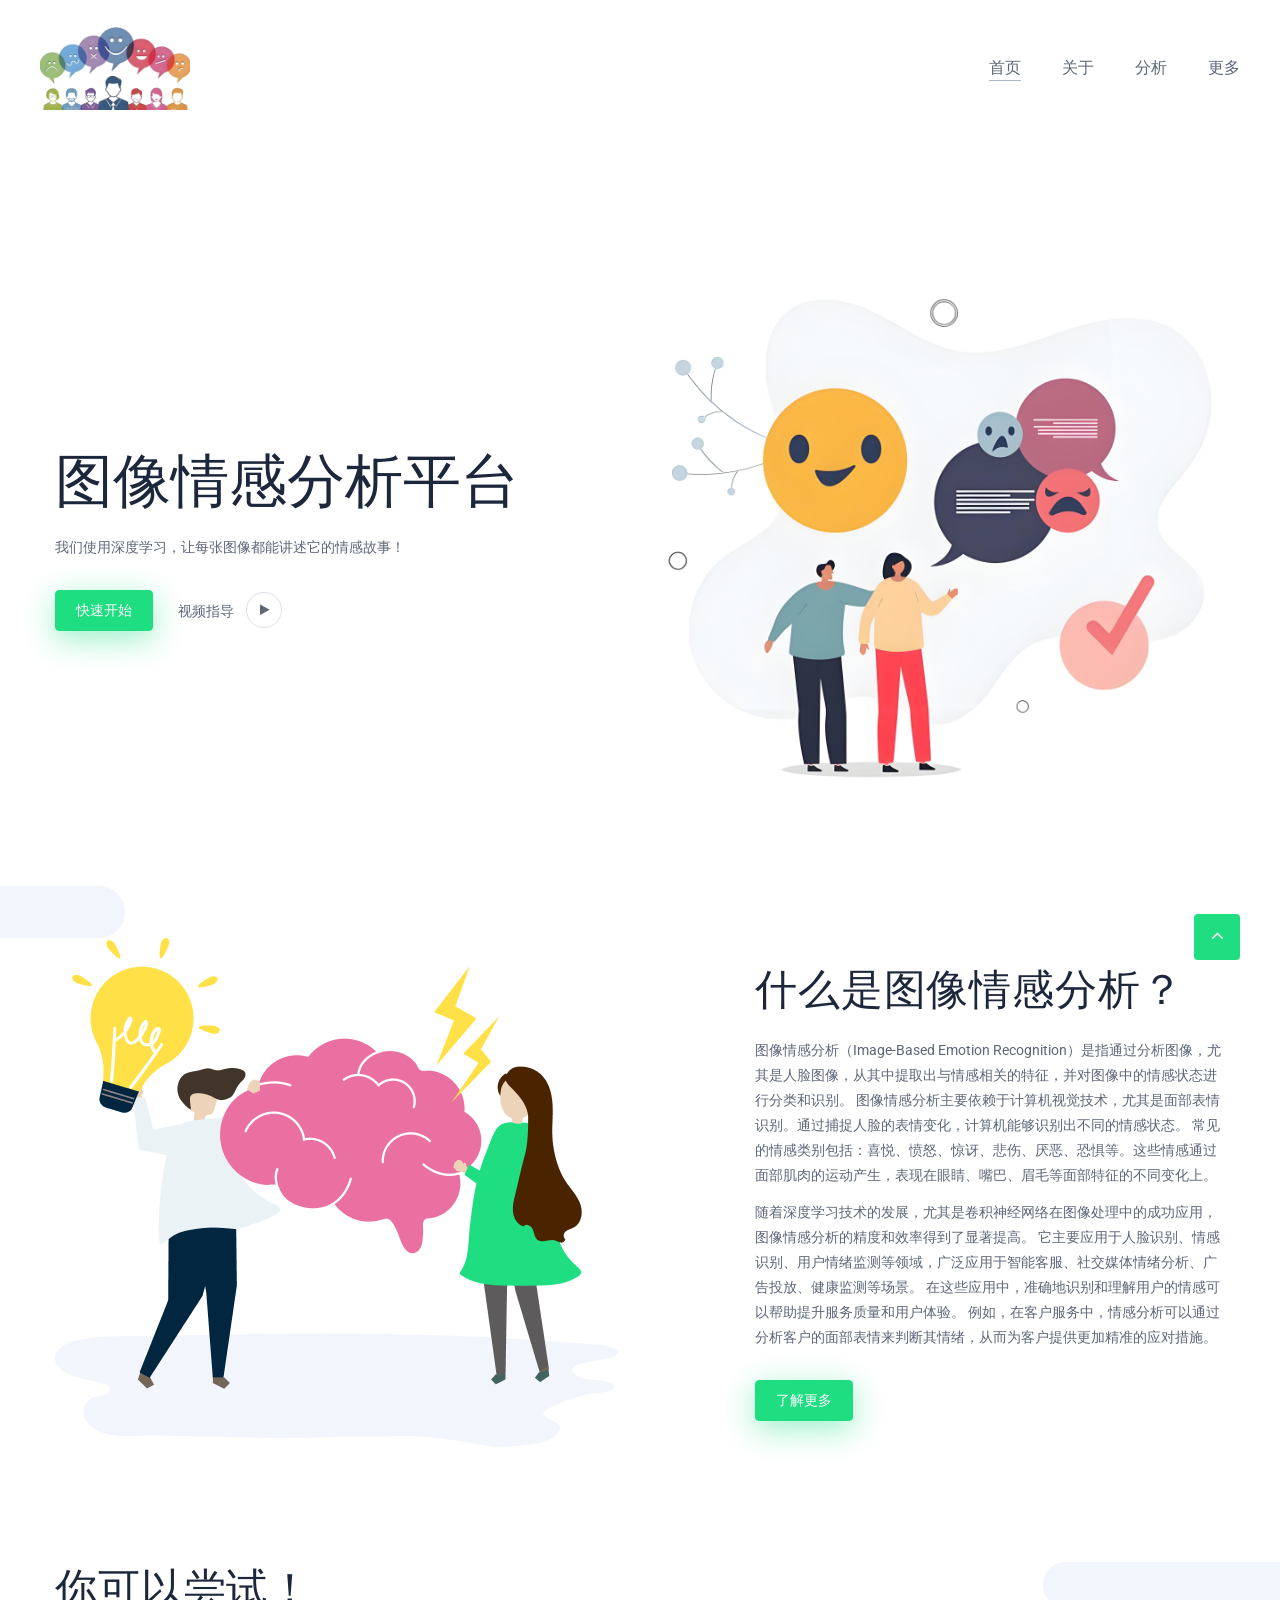
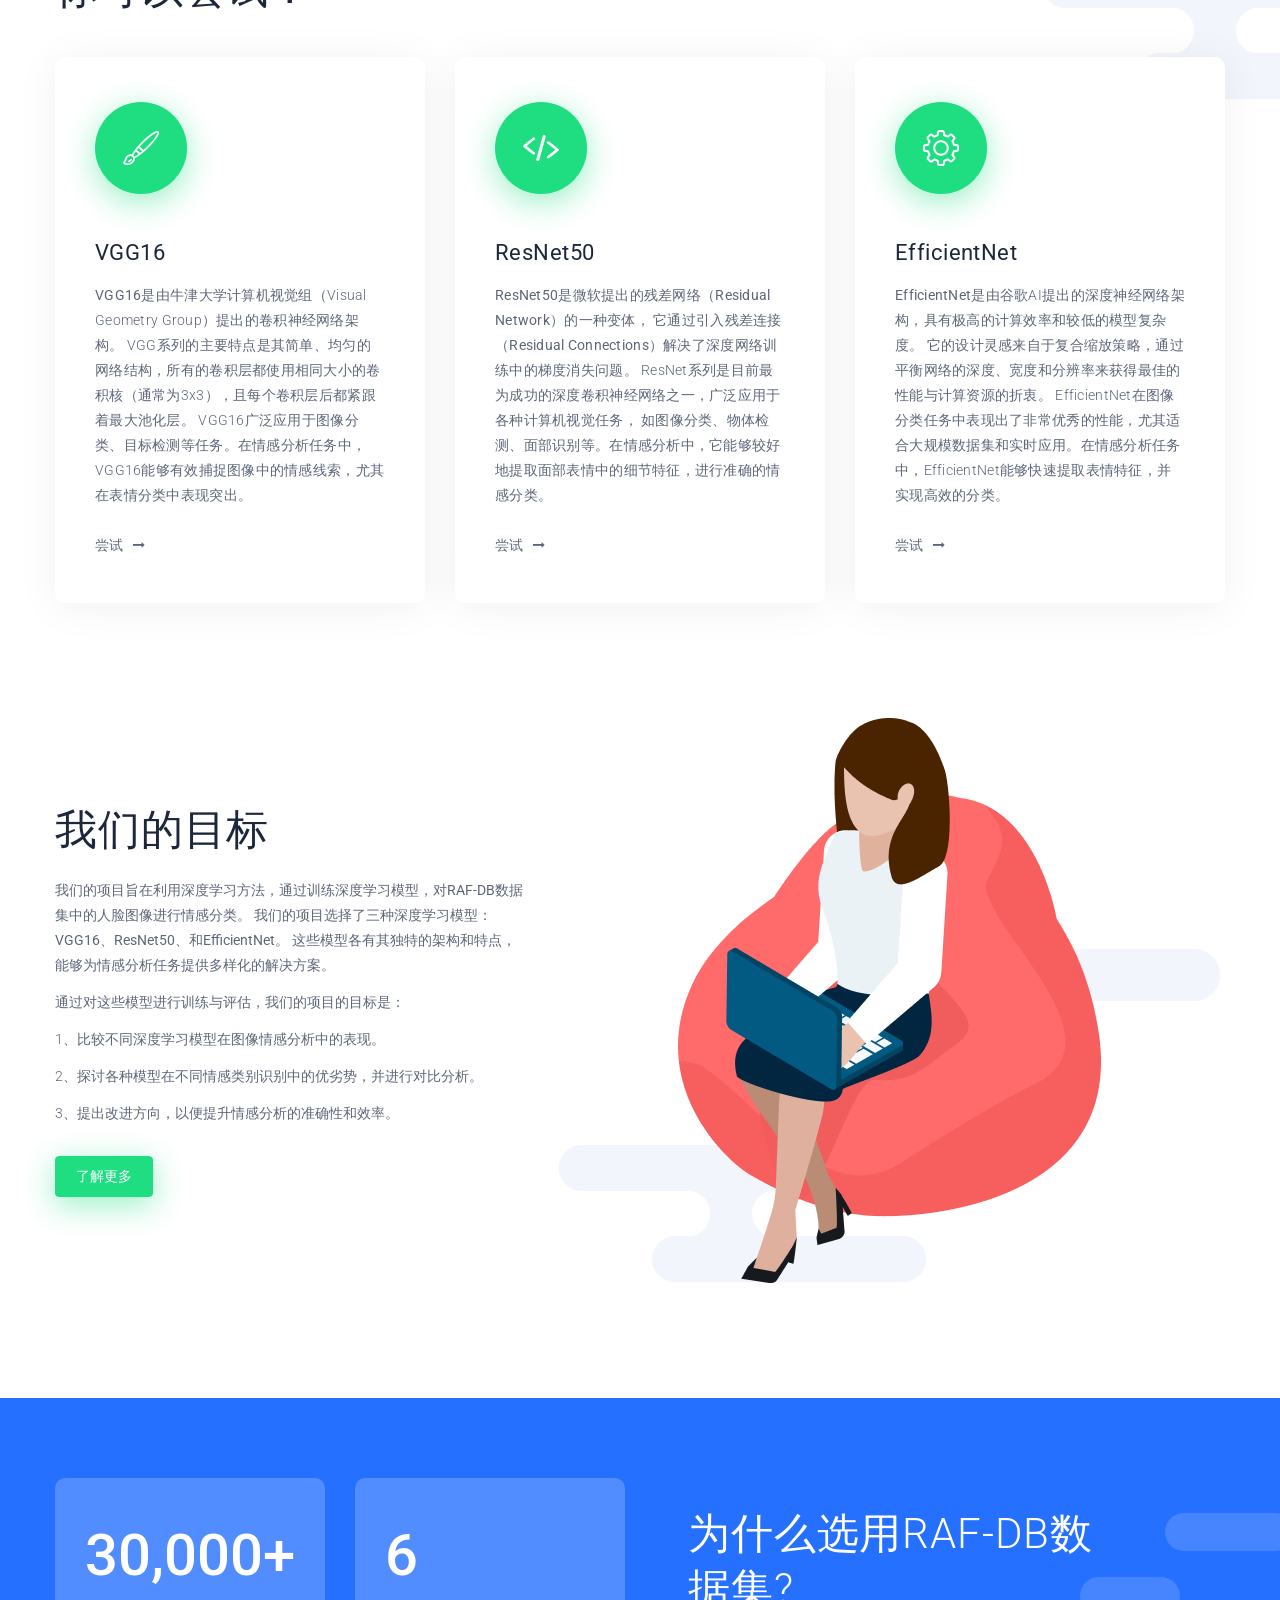
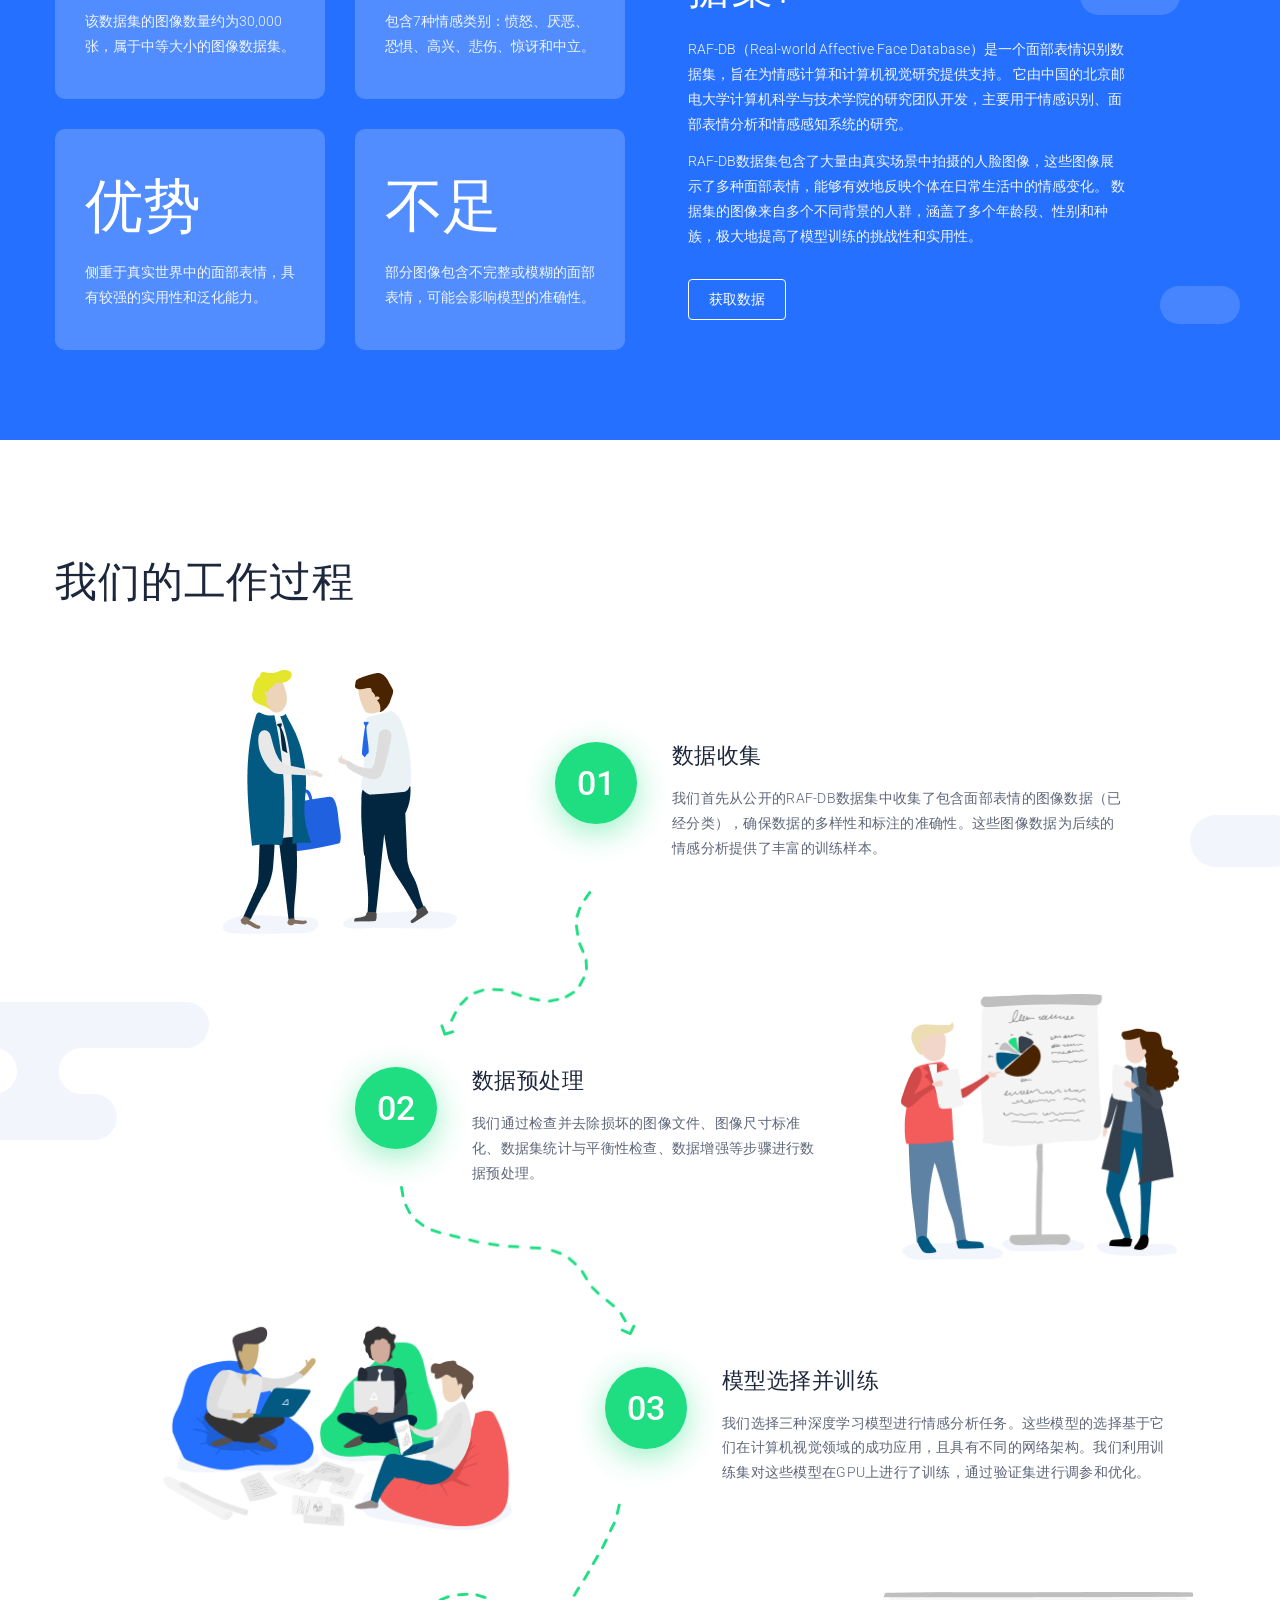
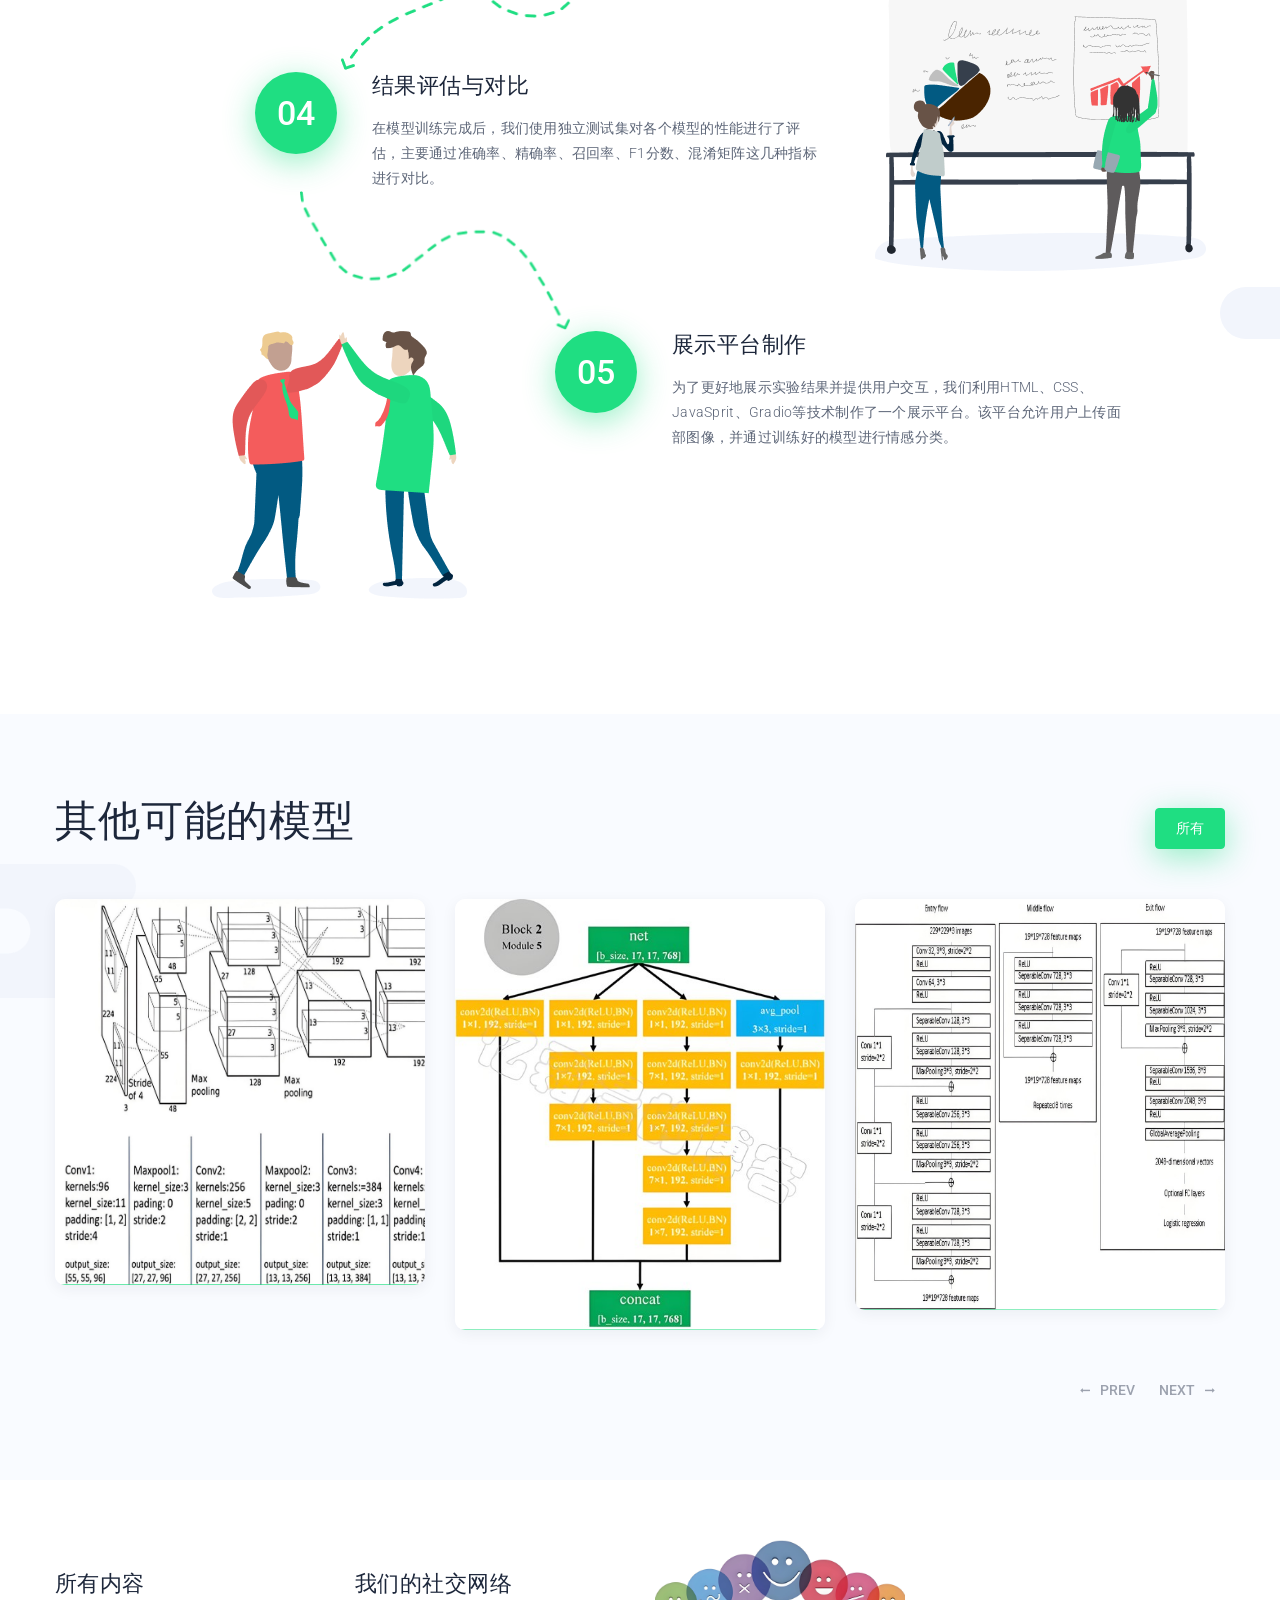
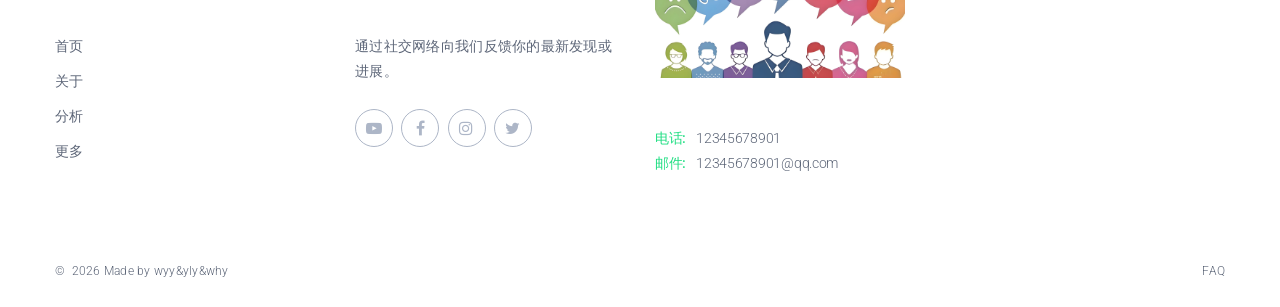
<file: Recognition/front/index.html>
<!DOCTYPE html>
<html class="wide wow-animation" lang="en"> 
  <head>
    <title>首页</title>
    <meta charset="utf-8">
    <meta name="viewport" content="width=device-width, height=device-height, initial-scale=1.0">
    <meta http-equiv="X-UA-Compatible" content="IE=edge">
    <link rel="icon" href="images/favicon.ico" type="image/x-icon">
    <link rel="stylesheet" type="text/css" href="https://fonts.googleapis.com/css?family=Roboto:300,400,500">
    <link rel="stylesheet" href="css/bootstrap.css">
    <link rel="stylesheet" href="css/fonts.css">
    <link rel="stylesheet" href="css/style.css">
  </head>
  <body>
    <div class="preloader">
      <div class="preloader-body">
        <div class="cssload-container">
          <div class="cssload-speeding-wheel"></div>
        </div>
        <p>登录...</p>
      </div>
    </div>
    <div class="page">
      <header class="section page-header">
        <!--RD Navbar-->
        <div class="rd-navbar-wrap">
          <nav class="rd-navbar rd-navbar-classic" data-layout="rd-navbar-fixed" data-sm-layout="rd-navbar-fixed" data-md-layout="rd-navbar-fixed" data-md-device-layout="rd-navbar-fixed" data-lg-layout="rd-navbar-static" data-lg-device-layout="rd-navbar-static" data-xl-layout="rd-navbar-static" data-xl-device-layout="rd-navbar-static" data-lg-stick-up-offset="46px" data-xl-stick-up-offset="46px" data-xxl-stick-up-offset="46px" data-lg-stick-up="true" data-xl-stick-up="true" data-xxl-stick-up="true">
            <div class="rd-navbar-main-outer">
              <div class="rd-navbar-main">
                <!--RD Navbar Panel-->
                <div class="rd-navbar-panel">
                  <!--RD Navbar Toggle-->
                  <button class="rd-navbar-toggle" data-rd-navbar-toggle=".rd-navbar-nav-wrap"><span></span></button>
                  <!--RD Navbar Brand-->
                  <div class="rd-navbar-brand">
                    <a class="brand" href="index.html">
                      <img class="brand-logo-dark" src="images/logo-default-300x100.png" alt="" width="150" height="50"/>
                      <!-- <div class="brand-logo-dark" style="font-size: 24px; font-weight: bold; color: #333; text-transform: uppercase;">图像情感分析平台</div> -->
                    </a>
                  </div>
                </div>
                <div class="rd-navbar-main-element">
                  <div class="rd-navbar-nav-wrap">
                    <ul class="rd-navbar-nav">
                      <li class="rd-nav-item active"><a class="rd-nav-link" href="index.html">首页</a></li>
                      <li class="rd-nav-item"><a class="rd-nav-link" href="about-us.html">关于</a></li>
                      <li class="rd-nav-item"><a class="rd-nav-link" href="services.html">分析</a></li>
                      <li class="rd-nav-item"><a class="rd-nav-link" href="contacts.html">更多</a></li>
                    </ul>
                  </div>
                </div>
              </div>
            </div>
          </nav>
        </div>
      </header>
      <section class="section-lg bg-default section-decoration-6"> 
        <div class="container">
          <div class="row row-50 align-items-lg-center justify-content-lg-between">
            <div class="col-lg-6 order-lg-2">
              <div class="animate-box">
                <div class="wow slideInRight" data-wow-delay="0.1s"> <img src="images/home-8-584x472.png" alt="" width="584" height="472"/>
                </div>
              </div>
            </div>
            <div class="col-lg-6 col-xl-5 order-lg-1">
              <div class="animate-box">
                <h1 class="wow slideInLeft" data-wow-delay="0.2s">图像情感分析平台</h1>
                <p class="wow slideInLeft" data-wow-delay="0.3s">我们使用深度学习，让每张图像都能讲述它的情感故事！</p>
              </div>
              <div class="button-group wow fadeIn" data-wow-delay="0.35s"><a class="button button-primary button-shadow" href="services.html">快速开始</a><a class="button-link button-video" href="#" data-lightgallery="item"> <span>视频指导</span><span class="icon fa-play"></span></a></div>
            </div>
          </div>
        </div>
      </section>
      <section class="section-lg bg-default">
        <div class="container">
          <div class="row row-30 align-items-lg-center">
            <div class="col-lg-7 text-center text-lg-start">
              <div class="animate-box">
                <div class="wow slideInLeft" data-wow-delay="0.1s"><img src="images/home-2-563x509.png" alt="" width="563" height="509"/>
                </div>
              </div>
            </div>
            <div class="col-lg-5 col-xl-5">
              <div class="animate-box">
                <h2 class="wow slideInRight" data-wow-delay="0.2s">什么是图像情感分析？</h2>
                <p class="wow slideInRight" data-wow-delay="0.3s">
                  <strong>图像情感分析（Image-Based Emotion Recognition）</strong>是指通过分析图像，尤其是人脸图像，从其中提取出与情感相关的特征，并对图像中的情感状态进行分类和识别。
                  图像情感分析主要依赖于计算机视觉技术，尤其是面部表情识别。通过捕捉人脸的表情变化，计算机能够识别出不同的情感状态。
                  常见的情感类别包括：喜悦、愤怒、惊讶、悲伤、厌恶、恐惧等。这些情感通过面部肌肉的运动产生，表现在眼睛、嘴巴、眉毛等面部特征的不同变化上。
                </p>
                <p class="wow slideInRight" data-wow-delay="0.3s">
                  随着深度学习技术的发展，尤其是卷积神经网络在图像处理中的成功应用，图像情感分析的精度和效率得到了显著提高。
                  它主要应用于人脸识别、情感识别、用户情绪监测等领域，广泛应用于智能客服、社交媒体情绪分析、广告投放、健康监测等场景。
                  在这些应用中，准确地识别和理解用户的情感可以帮助提升服务质量和用户体验。
                  例如，在客户服务中，情感分析可以通过分析客户的面部表情来判断其情绪，从而为客户提供更加精准的应对措施。
                </p>
              </div>
              <div class="button-block group-lg wow fadeIn" data-wow-delay="0.4s"> 
                <a class="button button-primary button-shadow" href="about-us.html">了解更多</a>
              </div>
            </div>
          </div>
        </div>
      </section>
      <!-- services-->
      <section class="section-lg bg-default section-decoration-2 section-decoration-2-mode">
        <div class="container">
          <div class="block-sm animate-box text-center text-md-start ms-md-0">
            <div class="wow fadeInDown">
              <h2>你可以尝试！ </h2>
            </div>
          </div>
          <div class="row row-20">
            <div class="col-sm-6 col-lg-4 wow fadeIn" data-wow-delay="0.2s">
              <div class="box-icon-classic">
                <div class="icon-main">
                  <svg width="36" height="34" viewbox="0 0 36 34" fill="none" xmlns="http://www.w3.org/2000/svg">
                    <path d="M35.5096 0.487019C34.4769 -0.538604 32.4056 0.0465582 28.9911 2.3291C26.0904 4.26819 22.6111 7.20503 19.194 10.599C14.1282 15.6304 10.2768 20.5705 8.99441 23.6206C8.78333 23.5446 8.56445 23.4838 8.33861 23.4395C7.01167 23.1788 5.57048 23.5121 4.38437 24.3534C2.68232 25.5606 2.23155 27.2845 2.16609 27.5751C1.80777 28.9042 1.12919 30.1724 0.20289 31.2435C-0.0950238 31.588 -0.0609926 32.106 0.279531 32.4092C1.46971 33.4686 2.99219 34 4.57576 34C6.10197 34 7.68498 33.5063 9.08118 32.516C9.73586 32.0517 10.2315 31.5383 10.3275 31.4366C11.5138 30.1704 12.0175 28.5102 11.7676 26.9933C14.7805 25.9205 20.033 21.9524 25.3288 16.6924C28.7459 13.2985 31.7028 9.84263 33.655 6.96165C35.9531 3.5701 36.5424 1.51285 35.5096 0.487019ZM9.09791 30.298C9.05277 30.3458 8.64123 30.7765 8.1044 31.1571C6.15449 32.5399 3.76724 32.6998 2.03326 31.6351C2.8453 30.5293 3.4488 29.2828 3.79551 27.9859V27.9858C3.79937 27.9713 3.80289 27.9566 3.80598 27.9418C3.80887 27.9286 4.1008 26.606 5.36123 25.7121C6.17193 25.137 7.13851 24.9057 8.01278 25.0774C8.73383 25.2189 9.34 25.6277 9.71961 26.2283C10.4646 27.4069 10.2027 29.1189 9.09791 30.298ZM11.195 25.4267C11.1778 25.3981 10.9229 24.8841 10.448 24.5021C10.8571 23.4156 11.7379 21.9472 12.9656 20.2609L15.5991 22.8767C13.7465 24.2013 12.2284 25.0647 11.195 25.4267ZM16.9593 21.8666L13.985 18.9124C14.499 18.2552 15.0551 17.5745 15.6477 16.8783L19.0091 20.2169C18.2977 20.8136 17.6125 21.3643 16.9593 21.8666ZM32.0034 6.40338C30.1102 9.12115 27.3176 12.3559 24.1402 15.5116C22.8062 16.8366 21.5128 18.042 20.284 19.1218L16.7503 15.612C17.8711 14.3527 19.0931 13.0603 20.3827 11.7796C23.56 8.6237 26.8168 5.85006 29.553 3.96943C32.9221 1.65399 34.0846 1.65029 34.308 1.6806C34.3386 1.90219 34.3345 3.05729 32.0034 6.40338Z"></path>
                    <path d="M8.38523 28.0425C7.97861 27.8202 7.46751 27.9674 7.24363 28.3713C7.22099 28.4122 7.19364 28.4504 7.16221 28.4849C7.09935 28.5498 6.89278 28.7481 6.67818 28.9004C6.35263 29.1313 6.00135 29.2967 5.63404 29.3922C5.18496 29.5089 4.91622 29.965 5.03371 30.4111C5.13257 30.7863 5.47317 31.0347 5.84617 31.0347C5.91663 31.0347 5.98813 31.0259 6.0595 31.0074C6.62545 30.8603 7.16228 30.6087 7.6551 30.2592C7.97144 30.0348 8.39135 29.624 8.39423 29.6209C8.51917 29.4863 8.6276 29.3367 8.71647 29.1763C8.9402 28.7724 8.79191 28.2647 8.38523 28.0425Z"></path>
                  </svg>
                </div>
                <h4 class="box-icon-title"><a href="https://gist.github.com/ksimonyan/211839e770f7b538e2d8#file-readme-md" target="_blank">VGG16</a></h4>
                <p>
                  <strong>VGG16</strong>是由牛津大学计算机视觉组（Visual Geometry Group）提出的<strong>卷积神经网络架构</strong>。
                  VGG系列的主要特点是其简单、均匀的网络结构，所有的卷积层都使用相同大小的卷积核（通常为3x3），且每个卷积层后都紧跟着最大池化层。
                  VGG16广泛应用于图像分类、目标检测等任务。在情感分析任务中，VGG16能够有效捕捉图像中的情感线索，尤其在表情分类中表现突出。
                </p>
                <a class="button-link" href="http://127.0.0.1:7860" target="_blank"><span>尝试</span><span class="icon fa-long-arrow-right"></span></a>
              </div>
            </div>
            <div class="col-sm-6 col-lg-4 wow fadeIn" data-wow-delay="0.3s">
              <div class="box-icon-classic">
                <div class="icon-main">
                  <svg width="36" height="26" viewbox="0 0 36 26" fill="none" xmlns="http://www.w3.org/2000/svg">
                    <path d="M0.439062 10.2026L9.64419 2.93432C10.2297 2.47172 11.1791 2.47172 11.7644 2.93432C12.3497 3.3965 12.3497 4.14611 11.7644 4.60825L3.61928 11.0396L11.7642 17.4707C12.3495 17.9331 12.3495 18.6827 11.7642 19.1448C11.1788 19.6072 10.2295 19.6072 9.64395 19.1448L0.438825 11.8764C0.146165 11.6452 -2.7714e-08 11.3425 0 11.0396C2.77277e-08 10.7367 0.146449 10.4337 0.439062 10.2026Z"></path>
                    <path d="M35.5609 13.9915L26.3558 6.7232C25.7703 6.2606 24.8209 6.26061 24.2356 6.7232C23.6503 7.18538 23.6503 7.93499 24.2356 8.39713L32.3807 14.8285L24.2358 21.2596C23.6505 21.722 23.6505 22.4715 24.2358 22.9337C24.8212 23.3961 25.7705 23.3961 26.356 22.9337L35.5612 15.6653C35.8538 15.4341 36 15.1314 36 14.8285C36 14.5255 35.8535 14.2226 35.5609 13.9915Z"></path>
                    <path d="M19.7644 1.08046C19.9824 0.303056 20.8189 -0.158287 21.6326 0.0500167C22.4464 0.25832 22.9293 1.05739 22.7113 1.83479L16.2364 24.9195C16.0183 25.6969 15.1819 26.1583 14.3681 25.95C13.5544 25.7417 13.0714 24.9426 13.2895 24.1652L19.7644 1.08046Z"></path>
                  </svg>
                </div>
                <h4 class="box-icon-title"><a href="https://huggingface.co/microsoft/resnet-50" target="_blank">ResNet50</a></h4>
                <p>
                  <strong>ResNet50</strong>是微软提出的<strong>残差网络（Residual Network）</strong>的一种变体，
                  它通过引入<strong>残差连接（Residual Connections）</strong>解决了深度网络训练中的梯度消失问题。
                  ResNet系列是目前最为成功的深度卷积神经网络之一，广泛应用于各种计算机视觉任务，
                  如图像分类、物体检测、面部识别等。在情感分析中，它能够较好地提取面部表情中的细节特征，进行准确的情感分类。
                </p>
                <a class="button-link" href="http://127.0.0.1:7860" target="_blank"><span>尝试</span><span class="icon fa-long-arrow-right"></span></a>
              </div>
            </div>
            <div class="col-sm-6 col-lg-4 wow fadeIn" data-wow-delay="0.4s">
              <div class="box-icon-classic">
                <div class="icon-main">
                  <svg width="36" height="36" viewbox="0 0 36 36" fill="none" xmlns="http://www.w3.org/2000/svg">
                    <path d="M34.1573 14.221L31.6305 13.7924C31.3673 12.9426 31.0289 12.1228 30.6152 11.3407L32.1043 9.25757C32.736 8.37017 32.6382 7.15939 31.8636 6.39231L29.6226 4.15124C29.2014 3.7301 28.6449 3.49697 28.0508 3.49697C27.5845 3.49697 27.1408 3.63986 26.7648 3.91059L24.6742 5.39962C23.862 4.97096 23.0122 4.61751 22.1323 4.35429L21.7112 1.85753C21.5307 0.782118 20.6057 0 19.5152 0H16.3492C15.2587 0 14.3337 0.782118 14.1532 1.85753L13.7171 4.41446C12.8748 4.67767 12.0551 5.02361 11.273 5.44475L9.20488 3.95571C8.82886 3.68498 8.37764 3.54209 7.91138 3.54209C7.31727 3.54209 6.75325 3.77522 6.33963 4.19637L4.09106 6.43743C3.32398 7.20451 3.2187 8.41529 3.85041 9.3027L5.35447 11.4159C4.94085 12.2056 4.60996 13.0253 4.35427 13.8751L1.85752 14.2962C0.782114 14.4767 0 15.4017 0 16.4922V19.6582C0 20.7487 0.782114 21.6737 1.85752 21.8542L4.41443 22.2904C4.67764 23.1327 5.02358 23.9524 5.44471 24.7345L3.96321 26.7951C3.3315 27.6825 3.42927 28.8933 4.20386 29.6603L6.44492 31.9014C6.86606 32.3225 7.42256 32.5557 8.01666 32.5557C8.48292 32.5557 8.92662 32.4128 9.30264 32.1421L11.4159 30.638C12.1754 31.0366 12.9726 31.3599 13.7923 31.6156L14.2134 34.1425C14.3939 35.2179 15.3189 36 16.4093 36H19.5829C20.6734 36 21.5984 35.2179 21.7789 34.1425L22.2075 31.6156C23.0573 31.3524 23.877 31.014 24.6591 30.6004L26.7423 32.0894C27.1183 32.3601 27.5695 32.503 28.0358 32.503C28.6299 32.503 29.1864 32.2699 29.6075 31.8488L31.8486 29.6077C32.6156 28.8406 32.7209 27.6298 32.0892 26.7424L30.6002 24.6518C31.0138 23.8621 31.3597 23.0424 31.6154 22.2001L34.1423 21.779C35.2177 21.5985 35.9998 20.6735 35.9998 19.583V16.417C36.0148 15.3265 35.2327 14.4015 34.1573 14.221ZM33.9843 19.583C33.9843 19.6808 33.9167 19.7635 33.8189 19.7786L30.6604 20.305C30.2618 20.3727 29.9459 20.666 29.8482 21.0495C29.5624 22.155 29.1262 23.2154 28.5396 24.2005C28.3366 24.5465 28.3516 24.9751 28.5847 25.306L30.4423 27.9231C30.4949 27.9983 30.4874 28.1111 30.4197 28.1788L28.1787 30.4199C28.126 30.4725 28.0734 30.4801 28.0358 30.4801C27.9906 30.4801 27.953 30.465 27.923 30.4424L25.3134 28.5849C24.99 28.3518 24.5539 28.3367 24.2079 28.5398C23.2228 29.1264 22.1624 29.5626 21.0569 29.8483C20.6658 29.9461 20.3726 30.2695 20.3124 30.6605L19.7785 33.8191C19.7634 33.9169 19.6807 33.9845 19.5829 33.9845H16.4169C16.3191 33.9845 16.2364 33.9169 16.2213 33.8191L15.6949 30.6605C15.6272 30.262 15.3339 29.9461 14.9504 29.8483C13.875 29.5701 12.8372 29.1414 11.8671 28.5849C11.7091 28.4947 11.5287 28.4496 11.3557 28.4496C11.1526 28.4496 10.9421 28.5097 10.7691 28.6376L8.13699 30.5101C8.09939 30.5327 8.06179 30.5477 8.02418 30.5477C7.9941 30.5477 7.93394 30.5402 7.8813 30.4876L5.64024 28.2465C5.57256 28.1788 5.56504 28.0735 5.61768 27.9908L7.46768 25.3963C7.70081 25.0654 7.71585 24.6292 7.5128 24.2833C6.92622 23.3056 6.475 22.2452 6.18923 21.1398C6.08394 20.7562 5.76809 20.4629 5.37703 20.3952L2.19593 19.8538C2.09817 19.8387 2.03049 19.756 2.03049 19.6582V16.4922C2.03049 16.3944 2.09817 16.3117 2.19593 16.2966L5.33191 15.7702C5.73049 15.7025 6.05386 15.4092 6.15162 15.0182C6.42988 13.9127 6.85853 12.8448 7.4376 11.8596C7.64065 11.5137 7.61809 11.085 7.38496 10.7616L5.5124 8.12952C5.45975 8.05431 5.46727 7.94151 5.53496 7.87383L7.77601 5.63276C7.82866 5.58011 7.8813 5.57259 7.9189 5.57259C7.96402 5.57259 8.00162 5.58763 8.03171 5.61019L10.6262 7.4602C10.9571 7.69334 11.3933 7.70838 11.7392 7.50533C12.7169 6.91874 13.7772 6.46752 14.8827 6.18174C15.2663 6.07646 15.5595 5.7606 15.6272 5.36954L16.1687 2.18843C16.1837 2.09066 16.2665 2.02298 16.3642 2.02298H19.5303C19.628 2.02298 19.7108 2.09066 19.7258 2.18843L20.2522 5.32442C20.3199 5.723 20.6132 6.04638 21.0043 6.14414C22.1398 6.42991 23.2228 6.87362 24.2305 7.46773C24.5764 7.67078 25.0051 7.65573 25.336 7.4226L27.9305 5.55755C27.9681 5.53499 28.0057 5.51995 28.0433 5.51995C28.0734 5.51995 28.1335 5.52747 28.1862 5.58011L30.4272 7.82118C30.4949 7.88887 30.5024 7.99415 30.4498 8.07688L28.5923 10.6864C28.3591 11.0098 28.3441 11.446 28.5471 11.7919C29.1337 12.7771 29.5699 13.8375 29.8557 14.943C29.9534 15.334 30.2768 15.6273 30.6679 15.6875L33.8264 16.2214C33.9242 16.2365 33.9919 16.3192 33.9919 16.417V19.583H33.9843Z"></path>
                    <path d="M18.0037 10.2277C13.7171 10.2277 10.2352 13.7096 10.2352 17.9962C10.2352 22.2829 13.7171 25.7648 18.0037 25.7648C22.2902 25.7648 25.7721 22.2829 25.7721 17.9962C25.7721 13.7096 22.2902 10.2277 18.0037 10.2277ZM18.0037 23.7343C14.8376 23.7343 12.2656 21.1623 12.2656 17.9962C12.2656 14.8302 14.8376 12.2582 18.0037 12.2582C21.1697 12.2582 23.7417 14.8302 23.7417 17.9962C23.7417 21.1623 21.1697 23.7343 18.0037 23.7343Z"></path>
                  </svg>
                </div>
                <h4 class="box-icon-title"><a href="https://github.com/lukemelas/EfficientNet-PyTorch" target="_blank">EfficientNet</a></h4>
                <p>
                  <strong>EfficientNet</strong>是由谷歌AI提出的深度神经网络架构，具有极高的计算效率和较低的模型复杂度。
                  它的设计灵感来自于<strong>复合缩放策略</strong>，通过平衡网络的深度、宽度和分辨率来获得最佳的性能与计算资源的折衷。
                  EfficientNet在图像分类任务中表现出了非常优秀的性能，尤其适合大规模数据集和实时应用。在情感分析任务中，EfficientNet能够快速提取表情特征，并实现高效的分类。
                </p>
                <a class="button-link" href="http://127.0.0.1:7860" target="_blank"><span>尝试</span><span class="icon fa-long-arrow-right"></span></a>
              </div>
            </div>
          </div>
        </div>
      </section>
      <!-- contact us-->
      <section class="bg-default section-lg">
        <div class="container">
          <div class="row row-50 align-items-lg-center">
            <div class="col-lg-7 text-center order-lg-2">
              <div class="animate-box">
                <div class="block-img-decoration wow slideInRight"><img src="images/home-7-423x565.png" alt="" width="423" height="565"/>
                </div>
              </div>
            </div>
            <div class="col-lg-5">
              <div class="animate-box">
                <h2 class="wow slideInLeft" data-wow-delay="0.15s">我们的目标</h2>
                <p class="wow slideInLeft" data-wow-delay="0.25s">
                  我们的项目旨在利用深度学习方法，通过训练深度学习模型，对<strong>RAF-DB数据集</strong>中的人脸图像进行情感分类。
                  我们的项目选择了三种深度学习模型：<strong>VGG16、ResNet50、和EfficientNet</strong>。
                  这些模型各有其独特的架构和特点，能够为情感分析任务提供多样化的解决方案。
                </p>
                <p class="wow slideInLeft" data-wow-delay="0.25s">
                  通过对这些模型进行训练与评估，我们的项目的目标是：
                </p>
                <p class="wow slideInLeft" data-wow-delay="0.25s">
                  1、比较不同深度学习模型在图像情感分析中的表现。
                </p>
                <p class="wow slideInLeft" data-wow-delay="0.25s">
                  2、探讨各种模型在不同情感类别识别中的优劣势，并进行对比分析。
                </p>
                <p class="wow slideInLeft" data-wow-delay="0.25s">
                  3、提出改进方向，以便提升情感分析的准确性和效率。
                </p>
              </div>
              <div class="button-block group-lg wow fadeIn" data-wow-delay="0.35s">
                <a class="button button-primary button-shadow" href="about-us.html">了解更多</a>
              </div>
            </div>
          </div>
        </div>
      </section>
      <!-- section counter-->
      <section class="section-md bg-secondary section-decoration-5">
        <div class="decoration-element"></div>
        <div class="container">
          <div class="row row-50 align-items-lg-center">
            <div class="col-lg-6">
              <div class="row row-30 fadeInUp">
                <div class="col-sm-6">
                  <div class="box-counter-classic">
                    <div class="box-counter-inner">
                      <div class="counter-postfix heading-1">30,000</div>
                      <div class="counter-postfix heading-1">+</div>
                    </div>
                    <p>该数据集的图像数量约为30,000张，属于中等大小的图像数据集。</p>
                  </div>
                </div>
                <div class="col-sm-6">
                  <div class="box-counter-classic">
                    <div class="box-counter-inner">
                      <div class="counter heading-1">7</div>
                    </div>
                    <p>包含7种情感类别：愤怒、厌恶、恐惧、高兴、悲伤、惊讶和中立。</p>
                  </div>
                </div>
                <div class="col-sm-6">
                  <div class="box-counter-classic">
                    <div class="box-counter-inner">
                      <div class="counter-postfix heading-1">优势</div>
                    </div>
                    <p>侧重于真实世界中的面部表情，具有较强的实用性和泛化能力。</p>
                  </div>
                </div>
                <div class="col-sm-6">
                  <div class="box-counter-classic">
                    <div class="box-counter-inner">
                      <div class="counter-postfix heading-1">不足</div>
                    </div>
                    <p>部分图像包含不完整或模糊的面部表情，可能会影响模型的准确性。</p>
                  </div>
                </div>
              </div>
            </div>
            <div class="col-lg-6 col-xl-5 ps-lg-5">
              <div class="animate-box">
                <h2 class="wow slideInRight">为什么选用RAF-DB数据集?</h2>
                <p class="wow slideInRight" data-wow-delay="0.2s">
                  RAF-DB（Real-world Affective Face Database）是一个面部表情识别数据集，旨在为情感计算和计算机视觉研究提供支持。
                  它由中国的北京邮电大学计算机科学与技术学院的研究团队开发，主要用于情感识别、面部表情分析和情感感知系统的研究。
                </p>
                <p class="wow slideInRight" data-wow-delay="0.2s">
                  RAF-DB数据集包含了大量由真实场景中拍摄的人脸图像，这些图像展示了多种面部表情，能够有效地反映个体在日常生活中的情感变化。
                  数据集的图像来自多个不同背景的人群，涵盖了多个年龄段、性别和种族，极大地提高了模型训练的挑战性和实用性。
                </p>
                <div class="button-block wow fadeInUp" data-wow-delay="0.3s">
                  <a class="button button-default-outline wow fadeInUp" href="https://gitcode.com/open-source-toolkit/71b80/overview?utm_source=tools_gitcode&index=top&type=href&&null" target="_blank">获取数据</a>
                </div>
              </div>
            </div>
          </div>
        </div>
      </section>
      <!-- Work plan-->
      <section class="section-lg bg-default section-decoration-4">
        <div class="decoration-img"><img src="images/section-decorate-img-3.png" alt=""></div>
        <div class="container">
          <div class="row justify-content-center justify-content-md-start">
            <div class="col-sm-9 col-lg-7 col-xl-5">
              <div class="animate-box text-center text-md-start">
                <div class="wow fadeInDown">
                  <h2>我们的工作过程</h2>
                </div>
              </div>
            </div>
          </div>
          <div class="row row-30 justify-content-center align-items-md-center">
            <div class="col-md-5 col-lg-4 text-center">
              <div class="animate-box">
                <div class="wow slideInLeft" data-wow-delay="0.2s"><img src="images/home-3-234x264.png" alt="" width="234" height="264"/>
                </div>
              </div>
            </div>
            <div class="col-md-7 col-lg-6 position-relative">
              <div class="wow fadeIn" data-wow-delay="0.35s">
                <div class="box-numeric unit unit-spacing-lg flex-column flex-sm-row">
                  <div class="unit-left">
                    <div class="box-numeric-num"><span>01</span></div>
                  </div>
                  <div class="unit-body">
                    <h4>数据收集</h4>
                    <p>我们首先从公开的RAF-DB数据集中收集了包含面部表情的图像数据（已经分类），确保数据的多样性和标注的准确性。这些图像数据为后续的情感分析提供了丰富的训练样本。</p>
                  </div>
                </div>
              </div>
              <div class="arrow-block arrow-1 wow fadeIn" data-wow-delay="0.45s"><img src="images/arrow-1-152x146.png" alt="" width="152" height="146"/>
              </div>
            </div>
          </div>
          <div class="row row-30 align-items-md-center justify-content-md-end">
            <div class="col-md-5 col-lg-4 order-md-2 text-center">
              <div class="animate-box">
                <div class="wow slideInRight" data-wow-delay="0.6s"><img src="images/home-4-279x267.png" alt="" width="279" height="267"/>
                </div>
              </div>
            </div>
            <div class="col-md-7 col-lg-6 col-xl-5 order-md-1 position-relative">
              <div class="wow fadeIn" data-wow-delay="0.8s">
                <div class="box-numeric unit unit-spacing-lg flex-column flex-sm-row">
                  <div class="unit-left">
                    <div class="box-numeric-num"><span>02</span></div>
                  </div>
                  <div class="unit-body">
                    <h4>数据预处理</h4>
                    <p>我们通过检查并去除损坏的图像文件、图像尺寸标准化、数据集统计与平衡性检查、数据增强等步骤进行数据预处理。</p>
                  </div>
                </div>
              </div>
              <div class="arrow-block arrow-2 wow fadeIn" data-wow-delay="0.9s"><img src="images/arrow-2-236x150.png" alt="" width="236" height="150"/>
              </div>
            </div>
          </div>
          <div class="row row-30 justify-content-center align-items-md-center">
            <div class="col-md-5 col-lg-5 text-center">
              <div class="animate-box">
                <div class="wow slideInLeft" data-wow-delay="1s"><img src="images/home-5-356x206.png" alt="" width="356" height="206"/>
                </div>
              </div>
            </div>
            <div class="col-md-7 col-lg-6 position-relative">
              <div class="wow fadeIn" data-wow-delay="1.2s">
                <div class="box-numeric unit unit-spacing-lg flex-column flex-sm-row">
                  <div class="unit-left">
                    <div class="box-numeric-num"><span>03</span></div>
                  </div>
                  <div class="unit-body">
                    <h4>模型选择并训练</h4>
                    <p>我们选择三种深度学习模型进行情感分析任务。这些模型的选择基于它们在计算机视觉领域的成功应用，且具有不同的网络架构。我们利用训练集对这些模型在GPU上进行了训练，通过验证集进行调参和优化。</p>
                  </div>
                </div>
              </div>
              <div class="arrow-block arrow-3 wow fadeIn" data-wow-delay="1.3s"><img src="images/arrow-3-281x166.png" alt="" width="281" height="166"/>
              </div>
            </div>
          </div>
          <div class="row row-30 justify-content-md-end align-items-md-center">
            <div class="col-md-5 col-lg-4 order-md-2 text-center">
              <div class="animate-box">
                <div class="wow slideInRight" data-wow-delay="1.5s"><img src="images/home-6-331x279.png" alt="" width="331" height="279"/>
                </div>
              </div>
            </div>
            <div class="col-md-7 col-lg-6 order-md-1 position-relative">
              <div class="wow fadeIn" data-wow-delay="1.6s">
                <div class="box-numeric unit unit-spacing-lg flex-column flex-sm-row">
                  <div class="unit-left">
                    <div class="box-numeric-num"><span>04</span></div>
                  </div>
                  <div class="unit-body">
                    <h4>结果评估与对比</h4>
                    <p>在模型训练完成后，我们使用独立测试集对各个模型的性能进行了评估，主要通过准确率、精确率、召回率、F1分数、混淆矩阵这几种指标进行对比。
                      </p>
                  </div>
                </div>
              </div>
              <div class="arrow-block arrow-4 wow fadeIn" data-wow-delay="1.7s"><img src="images/arrow-4-270x139.png" alt="" width="270" height="139"/>
              </div>
            </div>
          </div>
          <div class="row row-30 justify-content-center">
            <div class="col-md-5 col-lg-4 text-center">
              <div class="animate-box">
                <div class="wow slideInLeft" data-wow-delay="1.8s"><img src="images/home-6-255x268.png" alt="" width="255" height="268"/>
                </div>
              </div>
            </div>
            <div class="col-md-7 col-lg-6 position-relative">
              <div class="wow fadeIn" data-wow-delay="1.9s">
                <div class="box-numeric unit unit-spacing-lg flex-column flex-sm-row">
                  <div class="unit-left">
                    <div class="box-numeric-num"><span>05</span></div>
                  </div>
                  <div class="unit-body">
                    <h4>展示平台制作</h4>
                    <p>为了更好地展示实验结果并提供用户交互，我们利用HTML、CSS、JavaSprit、Gradio等技术制作了一个展示平台。该平台允许用户上传面部图像，并通过训练好的模型进行情感分类。</p>
                  </div>
                </div>
              </div>
            </div>
          </div>
        </div>
      </section>
      <!-- Our work-->
      <section class="section-md bg-gray-200 section-decoration-3">
        <div class="container wow fadeIn" data-wow-delay="0.3s">
          <div class="row row-30 justify-content-lg-between align-items-md-end text-center">
            <div class="col-md-6 col-lg-5 text-md-start">
              <h2>其他可能的模型</h2>
            </div>
            <div class="col-md-6 text-md-end"><a class="button button-primary button-shadow" href="contacts.html">所有</a></div>
            <div class="col-12">
              <!-- Owl Carousel-->
              <div class="owl-carousel" data-items="1" data-sm-items="2" data-lg-items="3" data-dots="false" data-nav="true" data-stage-padding="0" data-loop="true" data-autoplay="5000" data-margin="30" data-mouse-drag="false">
                <div class="project-item"><img src="images/project-1-370x404.jpg" alt="" width="370" height="404"/>
                  <div class="project-item-caption context-dark">
                    <h2 class="project-item-title">AlexNet</h2>
                    <p>
                      AlexNet是由Alex Krizhevsky等人在2012年提出的一个卷积神经网络架构，广泛应用于图像分类任务。
                      AlexNet的成功标志着深度学习在计算机视觉领域的突破，特别是在ImageNet竞赛中的表现。
                    </p>
                    <a class="button-link" href="https://github.com/Lornatang/AlexNet-PyTorch" target="_blank"> <span>了解更多</span><span class="icon fa-long-arrow-right"></span></a>
                  </div>
                </div>

                <div class="project-item"><img src="images/project-2-370x404.jpg" alt="" width="370" height="404"/>
                  <div class="project-item-caption context-dark">
                    <h2 class="project-item-title">InceptionV3</h2>
                    <p>
                      InceptionV3是Google提出的一种深度卷积神经网络架构，
                      它基于Inception模块，采用了不同大小的卷积核来提取图像的不同特征，具有更高的计算效率和性能。
                    </p>
                    <a class="button-link" href="https://github.com/Lornatang/InceptionV3-PyTorch" target="_blank"> <span>了解更多</span><span class="icon fa-long-arrow-right"></span></a>
                  </div>
                </div>

                <div class="project-item"><img src="images/project-3-370x404.jpg" alt="" width="370" height="404"/>
                  <div class="project-item-caption context-dark">
                    <h2 class="project-item-title">MobileNetV2</h2>
                    <p>
                      MobileNetV2是Google推出的轻量级卷积神经网络，专门为移动设备和嵌入式设备设计。
                      它通过深度可分离卷积（Depthwise Separable Convolution）大幅度减少了模型的计算量和参数量，适合资源有限的设备。
                    </p>
                    <a class="button-link" href="https://github.com/tonylins/pytorch-mobilenet-v2" target="_blank"> <span>了解更多</span><span class="icon fa-long-arrow-right"></span></a>
                  </div>
                </div>

                <div class="project-item"><img src="images/project-4-370x404.jpg" alt="" width="370" height="404"/>
                  <div class="project-item-caption context-dark">
                    <h2 class="project-item-title">DenseNet</h2>
                    <p>
                      DenseNet是一种基于密集连接的卷积神经网络。与传统的卷积神经网络不同，
                      DenseNet中的每一层都与前面所有的层直接相连，这种设计使得信息和梯度能够更高效地传递，从而增强了模型的表现力。
                    </p>
                    <a class="button-link" href="https://github.com/liuzhuang13/DenseNet" target="_blank"> <span>了解更多</span><span class="icon fa-long-arrow-right"></span></a>
                  </div>
                </div>

                <div class="project-item"><img src="images/project-5-370x404.jpg" alt="" width="370" height="404"/>
                  <div class="project-item-caption context-dark">
                    <h2 class="project-item-title">Xception</h2>
                    <p>
                      Xception是一种基于深度可分离卷积的网络架构，是对Inception模型的扩展。
                      Xception去除了Inception中的1x1卷积，并完全依赖深度可分离卷积来提取特征。
                    </p>
                    <a class="button-link" href="https://medium.com/@saba99/xception-cd1adc84290f" target="_blank"> <span>了解更多</span><span class="icon fa-long-arrow-right"></span></a>
                  </div>
                </div>
              </div>
            </div>
          </div>
        </div>
      </section>
      <footer class="footer-classic bg-default text-center text-sm-start">
        <div class="section-sm">
          <div class="container">
            <div class="row row-30">
              <div class="col-sm-6 col-lg-3">
                <h4 class="footer-title">所有内容</h4>
                <ul class="list-sm footer-list">
                  <li><a href="index.html">首页</a></li>
                  <li><a href="about-us.html">关于</a></li>
                  <li><a href="services.html">分析</a></li>
                  <li><a href="contacts.html">更多</a></li>
                </ul>
              </div>

              <div class="col-sm-6 col-lg-3">
                <h4 class="footer-title">我们的社交网络</h4>
                <p>通过社交网络向我们反馈你的最新发现或进展。</p>
                <ul class="list-social list-inline">
                  <li class="list-inline-item"><a class="icon fa-youtube-play" href="#"></a></li>
                  <li class="list-inline-item"><a class="icon fa-facebook-f" href="#"></a></li>
                  <li class="list-inline-item"><a class="icon fa-instagram" href="#"></a></li>
                  <li class="list-inline-item"><a class="icon fa-twitter" href="#"></a></li>
                </ul>
              </div>

              <div class="col-sm-6 col-lg-3">
                <div class="brand-footer">
                  <a class="brand" href="index.html"><img class="brand-logo-dark" src="images/logo-default-300x100.png" alt="" width="250" height="150"/><img class="brand-logo-light" src="images/logo-default-300x100.png" alt="" width="150" height="50"/></a>
                </div>
                <ul class="contact-list">
                  <li><span>电话:  </span><a href="tel:#">12345678901</a></li>
                  <li><span>邮件:  </span><a href="mailto:#">12345678901@qq.com</a></li>
                </ul>
              </div>

              <!-- <div class="col-sm-6 col-lg-3">
                <h4 class="footer-title"></h4>
                <ul class="list-sm footer-list">
                </ul>
              </div> -->
            </div>
          </div>
        </div>
        <div class="section-xs">
          <div class="container">
            <div class="row row-30">
              <div class="col-md-6">
                <p class="rights"><span>&copy;&nbsp; </span><span class="copyright-year"></span><span>&nbsp;</span><span>Made by wyy&yly&why</span></p>
              </div>
              <div class="col-md-6 text-md-end">
                <ul class="footer-list-inline">
                  <li><a href="#">FAQ</a></li>
                </ul>
              </div>
            </div>
          </div>
        </div>
      </footer>
    </div>
    <div class="snackbars" id="form-output-global"></div>
    <script src="js/core.min.js"></script>
    <script src="js/script.js"></script>
  </body>
</html>
</file>
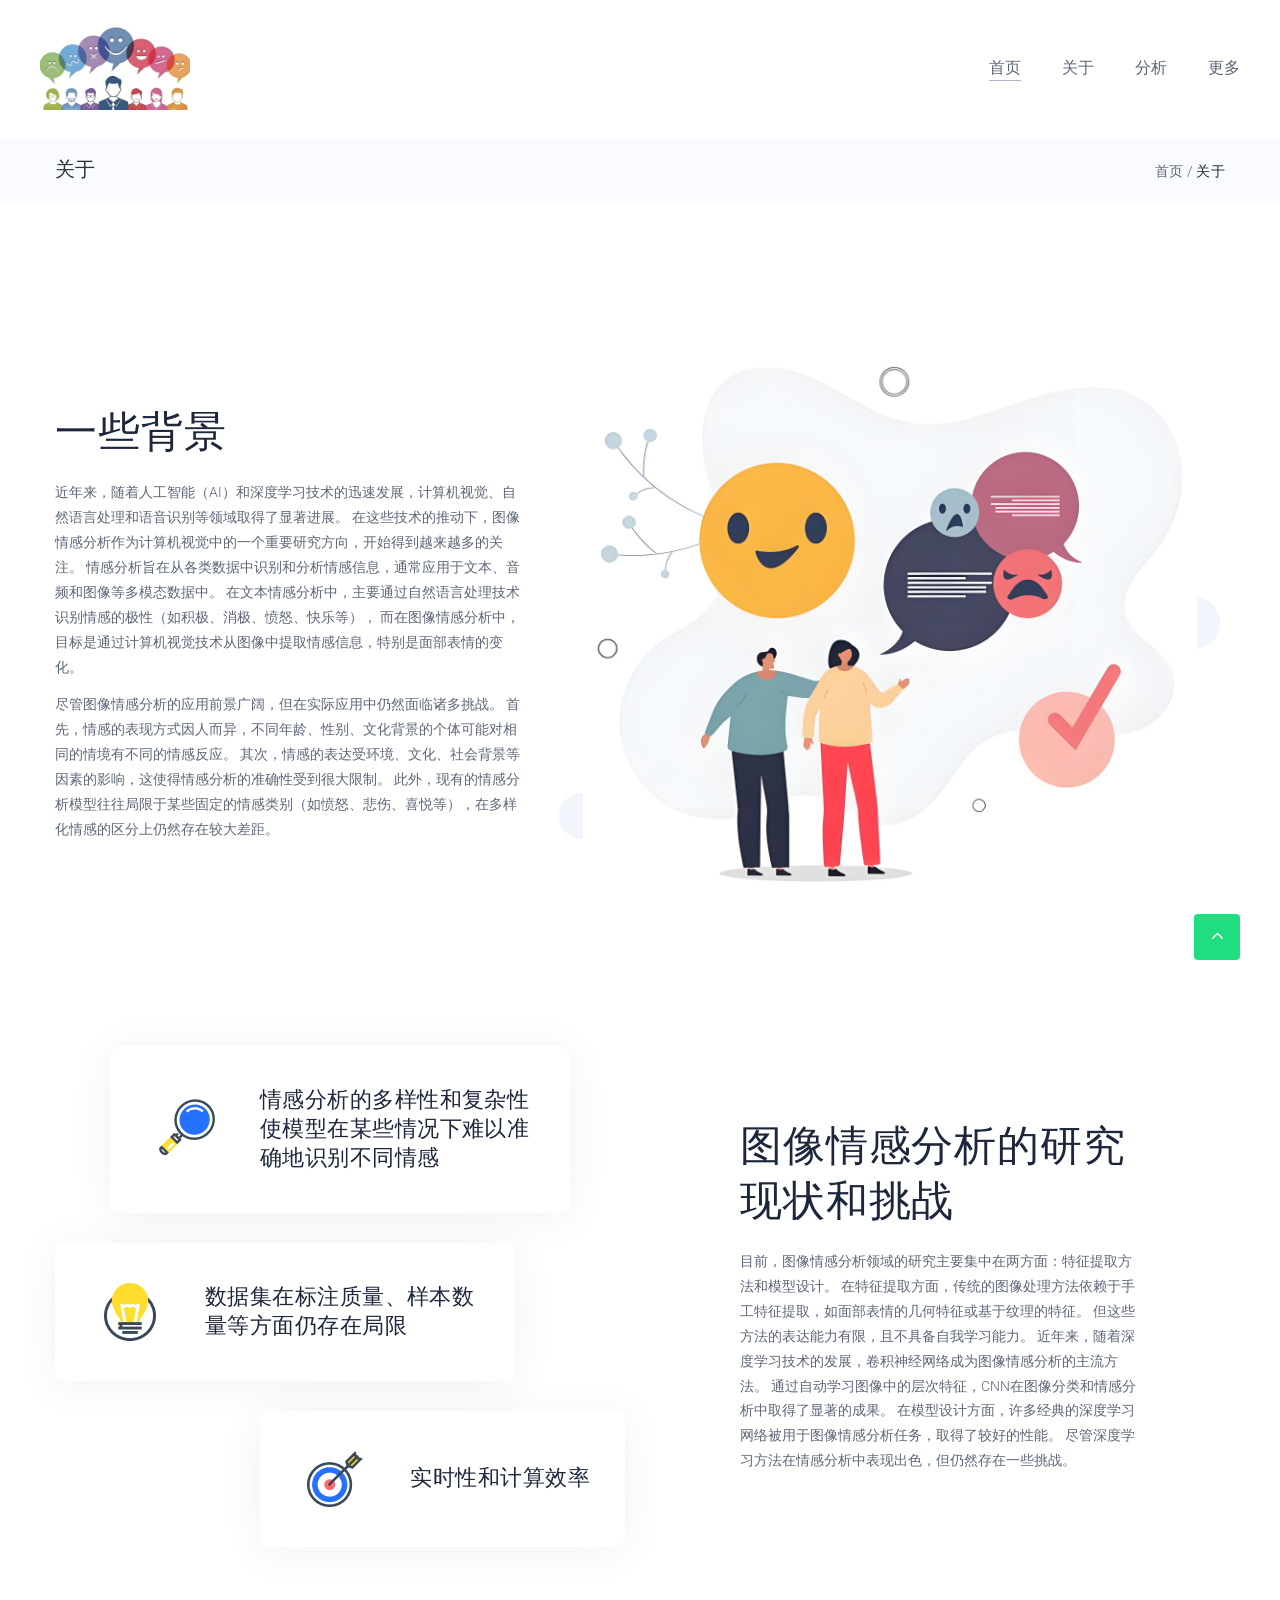
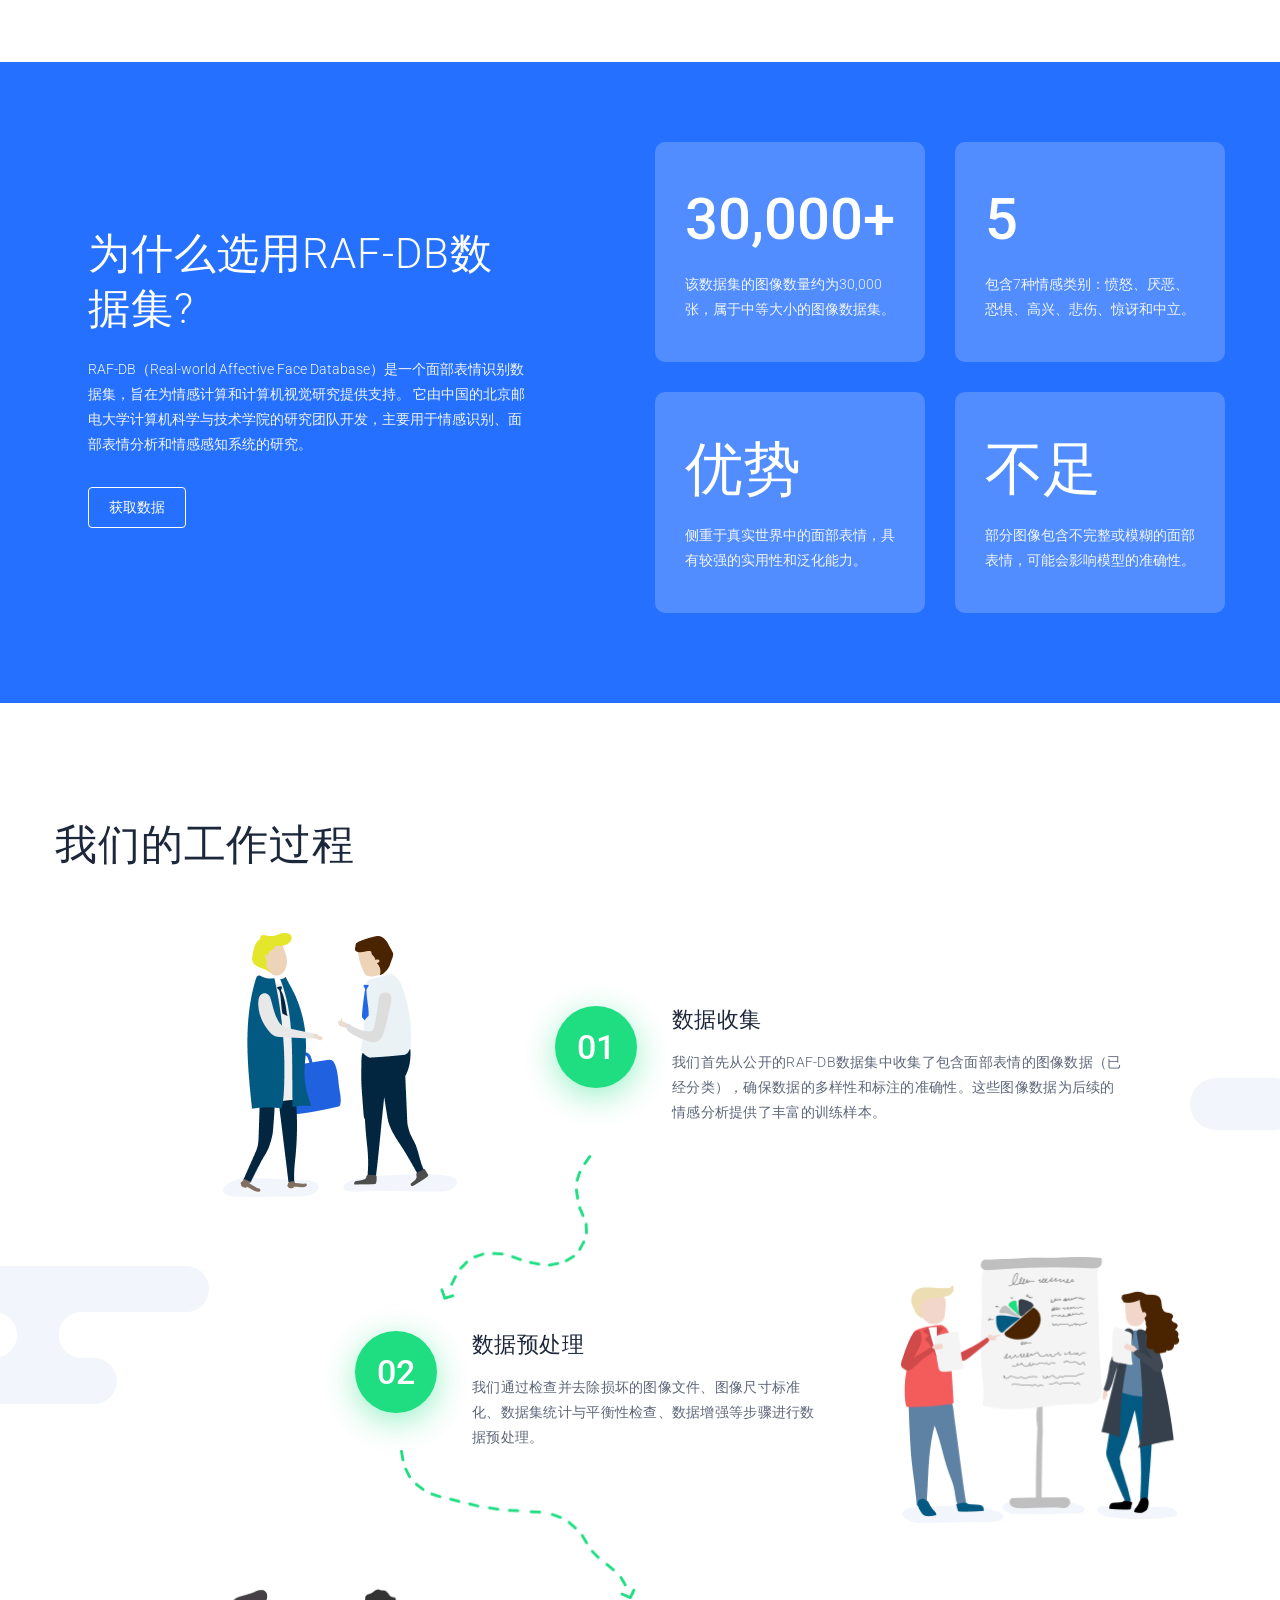
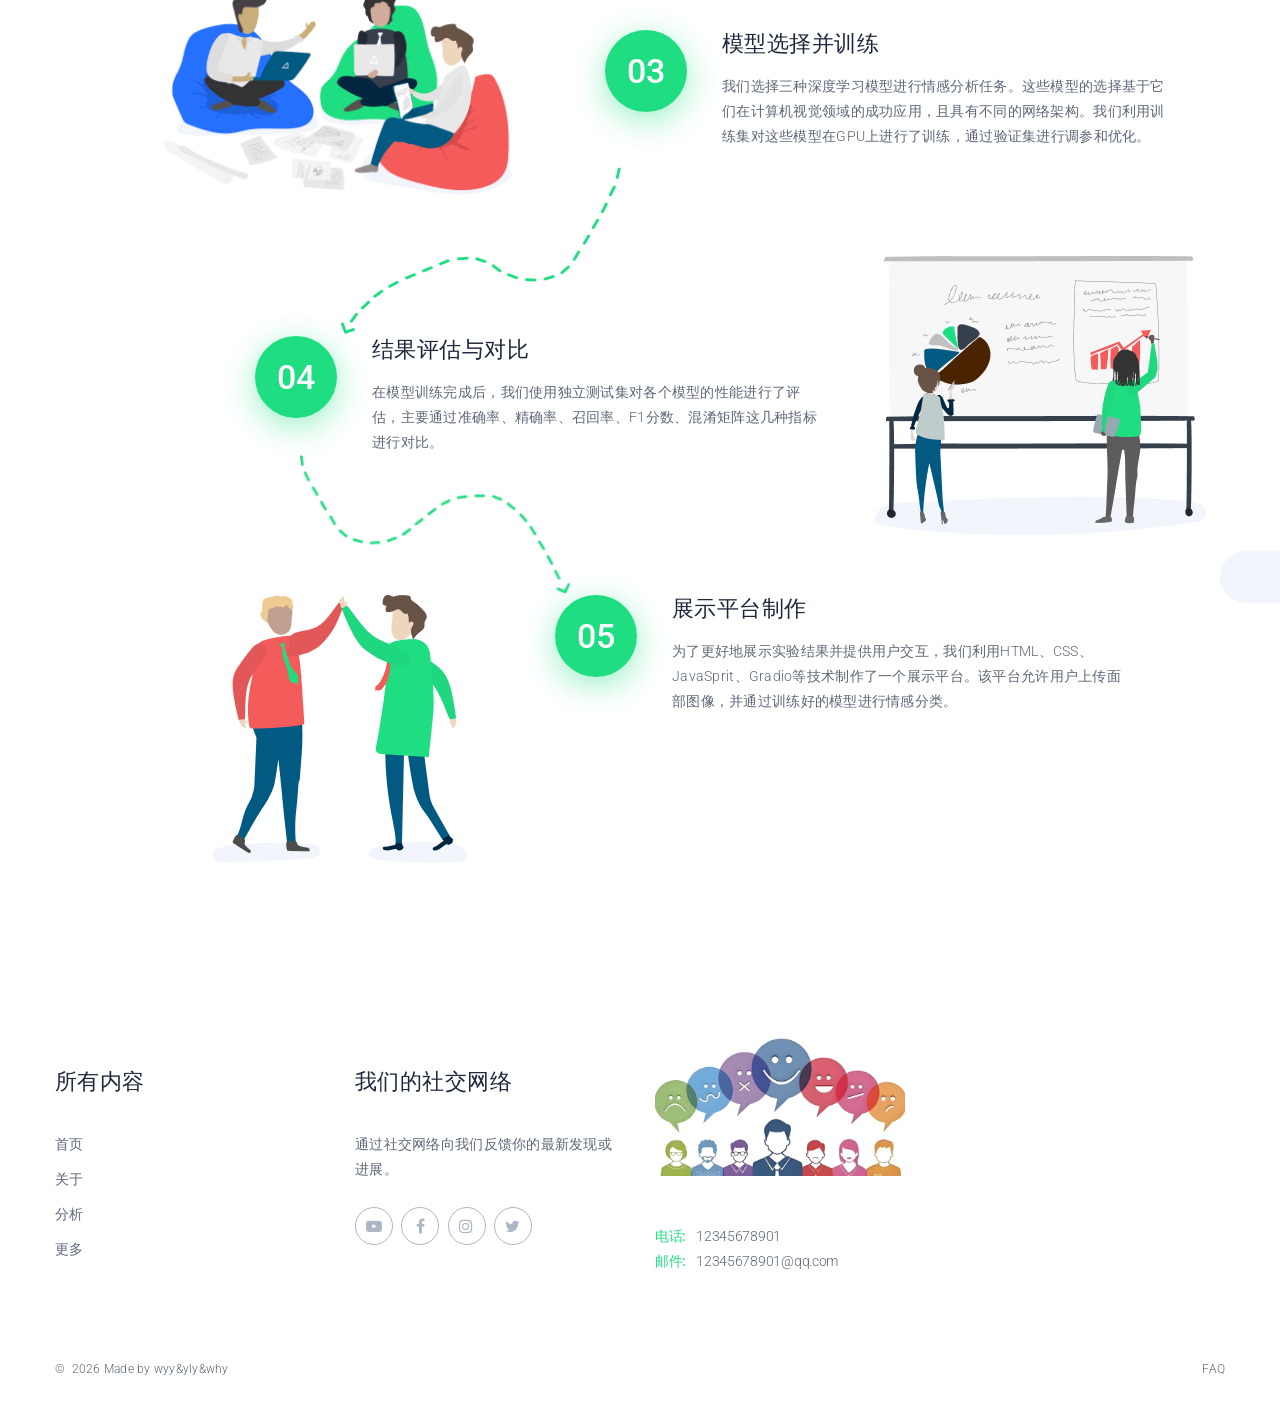
<file: Recognition/front/about-us.html>
<!DOCTYPE html>
<html class="wide wow-animation" lang="en"> 
  <head>
    <title>关于</title>
    <meta charset="utf-8">
    <meta name="viewport" content="width=device-width, height=device-height, initial-scale=1.0">
    <meta http-equiv="X-UA-Compatible" content="IE=edge">
    <link rel="icon" href="images/favicon.ico" type="image/x-icon">
    <link rel="stylesheet" type="text/css" href="https://fonts.googleapis.com/css?family=Roboto:300,400,500">
    <link rel="stylesheet" href="css/bootstrap.css">
    <link rel="stylesheet" href="css/fonts.css">
    <link rel="stylesheet" href="css/style.css">
  </head>
  <body>
    <div class="preloader">
      <div class="preloader-body">
        <div class="cssload-container">
          <div class="cssload-speeding-wheel"></div>
        </div>
        <p>登录...</p>
      </div>
    </div>
    <div class="page">
      <header class="section page-header">
        <!--RD Navbar-->
        <div class="rd-navbar-wrap">
          <nav class="rd-navbar rd-navbar-classic" data-layout="rd-navbar-fixed" data-sm-layout="rd-navbar-fixed" data-md-layout="rd-navbar-fixed" data-md-device-layout="rd-navbar-fixed" data-lg-layout="rd-navbar-static" data-lg-device-layout="rd-navbar-static" data-xl-layout="rd-navbar-static" data-xl-device-layout="rd-navbar-static" data-lg-stick-up-offset="46px" data-xl-stick-up-offset="46px" data-xxl-stick-up-offset="46px" data-lg-stick-up="true" data-xl-stick-up="true" data-xxl-stick-up="true">
            <div class="rd-navbar-main-outer">
              <div class="rd-navbar-main">
                <!--RD Navbar Panel-->
                <div class="rd-navbar-panel">
                  <!--RD Navbar Toggle-->
                  <button class="rd-navbar-toggle" data-rd-navbar-toggle=".rd-navbar-nav-wrap"><span></span></button>
                  <!--RD Navbar Brand-->
                  <div class="rd-navbar-brand">
                    <a class="brand" href="index.html">
                      <img class="brand-logo-dark" src="images/logo-default-300x100.png" alt="" width="150" height="50"/>
                    </a>
                  </div>
                </div>
                <div class="rd-navbar-main-element">
                  <div class="rd-navbar-nav-wrap">
                    <ul class="rd-navbar-nav">
                      <li class="rd-nav-item active"><a class="rd-nav-link" href="index.html">首页</a></li>
                      <li class="rd-nav-item"><a class="rd-nav-link" href="about-us.html">关于</a></li>
                      <li class="rd-nav-item"><a class="rd-nav-link" href="services.html">分析</a> </li>
                      <li class="rd-nav-item"><a class="rd-nav-link" href="contacts.html">更多</a></li>
                    </ul>
                  </div>
                </div>
              </div>
            </div>
          </nav>
        </div>
      </header>
      <!-- Breadcrumbs-->
      <section class="breadcrumbs-custom bg-gray-200" data-preset='{"title":"Breadcrumbs","category":"header","reload":false,"id":"breadcrumbs"}'>
        <div class="container">
          <div class="row row-10 align-items-center">
            <div class="col-md-7 text-start">
              <div class="breadcrumbs-custom-title">关于</div>
            </div>
            <div class="col-md-5">
              <ul class="breadcrumbs-custom-path">
                <li><a href="index.html">首页</a></li>
                <li class="active">关于</li>
              </ul>
            </div>
          </div>
        </div>
      </section>
      <section class="bg-default section-lg">
        <div class="container">
          <div class="row row-50 align-items-lg-center">
            <div class="col-lg-7 text-center order-lg-2">
              <div class="block-img-decoration"><img src="images/home-8-584x472.png" alt="" width="614" height="478"/>
              </div>
            </div>
            <div class="col-lg-5">
              <h2>一些背景</h2>
              <p>
                近年来，随着人工智能（AI）和深度学习技术的迅速发展，计算机视觉、自然语言处理和语音识别等领域取得了显著进展。
                在这些技术的推动下，<strong>图像情感分析</strong>作为计算机视觉中的一个重要研究方向，开始得到越来越多的关注。
                情感分析旨在从各类数据中识别和分析情感信息，通常应用于文本、音频和图像等多模态数据中。
                在<strong>文本情感分析</strong>中，主要通过自然语言处理技术识别情感的极性（如积极、消极、愤怒、快乐等），
                而在<strong>图像情感分析</strong>中，目标是通过计算机视觉技术从图像中提取情感信息，特别是面部表情的变化。
              </p>
              <p>
                尽管图像情感分析的应用前景广阔，但在实际应用中仍然面临诸多挑战。
                首先，情感的表现方式因人而异，不同年龄、性别、文化背景的个体可能对相同的情境有不同的情感反应。
                其次，情感的表达受环境、文化、社会背景等因素的影响，这使得情感分析的准确性受到很大限制。
                此外，现有的情感分析模型往往局限于某些固定的情感类别（如愤怒、悲伤、喜悦等），在多样化情感的区分上仍然存在较大差距。
              </p>
            </div>
          </div>
        </div>
      </section>
      <section class="section-lg bg-default">
        <div class="container">
          <div class="row row-50 align-items-lg-center">
            <div class="col-lg-6">
              <div class="row row-30">
                <div class="col-12 text-center">
                  <div class="box-icon-modern">
                    <div class="unit unit-spacing-lg flex-column flex-sm-row align-items-sm-center">
                      <div class="unit-left">
                        <div class="box-icon-main"><img src="images/icon-1.png" alt=""></div>
                      </div>
                      <div class="unit-body">
                        <h4 class="box-icon-modern-title">情感分析的多样性和复杂性使模型在某些情况下难以准确地识别不同情感</h4>
                      </div>
                    </div>
                  </div>
                </div>
                <div class="col-12 text-center text-lg-start">
                  <div class="box-icon-modern">
                    <div class="unit unit-spacing-lg flex-column flex-sm-row align-items-sm-center">
                      <div class="unit-left">
                        <div class="box-icon-main"><img src="images/icon-2.png" alt=""></div>
                      </div>
                      <div class="unit-body">
                        <h4 class="box-icon-modern-title">数据集在标注质量、样本数量等方面仍存在局限</h4>
                      </div>
                    </div>
                  </div>
                </div>
                <div class="col-12 text-center text-lg-end">
                  <div class="box-icon-modern">
                    <div class="unit unit-spacing-lg flex-column flex-sm-row align-items-sm-center">
                      <div class="unit-left">
                        <div class="box-icon-main"><img src="images/icon-3.png" alt=""></div>
                      </div>
                      <div class="unit-body">
                        <h4 class="box-icon-modern-title">实时性和计算效率</h4>
                      </div>
                    </div>
                  </div>
                </div>
              </div>
            </div>
            <div class="col-lg-6">
              <div class="block-xs">
                <h2>图像情感分析的研究现状和挑战</h2>
                <p>目前，图像情感分析领域的研究主要集中在两方面：特征提取方法和模型设计。
                  在特征提取方面，传统的图像处理方法依赖于手工特征提取，如面部表情的几何特征或基于纹理的特征。
                  但这些方法的表达能力有限，且不具备自我学习能力。
                  近年来，随着深度学习技术的发展，卷积神经网络成为图像情感分析的主流方法。
                  通过自动学习图像中的层次特征，CNN在图像分类和情感分析中取得了显著的成果。
                  在模型设计方面，许多经典的深度学习网络被用于图像情感分析任务，取得了较好的性能。
                  尽管深度学习方法在情感分析中表现出色，但仍然存在一些挑战。
                </p>
              </div>
            </div>
          </div>
        </div>
      </section>
      <!--section counter-->
      <section class="section-md bg-secondary">
        <div class="container">
          <div class="row row-50 align-items-lg-center justify-content-lg-between">
            <div class="col-lg-6 col-xl-5 ps-lg-5">
              <h2>为什么选用RAF-DB数据集?</h2>
              <p>
                RAF-DB（Real-world Affective Face Database）是一个面部表情识别数据集，旨在为情感计算和计算机视觉研究提供支持。
                它由中国的北京邮电大学计算机科学与技术学院的研究团队开发，主要用于情感识别、面部表情分析和情感感知系统的研究。
              </p>
                <a class="button button-default-outline" href="https://gitcode.com/open-source-toolkit/71b80/overview?utm_source=tools_gitcode&index=top&type=href&&null" target="_blank">获取数据</a>
            </div>
            <div class="col-lg-6">
              <div class="row row-30">
                <div class="col-sm-6">
                  <div class="box-counter-classic">
                    <div class="box-counter-inner">
                      <div class="counter-postfix heading-1">30,000</div>
                      <div class="counter-postfix heading-1">+</div>
                    </div>
                    <p>该数据集的图像数量约为30,000张，属于中等大小的图像数据集。</p>
                  </div>
                </div>
                <div class="col-sm-6">
                  <div class="box-counter-classic">
                    <div class="box-counter-inner">
                      <div class="counter heading-1">7</div>
                    </div>
                    <p>包含7种情感类别：愤怒、厌恶、恐惧、高兴、悲伤、惊讶和中立。</p>
                  </div>
                </div>
                <div class="col-sm-6">
                  <div class="box-counter-classic">
                    <div class="box-counter-inner">
                      <div class="counter-postfix heading-1">优势</div>
                    </div>
                    <p>侧重于真实世界中的面部表情，具有较强的实用性和泛化能力。</p>
                  </div>
                </div>
                <div class="col-sm-6">
                  <div class="box-counter-classic">
                    <div class="box-counter-inner">
                      <div class="counter-postfix heading-1">不足</div>
                    </div>
                    <p>部分图像包含不完整或模糊的面部表情，可能会影响模型的准确性。</p>
                  </div>
                </div>
              </div>
            </div>
          </div>
        </div>
      </section>
      <!-- Work plan-->
      <section class="section-lg bg-default section-decoration-4">
        <div class="decoration-img"><img src="images/section-decorate-img-3.png" alt=""></div>
        <div class="container">
          <div class="row justify-content-center justify-content-md-start">
            <div class="col-sm-9 col-lg-7 col-xl-5">
              <div class="animate-box text-center text-md-start">
                <div class="wow fadeInDown">
                  <h2>我们的工作过程</h2>
                </div>
              </div>
            </div>
          </div>
          <div class="row row-30 justify-content-center align-items-md-center">
            <div class="col-md-5 col-lg-4 text-center">
              <div class="animate-box">
                <div class="wow slideInLeft" data-wow-delay="0.2s"><img src="images/home-3-234x264.png" alt="" width="234" height="264"/>
                </div>
              </div>
            </div>
            <div class="col-md-7 col-lg-6 position-relative">
              <div class="wow fadeIn" data-wow-delay="0.35s">
                <div class="box-numeric unit unit-spacing-lg flex-column flex-sm-row">
                  <div class="unit-left">
                    <div class="box-numeric-num"><span>01</span></div>
                  </div>
                  <div class="unit-body">
                    <h4>数据收集</h4>
                    <p>我们首先从公开的RAF-DB数据集中收集了包含面部表情的图像数据（已经分类），确保数据的多样性和标注的准确性。这些图像数据为后续的情感分析提供了丰富的训练样本。</p>
                  </div>
                </div>
              </div>
              <div class="arrow-block arrow-1 wow fadeIn" data-wow-delay="0.45s"><img src="images/arrow-1-152x146.png" alt="" width="152" height="146"/>
              </div>
            </div>
          </div>
          <div class="row row-30 align-items-md-center justify-content-md-end">
            <div class="col-md-5 col-lg-4 order-md-2 text-center">
              <div class="animate-box">
                <div class="wow slideInRight" data-wow-delay="0.6s"><img src="images/home-4-279x267.png" alt="" width="279" height="267"/>
                </div>
              </div>
            </div>
            <div class="col-md-7 col-lg-6 col-xl-5 order-md-1 position-relative">
              <div class="wow fadeIn" data-wow-delay="0.8s">
                <div class="box-numeric unit unit-spacing-lg flex-column flex-sm-row">
                  <div class="unit-left">
                    <div class="box-numeric-num"><span>02</span></div>
                  </div>
                  <div class="unit-body">
                    <h4>数据预处理</h4>
                    <p>我们通过检查并去除损坏的图像文件、图像尺寸标准化、数据集统计与平衡性检查、数据增强等步骤进行数据预处理。</p>
                  </div>
                </div>
              </div>
              <div class="arrow-block arrow-2 wow fadeIn" data-wow-delay="0.9s"><img src="images/arrow-2-236x150.png" alt="" width="236" height="150"/>
              </div>
            </div>
          </div>
          <div class="row row-30 justify-content-center align-items-md-center">
            <div class="col-md-5 col-lg-5 text-center">
              <div class="animate-box">
                <div class="wow slideInLeft" data-wow-delay="1s"><img src="images/home-5-356x206.png" alt="" width="356" height="206"/>
                </div>
              </div>
            </div>
            <div class="col-md-7 col-lg-6 position-relative">
              <div class="wow fadeIn" data-wow-delay="1.2s">
                <div class="box-numeric unit unit-spacing-lg flex-column flex-sm-row">
                  <div class="unit-left">
                    <div class="box-numeric-num"><span>03</span></div>
                  </div>
                  <div class="unit-body">
                    <h4>模型选择并训练</h4>
                    <p>我们选择三种深度学习模型进行情感分析任务。这些模型的选择基于它们在计算机视觉领域的成功应用，且具有不同的网络架构。我们利用训练集对这些模型在GPU上进行了训练，通过验证集进行调参和优化。</p>
                  </div>
                </div>
              </div>
              <div class="arrow-block arrow-3 wow fadeIn" data-wow-delay="1.3s"><img src="images/arrow-3-281x166.png" alt="" width="281" height="166"/>
              </div>
            </div>
          </div>
          <div class="row row-30 justify-content-md-end align-items-md-center">
            <div class="col-md-5 col-lg-4 order-md-2 text-center">
              <div class="animate-box">
                <div class="wow slideInRight" data-wow-delay="1.5s"><img src="images/home-6-331x279.png" alt="" width="331" height="279"/>
                </div>
              </div>
            </div>
            <div class="col-md-7 col-lg-6 order-md-1 position-relative">
              <div class="wow fadeIn" data-wow-delay="1.6s">
                <div class="box-numeric unit unit-spacing-lg flex-column flex-sm-row">
                  <div class="unit-left">
                    <div class="box-numeric-num"><span>04</span></div>
                  </div>
                  <div class="unit-body">
                    <h4>结果评估与对比</h4>
                    <p>在模型训练完成后，我们使用独立测试集对各个模型的性能进行了评估，主要通过准确率、精确率、召回率、F1分数、混淆矩阵这几种指标进行对比。
                      </p>
                  </div>
                </div>
              </div>
              <div class="arrow-block arrow-4 wow fadeIn" data-wow-delay="1.7s"><img src="images/arrow-4-270x139.png" alt="" width="270" height="139"/>
              </div>
            </div>
          </div>
          <div class="row row-30 justify-content-center">
            <div class="col-md-5 col-lg-4 text-center">
              <div class="animate-box">
                <div class="wow slideInLeft" data-wow-delay="1.8s"><img src="images/home-6-255x268.png" alt="" width="255" height="268"/>
                </div>
              </div>
            </div>
            <div class="col-md-7 col-lg-6 position-relative">
              <div class="wow fadeIn" data-wow-delay="1.9s">
                <div class="box-numeric unit unit-spacing-lg flex-column flex-sm-row">
                  <div class="unit-left">
                    <div class="box-numeric-num"><span>05</span></div>
                  </div>
                  <div class="unit-body">
                    <h4>展示平台制作</h4>
                    <p>为了更好地展示实验结果并提供用户交互，我们利用HTML、CSS、JavaSprit、Gradio等技术制作了一个展示平台。该平台允许用户上传面部图像，并通过训练好的模型进行情感分类。</p>
                  </div>
                </div>
              </div>
            </div>
          </div>
        </div>
      </section>
      <!-- Footer classic-->
      <footer class="footer-classic bg-default text-center text-sm-start">
        <div class="section-sm">
          <div class="container">
            <div class="row row-30">
              <div class="col-sm-6 col-lg-3">
                <h4 class="footer-title">所有内容</h4>
                <ul class="list-sm footer-list">
                  <li><a href="index.html">首页</a></li>
                  <li><a href="about-us.html">关于</a></li>
                  <li><a href="services.html">分析</a></li>
                  <li><a href="contacts.html">更多</a></li>
                </ul>
              </div>

              <div class="col-sm-6 col-lg-3">
                <h4 class="footer-title">我们的社交网络</h4>
                <p>通过社交网络向我们反馈你的最新发现或进展。</p>
                <ul class="list-social list-inline">
                  <li class="list-inline-item"><a class="icon fa-youtube-play" href="#"></a></li>
                  <li class="list-inline-item"><a class="icon fa-facebook-f" href="#"></a></li>
                  <li class="list-inline-item"><a class="icon fa-instagram" href="#"></a></li>
                  <li class="list-inline-item"><a class="icon fa-twitter" href="#"></a></li>
                </ul>
              </div>

              <div class="col-sm-6 col-lg-3">
                <div class="brand-footer">
                  <a class="brand" href="index.html"><img class="brand-logo-dark" src="images/logo-default-300x100.png" alt="" width="250" height="150"/><img class="brand-logo-light" src="images/logo-default-300x100.png" alt="" width="150" height="50"/></a>
                </div>
                <ul class="contact-list">
                  <li><span>电话:  </span><a href="tel:#">12345678901</a></li>
                  <li><span>邮件:  </span><a href="mailto:#">12345678901@qq.com</a></li>
                </ul>
              </div>

              <!-- <div class="col-sm-6 col-lg-3">
                <h4 class="footer-title"></h4>
                <ul class="list-sm footer-list">
                </ul>
              </div> -->
            </div>
          </div>
        </div>
        <div class="section-xs">
          <div class="container">
            <div class="row row-30">
              <div class="col-md-6">
                <p class="rights"><span>&copy;&nbsp; </span><span class="copyright-year"></span><span>&nbsp;</span><span>Made by wyy&yly&why</span></p>
              </div>
              <div class="col-md-6 text-md-end">
                <ul class="footer-list-inline">
                  <li><a href="#">FAQ</a></li>
                </ul>
              </div>
            </div>
          </div>
        </div>
      </footer>
    </div>
    <div class="snackbars" id="form-output-global"></div>
    <script src="js/core.min.js"></script>
    <script src="js/script.js"></script>
  </body>
</html>
</file>
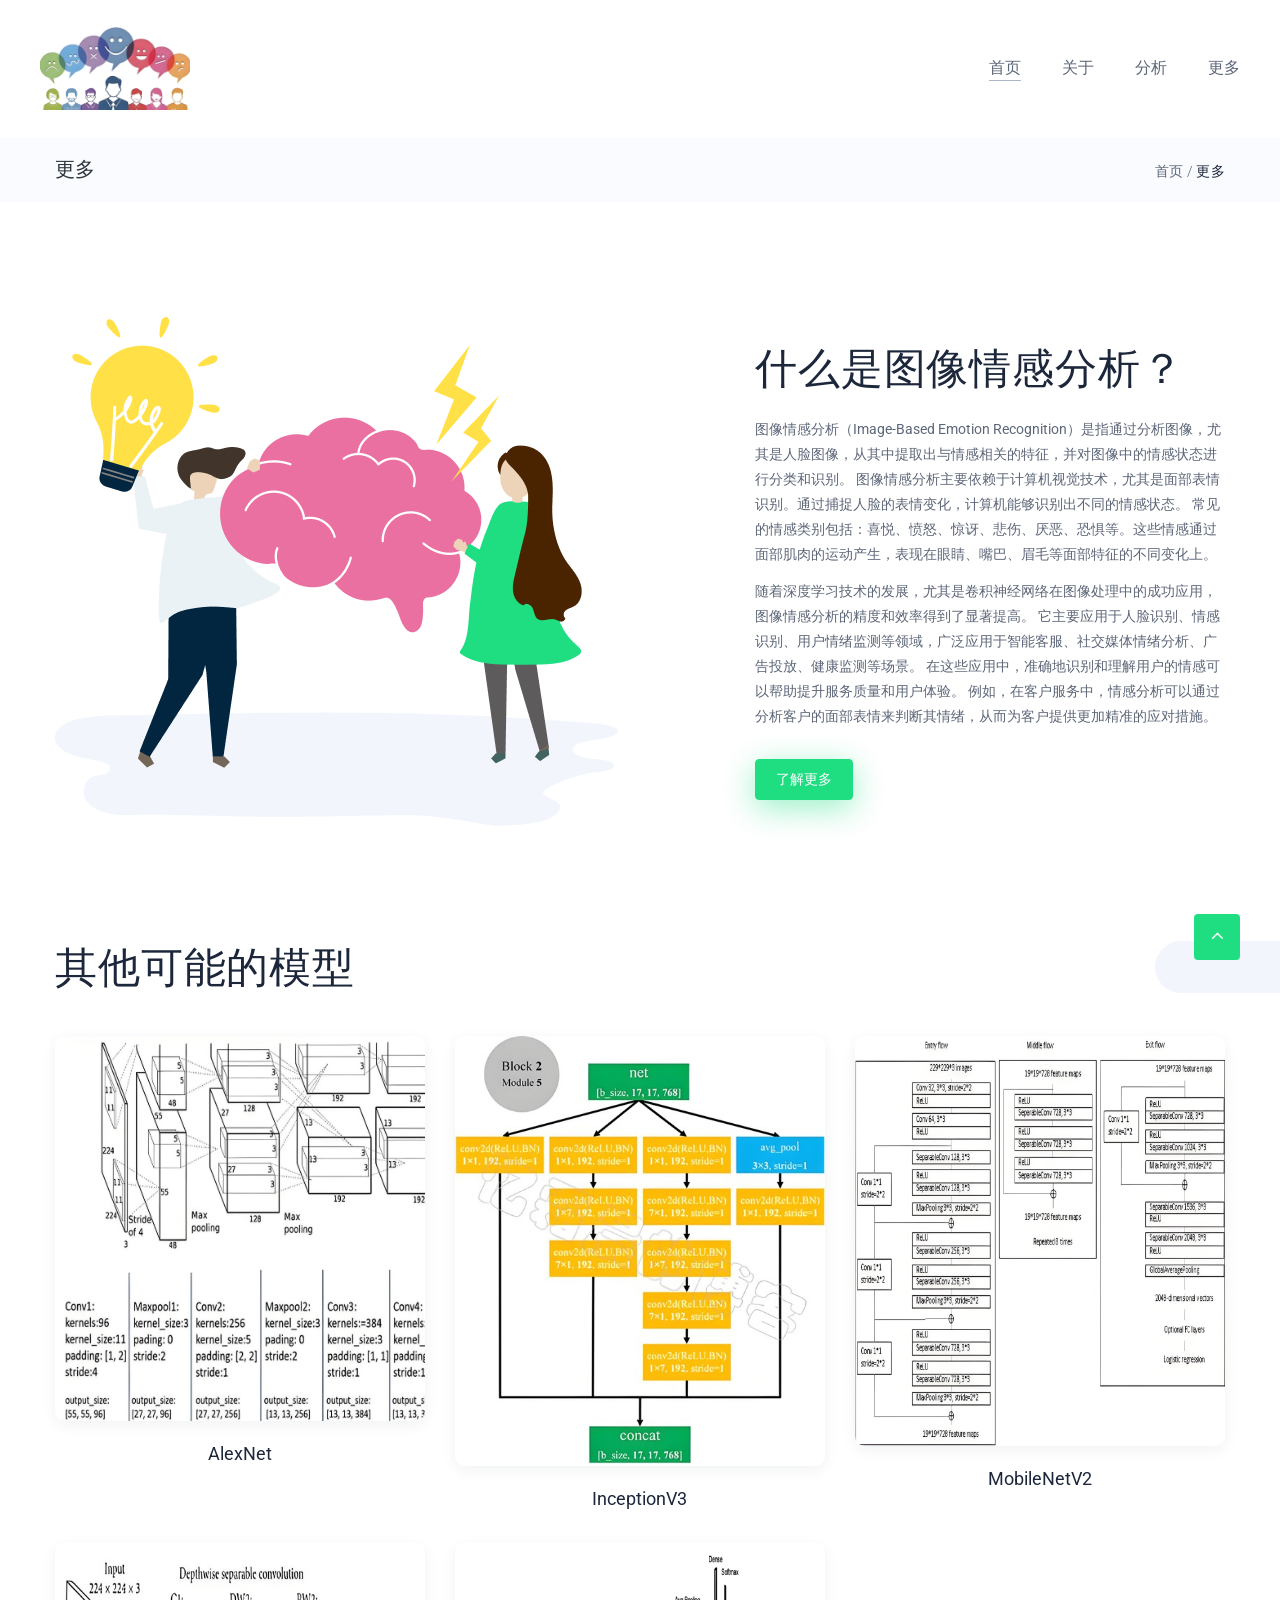
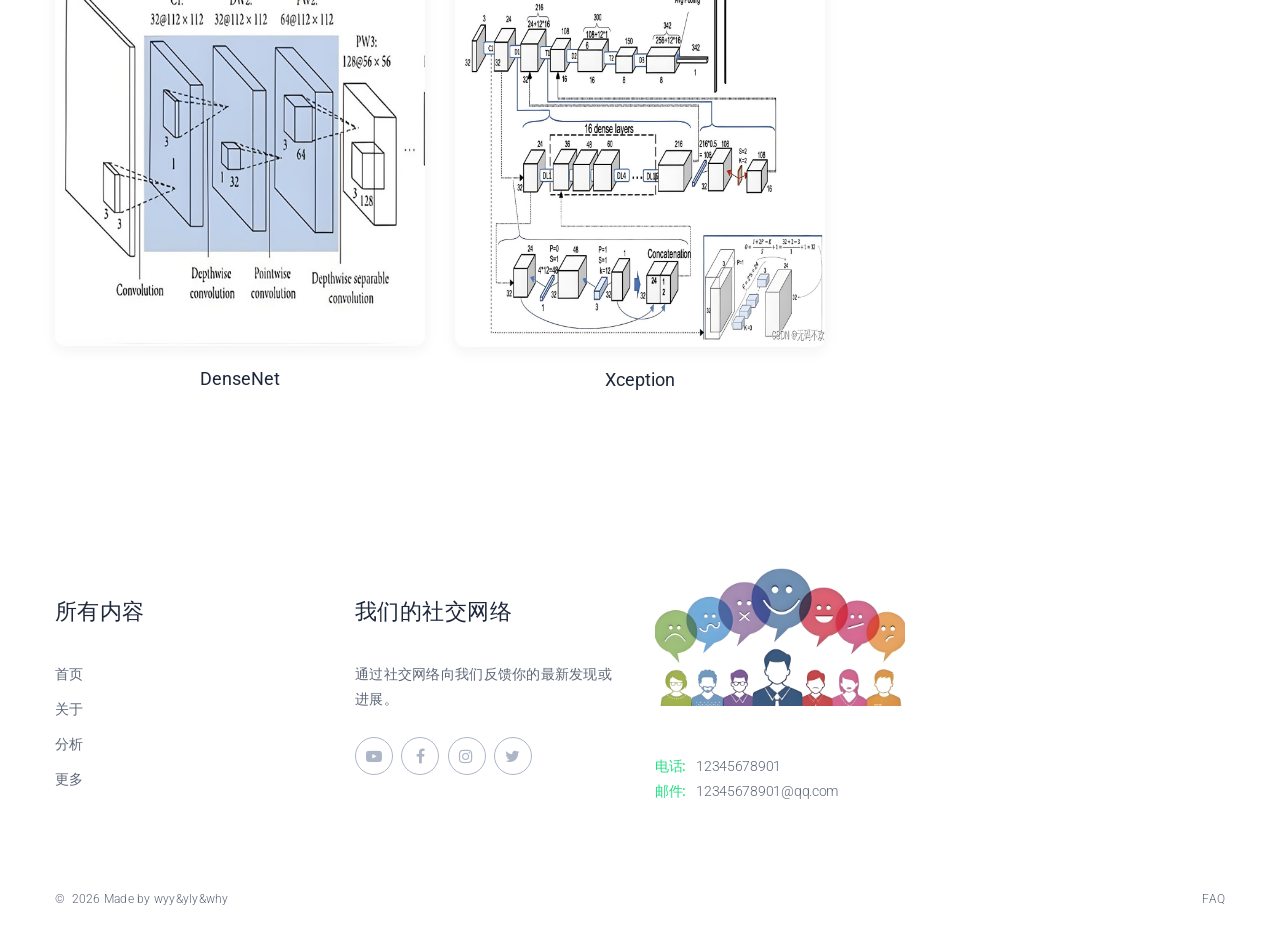
<file: Recognition/front/contacts.html>
<!DOCTYPE html>
<html class="wide wow-animation" lang="en"> 
  <head>
    <title>更多</title>
    <meta charset="utf-8">
    <meta name="viewport" content="width=device-width, height=device-height, initial-scale=1.0">
    <meta http-equiv="X-UA-Compatible" content="IE=edge">
    <link rel="icon" href="images/favicon.ico" type="image/x-icon">
    <link rel="stylesheet" type="text/css" href="https://fonts.googleapis.com/css?family=Roboto:300,400,500">
    <link rel="stylesheet" href="css/bootstrap.css">
    <link rel="stylesheet" href="css/fonts.css">
    <link rel="stylesheet" href="css/style.css">
  </head>
  <body>
    <div class="preloader">
      <div class="preloader-body">
        <div class="cssload-container">
          <div class="cssload-speeding-wheel"></div>
        </div>
        <p>登录...</p>
      </div>
    </div>
    <div class="page">
      <header class="section page-header">
        <!--RD Navbar-->
        <div class="rd-navbar-wrap">
          <nav class="rd-navbar rd-navbar-classic" data-layout="rd-navbar-fixed" data-sm-layout="rd-navbar-fixed" data-md-layout="rd-navbar-fixed" data-md-device-layout="rd-navbar-fixed" data-lg-layout="rd-navbar-static" data-lg-device-layout="rd-navbar-static" data-xl-layout="rd-navbar-static" data-xl-device-layout="rd-navbar-static" data-lg-stick-up-offset="46px" data-xl-stick-up-offset="46px" data-xxl-stick-up-offset="46px" data-lg-stick-up="true" data-xl-stick-up="true" data-xxl-stick-up="true">
            <div class="rd-navbar-main-outer">
              <div class="rd-navbar-main">
                <!--RD Navbar Panel-->
                <div class="rd-navbar-panel">
                  <!--RD Navbar Toggle-->
                  <button class="rd-navbar-toggle" data-rd-navbar-toggle=".rd-navbar-nav-wrap"><span></span></button>
                  <!--RD Navbar Brand-->
                  <div class="rd-navbar-brand">
                    <a class="brand" href="index.html">
                      <img class="brand-logo-dark" src="images/logo-default-300x100.png" alt="" width="150" height="50"/>
                      <!-- <div class="brand-logo-dark" style="font-size: 24px; font-weight: bold; color: #333; text-transform: uppercase;">图像情感分析平台</div> -->
                    </a>
                  </div>
                </div>
                <div class="rd-navbar-main-element">
                  <div class="rd-navbar-nav-wrap">
                    <ul class="rd-navbar-nav">
                      <li class="rd-nav-item active"><a class="rd-nav-link" href="index.html">首页</a></li>
                      <li class="rd-nav-item"><a class="rd-nav-link" href="about-us.html">关于</a></li>
                      <li class="rd-nav-item"><a class="rd-nav-link" href="services.html">分析</a></li>
                      <li class="rd-nav-item"><a class="rd-nav-link" href="contacts.html">更多</a></li>
                    </ul>
                  </div>
                </div>
              </div>
            </div>
          </nav>
        </div>
      </header>
      <!-- Breadcrumbs-->
      <section class="breadcrumbs-custom bg-gray-200" data-preset='{"title":"Breadcrumbs","category":"header","reload":false,"id":"breadcrumbs"}'>
        <div class="container">
          <div class="row row-10 align-items-center">
            <div class="col-md-7 text-start">
              <div class="breadcrumbs-custom-title">更多</div>
            </div>
            <div class="col-md-5">
              <ul class="breadcrumbs-custom-path">
                <li><a href="index.html">首页</a></li>
                <li class="active">更多</li>
              </ul>
            </div>
          </div>
        </div>
      </section>
      <!-- Section about-->
      <section class="section-lg bg-default">
        <div class="container">
          <div class="row row-30 align-items-lg-center">
            <div class="col-lg-7 text-center text-lg-start">
              <div class="animate-box">
                <div class="wow slideInLeft" data-wow-delay="0.1s"><img src="images/home-2-563x509.png" alt="" width="563" height="509"/>
                </div>
              </div>
            </div>
            <div class="col-lg-5 col-xl-5">
              <div class="animate-box">
                <h2 class="wow slideInRight" data-wow-delay="0.2s">什么是图像情感分析？</h2>
                <p class="wow slideInRight" data-wow-delay="0.3s">
                  <strong>图像情感分析（Image-Based Emotion Recognition）</strong>是指通过分析图像，尤其是人脸图像，从其中提取出与情感相关的特征，并对图像中的情感状态进行分类和识别。
                  图像情感分析主要依赖于计算机视觉技术，尤其是面部表情识别。通过捕捉人脸的表情变化，计算机能够识别出不同的情感状态。
                  常见的情感类别包括：喜悦、愤怒、惊讶、悲伤、厌恶、恐惧等。这些情感通过面部肌肉的运动产生，表现在眼睛、嘴巴、眉毛等面部特征的不同变化上。
                </p>
                <p class="wow slideInRight" data-wow-delay="0.3s">
                  随着深度学习技术的发展，尤其是卷积神经网络在图像处理中的成功应用，图像情感分析的精度和效率得到了显著提高。
                  它主要应用于人脸识别、情感识别、用户情绪监测等领域，广泛应用于智能客服、社交媒体情绪分析、广告投放、健康监测等场景。
                  在这些应用中，准确地识别和理解用户的情感可以帮助提升服务质量和用户体验。
                  例如，在客户服务中，情感分析可以通过分析客户的面部表情来判断其情绪，从而为客户提供更加精准的应对措施。
                </p>
              </div>
              <div class="button-block group-lg wow fadeIn" data-wow-delay="0.4s"> 
                <a class="button button-primary button-shadow" href="about-us.html">了解更多</a>
              </div>
            </div>
          </div>
        </div>
      </section>
      <section class="section-lg bg-default section-decoration-7">
        <div class="container">
          <h2 class="text-center text-md-start">其他可能的模型</h2>
          <div class="row row-30">
            <div class="col-sm-6 col-lg-4">
              <div class="project-item-classic"><a class="project-item-img" href="https://github.com/Lornatang/AlexNet-PyTorch" target="_blank"><img src="images/project-1-370x404.jpg" alt="" width="370" height="404"/></a>
                <div class="project-item-caption">
                  <h5 class="project-item-title"><span>AlexNet</span></h5>
                </div>
              </div>
            </div>
            <div class="col-sm-6 col-lg-4">
              <div class="project-item-classic"><a class="project-item-img" href="https://github.com/Lornatang/InceptionV3-PyTorch" target="_blank"><img src="images/project-2-370x404.jpg" alt="" width="370" height="404"/></a>
                <div class="project-item-caption">
                  <h5 class="project-item-title"><span>InceptionV3</span></h5>
                </div>
              </div>
            </div>
            <div class="col-sm-6 col-lg-4">
              <div class="project-item-classic"><a class="project-item-img" href="https://github.com/tonylins/pytorch-mobilenet-v2" target="_blank"><img src="images/project-3-370x404.jpg" alt="" width="370" height="404"/></a>
                <div class="project-item-caption">
                  <h5 class="project-item-title"><span>MobileNetV2</span></h5>
                </div>
              </div>
            </div>
            <div class="col-sm-6 col-lg-4">
              <div class="project-item-classic"><a class="project-item-img" href="https://github.com/liuzhuang13/DenseNet" target="_blank"><img src="images/project-4-370x404.jpg" alt="" width="370" height="404"/></a>
                <div class="project-item-caption">
                  <h5 class="project-item-title"><span>DenseNet</span></h5>
                </div>
              </div>
            </div>
            <div class="col-sm-6 col-lg-4">
              <div class="project-item-classic"><a class="project-item-img" href="https://medium.com/@saba99/xception-cd1adc84290f" target="_blank"><img src="images/project-5-370x404.jpg" alt="" width="370" height="404"/></a>
                <div class="project-item-caption">
                  <h5 class="project-item-title"><span>Xception</span></h5>
                </div>
              </div>
            </div>
          </div>
        </div>
      </section>
      <!-- Footer classic-->
      <footer class="footer-classic bg-default text-center text-sm-start">
        <div class="section-sm">
          <div class="container">
            <div class="row row-30">
              <div class="col-sm-6 col-lg-3">
                <h4 class="footer-title">所有内容</h4>
                <ul class="list-sm footer-list">
                  <li><a href="index.html">首页</a></li>
                  <li><a href="about-us.html">关于</a></li>
                  <li><a href="services.html">分析</a></li>
                  <li><a href="contacts.html">更多</a></li>
                </ul>
              </div>

              <div class="col-sm-6 col-lg-3">
                <h4 class="footer-title">我们的社交网络</h4>
                <p>通过社交网络向我们反馈你的最新发现或进展。</p>
                <ul class="list-social list-inline">
                  <li class="list-inline-item"><a class="icon fa-youtube-play" href="#"></a></li>
                  <li class="list-inline-item"><a class="icon fa-facebook-f" href="#"></a></li>
                  <li class="list-inline-item"><a class="icon fa-instagram" href="#"></a></li>
                  <li class="list-inline-item"><a class="icon fa-twitter" href="#"></a></li>
                </ul>
              </div>

              <div class="col-sm-6 col-lg-3">
                <div class="brand-footer">
                  <a class="brand" href="index.html"><img class="brand-logo-dark" src="images/logo-default-300x100.png" alt="" width="250" height="150"/><img class="brand-logo-light" src="images/logo-default-300x100.png" alt="" width="150" height="50"/></a>
                </div>
                <ul class="contact-list">
                  <li><span>电话:  </span><a href="tel:#">12345678901</a></li>
                  <li><span>邮件:  </span><a href="mailto:#">12345678901@qq.com</a></li>
                </ul>
              </div>

              <!-- <div class="col-sm-6 col-lg-3">
                <h4 class="footer-title"></h4>
                <ul class="list-sm footer-list">
                </ul>
              </div> -->
            </div>
          </div>
        </div>
        <div class="section-xs">
          <div class="container">
            <div class="row row-30">
              <div class="col-md-6">
                <p class="rights"><span>&copy;&nbsp; </span><span class="copyright-year"></span><span>&nbsp;</span><span>Made by wyy&yly&why</span></p>
              </div>
              <div class="col-md-6 text-md-end">
                <ul class="footer-list-inline">
                  <li><a href="#">FAQ</a></li>
                </ul>
              </div>
            </div>
          </div>
        </div>
      </footer>
    </div>
    <div class="snackbars" id="form-output-global"></div>
    <script src="js/core.min.js"></script>
    <script src="js/script.js"></script>
  </body>
</html>
</file>
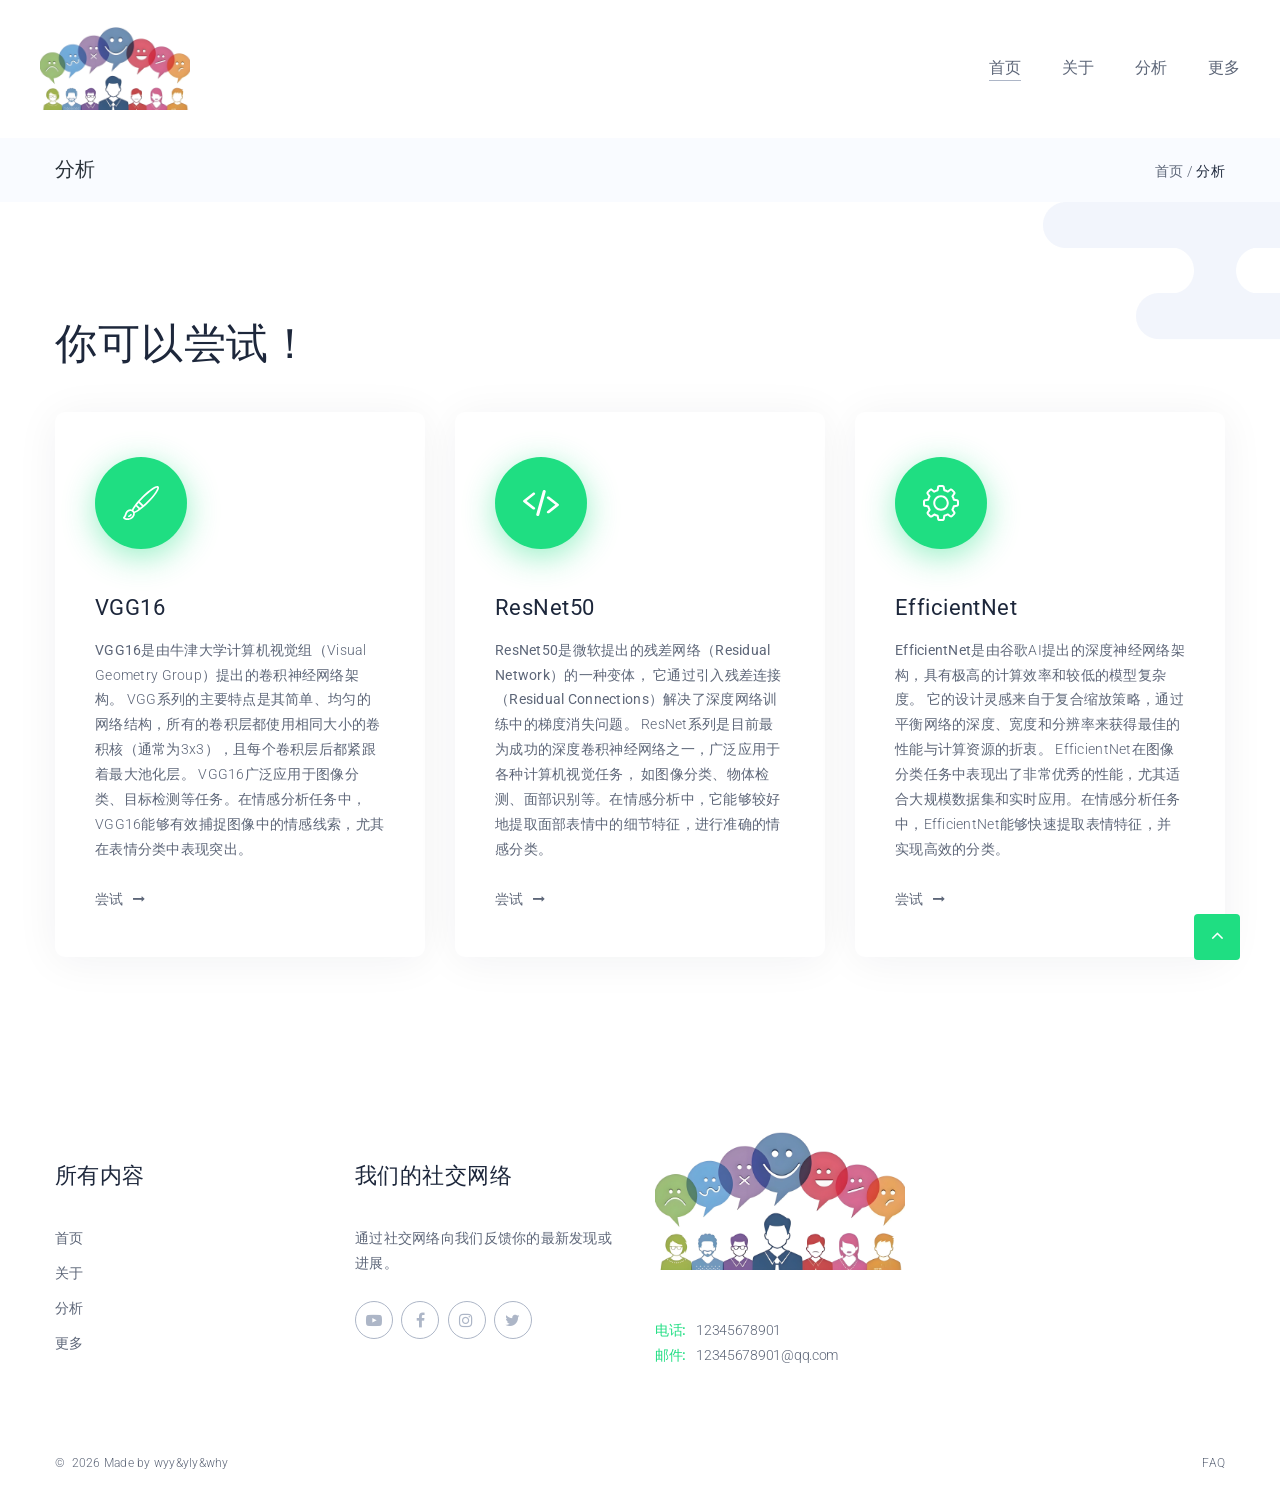
<file: Recognition/front/services.html>
<!DOCTYPE html>
<html class="wide wow-animation" lang="en"> 
  <head>
    <title>分析</title>
    <meta charset="utf-8">
    <meta name="viewport" content="width=device-width, height=device-height, initial-scale=1.0">
    <meta http-equiv="X-UA-Compatible" content="IE=edge">
    <link rel="icon" href="images/favicon.ico" type="image/x-icon">
    <link rel="stylesheet" type="text/css" href="https://fonts.googleapis.com/css?family=Roboto:300,400,500">
    <link rel="stylesheet" href="css/bootstrap.css">
    <link rel="stylesheet" href="css/fonts.css">
    <link rel="stylesheet" href="css/style.css">
  </head>
  <body>
    <div class="preloader">
      <div class="preloader-body">
        <div class="cssload-container">
          <div class="cssload-speeding-wheel"></div>
        </div>
        <p>登录...</p>
      </div>
    </div>
    <div class="page">
      <header class="section page-header">
        <!--RD Navbar-->
        <div class="rd-navbar-wrap">
          <nav class="rd-navbar rd-navbar-classic" data-layout="rd-navbar-fixed" data-sm-layout="rd-navbar-fixed" data-md-layout="rd-navbar-fixed" data-md-device-layout="rd-navbar-fixed" data-lg-layout="rd-navbar-static" data-lg-device-layout="rd-navbar-static" data-xl-layout="rd-navbar-static" data-xl-device-layout="rd-navbar-static" data-lg-stick-up-offset="46px" data-xl-stick-up-offset="46px" data-xxl-stick-up-offset="46px" data-lg-stick-up="true" data-xl-stick-up="true" data-xxl-stick-up="true">
            <div class="rd-navbar-main-outer">
              <div class="rd-navbar-main">
                <!--RD Navbar Panel-->
                <div class="rd-navbar-panel">
                  <!--RD Navbar Toggle-->
                  <button class="rd-navbar-toggle" data-rd-navbar-toggle=".rd-navbar-nav-wrap"><span></span></button>
                  <!--RD Navbar Brand-->
                  <div class="rd-navbar-brand">
                    <a class="brand" href="index.html">
                      <img class="brand-logo-dark" src="images/logo-default-300x100.png" alt="" width="150" height="50"/>
                      <!-- <div class="brand-logo-dark" style="font-size: 24px; font-weight: bold; color: #333; text-transform: uppercase;">图像情感分析平台</div> -->
                    </a>
                  </div>
                </div>
                <div class="rd-navbar-main-element">
                  <div class="rd-navbar-nav-wrap">
                    <ul class="rd-navbar-nav">
                      <li class="rd-nav-item active"><a class="rd-nav-link" href="index.html">首页</a></li>
                      <li class="rd-nav-item"><a class="rd-nav-link" href="about-us.html">关于</a></li>
                      <li class="rd-nav-item"><a class="rd-nav-link" href="services.html">分析</a></li>
                      <li class="rd-nav-item"><a class="rd-nav-link" href="contacts.html">更多</a></li>
                    </ul>
                  </div>
                </div>
              </div>
            </div>
          </nav>
        </div>
      </header>
      <!-- Breadcrumbs-->
      <section class="breadcrumbs-custom bg-gray-200" data-preset='{"title":"Breadcrumbs","category":"header","reload":false,"id":"breadcrumbs"}'>
        <div class="container">
          <div class="row row-10 align-items-center">
            <div class="col-md-7 text-start">
              <div class="breadcrumbs-custom-title">分析</div>
            </div>
            <div class="col-md-5">
              <ul class="breadcrumbs-custom-path">
                <li><a href="index.html">首页</a></li>
                <li class="active">分析</li>
              </ul>
            </div>
          </div>
        </div>
      </section>
      <section class="section-lg bg-default section-decoration-2 section-decoration-2-mode">
        <div class="container">
          <div class="block-sm animate-box text-center text-md-start ms-md-0">
            <div class="wow fadeInDown">
              <h2>你可以尝试！ </h2>
            </div>
          </div>
          <div class="row row-20">
            <div class="col-sm-6 col-lg-4 wow fadeIn" data-wow-delay="0.2s">
              <div class="box-icon-classic">
                <div class="icon-main">
                  <svg width="36" height="34" viewbox="0 0 36 34" fill="none" xmlns="http://www.w3.org/2000/svg">
                    <path d="M35.5096 0.487019C34.4769 -0.538604 32.4056 0.0465582 28.9911 2.3291C26.0904 4.26819 22.6111 7.20503 19.194 10.599C14.1282 15.6304 10.2768 20.5705 8.99441 23.6206C8.78333 23.5446 8.56445 23.4838 8.33861 23.4395C7.01167 23.1788 5.57048 23.5121 4.38437 24.3534C2.68232 25.5606 2.23155 27.2845 2.16609 27.5751C1.80777 28.9042 1.12919 30.1724 0.20289 31.2435C-0.0950238 31.588 -0.0609926 32.106 0.279531 32.4092C1.46971 33.4686 2.99219 34 4.57576 34C6.10197 34 7.68498 33.5063 9.08118 32.516C9.73586 32.0517 10.2315 31.5383 10.3275 31.4366C11.5138 30.1704 12.0175 28.5102 11.7676 26.9933C14.7805 25.9205 20.033 21.9524 25.3288 16.6924C28.7459 13.2985 31.7028 9.84263 33.655 6.96165C35.9531 3.5701 36.5424 1.51285 35.5096 0.487019ZM9.09791 30.298C9.05277 30.3458 8.64123 30.7765 8.1044 31.1571C6.15449 32.5399 3.76724 32.6998 2.03326 31.6351C2.8453 30.5293 3.4488 29.2828 3.79551 27.9859V27.9858C3.79937 27.9713 3.80289 27.9566 3.80598 27.9418C3.80887 27.9286 4.1008 26.606 5.36123 25.7121C6.17193 25.137 7.13851 24.9057 8.01278 25.0774C8.73383 25.2189 9.34 25.6277 9.71961 26.2283C10.4646 27.4069 10.2027 29.1189 9.09791 30.298ZM11.195 25.4267C11.1778 25.3981 10.9229 24.8841 10.448 24.5021C10.8571 23.4156 11.7379 21.9472 12.9656 20.2609L15.5991 22.8767C13.7465 24.2013 12.2284 25.0647 11.195 25.4267ZM16.9593 21.8666L13.985 18.9124C14.499 18.2552 15.0551 17.5745 15.6477 16.8783L19.0091 20.2169C18.2977 20.8136 17.6125 21.3643 16.9593 21.8666ZM32.0034 6.40338C30.1102 9.12115 27.3176 12.3559 24.1402 15.5116C22.8062 16.8366 21.5128 18.042 20.284 19.1218L16.7503 15.612C17.8711 14.3527 19.0931 13.0603 20.3827 11.7796C23.56 8.6237 26.8168 5.85006 29.553 3.96943C32.9221 1.65399 34.0846 1.65029 34.308 1.6806C34.3386 1.90219 34.3345 3.05729 32.0034 6.40338Z"></path>
                    <path d="M8.38523 28.0425C7.97861 27.8202 7.46751 27.9674 7.24363 28.3713C7.22099 28.4122 7.19364 28.4504 7.16221 28.4849C7.09935 28.5498 6.89278 28.7481 6.67818 28.9004C6.35263 29.1313 6.00135 29.2967 5.63404 29.3922C5.18496 29.5089 4.91622 29.965 5.03371 30.4111C5.13257 30.7863 5.47317 31.0347 5.84617 31.0347C5.91663 31.0347 5.98813 31.0259 6.0595 31.0074C6.62545 30.8603 7.16228 30.6087 7.6551 30.2592C7.97144 30.0348 8.39135 29.624 8.39423 29.6209C8.51917 29.4863 8.6276 29.3367 8.71647 29.1763C8.9402 28.7724 8.79191 28.2647 8.38523 28.0425Z"></path>
                  </svg>
                </div>
                <h4 class="box-icon-title"><a href="https://gist.github.com/ksimonyan/211839e770f7b538e2d8#file-readme-md" target="_blank">VGG16</a></h4>
                <p>
                  <strong>VGG16</strong>是由牛津大学计算机视觉组（Visual Geometry Group）提出的<strong>卷积神经网络架构</strong>。
                  VGG系列的主要特点是其简单、均匀的网络结构，所有的卷积层都使用相同大小的卷积核（通常为3x3），且每个卷积层后都紧跟着最大池化层。
                  VGG16广泛应用于图像分类、目标检测等任务。在情感分析任务中，VGG16能够有效捕捉图像中的情感线索，尤其在表情分类中表现突出。
                </p>
                <a class="button-link" href="http://127.0.0.1:7860" target="_blank"><span>尝试</span><span class="icon fa-long-arrow-right"></span></a>
              </div>
            </div>
            <div class="col-sm-6 col-lg-4 wow fadeIn" data-wow-delay="0.3s">
              <div class="box-icon-classic">
                <div class="icon-main">
                  <svg width="36" height="26" viewbox="0 0 36 26" fill="none" xmlns="http://www.w3.org/2000/svg">
                    <path d="M0.439062 10.2026L9.64419 2.93432C10.2297 2.47172 11.1791 2.47172 11.7644 2.93432C12.3497 3.3965 12.3497 4.14611 11.7644 4.60825L3.61928 11.0396L11.7642 17.4707C12.3495 17.9331 12.3495 18.6827 11.7642 19.1448C11.1788 19.6072 10.2295 19.6072 9.64395 19.1448L0.438825 11.8764C0.146165 11.6452 -2.7714e-08 11.3425 0 11.0396C2.77277e-08 10.7367 0.146449 10.4337 0.439062 10.2026Z"></path>
                    <path d="M35.5609 13.9915L26.3558 6.7232C25.7703 6.2606 24.8209 6.26061 24.2356 6.7232C23.6503 7.18538 23.6503 7.93499 24.2356 8.39713L32.3807 14.8285L24.2358 21.2596C23.6505 21.722 23.6505 22.4715 24.2358 22.9337C24.8212 23.3961 25.7705 23.3961 26.356 22.9337L35.5612 15.6653C35.8538 15.4341 36 15.1314 36 14.8285C36 14.5255 35.8535 14.2226 35.5609 13.9915Z"></path>
                    <path d="M19.7644 1.08046C19.9824 0.303056 20.8189 -0.158287 21.6326 0.0500167C22.4464 0.25832 22.9293 1.05739 22.7113 1.83479L16.2364 24.9195C16.0183 25.6969 15.1819 26.1583 14.3681 25.95C13.5544 25.7417 13.0714 24.9426 13.2895 24.1652L19.7644 1.08046Z"></path>
                  </svg>
                </div>
                <h4 class="box-icon-title"><a href="https://huggingface.co/microsoft/resnet-50" target="_blank">ResNet50</a></h4>
                <p>
                  <strong>ResNet50</strong>是微软提出的<strong>残差网络（Residual Network）</strong>的一种变体，
                  它通过引入<strong>残差连接（Residual Connections）</strong>解决了深度网络训练中的梯度消失问题。
                  ResNet系列是目前最为成功的深度卷积神经网络之一，广泛应用于各种计算机视觉任务，
                  如图像分类、物体检测、面部识别等。在情感分析中，它能够较好地提取面部表情中的细节特征，进行准确的情感分类。
                </p>
                <a class="button-link" href="http://127.0.0.1:7860" target="_blank"><span>尝试</span><span class="icon fa-long-arrow-right"></span></a>
              </div>
            </div>
            <div class="col-sm-6 col-lg-4 wow fadeIn" data-wow-delay="0.4s">
              <div class="box-icon-classic">
                <div class="icon-main">
                  <svg width="36" height="36" viewbox="0 0 36 36" fill="none" xmlns="http://www.w3.org/2000/svg">
                    <path d="M34.1573 14.221L31.6305 13.7924C31.3673 12.9426 31.0289 12.1228 30.6152 11.3407L32.1043 9.25757C32.736 8.37017 32.6382 7.15939 31.8636 6.39231L29.6226 4.15124C29.2014 3.7301 28.6449 3.49697 28.0508 3.49697C27.5845 3.49697 27.1408 3.63986 26.7648 3.91059L24.6742 5.39962C23.862 4.97096 23.0122 4.61751 22.1323 4.35429L21.7112 1.85753C21.5307 0.782118 20.6057 0 19.5152 0H16.3492C15.2587 0 14.3337 0.782118 14.1532 1.85753L13.7171 4.41446C12.8748 4.67767 12.0551 5.02361 11.273 5.44475L9.20488 3.95571C8.82886 3.68498 8.37764 3.54209 7.91138 3.54209C7.31727 3.54209 6.75325 3.77522 6.33963 4.19637L4.09106 6.43743C3.32398 7.20451 3.2187 8.41529 3.85041 9.3027L5.35447 11.4159C4.94085 12.2056 4.60996 13.0253 4.35427 13.8751L1.85752 14.2962C0.782114 14.4767 0 15.4017 0 16.4922V19.6582C0 20.7487 0.782114 21.6737 1.85752 21.8542L4.41443 22.2904C4.67764 23.1327 5.02358 23.9524 5.44471 24.7345L3.96321 26.7951C3.3315 27.6825 3.42927 28.8933 4.20386 29.6603L6.44492 31.9014C6.86606 32.3225 7.42256 32.5557 8.01666 32.5557C8.48292 32.5557 8.92662 32.4128 9.30264 32.1421L11.4159 30.638C12.1754 31.0366 12.9726 31.3599 13.7923 31.6156L14.2134 34.1425C14.3939 35.2179 15.3189 36 16.4093 36H19.5829C20.6734 36 21.5984 35.2179 21.7789 34.1425L22.2075 31.6156C23.0573 31.3524 23.877 31.014 24.6591 30.6004L26.7423 32.0894C27.1183 32.3601 27.5695 32.503 28.0358 32.503C28.6299 32.503 29.1864 32.2699 29.6075 31.8488L31.8486 29.6077C32.6156 28.8406 32.7209 27.6298 32.0892 26.7424L30.6002 24.6518C31.0138 23.8621 31.3597 23.0424 31.6154 22.2001L34.1423 21.779C35.2177 21.5985 35.9998 20.6735 35.9998 19.583V16.417C36.0148 15.3265 35.2327 14.4015 34.1573 14.221ZM33.9843 19.583C33.9843 19.6808 33.9167 19.7635 33.8189 19.7786L30.6604 20.305C30.2618 20.3727 29.9459 20.666 29.8482 21.0495C29.5624 22.155 29.1262 23.2154 28.5396 24.2005C28.3366 24.5465 28.3516 24.9751 28.5847 25.306L30.4423 27.9231C30.4949 27.9983 30.4874 28.1111 30.4197 28.1788L28.1787 30.4199C28.126 30.4725 28.0734 30.4801 28.0358 30.4801C27.9906 30.4801 27.953 30.465 27.923 30.4424L25.3134 28.5849C24.99 28.3518 24.5539 28.3367 24.2079 28.5398C23.2228 29.1264 22.1624 29.5626 21.0569 29.8483C20.6658 29.9461 20.3726 30.2695 20.3124 30.6605L19.7785 33.8191C19.7634 33.9169 19.6807 33.9845 19.5829 33.9845H16.4169C16.3191 33.9845 16.2364 33.9169 16.2213 33.8191L15.6949 30.6605C15.6272 30.262 15.3339 29.9461 14.9504 29.8483C13.875 29.5701 12.8372 29.1414 11.8671 28.5849C11.7091 28.4947 11.5287 28.4496 11.3557 28.4496C11.1526 28.4496 10.9421 28.5097 10.7691 28.6376L8.13699 30.5101C8.09939 30.5327 8.06179 30.5477 8.02418 30.5477C7.9941 30.5477 7.93394 30.5402 7.8813 30.4876L5.64024 28.2465C5.57256 28.1788 5.56504 28.0735 5.61768 27.9908L7.46768 25.3963C7.70081 25.0654 7.71585 24.6292 7.5128 24.2833C6.92622 23.3056 6.475 22.2452 6.18923 21.1398C6.08394 20.7562 5.76809 20.4629 5.37703 20.3952L2.19593 19.8538C2.09817 19.8387 2.03049 19.756 2.03049 19.6582V16.4922C2.03049 16.3944 2.09817 16.3117 2.19593 16.2966L5.33191 15.7702C5.73049 15.7025 6.05386 15.4092 6.15162 15.0182C6.42988 13.9127 6.85853 12.8448 7.4376 11.8596C7.64065 11.5137 7.61809 11.085 7.38496 10.7616L5.5124 8.12952C5.45975 8.05431 5.46727 7.94151 5.53496 7.87383L7.77601 5.63276C7.82866 5.58011 7.8813 5.57259 7.9189 5.57259C7.96402 5.57259 8.00162 5.58763 8.03171 5.61019L10.6262 7.4602C10.9571 7.69334 11.3933 7.70838 11.7392 7.50533C12.7169 6.91874 13.7772 6.46752 14.8827 6.18174C15.2663 6.07646 15.5595 5.7606 15.6272 5.36954L16.1687 2.18843C16.1837 2.09066 16.2665 2.02298 16.3642 2.02298H19.5303C19.628 2.02298 19.7108 2.09066 19.7258 2.18843L20.2522 5.32442C20.3199 5.723 20.6132 6.04638 21.0043 6.14414C22.1398 6.42991 23.2228 6.87362 24.2305 7.46773C24.5764 7.67078 25.0051 7.65573 25.336 7.4226L27.9305 5.55755C27.9681 5.53499 28.0057 5.51995 28.0433 5.51995C28.0734 5.51995 28.1335 5.52747 28.1862 5.58011L30.4272 7.82118C30.4949 7.88887 30.5024 7.99415 30.4498 8.07688L28.5923 10.6864C28.3591 11.0098 28.3441 11.446 28.5471 11.7919C29.1337 12.7771 29.5699 13.8375 29.8557 14.943C29.9534 15.334 30.2768 15.6273 30.6679 15.6875L33.8264 16.2214C33.9242 16.2365 33.9919 16.3192 33.9919 16.417V19.583H33.9843Z"></path>
                    <path d="M18.0037 10.2277C13.7171 10.2277 10.2352 13.7096 10.2352 17.9962C10.2352 22.2829 13.7171 25.7648 18.0037 25.7648C22.2902 25.7648 25.7721 22.2829 25.7721 17.9962C25.7721 13.7096 22.2902 10.2277 18.0037 10.2277ZM18.0037 23.7343C14.8376 23.7343 12.2656 21.1623 12.2656 17.9962C12.2656 14.8302 14.8376 12.2582 18.0037 12.2582C21.1697 12.2582 23.7417 14.8302 23.7417 17.9962C23.7417 21.1623 21.1697 23.7343 18.0037 23.7343Z"></path>
                  </svg>
                </div>
                <h4 class="box-icon-title"><a href="https://github.com/lukemelas/EfficientNet-PyTorch" target="_blank">EfficientNet</a></h4>
                <p>
                  <strong>EfficientNet</strong>是由谷歌AI提出的深度神经网络架构，具有极高的计算效率和较低的模型复杂度。
                  它的设计灵感来自于<strong>复合缩放策略</strong>，通过平衡网络的深度、宽度和分辨率来获得最佳的性能与计算资源的折衷。
                  EfficientNet在图像分类任务中表现出了非常优秀的性能，尤其适合大规模数据集和实时应用。在情感分析任务中，EfficientNet能够快速提取表情特征，并实现高效的分类。
                </p>
                <a class="button-link" href="http://127.0.0.1:7860" target="_blank"><span>尝试</span><span class="icon fa-long-arrow-right"></span></a>
              </div>
            </div>
          </div>
        </div>
      </section>
      <!-- Footer classic-->
      <footer class="footer-classic bg-default text-center text-sm-start">
        <div class="section-sm">
          <div class="container">
            <div class="row row-30">
              <div class="col-sm-6 col-lg-3">
                <h4 class="footer-title">所有内容</h4>
                <ul class="list-sm footer-list">
                  <li><a href="index.html">首页</a></li>
                  <li><a href="about-us.html">关于</a></li>
                  <li><a href="services.html">分析</a></li>
                  <li><a href="contacts.html">更多</a></li>
                </ul>
              </div>

              <div class="col-sm-6 col-lg-3">
                <h4 class="footer-title">我们的社交网络</h4>
                <p>通过社交网络向我们反馈你的最新发现或进展。</p>
                <ul class="list-social list-inline">
                  <li class="list-inline-item"><a class="icon fa-youtube-play" href="#"></a></li>
                  <li class="list-inline-item"><a class="icon fa-facebook-f" href="#"></a></li>
                  <li class="list-inline-item"><a class="icon fa-instagram" href="#"></a></li>
                  <li class="list-inline-item"><a class="icon fa-twitter" href="#"></a></li>
                </ul>
              </div>

              <div class="col-sm-6 col-lg-3">
                <div class="brand-footer">
                  <a class="brand" href="index.html"><img class="brand-logo-dark" src="images/logo-default-300x100.png" alt="" width="250" height="150"/><img class="brand-logo-light" src="images/logo-default-300x100.png" alt="" width="150" height="50"/></a>
                </div>
                <ul class="contact-list">
                  <li><span>电话:  </span><a href="tel:#">12345678901</a></li>
                  <li><span>邮件:  </span><a href="mailto:#">12345678901@qq.com</a></li>
                </ul>
              </div>

              <!-- <div class="col-sm-6 col-lg-3">
                <h4 class="footer-title"></h4>
                <ul class="list-sm footer-list">
                </ul>
              </div> -->
            </div>
          </div>
        </div>
        <div class="section-xs">
          <div class="container">
            <div class="row row-30">
              <div class="col-md-6">
                <p class="rights"><span>&copy;&nbsp; </span><span class="copyright-year"></span><span>&nbsp;</span><span>Made by wyy&yly&why</span></p>
              </div>
              <div class="col-md-6 text-md-end">
                <ul class="footer-list-inline">
                  <li><a href="#">FAQ</a></li>
                </ul>
              </div>
            </div>
          </div>
        </div>
      </footer>
    </div>
    <div class="snackbars" id="form-output-global"></div>
    <script src="js/core.min.js"></script>
    <script src="js/script.js"></script>
  </body>
</html>
</file>
<file: Recognition/front/css/style.css>
@charset "UTF-8";/**
 * [Table of contents]
 *   1 Base
 *     1.1 Reset Styles
 *     1.2 Context Styles
 *     1.3 Page layout
 *     1.4 Offsets
 *   2 Utilities
 *     2.1 Text styling
 *     2.2 Row spacing
 *     2.3 Sections
 *     2.4 Grid modules
 *     2.5 Backgrounds
 *     2.6 Utilities custom
 *   3 Components
 *     3.1 Typography
 *     3.2 Brand
 *     3.3 Links
 *     3.4 Blocks
 *     3.5 Boxes
 *     3.6 Groups
 *     3.7 Responsive units
 *     3.8 Lists
 *     3.9 Images
 *     3.10 Icons
 *     3.11 Tables custom
 *     3.12 Dividers
 *     3.13 Buttons
 *     3.14 Forms
 *     3.15 Posts
 *     3.16 Quotes
 *     3.17 Thumbnails
 *     3.18 Breadcrumbs
 *     3.19 Pagination custom
 *     3.20 Snackbars
 *     3.21 Footers
 *   4 Plugins
 *     4.1 Animate
 *     4.2 Preloader
 *     4.3 ToTop
 *     4.4 RD Navbar
 *     4.5 Swiper
 *     4.6 Google Map
 *     4.7 Search Results
 *     4.8 Isotope
 *     4.9 Nav custom
 *     4.10 Accordion custom
 *     4.11 Tooltop Custom
 *     4.12 Counter
 *     4.13 Progress Bars
 *     4.14 Progress Circle
 *     4.15 Countdown
 *     4.16 Owl Carousel
 *     4.17 Lightgallery
 *     4.18 Material Parallax
 *     4.19 Bootstrap Modal
 *//** @group Base *//** @section Reset Styles*/a:focus,button:focus {	outline: none !important;}button::-moz-focus-inner {	border: 0;}*:focus {	outline: none;}blockquote {	padding: 0;	margin: 0;}input,button,select,textarea {	outline: none;}label {	margin-bottom: 0;}p {	margin: 0;}ul,ol {	list-style: none;	padding: 0;	margin: 0;}ul li,ol li {	display: block;}dl {	margin: 0;}dt,dd {	line-height: inherit;}dt {	font-weight: inherit;}dd {	margin-bottom: 0;}cite {	font-style: normal;}form {	margin-bottom: 0;}blockquote {	padding-left: 0;	border-left: 0;}address {	margin-top: 0;	margin-bottom: 0;}figure {	margin-bottom: 0;}html p a:hover {	text-decoration: none;}/** @section Context Styles */.context-dark, .bg-gray-700, .bg-primary, .bg-secondary,.context-dark h1,.bg-gray-700 h1,.bg-primary h1,.bg-secondary h1, .context-dark h2, .bg-gray-700 h2, .bg-primary h2, .bg-secondary h2, .context-dark h3, .bg-gray-700 h3, .bg-primary h3, .bg-secondary h3, .context-dark h4, .bg-gray-700 h4, .bg-primary h4, .bg-secondary h4, .context-dark h5, .bg-gray-700 h5, .bg-primary h5, .bg-secondary h5, .context-dark h6, .bg-gray-700 h6, .bg-primary h6, .bg-secondary h6, .context-dark [class^='heading-'], .bg-gray-700 [class^='heading-'], .bg-primary [class^='heading-'], .bg-secondary [class^='heading-'] {	color: #ffffff;}/** @section Page layout */.page {	position: relative;	overflow: hidden;	min-height: 100vh;	opacity: 0;}.page.fadeIn {	animation-timing-function: ease-out;}.page.fadeOut {	animation-timing-function: ease-in;}[data-x-mode] .page {	opacity: 1;}html.boxed body {	background: #F7FAFF url(../images/bg-pattern-boxed.png) repeat fixed;}@media (min-width: 1630px) {	html.boxed .page {		max-width: 1600px;		margin-left: auto;		margin-right: auto;		box-shadow: 0 0 23px 0 rgba(1, 1, 1, 0.1);	}	html.boxed .rd-navbar-static {		max-width: 1600px;		margin-left: auto;		margin-right: auto;	}	html.boxed .rd-navbar-static.rd-navbar--is-stuck {		max-width: 1600px;		width: 100%;		left: calc(50% - 1600px);		right: calc(50% - 1600px);	}}/** @section Offsets */* + p {	margin-top: 15px;}h2 + p,.heading-2 + p {	margin-top: 12px;}@media (min-width: 992px) {	h2 + p,	.heading-2 + p {		margin-top: 20px;	}}p + h2,p + .heading-2 {	margin-top: 15px;}p + p {	margin-top: 12px;}img + p {	margin-top: 15px;}h3 + img {	margin-top: 42px;}* + .row {	margin-top: 40px;}* + .big {	margin-top: 20px;}* + .text-block {	margin-top: 30px;}* + .button,* + .button-group {	margin-top: 30px;}.row + h3,.row + .heading-3 {	margin-top: 80px;}* + .button-block {	margin-top: 30px;}@media (min-width: 992px) {	* + .button-block {		margin-top: 30px;	}}.container + .container {	margin-top: 35px;}.row + .row {	margin-top: 35px;}@media (min-width: 1200px) {	* + .rd-form {		margin-top: 30px;	}	.container + .container {		margin-top: 60px;	}	.row + .row {		margin-top: 60px;	}}/** @group Utilities *//** @section Text styling */.text-italic {	font-style: italic;}.text-normal {	font-style: normal;}.text-underline {	text-decoration: underline;}.text-strike {	text-decoration: line-through;}.fw-thin {	font-weight: 100;}.fw-light {	font-weight: 300;}.fw-regular {	font-weight: 400;}.fw-medium {	font-weight: 500;}.fw-sbold {	font-weight: 600;}.fw-bold {	font-weight: 700;}.fw-ubold {	font-weight: 900;}.text-spacing-0 {	letter-spacing: 0;}.text-primary {	color: #1FDE82 !important;}.text-gray-800 {	color: #1D273B;}/** @section Row spacing */.row-0 {	margin-bottom: 0px;}.row-0:empty {	margin-bottom: 0;}.row-0 > * {	margin-bottom: 0px;}.row-10 {	margin-bottom: -10px;}.row-10:empty {	margin-bottom: 0;}.row-10 > * {	margin-bottom: 10px;}.row-15 {	margin-bottom: -15px;}.row-15:empty {	margin-bottom: 0;}.row-15 > * {	margin-bottom: 15px;}.row-20 {	margin-bottom: -20px;}.row-20:empty {	margin-bottom: 0;}.row-20 > * {	margin-bottom: 20px;}.row-30 {	margin-bottom: -30px;}.row-30:empty {	margin-bottom: 0;}.row-30 > * {	margin-bottom: 30px;}.row-50 {	margin-bottom: -50px;}.row-50:empty {	margin-bottom: 0;}.row-50 > * {	margin-bottom: 50px;}@media (min-width: 992px) {	.row-md-30 {		margin-bottom: -30px;	}	.row-md-30:empty {		margin-bottom: 0;	}	.row-md-30 > * {		margin-bottom: 30px;	}}.row-inset-20 {	margin-left: -10px;	margin-right: -10px;}.row-inset-20 > [class*='col'] {	padding-left: 10px;	padding-right: 10px;}/** @section Sections */.section-xs {	padding: 25px 0;}.section-sm,.section-xl {	padding: 60px 0;}.section-md {	padding: 70px 0;}.section-lg {	padding: 85px 0;}.section-collapse + .section-collapse {	padding-top: 0;}.section-collapse:last-child {	padding-bottom: 0;}html [class*='section-'].section-bottom-0 {	padding-bottom: 0;}@media (max-width: 991.98px) {	section.section-sm:first-of-type,	section.section-md:first-of-type,	section.section-lg:first-of-type,	section.section-xl:first-of-type,	section.section-xxl:first-of-type {		padding-top: 40px;	}}@media (min-width: 768px) {	.section-sm {		padding: 60px 0;	}	.section-md {		padding: 70px 0;	}	.section-lg {		padding: 85px 0;	}}@media (min-width: 992px) {	.section-md {		padding: 80px 0 90px;	}	.section-lg {		padding: 100px 0;	}}@media (min-width: 1200px) {	.section-lg {		padding: 115px 0;	}}.section-single {	display: flex;	text-align: center;}.section-single p {	margin-left: auto;	margin-right: auto;}.section-single * + .rights {	margin-top: 35px;}@media (min-width: 992px) {	.section-single * + .rights {		margin-top: 60px;	}}.section-single .rd-mailform-wrap {	max-width: 670px;	margin-left: auto;	margin-right: auto;	text-align: center;}.section-single * + .rd-mailform-wrap {	margin-top: 20px;}.section-single-header {	padding: calc(1em + 3vh) 0 calc(1em + 2vh);}.section-single-main {	padding: calc(1em + 4vh) 0;}.section-single-footer {	padding: calc(1em + 2vh) 0 calc(1em + 3vh);}.section-single-inner {	display: flex;	flex-direction: column;	align-items: center;	justify-content: space-between;	width: 100%;	min-height: 100vh;}.section-single-inner > * {	width: 100%;}.section-decoration-1 {	position: relative;}.section-decoration-1 > * {	position: relative;	z-index: 1;}.section-decoration-1:before, .section-decoration-1:after {	position: absolute;	content: '';	width: 110px;	height: 52px;	border-radius: 60px;	background: #F2F5FC;	opacity: 1;}.section-decoration-1:before {	left: -30px;	top: 30%;}.section-decoration-1:after {	bottom: 30%;	right: 5%;}.section-decoration-1.section-decoration-1-mode:after {	bottom: 20%;	right: -30px;}.section-decoration-2 {	position: relative;}.section-decoration-2 > * {	position: relative;	z-index: 1;}.section-decoration-2:after {	position: absolute;	content: url("../images/section-decorate-img-1.png");	right: -130px;	top: 70px;	display: none;	z-index: 0;}@media (min-width: 992px) {	.section-decoration-2:after {		display: block;	}}.section-decoration-2.section-decoration-2-mode:after {	top: 0;}.section-decoration-3 {	position: relative;}.section-decoration-3 > * {	z-index: 1;}.section-decoration-3:after {	position: absolute;	content: url("../images/section-decorate-img-2.png");	left: -10px;	top: 150px;	display: none;}@media (min-width: 992px) {	.section-decoration-3:after {		display: block;	}}.section-decoration-4 {	position: relative;}.section-decoration-4 > * {	position: relative;	z-index: 1;}.section-decoration-4 .decoration-img {	position: absolute;	left: -10px;	top: 30%;	display: none;}@media (min-width: 992px) {	.section-decoration-4 .decoration-img {		display: block;	}}.section-decoration-4:before, .section-decoration-4:after {	position: absolute;	content: '';	width: 110px;	height: 52px;	border-radius: 60px;	background: #F2F5FC;	opacity: 1;}.section-decoration-4:before {	right: -20px;	top: 20%;}.section-decoration-4:after {	bottom: 20%;	right: -50px;}.section-decoration-5 {	position: relative;}.section-decoration-5 > * {	position: relative;	z-index: 1;}.section-decoration-5 .decoration-element {	position: absolute;	width: 130px;	height: 38px;	top: 18%;	right: -15px;	border-radius: 20px;	background: rgba(255, 255, 255, 0.15);	opacity: 1;}@media (min-width: 992px) {	.section-decoration-5 .decoration-element {		display: block;	}}.section-decoration-5:before, .section-decoration-5:after {	position: absolute;	content: '';	height: 38px;	border-radius: 60px;	background: rgba(255, 255, 255, 0.15);	display: none;}@media (min-width: 992px) {	.section-decoration-5:before, .section-decoration-5:after {		display: block;	}}.section-decoration-5:before {	width: 100px;	right: 100px;	top: 28%;}.section-decoration-5:after {	width: 80px;	bottom: 18%;	right: 40px;}.section-decoration-6 {	position: relative;}.section-decoration-6 > * {	position: relative;	z-index: 1;}.section-decoration-6:before {	position: absolute;	content: '';	width: 150px;	height: 52px;	bottom: 0;	left: -25px;	border-radius: 60px;	background: #F2F5FC;	display: none;}@media (min-width: 992px) {	.section-decoration-6:before {		display: block;	}}.section-decoration-7 {	position: relative;}.section-decoration-7 > * {	position: relative;	z-index: 1;}.section-decoration-7:before {	position: absolute;	content: '';	width: 150px;	height: 52px;	top: 0;	right: -25px;	border-radius: 60px;	background: #F2F5FC;	display: none;}@media (min-width: 992px) {	.section-decoration-7:before {		display: block;	}}/** @section Grid modules */.grid-demo {	letter-spacing: 0;	text-align: center;}.grid-demo p {	white-space: nowrap;	overflow: hidden;	text-overflow: ellipsis;}.grid-demo * + p {	margin-top: 5px;}.grid-demo * + .row {	margin-top: 20px;}.grid-demo .row + .row {	margin-top: 0;}@media (min-width: 1200px) {	.grid-demo {		text-align: left;	}	.grid-demo p {		white-space: normal;		overflow: visible;		text-overflow: unset;	}	.grid-demo * + p {		margin-top: 25px;	}}.grid-demo-bordered .row {	border: 0 solid #F9FBFF;	border-top-width: 1px;}.grid-demo-bordered .row:last-child {	border-bottom-width: 1px;}.grid-demo-bordered [class*='col'] {	padding: 5px 15px;}.grid-demo-bordered [class*='col']:before {	content: '';	position: absolute;	top: 0;	bottom: 0;	left: -1px;	border-left: 1px solid #F9FBFF;}@media (min-width: 768px) {	.grid-demo-bordered [class*='col'] {		padding: 30px;	}}@media (min-width: 1200px) {	.grid-demo-bordered [class*='col'] {		padding: 50px 50px 45px;	}}.grid-demo-underlined .row {	border-bottom: 1px solid #F9FBFF;}.grid-demo-underlined [class*='col'] {	padding: 5px 15px;}@media (min-width: 768px) {	.grid-demo-underlined [class*='col'] {		padding-top: 25px;		padding-bottom: 25px;	}}@media (min-width: 1200px) {	.grid-demo-underlined [class*='col'] {		padding-top: 45px;		padding-bottom: 45px;	}}/** @section Backgrounds */.context-dark .brand .brand-logo-dark, .bg-gray-700 .brand .brand-logo-dark, .bg-primary .brand .brand-logo-dark, .bg-secondary .brand .brand-logo-dark {	display: none;}.context-dark .brand .brand-logo-light, .bg-gray-700 .brand .brand-logo-light, .bg-primary .brand .brand-logo-light, .bg-secondary .brand .brand-logo-light {	display: block;}.bg-default {	background-color: #ffffff;}.bg-default:not([style*="background-"]) + .bg-default:not([style*="background-"]) {	padding-top: 0;}.bg-gray-100 {	background-color: #F7FAFF;}.bg-gray-100:not([style*="background-"]) + .bg-gray-100:not([style*="background-"]) {	padding-top: 0;}.bg-gray-200 {	background-color: #F9FBFF;}.bg-gray-200:not([style*="background-"]) + .bg-gray-200:not([style*="background-"]) {	padding-top: 0;}.bg-gray-700 {	background-color: #2c343b;}.bg-gray-700:not([style*="background-"]) + .bg-gray-700:not([style*="background-"]) {	padding-top: 0;}.bg-primary + .bg-primary {	padding-top: 0;}.bg-secondary {	background-color: #2570FF;}.bg-secondary:not([style*="background-"]) + .bg-secondary:not([style*="background-"]) {	padding-top: 0;}.bg-secondary p {	color: #F2F5FC;}.bg-image {	background-size: cover;	background-position: center;}@media (min-width: 992px) {	html:not(.tablet):not(.mobile) .bg-fixed {		background-attachment: fixed;	}}/** @section Utilities custom */.height-fill {	position: relative;	display: flex;	flex-direction: column;	align-items: stretch;}.height-fill > * {	flex-grow: 1;	flex-shrink: 0;}.object-inline {	white-space: nowrap;}.object-inline > * {	display: inline-block;	min-width: 20px;	vertical-align: top;	white-space: normal;}.object-inline > * + * {	margin-left: 5px;}.oh {	position: relative;	overflow: hidden;}.text-decoration-lines {	position: relative;	overflow: hidden;	width: 100%;}.text-decoration-lines-content {	position: relative;	display: inline-block;	min-width: 170px;	font-size: 13px;	text-transform: uppercase;}.text-decoration-lines-content::before, .text-decoration-lines-content::after {	content: '';	position: absolute;	height: 1px;	background: #F9FBFF;	top: 50%;	width: 100vw;}.text-decoration-lines-content::before {	left: 0;	transform: translate3d(-100%, 0, 0);}.text-decoration-lines-content::after {	right: 0;	transform: translate3d(100%, 0, 0);}* + .text-decoration-lines {	margin-top: 30px;}p.rights {	font-size: 14px;	color: #5D6678;}p.rights a {	color: inherit;}p.rights a:hover {	color: #1FDE82;}[style*='z-index: 1000;'] {	z-index: 1101 !important;}.text-block > * {	margin-left: .125em;	margin-right: .125em;}/** @group Components *//** @section Typography */body {	font-family: "Roboto", sans-serif;	font-size: 14px;	line-height: 1.78571;	font-weight: 300;	color: #5D6678;	background-color: #ffffff;	-webkit-text-size-adjust: none;	-webkit-font-smoothing: subpixel-antialiased;}h1, h2, h3, h4, h5, h6, [class^='heading-'] {	margin-top: 0;	margin-bottom: 0;	font-weight: 300;	color: #1D273B;}h1 a, h2 a, h3 a, h4 a, h5 a, h6 a, [class^='heading-'] a {	color: inherit;}h1 a:hover, h2 a:hover, h3 a:hover, h4 a:hover, h5 a:hover, h6 a:hover, [class^='heading-'] a:hover {	color: #1FDE82;}h1,.heading-1 {	font-size: 32px;	line-height: 1.5;}@media (min-width: 1200px) {	h1,	.heading-1 {		font-size: 58px;		line-height: 1.31034;	}}h2,.heading-2 {	font-size: 32px;	line-height: 1.5;	letter-spacing: 0.02em;	font-weight: 300;}@media (min-width: 1200px) {	h2,	.heading-2 {		font-size: 42px;		line-height: 1.30952;	}}h3,.heading-3 {	font-size: 24px;	line-height: 1.5;}@media (min-width: 1200px) {	h3,	.heading-3 {		font-size: 36px;		line-height: 1.33333;	}}h4,.heading-4 {	font-size: 22px;	line-height: 1.5;	font-weight: 400;	letter-spacing: .02em;}@media (min-width: 1200px) {	h4,	.heading-4 {		font-size: 22px;		line-height: 1.31818;	}}h5,.heading-5 {	font-size: 18px;	line-height: 1.5;}@media (min-width: 1200px) {	h5,	.heading-5 {		font-size: 18px;		line-height: 1.44444;	}}h6,.heading-6 {	font-size: 16px;	line-height: 1.5;	letter-spacing: 0.02em;	font-weight: 500;}@media (min-width: 1200px) {	h6,	.heading-6 {		font-size: 16px;		line-height: 1.5;	}}small,.small {	display: block;	font-size: 12px;	line-height: 1.5;}mark,.mark {	padding: 3px 5px;	color: #ffffff;	background: #1FDE82;}.big {	font-size: 18px;	line-height: 1.55556;}.lead {	font-size: 24px;	line-height: 34px;	font-weight: 300;}code {	padding: 3px 5px;	border-radius: 0.2rem;	font-size: 90%;	color: #111111;	background: #F7FAFF;}p [data-bs-toggle='tooltip'] {	padding-left: .25em;	padding-right: .25em;	color: #1FDE82;}p [style*='max-width'] {	display: inline-block;}::selection {	background: #1FDE82;	color: #ffffff;}::-moz-selection {	background: #1FDE82;	color: #ffffff;}/** @section Brand */.brand {	display: inline-block;}.brand .brand-logo-light {	display: none;}.brand .brand-logo-dark {	display: block;}/** @section Links */a {	transition: all 0.3s ease-in-out;}a, a:focus, a:active, a:hover {	text-decoration: none;}a, a:focus, a:active {	color: #1FDE82;}a:hover {	color: #2570FF;}a[href*='tel'], a[href*='mailto'] {	white-space: nowrap;}.link-hover {	color: #2570FF;}.link-press {	color: #1FDE82;}.privacy-link {	display: inline-block;}* + .privacy-link {	margin-top: 25px;}/** @section Blocks */.block-center, .block-xs, .block-sm, .block-lg {	margin-left: auto;	margin-right: auto;}.block-xs {	max-width: 400px;}.block-sm {	max-width: 500px;}.block-lg {	max-width: 768px;}.block-center {	padding: 10px;}.block-center:hover .block-center-header {	background-color: #1FDE82;}.block-center-title {	background-color: #ffffff;}@media (max-width: 1599.98px) {	.block-center {		padding: 20px;	}	.block-center:hover .block-center-header {		background-color: #ffffff;	}	.block-center-header {		background-color: #1FDE82;	}}.block-img-decoration {	background: url("../images/img-decoration-bg.png") no-repeat center bottom;}/** @section Boxes */.box-minimal {	text-align: center;}.box-minimal .box-minimal-icon {	font-size: 50px;	line-height: 50px;	color: #1FDE82;}.box-minimal-divider {	width: 36px;	height: 4px;	margin-left: auto;	margin-right: auto;	background: #1FDE82;}.box-minimal-text {	width: 100%;	max-width: 320px;	margin-left: auto;	margin-right: auto;}* + .box-minimal {	margin-top: 30px;}* + .box-minimal-title {	margin-top: 10px;}* + .box-minimal-divider {	margin-top: 20px;}* + .box-minimal-text {	margin-top: 15px;}.context-dark .box-minimal p, .bg-gray-700 .box-minimal p, .bg-primary .box-minimal p, .bg-secondary .box-minimal p {	color: #5D6678;}.box-counter {	position: relative;	text-align: center;	color: #2c343b;}.box-counter-title {	display: inline-block;	font-family: "Roboto", sans-serif;	font-size: 16px;	line-height: 1.3;	letter-spacing: -.025em;}.box-counter-main {	font-family: "Roboto", sans-serif;	font-size: 45px;	font-weight: 400;	line-height: 1.2;}.box-counter-main > * {	display: inline;	font: inherit;}.box-counter-main .small {	font-size: 28px;}.box-counter-main .small_top {	position: relative;	top: .2em;	vertical-align: top;}.box-counter-divider {	font-size: 0;	line-height: 0;}.box-counter-divider::after {	content: '';	display: inline-block;	width: 80px;	height: 2px;	background: #1FDE82;}* + .box-counter-title {	margin-top: 10px;}* + .box-counter-main {	margin-top: 20px;}* + .box-counter-divider {	margin-top: 10px;}@media (min-width: 768px) {	.box-counter-title {		font-size: 18px;	}}@media (min-width: 1200px) {	.box-counter-main {		font-size: 60px;	}	.box-counter-main .small {		font-size: 36px;	}	* + .box-counter-main {		margin-top: 30px;	}	* + .box-counter-divider {		margin-top: 15px;	}	* + .box-counter-title {		margin-top: 18px;	}}.bg-primary .box-counter {	color: #ffffff;}.bg-primary .box-counter-divider::after {	background: #ffffff;}.box-contact-form {	max-width: 460px;	margin-left: auto;	margin-right: auto;	padding: 30px 35px;	background: #ffffff;	border-radius: 10px;	box-shadow: 0 4px 44px rgba(17, 29, 48, 0.06);}.box-contact-form .rd-form .button {	padding: 8px 20px;	min-height: auto;}@media (min-width: 1200px) {	.box-contact-form {		padding: 42px 52px;	}	.box-contact-form * + .rd-mailform {		margin-top: 30px;	}}.project-item {	position: relative;	overflow: hidden;	border-radius: 10px;	max-width: 370px;	margin-left: auto;	margin-right: auto;	box-shadow: 0 4px 15px rgba(17, 29, 48, 0.06);}.project-item .project-item-caption {	position: absolute;	padding: 40px 20px 40px 25px;	top: 0;	left: 0;	right: 0;	bottom: 0;	background: rgba(31, 222, 130, 0.78);	transition: ease-in-out .3s;	will-change: transform;	text-align: left;}.project-item .project-item-caption .project-item-title {	font-weight: 400;}.project-item .project-item-caption .button-link {	position: absolute;	bottom: 40px;}.project-item .project-item-caption .button-link, .project-item .project-item-caption .button-link:focus, .project-item .project-item-caption .button-link:active {	color: #ffffff;}.project-item .project-item-caption .button-link:hover {	color: #2570FF;}.project-item.project-item-classic .project-item-caption {	position: relative;	background: transparent;	text-align: center;	padding: 20px 10px;}@media (min-width: 992px) {	.desktop .project-item .project-item-caption {		padding: 60px  20px 60px 28px;		background: rgba(31, 222, 130, 0.98);		transform: translateY(100%);	}	.desktop .project-item .project-item-caption .button-link {		bottom: 60px;	}	.desktop .project-item:hover .project-item-caption {		transform: translateY(0);	}}.project-item-classic {	position: relative;	max-width: 370px;	margin-left: auto;	margin-right: auto;}.project-item-classic .project-item-img {	display: inline-block;	border-radius: 10px;	box-shadow: 0 4px 15px rgba(17, 29, 48, 0.06);	transition: ease-in-out .3s;}.project-item-classic .project-item-img img {	border-radius: 10px;}.project-item-classic .project-item-img:hover {	box-shadow: 0 4px 15px rgba(17, 29, 48, 0.26);}.project-item-classic .project-item-caption {	position: relative;	background: transparent;	text-align: center;	padding: 20px 10px 0;}.project-item-classic .project-item-title {	color: #5D6678;	font-weight: 300;}.project-item-classic .project-item-title span:first-child {	font-weight: 400;	color: #1D273B;}.box-numeric {	position: relative;}.box-numeric .box-numeric-num {	width: 70px;	height: 70px;	border-radius: 50%;	background: #1FDE82;	color: #ffffff;	text-align: center;	font-size: 30px;	font-weight: 500;	line-height: 70px;	box-shadow: 0 8px 32px rgba(31, 222, 130, 0.46);}@media (min-width: 992px) {	.box-numeric .box-numeric-num {		width: 82px;		height: 82px;		line-height: 82px;		font-size: 34px;	}}.box-numeric h4 {	font-weight: 400;	text-transform: capitalize;}.box-numeric p {	letter-spacing: .02em;}.arrow-block {	display: none;	position: absolute;}@media (min-width: 1200px) {	.arrow-block {		display: block;	}}.arrow-block.arrow-1 {	left: -100px;	top: 125%;}.arrow-block.arrow-2 {	left: 60px;}.arrow-block.arrow-3 {	left: -250px;	top: 115%;}.arrow-block.arrow-4 {	left: 60px;}.box-icon-classic {	padding: 35px 30px;	max-width: 370px;	margin-left: auto;	margin-right: auto;	background: #ffffff;	border-radius: 10px;	box-shadow: 0 4px 44px rgba(17, 29, 48, 0.06);	transition: ease-in-out .3s;}.box-icon-classic:hover {	box-shadow: 0 4px 44px rgba(17, 29, 48, 0.26);}@media (min-width: 992px) {	.box-icon-classic {		padding: 45px 40px;	}}.box-icon-classic .icon-main {	position: relative;	width: 92px;	height: 92px;	color: #ffffff;	font-size: 36px;	line-height: 92px;	border-radius: 50%;	background: #1FDE82;	box-shadow: 0 8px 32px rgba(31, 222, 130, 0.46);}.box-icon-classic .icon-main > svg {	position: absolute;	top: 50%;	left: 50%;	transform: translate(-50%, -50%);}.box-icon-classic .icon-main > svg > * {	fill: #ffffff;}.box-icon-classic * + .box-icon-title {	margin-top: 45px;}.box-icon-classic .box-icon-title {	font-weight: 400;	text-transform: capitalize;}.box-icon-classic p {	letter-spacing: 0.02em;}.box-icon-classic * + .button-link {	margin-top: 30px;}.box-icon-classic .button-link, .box-icon-classic .button-link:focus, .box-icon-classic .button-link:active {	color: #5D6678;}.box-icon-classic .button-link:hover {	color: #1FDE82;}.box-icon-modern {	display: inline-block;	max-width: 460px;	text-align: center;	border-radius: 10px;	background: #ffffff;	box-shadow: 0 4px 44px rgba(17, 29, 48, 0.06);	padding: 35px 30px;}.box-icon-modern .box-icon-modern-title {	text-transform: capitalize;	font-weight: 300;}@media (min-width: 576px) {	.box-icon-modern {		text-align: left;	}	.box-icon-modern .box-icon-main {		width: 80px;		text-align: center;	}}@media (min-width: 992px) {	.box-icon-modern {		padding: 40px 35px;	}}.team-classic {	max-width: 370px;	margin-left: auto;	margin-right: auto;	padding: 40px 30px;	background: #ffffff;	text-align: center;	box-shadow: 0 4px 44px rgba(17, 29, 48, 0.06);	transition: ease-in-out .3s;}.team-classic-img {	display: inline-block;	border-radius: 80px;	transition: ease-in-out .3s;	box-shadow: 0 4px 32px rgba(17, 29, 48, 0.04);}.team-classic-img img {	border-radius: 80px;	transition: ease-in-out .3s;}* + .team-classic-caption {	margin-top: 40px;}.team-classic-caption * + p {	margin-top: 4px;}.team-classic-caption * + .list-inline {	margin-top: 16px;}.team-classic-caption .list-inline li {	margin-right: 10px;}.team-classic-caption .list-inline li:last-child {	margin-right: 0;}.team-classic-caption .icon, .team-classic-caption .icon:focus, .team-classic-caption .icon:active {	color: #ADB6C7;}.team-classic-caption .icon:hover {	color: #1FDE82;}.team-classic-title {	font-weight: 400;}.team-classic:hover {	box-shadow: 0 4px 44px rgba(17, 29, 48, 0.26);}.team-classic:hover .team-classic-img, .team-classic:hover .team-classic-img img {	border-radius: 0;}/** @section Groups */html .group {	margin-bottom: -20px;	margin-left: -15px;}html .group:empty {	margin-bottom: 0;	margin-left: 0;}html .group > * {	margin-top: 0;	margin-bottom: 20px;	margin-left: 15px;}html .group-sm {	margin-bottom: -10px;	margin-left: -10px;}html .group-sm:empty {	margin-bottom: 0;	margin-left: 0;}html .group-sm > * {	margin-top: 0;	margin-bottom: 10px;	margin-left: 10px;}html .group-lg {	margin-bottom: -20px;	margin-left: -20px;}html .group-lg:empty {	margin-bottom: 0;	margin-left: 0;}html .group-lg > * {	margin-top: 0;	margin-bottom: 20px;	margin-left: 20px;}html .group-xl {	margin-bottom: -20px;	margin-left: -30px;}html .group-xl:empty {	margin-bottom: 0;	margin-left: 0;}html .group-xl > * {	margin-top: 0;	margin-bottom: 20px;	margin-left: 30px;}@media (min-width: 992px) {	html .group-xl {		margin-bottom: -20px;		margin-left: -45px;	}	html .group-xl > * {		margin-bottom: 20px;		margin-left: 45px;	}}html .group-custom {	display: flex;	align-items: center;	justify-content: center;	flex-wrap: wrap;	max-width: 100%;}html .group-custom > * {	flex: 0 1 100%;	padding-left: 20px;	padding-right: 20px;}@media (min-width: 576px) {	html .group-custom {		flex-wrap: nowrap;	}	html .group-custom > * {		flex: 1 1 auto;	}}* + .group-sm {	margin-top: 30px;}* + .group-xl {	margin-top: 20px;}.button-group {	display: flex;	flex-wrap: wrap;	align-items: center;	margin-left: -25px;	margin-bottom: -20px;}.button-group > * {	margin-left: 25px;	margin-bottom: 20px;}/** @section Responsive units */.unit {	display: flex;	flex: 0 1 100%;	margin-bottom: -30px;	margin-left: -20px;}.unit > * {	margin-bottom: 30px;	margin-left: 20px;}.unit:empty {	margin-bottom: 0;	margin-left: 0;}.unit-body {	flex: 0 1 auto;}.unit-left,.unit-right {	flex: 0 0 auto;	max-width: 100%;}.unit-spacing-xs {	margin-bottom: -15px;	margin-left: -7px;}.unit-spacing-xs > * {	margin-bottom: 15px;	margin-left: 7px;}.unit-spacing-lg {	margin-bottom: -20px;	margin-left: -35px;}.unit-spacing-lg > * {	margin-bottom: 20px;	margin-left: 35px;}/** @section Lists */.list > li + li {	margin-top: 10px;}.list-xs > li + li {	margin-top: 5px;}.list-sm > li + li {	margin-top: 10px;}.list-md > li + li {	margin-top: 18px;}.list-lg > li + li {	margin-top: 25px;}.list-xl > li + li {	margin-top: 30px;}@media (min-width: 768px) {	.list-xl > li + li {		margin-top: 60px;	}}.list-inline > li {	display: inline-block;}html .list-inline-md {	transform: translate3d(0, -8px, 0);	margin-bottom: -8px;	margin-left: -10px;	margin-right: -10px;}html .list-inline-md > * {	margin-top: 8px;	padding-left: 10px;	padding-right: 10px;}@media (min-width: 992px) {	html .list-inline-md {		margin-left: -15px;		margin-right: -15px;	}	html .list-inline-md > * {		padding-left: 15px;		padding-right: 15px;	}}.list-terms dt + dd {	margin-top: 5px;}.list-terms dd + dt {	margin-top: 25px;}* + .list-terms {	margin-top: 25px;}.index-list {	counter-reset: li;}.index-list > li .list-index-counter:before {	content: counter(li, decimal-leading-zero);	counter-increment: li;}.list-marked {	text-align: left;	letter-spacing: 0.02em;}.list-marked > li {	position: relative;	padding-left: 26px;}.list-marked > li::before {	position: absolute;	display: inline-block;	left: 0;	top: -2px;	min-width: 26px;	content: '\ec59';	font: 400 16px/26px 'Linearicons';	color: #1FDE82;}.list-marked > li + li {	margin-top: 4px;}.list-marked p + p {	margin-top: 7px;}.list-marked.list-md-marked > li {	padding-left: 40px;}.list-marked.list-md-marked > li:before {	top: 1px;	font-size: 26px;}.list-marked.list-md-marked > li + li {	margin-top: 18px;}* + .list-marked {	margin-top: 20px;}p + .list-marked {	margin-top: 10px;}.list-ordered {	counter-reset: li;	text-align: left;}.list-ordered > li {	position: relative;	padding-left: 25px;}.list-ordered > li:before {	position: absolute;	content: counter(li, decimal) ".";	counter-increment: li;	top: 0;	left: 0;	display: inline-block;	width: 15px;	color: #ADB6C7;}.list-ordered > li + li {	margin-top: 10px;}* + .list-ordered {	margin-top: 15px;}.contact-list {	letter-spacing: -.02em;}.contact-list span {	display: inline-block;	font-weight: 500;	color: #1FDE82;	margin-right: 10px;}.contact-list a, .contact-list a:focus, .contact-list a:active {	color: #5D6678;}.contact-list a:hover {	color: #1FDE82;}.list-social .icon {	width: 38px;	height: 38px;	font-size: 16px;	line-height: 36px;	text-align: center;	color: #ADB6C7;	border-radius: 50%;	border: 1px solid #ADB6C7;	transition: ease-in-out .3s;}.list-social .icon:hover {	color: #ffffff;	background: #1FDE82;	border-color: #1FDE82;}.aside-list li + li {	margin-top: 15px;}.aside-list li {	padding: 15px 30px;	background: #F2F5FC;	border-radius: 6px;	font-size: 16px;	line-height: 24px;	font-weight: 400;	letter-spacing: 0.02em;	text-transform: capitalize;}.aside-list li a, .aside-list li a:focus, .aside-list li a:active {	color: #1D273B;}.aside-list li a:hover {	color: #1FDE82;}/** @section Images */img {	display: inline-block;	max-width: 100%;	height: auto;}.img-responsive {	width: 100%;}/** @section Icons */.icon {	display: inline-block;	font-size: 16px;	line-height: 1;}.icon::before {	position: relative;	display: inline-block;	font-weight: 400;	font-style: normal;	speak: none;	text-transform: none;}.icon-circle {	border-radius: 50%;}/** @section Tables custom */.table-custom {	width: 100%;	max-width: 100%;	text-align: left;	background: #ffffff;	border-collapse: collapse;}.table-custom th,.table-custom td {	color: #2c343b;	background: #ffffff;	white-space: nowrap;}.table-custom th {	padding: 35px 24px;	font-size: 14px;	font-weight: 500;	letter-spacing: .05em;	text-transform: uppercase;	background: #F9FBFF;}@media (max-width: 991.98px) {	.table-custom th {		padding-top: 20px;		padding-bottom: 20px;	}}.table-custom td {	padding: 17px 24px;}.table-custom tbody tr:first-child td {	border-top: 0;}.table-custom tr td {	border-bottom: 1px solid #DCDFE5;}.table-custom tfoot td {	font-weight: 500;}* + .table-custom-responsive {	margin-top: 30px;}@media (min-width: 768px) {	* + .table-custom-responsive {		margin-top: 40px;	}}.table-custom.table-custom-primary thead th {	color: #ffffff;	background: #1FDE82;	border: 0;}.table-custom.table-custom-primary tbody tr:hover td {	background: #F9FBFF;}.table-custom.table-custom-bordered tr td:first-child {	border-left: 0;}.table-custom.table-custom-bordered tr td:last-child {	border-right: 0;}.table-custom.table-custom-bordered td {	border: 1px solid #DCDFE5;}.table-custom.table-custom-bordered tbody > tr:first-of-type > td {	border-top: 0;}.table-custom.table-custom-striped {	border-bottom: 1px solid #DCDFE5;}.table-custom.table-custom-striped tbody tr:nth-of-type(odd) td {	background: transparent;}.table-custom.table-custom-striped tbody tr:nth-of-type(even) td {	background: #F9FBFF;}.table-custom.table-custom-striped tbody td {	border: 0;}.table-custom.table-custom-striped tfoot td:not(:first-child) {	border-left: 0;}@media (max-width: 991.98px) {	.table-custom-responsive {		display: block;		width: 100%;		overflow-x: auto;		-ms-overflow-style: -ms-autohiding-scrollbar;	}	.table-custom-responsive.table-bordered {		border: 0;	}}/** @section Dividers */hr {	margin-top: 0;	margin-bottom: 0;	border-top: 1px solid #F9FBFF;	opacity: 1;}.divider {	font-size: 0;	line-height: 0;}.divider::after {	content: '';	display: inline-block;	width: 60px;	height: 2px;	background-color: #1FDE82;}/** @section Buttons */.button {	position: relative;	overflow: hidden;	display: inline-block;	padding: 11px 20px;	font-size: 14px;	line-height: 17px;	border: 1px solid;	font-family: "Roboto", sans-serif;	font-weight: 500;	text-transform: uppercase;	border-radius: 4px;	white-space: nowrap;	text-overflow: ellipsis;	text-align: center;	cursor: pointer;	vertical-align: middle;	user-select: none;	transition: 250ms all ease-in-out;}.button-block {	display: block;	width: 100%;}.button-default, .button-default:focus {	color: #DCDFE5;	background-color: #2c343b;	border-color: #2c343b;}.button-default:hover, .button-default:active, .button-default.active {	color: #ffffff;	background-color: #1FDE82;	border-color: #1FDE82;}.button-default.button-ujarak::before {	background: #1FDE82;}.button-gray-100, .button-gray-100:focus {	color: #1D273B;	background-color: #F7FAFF;	border-color: #F7FAFF;}.button-gray-100:hover, .button-gray-100:active, .button-gray-100.active {	color: #1D273B;	background-color: #deeaff;	border-color: #deeaff;}.button-gray-100.button-ujarak::before {	background: #deeaff;}.button-primary, .button-primary:focus {	color: #ffffff;	background-color: #1FDE82;	border-color: #1FDE82;}.button-primary:hover, .button-primary:active, .button-primary.active {	color: #ffffff;	background-color: #2570FF;	border-color: #2570FF;}.button-primary.button-ujarak::before {	background: #2570FF;}.button-default-outline, .button-default-outline:focus {	color: #5D6678;	background-color: transparent;	border-color: #DCDFE5;}.button-default-outline:hover, .button-default-outline:active, .button-default-outline.active {	color: #ffffff;	background-color: #1FDE82;	border-color: #1FDE82;}.button-default-outline.button-ujarak::before {	background: #1FDE82;}.bg-secondary .button-default-outline, .bg-secondary .button-default-outline:focus {	color: #ffffff;	background-color: transparent;	border-color: #ffffff;}.bg-secondary .button-default-outline:hover, .bg-secondary .button-default-outline:active, .bg-secondary .button-default-outline.active {	color: #2570FF;	background-color: #ffffff;	border-color: #ffffff;}.bg-secondary .button-default-outline.button-ujarak::before {	background: #ffffff;}.button-ghost {	border: 0;	background-color: transparent;}.button-ghost:hover {	color: #ffffff;	background: #1FDE82;}.button-facebook, .button-facebook:focus {	color: #ffffff;	background-color: #4d70a8;	border-color: #4d70a8;}.button-facebook:hover, .button-facebook:active, .button-facebook.active {	color: #ffffff;	background-color: #456497;	border-color: #456497;}.button-facebook.button-ujarak::before {	background: #456497;}.button-twitter, .button-twitter:focus {	color: #ffffff;	background-color: #02bcf3;	border-color: #02bcf3;}.button-twitter:hover, .button-twitter:active, .button-twitter.active {	color: #ffffff;	background-color: #02a8da;	border-color: #02a8da;}.button-twitter.button-ujarak::before {	background: #02a8da;}.button-google, .button-google:focus {	color: #ffffff;	background-color: #e2411e;	border-color: #e2411e;}.button-google:hover, .button-google:active, .button-google.active {	color: #ffffff;	background-color: #cc3a1a;	border-color: #cc3a1a;}.button-google.button-ujarak::before {	background: #cc3a1a;}.button-shadow {	box-shadow: 0 8px 32px rgba(31, 222, 130, 0.46);}.button-shadow:hover {	box-shadow: 0 8px 32px rgba(37, 112, 255, 0.46);}.button-shadow:focus, .button-shadow:active {	box-shadow: none;}.button-ujarak {	position: relative;	z-index: 0;	transition: background .4s, border-color .4s, color .4s;}.button-ujarak::before {	content: '';	position: absolute;	top: 0;	left: 0;	width: 100%;	height: 100%;	background: #1FDE82;	z-index: -1;	opacity: 0;	transform: scale3d(0.7, 1, 1);	transition: transform 0.42s, opacity 0.42s;	border-radius: inherit;}.button-ujarak, .button-ujarak::before {	transition-timing-function: cubic-bezier(0.2, 1, 0.3, 1);}.button-ujarak:hover {	transition: background .4s .4s, border-color .4s 0s, color .2s 0s;}.button-ujarak:hover::before {	opacity: 1;	transform: translate3d(0, 0, 0) scale3d(1, 1, 1);}.button-xs {	padding: 8px 17px;}.button-sm {	padding: 8px 20px;	font-size: 14px;	line-height: 17px;}.button-lg {	padding: 14px 20px;	font-size: 14px;	line-height: 17px;}.button-xl {	padding: 16px 50px;	font-size: 16px;	line-height: 28px;}@media (min-width: 992px) {	.button-xl {		padding: 20px 80px;	}}.button-circle {	border-radius: 30px;}.button-round-1 {	border-radius: 5px;}.button-round-2 {	border-radius: 10px;}.button.button-icon {	display: inline-flex;	justify-content: center;	align-items: center;	vertical-align: middle;}.button.button-icon .icon {	position: relative;	display: inline-block;	vertical-align: middle;	color: inherit;	font-size: 1.55em;	line-height: 1em;}.button.button-icon-left .icon {	padding-right: 11px;}.button.button-icon-right {	flex-direction: row-reverse;}.button.button-icon-right .icon {	padding-left: 11px;}.button.button-icon.button-link .icon {	top: 5px;	font-size: 1em;}.button.button-icon.button-xs .icon {	top: .05em;	font-size: 1.2em;	padding-right: 8px;}.button.button-icon.button-xs .button-icon-right {	padding-left: 8px;}.btn-primary {	border-radius: 3px;	font-family: "Roboto", sans-serif;	font-weight: 500;	letter-spacing: .05em;	text-transform: uppercase;	transition: .33s;}.btn-primary, .btn-primary:active, .btn-primary:focus {	color: #ffffff;	background: #1FDE82;	border-color: #1FDE82;}.btn-primary:hover {	color: #ffffff;	background: #000000;	border-color: #000000;}.button-link {	display: inline-flex;	align-items: center;	text-transform: uppercase;	font-size: 14px;	line-height: 1;	font-weight: 500;}.button-link .icon {	margin-left: 10px;	font-size: 12px;}.button-link.button-video, .button-link.button-video:focus, .button-link.button-video:active {	color: #5D6678;}.button-link.button-video:hover {	color: #2570FF;}.button-link.button-video .icon {	margin-top: -2px;	margin-left: 12px;	width: 36px;	height: 36px;	font-size: 12px;	line-height: 34px;	text-align: center;	border-radius: 50%;	border: 1px solid #DCDFE5;	transition: 250ms all ease-in-out;}.button-link.button-video:hover .icon {	border-color: #2570FF;}/** @section Forms */.rd-form {	position: relative;	text-align: left;}.rd-form .button {	padding-top: 10px;	padding-bottom: 10px;	min-height: 46px;}* + .rd-form {	margin-top: 20px;}input:-webkit-autofill ~ label,input:-webkit-autofill ~ .form-validation {	color: #000000 !important;}.form-wrap {	position: relative;}.form-wrap.has-error .form-input {	border-color: #f5543f;}.form-wrap.has-focus .form-input {	border-color: #1FDE82;}.form-wrap + * {	margin-top: 20px;}.form-input {	display: block;	width: 100%;	min-height: 46px;	padding: 10px 19px;	font-size: 14px;	font-weight: 300;	line-height: 24px;	color: #ADB6C7;	background-color: #ffffff;	background-image: none;	border-radius: 4px;	-webkit-appearance: none;	transition: .3s ease-in-out;	border: 1px solid #DCDFE5;}.form-input:focus {	outline: 0;}.form-input.form-input-shadow {	border-color: transparent;	box-shadow: 0 4px 44px rgba(17, 29, 48, 0.06);}textarea.form-input {	height: 135px;	min-height: 46px;	max-height: 230px;	resize: vertical;}.recaptcha div {	display: block;	transform-origin: 0 0;}.recaptcha iframe {	display: block;}.form-label,.form-label-outside {	margin-bottom: 0;	color: #ADB6C7;	font-weight: 300;}.form-label {	position: absolute;	top: 23px;	left: 0;	right: 0;	padding-left: 19px;	padding-right: 19px;	font-size: 14px;	font-weight: 300;	line-height: 24px;	pointer-events: none;	text-align: left;	z-index: 9;	transition: .25s;	will-change: transform;	transform: translateY(-50%);}.form-label.focus {	opacity: 0;}.form-label.auto-fill {	color: #ADB6C7;}.form-label-outside {	width: 100%;	margin-bottom: 4px;}@media (min-width: 768px) {	.form-label-outside {		position: static;	}	.form-label-outside, .form-label-outside.focus, .form-label-outside.auto-fill {		transform: none;	}}[data-x-mode='true'] .form-label {	pointer-events: auto;}.form-validation {	position: absolute;	right: 8px;	top: 0;	z-index: 11;	margin-top: 2px;	font-size: 9px;	font-weight: 400;	line-height: 12px;	letter-spacing: 0;	color: #f5543f;	transition: .3s;}.form-validation-left .form-validation {	right: auto;	left: 8px;}#form-output-global {	position: fixed;	bottom: 30px;	margin-right: 15px;	left: 15px;	z-index: 2000;	visibility: hidden;	transform: translate3d(-500px, 0, 0);	transition: .3s all ease;}#form-output-global.active {	visibility: visible;	transform: translate3d(0, 0, 0);}@media (min-width: 576px) {	#form-output-global {		left: 30px;	}}.form-output {	position: absolute;	top: 100%;	left: 0;	font-size: 10px;	font-weight: 400;	line-height: 1.2;	margin-top: 2px;	transition: .3s;	opacity: 0;	visibility: hidden;}.form-output.active {	opacity: 1;	visibility: visible;}.form-output.error {	color: #f5543f;}.form-output.success {	color: #98bf44;}.radio .radio-custom,.radio-inline .radio-custom,.checkbox .checkbox-custom,.checkbox-inline .checkbox-custom {	opacity: 0;}.radio .radio-custom, .radio .radio-custom-dummy,.radio-inline .radio-custom,.radio-inline .radio-custom-dummy,.checkbox .checkbox-custom,.checkbox .checkbox-custom-dummy,.checkbox-inline .checkbox-custom,.checkbox-inline .checkbox-custom-dummy {	position: absolute;	left: 0;	width: 14px;	height: 14px;	outline: none;	cursor: pointer;}.radio .radio-custom-dummy,.radio-inline .radio-custom-dummy,.checkbox .checkbox-custom-dummy,.checkbox-inline .checkbox-custom-dummy {	pointer-events: none;	background: #ffffff;}.radio .radio-custom-dummy::after,.radio-inline .radio-custom-dummy::after,.checkbox .checkbox-custom-dummy::after,.checkbox-inline .checkbox-custom-dummy::after {	position: absolute;	opacity: 0;	transition: .22s;}.radio .radio-custom:focus,.radio-inline .radio-custom:focus,.checkbox .checkbox-custom:focus,.checkbox-inline .checkbox-custom:focus {	outline: none;}.radio input,.radio-inline input,.checkbox input,.checkbox-inline input {	position: absolute !important;	width: 1px !important;	height: 1px !important;	padding: 0 !important;	margin: -1px !important;	overflow: hidden !important;	clip: rect(0, 0, 0, 0) !important;	white-space: nowrap !important;	border: 0 !important;}.radio-custom:checked + .radio-custom-dummy:after,.checkbox-custom:checked + .checkbox-custom-dummy:after {	opacity: 1;}.radio,.radio-inline {	padding-left: 28px;}.radio .radio-custom-dummy,.radio-inline .radio-custom-dummy {	top: 1px;	left: 0;	width: 18px;	height: 18px;	border-radius: 50%;	border: 1px solid #ADB6C7;}.radio .radio-custom-dummy::after,.radio-inline .radio-custom-dummy::after {	content: '';	top: 3px;	right: 3px;	bottom: 3px;	left: 3px;	background: #2c343b;	border-radius: inherit;}.checkbox,.checkbox-inline {	padding-left: 28px;}.checkbox .checkbox-custom-dummy,.checkbox-inline .checkbox-custom-dummy {	left: 0;	width: 18px;	height: 18px;	margin: 0;	border: 1px solid #ADB6C7;}.checkbox .checkbox-custom-dummy::after,.checkbox-inline .checkbox-custom-dummy::after {	content: '\f222';	font-family: "Material Design Icons";	position: absolute;	top: -1px;	left: -2px;	font-size: 20px;	line-height: 18px;	color: #DCDFE5;}.toggle-custom {	padding-left: 60px;	-webkit-appearance: none;}.toggle-custom:checked ~ .checkbox-custom-dummy::after {	background: #1FDE82;	transform: translate(20px, -50%);}.toggle-custom ~ .checkbox-custom-dummy {	position: relative;	display: inline-block;	margin-top: -1px;	width: 44px;	height: 20px;	background: #ffffff;	cursor: pointer;}.toggle-custom ~ .checkbox-custom-dummy::after {	content: '';	position: absolute;	display: inline-block;	width: 16px;	height: 16px;	left: 0;	top: 50%;	background: #ADB6C7;	transform: translate(4px, -50%);	opacity: 1;	transition: .22s;}.rd-form-inline {	display: flex;	flex-wrap: wrap;	align-items: stretch;	text-align: center;}.rd-form-inline > * {	margin-top: 0;}.rd-form-inline .form-wrap {	flex-grow: 1;	min-width: 185px;}.rd-form-inline .form-wrap-select {	text-align: left;}.rd-form-inline .form-button {	margin-top: 10px;	flex-shrink: 0;	max-width: 100%;	width: 100%;	min-height: 46px;}.rd-form-inline .form-button .button {	min-height: inherit;}@media (min-width: 576px) {	.rd-form-inline .form-wrap .form-input {		width: calc(100% + 10px);	}	.rd-form-inline .form-button {		margin-top: 0;		width: inherit;	}	.rd-form-inline .button {		display: block;	}}.rd-form-inline.rd-form-inline-centered {	justify-content: center;}.form-sm .form-input,.form-sm .button {	padding-top: 9px;	padding-bottom: 9px;	min-height: 40px;}.form-sm .form-validation {	top: -16px;}.form-sm .form-label {	top: 20px;}.form-sm * + .button {	margin-top: 10px;}.form-lg .form-input,.form-lg .form-label,.form-lg .select2-container .select2-choice {	font-size: 16px;}.form-lg .form-input,.form-lg .select2-container .select2-choice {	font-size: 16px;	padding-top: 17px;	padding-bottom: 17px;}.form-lg .form-input,.form-lg .select2-container .select2-choice {	min-height: 58px;}.form-lg .form-button {	min-height: 60px;}.form-lg .form-label {	top: 30px;}/** @section Posts *//** @section Quotes */.quote-primary-mark {	position: relative;	top: 6px;	display: block;	width: 37px;	height: 27px;	fill: #1FDE82;	flex-shrink: 0;}.quote-primary-body {	position: relative;	padding: 25px 0;	border-top: 1px solid #F9FBFF;}.quote-primary-body::before, .quote-primary-body::after {	content: '';	position: absolute;	bottom: 0;	height: 13px;	border-style: solid;	border-color: #F9FBFF;}.quote-primary-body::before {	left: 0;	width: 78px;	border-width: 1px 1px 0 0;}.quote-primary-body::after {	right: 0;	width: calc(100% - 78px - 12px);	border-width: 1px 0 0 1px;	transform-origin: 0 0;	transform: skew(-45deg);}.quote-primary-text {	padding-top: 20px;}.quote-primary-cite {	font-weight: 700;}.quote-primary-footer {	padding-left: 5px;}* + .quote-primary {	margin-top: 30px;}* + .quote-primary-footer {	margin-top: 8px;}@media (min-width: 576px) {	.quote-primary-body {		display: flex;		padding: 32px 20px 40px 30px;	}	.quote-primary-text {		padding-top: 0;		padding-left: 20px;	}	.quote-primary-footer {		padding-left: 30px;	}}@media (min-width: 768px) {	.quote-primary-body {		padding-right: 40px;	}}/** @section Thumbnails */.figure-light figcaption {	padding-top: 10px;	color: #ADB6C7;}/** @section Breadcrumbs */.breadcrumbs-custom {	position: relative;	padding: 14px 0;	text-align: center;}.breadcrumbs-custom-path {	margin-left: -5px;	margin-right: -5px;	text-align: left;}.breadcrumbs-custom-path > * {	padding-left: 5px;	padding-right: 5px;}.breadcrumbs-custom-path a {	display: inline;	vertical-align: middle;}.breadcrumbs-custom-path a, .breadcrumbs-custom-path a:active, .breadcrumbs-custom-path a:focus {	color: #5D6678;}.breadcrumbs-custom-path li {	position: relative;	display: inline-block;	vertical-align: middle;	font-size: 14px;	line-height: 16px;	letter-spacing: 0.02em;}.breadcrumbs-custom-path li::after {	content: '/';	position: absolute;	top: 52%;	right: -5px;	display: inline-block;	font-size: inherit;	font-style: normal;	color: #5D6678;	transform: translate3d(0, -50%, 0);}.breadcrumbs-custom-path li:last-child:after {	display: none;}.breadcrumbs-custom-path a:hover {	color: #1FDE82;}.breadcrumbs-custom-path li.active {	font-weight: 400;	color: #1D273B;}@media (min-width: 768px) {	.breadcrumbs-custom-path {		text-align: right;	}}* + .breadcrumbs-custom-path {	margin-top: 14px;}.breadcrumbs-custom-title {	font-size: 20px;	letter-spacing: 0.02em;	color: #2c343b;}/** @section Pagination custom */.pagination {	font-size: 0;	line-height: 0;	margin-bottom: -10px;	margin-left: -10px;}.pagination:empty {	margin-bottom: 0;	margin-left: 0;}.pagination > * {	margin-top: 0;	margin-bottom: 10px;	margin-left: 10px;}.page-item {	display: inline-block;	vertical-align: middle;	text-align: center;	font-weight: 700;}.page-link {	display: inline-block;	min-width: 48px;	padding: 10px 10px;	border: 2px solid #F9FBFF;	font-size: 14px;	line-height: 1.71429;	background-color: #ffffff;	color: #5D6678;	transition: all 0.3s ease-in-out;}.page-link:hover, .page-link:focus, .page-link:active {	color: #ffffff;	background-color: #1FDE82;	border-color: #1FDE82;}.page-item.active > .page-link, .page-item.active > .page-link:hover, .page-item.active > .page-link:focus, .page-item.active > .page-link:active {	color: #ffffff;	background-color: #1FDE82;	border-color: #1FDE82;}.page-item.disabled > .page-link, .page-item.disabled > .page-link:hover, .page-item.disabled > .page-link:focus, .page-item.disabled > .page-link:active {	color: #ADB6C7;	background-color: #F9FBFF;	border-color: #F9FBFF;}.page-item-control .icon::before {	font-family: 'FontAwesome';	font-size: 11px;	line-height: 24px;}.page-item-control:first-child .icon::before {	content: '\f053';	margin-left: -1px;}.page-item-control:last-child .icon::before {	content: '\f054';	margin-right: -1px;}/** @section Snackbars */.snackbars {	padding: 9px 16px;	margin-left: auto;	margin-right: auto;	color: #ffffff;	text-align: left;	background-color: #1D273B;	border-radius: 0;	box-shadow: 0 1px 4px 0 rgba(0, 0, 0, 0.15);	font-size: 14px;}.snackbars .icon-xxs {	font-size: 18px;}.snackbars p span:last-child {	padding-left: 14px;}.snackbars-left {	display: inline-block;	margin-bottom: 0;}.snackbars-right {	display: inline-block;	float: right;	text-transform: uppercase;}.snackbars-right:hover {	text-decoration: underline;}@media (min-width: 576px) {	.snackbars {		max-width: 540px;		padding: 12px 15px;		font-size: 15px;	}}/** @section Footers */.footer-classic {	letter-spacing: 0.02em;}.footer-classic * + .contact-list {	margin-top: 40px;}.footer-classic .footer-title {	padding-top: 30px;	text-transform: capitalize;}.footer-classic .footer-title + * {	margin-top: 35px;}.footer-classic .footer-list a, .footer-classic .footer-list a:focus, .footer-classic .footer-list a:active {	color: #5D6678;}.footer-classic .footer-list a:hover {	color: #1FDE82;}.footer-classic * + .list-social {	margin-top: 25px;}.footer-classic .footer-list-inline {	font-size: 12px;	letter-spacing: 0.02em;}.footer-classic .footer-list-inline > * {	display: inline-block;}.footer-classic .footer-list-inline li + li {	margin-left: 30px;}.footer-classic .footer-list-inline a, .footer-classic .footer-list-inline a:focus, .footer-classic .footer-list-inline a:active {	color: #5D6678;}.footer-classic .footer-list-inline a:hover {	color: #1FDE82;}.footer-classic .rights {	font-size: 12px;	letter-spacing: 0.02em;}/** @group Plugins *//** @section Animate */.animated {	animation-duration: 1s;	animation-fill-mode: both;	opacity: 1;}.animated.infinite {	animation-iteration-count: infinite;}.animated.hinge {	animation-duration: 2s;}.animate-box {	overflow: hidden;}html:not(.lt-ie10) .not-animated {	opacity: 0;}@keyframes fadeIn {	0% {		opacity: 0;	}	100% {		opacity: 1;	}}.fadeIn {	animation-name: fadeIn;}@keyframes fadeInUp {	0% {		opacity: 0;		transform: translate3d(0, 100%, 0);	}	100% {		opacity: 1;		transform: none;	}}.fadeInUp {	animation-name: fadeInUp;}@keyframes fadeInDown {	0% {		opacity: 0;		transform: translate3d(0, -100%, 0);	}	100% {		opacity: 1;		transform: none;	}}.fadeInDown {	animation-name: fadeInDown;}@keyframes fadeInLeft {	0% {		opacity: 0;		transform: translate3d(-100%, 0, 0);	}	100% {		opacity: 1;		transform: none;	}}.fadeInLeft {	animation-name: fadeInLeft;}@keyframes fadeInRight {	0% {		opacity: 0;		transform: translate3d(100%, 0, 0);	}	100% {		opacity: 1;		transform: none;	}}.fadeInRight {	animation-name: fadeInRight;}@keyframes fadeOut {	0% {		opacity: 1;	}	100% {		opacity: 0;	}}.fadeOut {	animation-name: fadeOut;}@keyframes slideInDown {	0% {		transform: translate3d(0, -100%, 0);		visibility: visible;	}	100% {		transform: translate3d(0, 0, 0);	}}.slideInDown {	animation-name: slideInDown;}@keyframes slideInLeft {	0% {		transform: translate3d(-100%, 0, 0);		visibility: visible;	}	100% {		transform: translate3d(0, 0, 0);	}}.slideInLeft {	animation-name: slideInLeft;}@keyframes slideInRight {	0% {		transform: translate3d(100%, 0, 0);		visibility: visible;	}	100% {		transform: translate3d(0, 0, 0);	}}.slideInRight {	animation-name: slideInRight;}@keyframes slideOutDown {	0% {		transform: translate3d(0, 0, 0);	}	100% {		visibility: hidden;		transform: translate3d(0, 100%, 0);	}}.slideOutDown {	animation-name: slideOutDown;}/** @section Preloader */.preloader {	position: fixed;	left: 0;	top: 0;	bottom: 0;	right: 0;	z-index: 10000;	display: flex;	justify-content: center;	align-items: center;	padding: 20px;	background: #ffffff;	transition: .3s all ease;}.preloader.loaded {	opacity: 0;	visibility: hidden;}.preloader-body {	text-align: center;}.preloader-body p {	position: relative;	right: -8px;}.cssload-container {	width: 100%;	height: 36px;	text-align: center;}.cssload-speeding-wheel {	width: 36px;	height: 36px;	margin: 0 auto;	border: 3px solid #1FDE82;	border-radius: 50%;	border-left-color: transparent;	border-bottom-color: transparent;	animation: cssload-spin .88s infinite linear;}@keyframes cssload-spin {	100% {		transform: rotate(360deg);	}}/** @section ToTop */.ui-to-top {	position: fixed;	right: 15px;	bottom: 15px;	z-index: 100;	width: 46px;	height: 46px;	font-size: 20px;	line-height: 42px;	color: #ffffff;	background: #1FDE82;	border-radius: 4px;	overflow: hidden;	text-align: center;	text-decoration: none;	transition: .45s all ease-in-out;	transform: translate3d(0, 100px, 0);}.ui-to-top:hover {	color: #ffffff;	background: #111111;	text-decoration: none;}.ui-to-top:focus {	color: #ffffff;}.ui-to-top.active {	transform: translate3d(0, 0, 0);}html.mobile .ui-to-top,html.tablet .ui-to-top {	display: none !important;}@media (min-width: 576px) {	.ui-to-top {		right: 40px;		bottom: 40px;	}}/** @section RD Navbar */@keyframes rd-navbar-slide-down {	0% {		transform: translateY(-100%);	}	100% {		transform: translateY(0);	}}@keyframes rd-navbar-slide-up {	0% {		transform: translateY(0);	}	100% {		transform: translateY(-100%);	}}.rd-navbar-wrap, .rd-navbar,.rd-menu,.rd-navbar-nav,.rd-navbar-panel, .rd-navbar-static .rd-menu, .rd-navbar-fixed .rd-navbar-nav-wrap, .rd-navbar-fixed .rd-navbar-submenu {	transition: 0.35s all cubic-bezier(0.65, 0.05, 0.36, 1);}.rd-navbar--no-transition, .rd-navbar--no-transition * {	transition: none !important;}.rd-navbar,.rd-navbar.rd-navbar--is-clone {	display: none;}.rd-navbar.rd-navbar-fixed + .rd-navbar.rd-navbar--is-clone,.rd-navbar.rd-navbar-sidebar + .rd-navbar.rd-navbar--is-clone {	display: none;}.rd-navbar {	display: none;	background: #ffffff;}.rd-navbar-toggle {	display: inline-block;	position: relative;	width: 48px;	height: 48px;	line-height: 48px;	cursor: pointer;	color: #1D273B;	background-color: transparent;	border: none;	display: none;}.rd-navbar-toggle span {	position: relative;	display: block;	margin: auto;	transition: .3s all ease;}.rd-navbar-toggle span:after, .rd-navbar-toggle span:before {	content: "";	position: absolute;	left: 0;	top: -8px;	transition: .3s all ease;}.rd-navbar-toggle span:after {	top: 8px;}.rd-navbar-toggle span:after, .rd-navbar-toggle span:before, .rd-navbar-toggle span {	width: 24px;	height: 4px;	background-color: #1D273B;	backface-visibility: hidden;	border-radius: 4px;}.rd-navbar-toggle span {	transform: rotate(180deg);}.rd-navbar-toggle span:before, .rd-navbar-toggle span:after {	transform-origin: 1.71429px center;}.rd-navbar-toggle.active span {	transform: rotate(360deg);}.rd-navbar-toggle.active span:before, .rd-navbar-toggle.active span:after {	top: 0;	width: 15px;}.rd-navbar-toggle.active span:before {	-webkit-transform: rotate3d(0, 0, 1, -40deg);	transform: rotate3d(0, 0, 1, -40deg);}.rd-navbar-toggle.active span:after {	-webkit-transform: rotate3d(0, 0, 1, 40deg);	transform: rotate3d(0, 0, 1, 40deg);}.rd-navbar-collapse-toggle {	display: inline-block;	position: relative;	width: 48px;	height: 48px;	line-height: 48px;	cursor: pointer;	color: #5D6678;	display: none;}.rd-navbar-collapse-toggle span {	top: 50%;	margin-top: -3px;}.rd-navbar-collapse-toggle span, .rd-navbar-collapse-toggle span:before, .rd-navbar-collapse-toggle span:after {	position: absolute;	width: 6px;	height: 6px;	line-height: 6px;	text-align: center;	background: #5D6678;	left: 50%;	margin-left: -3px;	border-radius: 50%;	transition: .3s all ease;}.rd-navbar-collapse-toggle span:before, .rd-navbar-collapse-toggle span:after {	content: '';}.rd-navbar-collapse-toggle span:before {	bottom: 100%;	margin-bottom: 3px;}.rd-navbar-collapse-toggle span:after {	top: 100%;	margin-top: 3px;}.rd-navbar-collapse-toggle.active span {	transform: scale(0.7);}.rd-navbar-collapse-toggle.active span:before {	transform: translateY(18px);}.rd-navbar-collapse-toggle.active span:after {	transform: translateY(-18px);}.rd-navbar-brand a {	display: block;}.rd-navbar-search {	position: relative;	display: inline-flex;}.rd-navbar-search .form-input {	padding-right: 50px;}.rd-navbar-search .rd-search-form-submit {	position: absolute;	top: 0;	bottom: 0;	right: 0;	width: 50px;	padding: 0;	margin: 0;	border: none;	cursor: pointer;	background-color: transparent;	color: #DCDFE5;	transition: .33s;}.rd-navbar-search .rd-search-form-submit:hover {	color: #1FDE82;}.rd-navbar-search-toggle {	background: none;	border: none;	display: inline-block;	padding: 0;	outline: none;	outline-offset: 0;	cursor: pointer;	-webkit-appearance: none;}.rd-navbar-search-toggle::-moz-focus-inner {	border: none;	padding: 0;}.rd-navbar-dropdown {	display: none;}/*
* @subsection  RD Navbar Static
*/.rd-navbar-static {	display: block;}.rd-navbar-static .rd-nav-item {	display: inline-block;}.rd-navbar-static .rd-nav-item.focus .rd-nav-link, .rd-navbar-static .rd-nav-item.opened .rd-nav-link {	color: #5D6678;}.rd-navbar-static .rd-nav-item.focus .rd-nav-link:before, .rd-navbar-static .rd-nav-item.opened .rd-nav-link:before {	width: 100%;}.rd-navbar-static .rd-nav-item.focus > .rd-navbar-submenu-toggle, .rd-navbar-static .rd-nav-item.opened > .rd-navbar-submenu-toggle {	color: #5D6678;}.rd-navbar-static .rd-nav-item.active .rd-nav-link {	color: #5D6678;}.rd-navbar-static .rd-nav-item.active .rd-nav-link:before {	width: 100%;}.rd-navbar-static .rd-nav-item.active > .rd-navbar-submenu-toggle {	color: #5D6678;}.rd-navbar-static .rd-nav-item.focus > .rd-navbar-submenu-toggle::before,.rd-navbar-static .rd-nav-item.opened > .rd-navbar-submenu-toggle::before,.rd-navbar-static .rd-nav-item .rd-nav-link:hover + .rd-navbar-submenu-toggle::before {	transform: rotate(180deg);}.rd-navbar-static .rd-nav-item > .rd-navbar-submenu-toggle {	margin-left: 4px;	font-family: "Material Design Icons";	font-size: 16px;	cursor: pointer;}.rd-navbar-static .rd-nav-item > .rd-navbar-submenu-toggle::before {	position: relative;	display: inline-block;	transition: .22s;	content: '\f236';}.rd-navbar-static .rd-nav-item > .rd-navbar-submenu-toggle:hover {	color: #1FDE82;}.rd-navbar-static .rd-nav-item > .rd-navbar-submenu {	margin-top: 20px;}.rd-navbar-static .rd-nav-item + .rd-nav-item {	margin-left: 38px;}.rd-navbar-static .rd-nav-link {	position: relative;	display: inline-block;	color: #5D6678;	font-size: 16px;	line-height: 19px;	transition: .25s;}.rd-navbar-static .rd-nav-link:before {	position: absolute;	content: '';	width: 0;	height: 1px;	bottom: -4px;	background: #ADB6C7;	transition: ease-in-out .3s;}.rd-navbar-static .rd-nav-link:hover {	color: #5D6678;}.rd-navbar-static .rd-nav-link:hover:before {	width: 100%;}.rd-navbar-static .rd-menu {	z-index: 15;	position: absolute;	display: block;	margin-top: 22px;	visibility: hidden;	opacity: 0;	text-align: left;	border: 1px solid #F9FBFF;	transform: translate3d(0, 30px, 0);}.rd-navbar-static .rd-navbar-dropdown {	position: absolute;	left: 0;	width: 270px;	padding: 15px;	background: #ffffff;	z-index: 5;}.rd-navbar-static .rd-navbar-dropdown .rd-navbar-dropdown {	top: -1px;	left: 100%;	z-index: 2;	margin-top: -15px;	margin-left: 15px;	transform: translate3d(30px, 0, 0);}.rd-navbar-static .rd-navbar-dropdown .rd-navbar-dropdown.rd-navbar-open-left {	left: auto;	right: 100%;	margin-left: 0;	margin-right: 15px;	transform: translate3d(-30px, 0, 0);}.rd-navbar-static .rd-dropdown-item.focus .rd-dropdown-link, .rd-navbar-static .rd-dropdown-item.opened .rd-dropdown-link {	color: #1FDE82;}.rd-navbar-static .rd-dropdown-link {	color: #5D6678;}.rd-navbar-static .rd-dropdown-link:hover {	color: #1FDE82;}.rd-navbar-static .rd-navbar-dropdown li > a,.rd-navbar-static .rd-megamenu-list li > a {	position: relative;	display: flex;	padding: 1px 14px 1px 0;	text-align: left;}.rd-navbar-static .rd-navbar-dropdown li > a, .rd-navbar-static .rd-navbar-dropdown li > a:focus, .rd-navbar-static .rd-navbar-dropdown li > a:active,.rd-navbar-static .rd-megamenu-list li > a,.rd-navbar-static .rd-megamenu-list li > a:focus,.rd-navbar-static .rd-megamenu-list li > a:active {	color: #5D6678;}.rd-navbar-static .rd-navbar-dropdown li > a:hover,.rd-navbar-static .rd-megamenu-list li > a:hover {	color: #1FDE82;}.rd-navbar-static .rd-navbar-dropdown li > a, .rd-navbar-static .rd-navbar-dropdown li > a::before,.rd-navbar-static .rd-megamenu-list li > a,.rd-navbar-static .rd-megamenu-list li > a::before {	transition: .15s ease-in-out;}.rd-navbar-static .rd-navbar-dropdown li.focus > a,.rd-navbar-static .rd-navbar-dropdown li.opened > a,.rd-navbar-static .rd-navbar-dropdown li > a:hover,.rd-navbar-static .rd-megamenu-list li.focus > a,.rd-navbar-static .rd-megamenu-list li.opened > a,.rd-navbar-static .rd-megamenu-list li > a:hover {	left: 0;}.rd-navbar-static .rd-navbar-megamenu {	display: flex;	left: 0;	width: 100%;	max-width: 1200px;	padding: 30px 40px;	background: #ffffff;}.rd-navbar-static .rd-megamenu-item {	flex-basis: 50%;	flex-grow: 1;}.rd-navbar-static .rd-megamenu-item + .rd-megamenu-item {	padding-left: 20px;}.rd-navbar-static .rd-megamenu-title {	padding-bottom: 10px;	border-bottom: 1px solid #F9FBFF;}.rd-navbar-static * + .rd-megamenu-title {	margin-top: 30px;}.rd-navbar-static .rd-megamenu-list-item + .rd-megamenu-list-item {	margin-top: 5px;}.rd-navbar-static .rd-megamenu-list-link {	color: #000000;	background: transparent;}.rd-navbar-static .rd-megamenu-list-link:hover {	color: #1FDE82;	background: transparent;}.rd-navbar-static * + .rd-megamenu-list {	margin-top: 10px;}.rd-navbar-static .rd-navbar-submenu.focus > .rd-menu, .rd-navbar-static .rd-navbar-submenu.opened > .rd-menu {	opacity: 1;	visibility: visible;	transform: translate3d(0, 0, 0);}.rd-navbar-static .rd-navbar-search.active .rd-search {	visibility: visible;	opacity: 1;}.rd-navbar-static .rd-search {	position: absolute;	top: 100%;	right: 0;	width: 270px;	opacity: 0;	visibility: hidden;	transition: .3s;	margin-top: 20px;	z-index: 2;}.rd-navbar-static * + .rd-navbar-search {	margin-left: 38px;}.rd-navbar-static .rd-navbar-search-toggle {	display: inline-flex;	color: #5D6678;}.rd-navbar-static .rd-navbar-search-toggle span {	display: inline-block;	position: relative;	width: 32px;	height: 32px;	font-size: 26px;	line-height: 32px;	text-align: center;	cursor: pointer;	background: none;	border: none;	outline: none;	padding: 0;}.rd-navbar-static .rd-navbar-search-toggle span, .rd-navbar-static .rd-navbar-search-toggle span::before, .rd-navbar-static .rd-navbar-search-toggle span::after {	transition: .3s all ease-in-out;}.rd-navbar-static .rd-navbar-search-toggle span::before, .rd-navbar-static .rd-navbar-search-toggle span::after {	position: absolute;	top: 0;	left: 0;	right: 0;	bottom: 0;}.rd-navbar-static .rd-navbar-search-toggle span::before {	content: "";	transform: rotate(0deg) scale(1);	opacity: 1;	visibility: visible;	font-family: "Material Design Icons";}.rd-navbar-static .rd-navbar-search-toggle span::after {	content: "";	transform: rotate(-90deg) scale(0.4);	opacity: 0;	visibility: hidden;	font-family: "Material Design Icons";}.rd-navbar-static .rd-navbar-search-toggle.active span::before {	opacity: 0;	visibility: hidden;	transform: rotate(90deg) scale(0.4);}.rd-navbar-static .rd-navbar-search-toggle.active span::after {	transform: rotate(0deg) scale(1);	opacity: 1;	visibility: visible;}.rd-navbar-static .rd-navbar-search-toggle:hover {	color: #1FDE82;}.rd-navbar-static.rd-navbar--is-clone {	display: block;	transform: translate3d(0, -100%, 0);}.rd-navbar-static.rd-navbar--is-clone.rd-navbar--is-stuck {	transform: translate3d(0, 0, 0);}.rd-navbar-static.rd-navbar--is-stuck, .rd-navbar-static.rd-navbar--is-clone {	position: fixed;	left: 0;	top: 0;	right: 0;	z-index: 1080;	background: #ffffff;}.rd-navbar-static .rd-navbar--has-dropdown {	position: relative;}/*
*
* RD Navbar Fixed
*/.rd-navbar-fixed {	display: block;}.rd-navbar-fixed .rd-navbar-toggle {	display: inline-block;}.rd-navbar-fixed .rd-navbar-brand {	position: relative;	margin-left: 6px;	overflow: hidden;	white-space: nowrap;	text-overflow: ellipsis;	text-align: left;	font-size: 22px;	line-height: 46px;}.rd-navbar-fixed .rd-navbar-brand img {	max-width: 150px;	max-height: 58px;	width: auto;	height: auto;}.rd-navbar-fixed .rd-navbar-panel {	position: fixed;	left: 0;	top: 0;	right: 0;	z-index: 1080;	display: flex;	align-items: center;	height: 56px;	padding: 4px;}.rd-navbar-fixed .rd-navbar-nav-wrap {	position: fixed;	left: 0;	top: -56px;	bottom: -56px;	z-index: 1079;	width: 270px;	padding: 112px 0 81px;	overflow-y: auto;	overflow-x: hidden;	-webkit-overflow-scrolling: touch;	font-size: 14px;	line-height: 34px;	transform: translateX(-110%);}.rd-navbar-fixed .rd-navbar-nav-wrap::-webkit-scrollbar {	width: 4px;}.rd-navbar-fixed .rd-navbar-nav-wrap::-webkit-scrollbar-thumb {	background: #77ecb4;	border: none;	border-radius: 0;	opacity: .2;}.rd-navbar-fixed .rd-navbar-nav-wrap::-webkit-scrollbar-track {	background: #1FDE82;	border: none;	border-radius: 0;}.rd-navbar-fixed .rd-navbar-nav-wrap.active {	transform: translateX(0);}.rd-navbar-fixed .rd-navbar-nav {	display: block;	margin: 15px 0;	height: auto;	text-align: left;}.rd-navbar-fixed .rd-nav-item {	text-align: left;}.rd-navbar-fixed .rd-nav-item + .rd-nav-item {	margin-top: 4px;}.rd-navbar-fixed .rd-nav-link {	display: block;	padding: 9px 56px 9px 18px;}.rd-navbar-fixed li.opened > .rd-navbar-dropdown {	padding: 4px 0 0;}.rd-navbar-fixed li.opened > .rd-navbar-megamenu {	padding-top: 15px;	padding-bottom: 15px;}.rd-navbar-fixed li.opened > .rd-menu {	opacity: 1;	height: auto;}.rd-navbar-fixed li.opened > .rd-navbar-submenu-toggle::after {	transform: rotate(180deg);}.rd-navbar-fixed .rd-menu {	display: none;	transition: opacity 0.3s, height 0.4s ease;	opacity: 0;	height: 0;	overflow: hidden;}.rd-navbar-fixed .rd-navbar-submenu {	position: relative;}.rd-navbar-fixed .rd-navbar-submenu .rd-navbar-dropdown .rd-navbar-submenu-toggle:after {	height: 34px;	line-height: 34px;}.rd-navbar-fixed .rd-navbar-submenu .rd-navbar-dropdown > li > a {	padding-left: 30px;}.rd-navbar-fixed .rd-navbar-submenu .rd-navbar-dropdown li li > a,.rd-navbar-fixed .rd-navbar-submenu .rd-navbar-megamenu ul li li > a {	padding-left: 46px;}.rd-navbar-fixed .rd-navbar-submenu.opened > .rd-navbar-dropdown,.rd-navbar-fixed .rd-navbar-submenu.opened > .rd-navbar-megamenu {	display: block;}.rd-navbar-fixed .rd-megamenu-list > li > a,.rd-navbar-fixed .rd-navbar-dropdown > li > a {	display: block;	padding: 9px 56px 9px 16px;	font-size: 12px;	line-height: 1.5;}.rd-navbar-fixed .rd-megamenu-list > li + li,.rd-navbar-fixed .rd-navbar-dropdown > li + li {	margin-top: 3px;}.rd-navbar-fixed .rd-megamenu-list > li > a {	padding-left: 30px;}.rd-navbar-fixed .rd-navbar-megamenu .rd-megamenu-title {	position: relative;	display: block;	padding: 0 18px 7px;	font-size: 16px;	line-height: 1.5;}.rd-navbar-fixed .rd-navbar-megamenu .rd-megamenu-title::after {	content: '';	position: absolute;	left: 20px;	right: 20px;	bottom: 0;	border-bottom: 1px solid;}.rd-navbar-fixed .rd-navbar-megamenu * + .rd-megamenu-list {	margin-top: 11px;}.rd-navbar-fixed .rd-navbar-megamenu * + .rd-megamenu-title {	margin-top: 20px;}.rd-navbar-fixed .rd-navbar-megamenu > li + li {	margin-top: 20px;}.rd-navbar-fixed .rd-navbar-submenu-toggle {	cursor: pointer;}.rd-navbar-fixed .rd-navbar-submenu-toggle::after {	content: '\f107';	position: absolute;	top: 0;	right: 0;	width: 56px;	height: 52px;	font: 400 14px "FontAwesome";	line-height: 52px;	text-align: center;	transition: 0.4s all ease;	z-index: 2;	cursor: pointer;}.rd-navbar-fixed .rd-navbar-collapse-toggle {	display: block;	top: 4px;	z-index: 1081;}.rd-navbar-fixed .rd-navbar-collapse {	position: fixed;	right: 0;	top: 56px;	z-index: 1079;	transform: translate3d(0, -10px, 0);	padding: 15px;	width: auto;	border-radius: 4px;	text-align: left;	font-size: 14px;	opacity: 0;	visibility: hidden;	transition: .3s;}.rd-navbar-fixed .rd-navbar-collapse.active {	transform: translate3d(0, 0, 0);	opacity: 1;	visibility: visible;}.rd-navbar-fixed .rd-navbar-collapse .list-inline > li {	display: block;}.rd-navbar-fixed .rd-navbar-collapse .list-inline > li + li {	margin-top: 10px;}.rd-navbar-fixed .rd-navbar-main-element {	position: absolute;	float: left;}.rd-navbar-fixed .rd-navbar-main-element .rd-navbar-button-block {	padding: 10px;}.rd-navbar-fixed .rd-navbar-main-element .rd-navbar-button-block .button {	display: block;}.rd-navbar-fixed .rd-navbar-search .rd-search {	position: fixed;	right: 0;	left: 0;	top: 56px;	z-index: 1079;	width: 100%;	opacity: 0;	visibility: hidden;	transition: .3s;	transform: translate3d(0, -10px, 0);}.rd-navbar-fixed .rd-navbar-search .rd-search-results-live {	display: none;}.rd-navbar-fixed .rd-navbar-search .form-input {	padding-right: 50px;}.rd-navbar-fixed .rd-navbar-search .rd-search-form-submit {	position: absolute;	top: 0;	bottom: 0;	right: 0;	width: 50px;	padding: 0;	margin: 0;	border: none;	background-color: transparent;}.rd-navbar-fixed .rd-navbar-search.active .rd-search {	opacity: 1;	visibility: visible;	transform: none;}.rd-navbar-fixed .rd-navbar-search-toggle {	display: inline-flex;}.rd-navbar-fixed .rd-navbar-search-toggle span {	display: inline-block;	position: relative;	width: 48px;	height: 48px;	font-size: 26px;	line-height: 48px;	text-align: center;	cursor: pointer;	background: none;	border: none;	outline: none;	padding: 0;}.rd-navbar-fixed .rd-navbar-search-toggle span, .rd-navbar-fixed .rd-navbar-search-toggle span::before, .rd-navbar-fixed .rd-navbar-search-toggle span::after {	transition: .3s all ease-in-out;}.rd-navbar-fixed .rd-navbar-search-toggle span::before, .rd-navbar-fixed .rd-navbar-search-toggle span::after {	position: absolute;	top: 0;	left: 0;	right: 0;	bottom: 0;}.rd-navbar-fixed .rd-navbar-search-toggle span::before {	content: "";	transform: rotate(0deg) scale(1);	opacity: 1;	visibility: visible;	font-family: "Material Design Icons";}.rd-navbar-fixed .rd-navbar-search-toggle span::after {	content: "";	transform: rotate(-90deg) scale(0.4);	opacity: 0;	visibility: hidden;	font-family: "Material Design Icons";}.rd-navbar-fixed .rd-navbar-search-toggle.active span::before {	opacity: 0;	visibility: hidden;	transform: rotate(90deg) scale(0.4);}.rd-navbar-fixed .rd-navbar-search-toggle.active span::after {	transform: rotate(0deg) scale(1);	opacity: 1;	visibility: visible;}.rd-navbar-fixed [class*='rd-navbar-fixed-element'] {	position: fixed;	top: 4px;	z-index: 1082;}.rd-navbar-fixed .rd-navbar-fixed-element-1 {	right: 0;}.rd-navbar-fixed .rd-navbar-fixed-element-2 {	right: 46px;}.rd-navbar-fixed.rd-navbar--is-clone {	display: none;}.rd-navbar-fixed .rd-navbar-fixed--visible {	display: block;}.rd-navbar-fixed .rd-navbar-fixed--hidden {	display: none;}.rd-navbar-fixed .rd-navbar-panel {	color: #5D6678;	box-shadow: 1px 1px 10px 0 rgba(0, 0, 0, 0.2);	background: #ffffff;}.rd-navbar-fixed .rd-navbar-nav-wrap {	color: #ffffff;	background: #ffffff;	border: 1px solid #F9FBFF;	box-shadow: 1px 1px 10px 0 rgba(0, 0, 0, 0.2);}.rd-navbar-fixed .rd-nav-item:hover .rd-nav-link, .rd-navbar-fixed .rd-nav-item.focus .rd-nav-link, .rd-navbar-fixed .rd-nav-item.active .rd-nav-link, .rd-navbar-fixed .rd-nav-item.opened .rd-nav-link {	color: #ffffff;	background: #1FDE82;}.rd-navbar-fixed .rd-nav-item:hover > .rd-navbar-submenu-toggle, .rd-navbar-fixed .rd-nav-item.focus > .rd-navbar-submenu-toggle, .rd-navbar-fixed .rd-nav-item.active > .rd-navbar-submenu-toggle, .rd-navbar-fixed .rd-nav-item.opened > .rd-navbar-submenu-toggle {	color: #ffffff;}.rd-navbar-fixed .rd-nav-link {	color: #5D6678;}.rd-navbar-fixed .rd-megamenu-list > li > a,.rd-navbar-fixed .rd-navbar-dropdown > li > a {	color: #5D6678;}.rd-navbar-fixed .rd-megamenu-list > li:hover > a,.rd-navbar-fixed .rd-megamenu-list > li.focus > a,.rd-navbar-fixed .rd-megamenu-list > li.active > a,.rd-navbar-fixed .rd-megamenu-list > li.opened > a,.rd-navbar-fixed .rd-navbar-dropdown > li:hover > a,.rd-navbar-fixed .rd-navbar-dropdown > li.focus > a,.rd-navbar-fixed .rd-navbar-dropdown > li.active > a,.rd-navbar-fixed .rd-navbar-dropdown > li.opened > a {	color: #ffffff;	background: #1FDE82;}.rd-navbar-fixed .rd-navbar-megamenu .rd-megamenu-title {	color: #2c343b;}.rd-navbar-fixed .rd-navbar-megamenu .rd-megamenu-title::after {	border-bottom: 1px solid #F9FBFF;}.rd-navbar-fixed .rd-navbar-megamenu .rd-megamenu-title a, .rd-navbar-fixed .rd-navbar-megamenu .rd-megamenu-title a:focus, .rd-navbar-fixed .rd-navbar-megamenu .rd-megamenu-title a:active {	color: #ffffff;}.rd-navbar-fixed .rd-navbar-megamenu .rd-megamenu-title a:hover {	color: #1FDE82;}.rd-navbar-fixed .rd-navbar-submenu-toggle {	color: #5D6678;}.rd-navbar-fixed .rd-navbar-search .rd-search-form-submit {	color: #DCDFE5;}.rd-navbar-fixed .rd-navbar-search .rd-search-form-submit:hover {	color: #1FDE82;}.rd-navbar-fixed .rd-navbar-search-toggle {	color: #5D6678;}.rd-navbar-fixed .rd-navbar-search-toggle:hover {	color: #1FDE82;}.rd-navbar-fixed .rd-navbar-collapse {	background-color: #ffffff;	box-shadow: 0 0 22px -4px rgba(0, 0, 0, 0.17);}.rd-navbar-fixed .rd-navbar-collapse,.rd-navbar-fixed .rd-navbar-collapse a {	color: #5D6678;}html.rd-navbar-fixed-linked .page {	padding-top: 56px;}/*
*
* RD Navbar Sidebar
*/.rd-navbar-sidebar {	display: block;	background: #ffffff;}.rd-navbar-sidebar .rd-navbar-main-outer {	padding-left: 15px;	padding-right: 15px;}.rd-navbar-sidebar .rd-navbar-main {	position: relative;	display: flex;	align-items: center;	justify-content: space-between;	padding: 22px 60px 22px 0;	max-width: 1200px;	margin-left: auto;	margin-right: auto;	transition: 0.5s cubic-bezier(0.4, 0, 0.2, 1);}.rd-navbar-sidebar .rd-navbar-main-element {	display: flex;	align-items: center;}.rd-navbar-sidebar .rd-navbar-main-element > * + * {	margin-left: 20px;}.rd-navbar-sidebar .rd-navbar-toggle {	position: absolute;	right: 0;	top: 50%;	transform: translateY(-50%);	display: block;	z-index: 1102;}.rd-navbar-sidebar .rd-navbar-panel {	min-width: 200px;	text-align: center;}.rd-navbar-sidebar .rd-navbar-brand img {	width: auto;	height: auto;	max-width: 200px;	max-height: 200px;}.rd-navbar-sidebar .rd-navbar-nav-wrap {	position: fixed;	top: 0;	bottom: 0;	right: 0;	z-index: 1101;	width: 450px;	padding: 94px 0 0 0;	background: #ffffff;	transition: 0.5s cubic-bezier(0.4, 0, 0.2, 1);	transform: translateX(100%);	box-shadow: 0 0 13px 0 rgba(220, 223, 229, 0.16);}.rd-navbar-sidebar .rd-navbar-nav-wrap.active {	transition-delay: .1s;	transform: translateX(0);}.rd-navbar-sidebar .rd-navbar-nav {	height: calc(100vh - 100px);	overflow-x: hidden;	overflow-y: auto;	-webkit-overflow-scrolling: touch;	border-top: 1px solid #F9FBFF;}.rd-navbar-sidebar .rd-nav-item {	position: relative;	display: block;	padding: 19px 30px 19px 40px;}.rd-navbar-sidebar .rd-nav-item.active .rd-nav-link {	color: #1FDE82;}.rd-navbar-sidebar .rd-nav-item .rd-nav-link,.rd-navbar-sidebar .rd-nav-item > .rd-navbar-submenu-toggle {	font-size: 18px;}.rd-navbar-sidebar .rd-nav-item + .rd-nav-item {	border-top: 1px solid #F9FBFF;}.rd-navbar-sidebar .rd-nav-item:last-child {	border-bottom: 1px solid #F9FBFF;	margin-bottom: 30px;}.rd-navbar-sidebar .rd-nav-link {	max-width: calc(100% - 30px);	word-break: break-all;	font-size: 18px;	line-height: 1.4;	text-transform: none;	color: #DCDFE5;}.rd-navbar-sidebar .rd-nav-link:hover {	color: #1FDE82;}.rd-navbar-sidebar .rd-navbar-submenu .opened > .rd-navbar-submenu-toggle::after {	transform: rotate(180deg);}.rd-navbar-sidebar .rd-navbar-submenu > .rd-navbar-dropdown,.rd-navbar-sidebar .rd-navbar-submenu > .rd-navbar-megamenu {	display: none;	opacity: 0;	visibility: hidden;	will-change: opacity, visibility;	transition: opacity .2s;}.rd-navbar-sidebar .rd-navbar-submenu.opened > .rd-navbar-dropdown,.rd-navbar-sidebar .rd-navbar-submenu.opened > .rd-navbar-megamenu {	display: block;	opacity: 1;	visibility: visible;}.rd-navbar-sidebar .rd-navbar-submenu > .rd-navbar-submenu > .rd-navbar-dropdown,.rd-navbar-sidebar .rd-navbar-submenu > .rd-navbar-submenu > .rd-navbar-megamenu {	transform: translateY(30px);}.rd-navbar-sidebar .rd-navbar-submenu > .rd-navbar-submenu.opened > .rd-navbar-dropdown,.rd-navbar-sidebar .rd-navbar-submenu > .rd-navbar-submenu.opened > .rd-navbar-megamenu {	transform: translateY(0);}.rd-navbar-sidebar .rd-navbar-submenu > .rd-navbar-submenu .rd-navbar-submenu > .rd-navbar-dropdown {	transform: translateX(-20px);}.rd-navbar-sidebar .rd-navbar-submenu > .rd-navbar-submenu .rd-navbar-submenu.opened > .rd-navbar-dropdown {	transform: translateX(0);}.rd-navbar-sidebar .rd-nav-item > .rd-navbar-submenu-toggle,.rd-navbar-sidebar .rd-nav-item .rd-navbar--has-dropdown > .rd-navbar-submenu-toggle {	position: absolute;	top: 0;	right: 0;	padding-top: inherit;	padding-right: inherit;	padding-left: 10px;	margin-bottom: inherit;	display: inline-block;	width: 30px;	margin-left: 5px;	text-align: center;	cursor: pointer;	color: #5D6678;}.rd-navbar-sidebar .rd-nav-item > .rd-navbar-submenu-toggle:hover,.rd-navbar-sidebar .rd-nav-item .rd-navbar--has-dropdown > .rd-navbar-submenu-toggle:hover {	color: #1FDE82;}.rd-navbar-sidebar .rd-nav-item > .rd-navbar-submenu-toggle::after,.rd-navbar-sidebar .rd-nav-item .rd-navbar--has-dropdown > .rd-navbar-submenu-toggle::after {	content: '\f107';	position: relative;	display: inline-block;	font-family: "FontAwesome";	font-size: inherit;	line-height: inherit;	text-align: center;	vertical-align: middle;	transition: 0.4s all ease;	z-index: 2;	will-change: transform;}.rd-navbar-sidebar .rd-nav-item .rd-navbar--has-dropdown > .rd-navbar-submenu-toggle {	font-size: 14px;	color: #DCDFE5;	margin-left: 7px;}.rd-navbar-sidebar .rd-menu {	margin-top: 31px;}.rd-navbar-sidebar .rd-navbar-dropdown,.rd-navbar-sidebar .rd-megamenu-list {	font-size: 14px;}.rd-navbar-sidebar .rd-navbar-dropdown li > a,.rd-navbar-sidebar .rd-megamenu-list li > a {	position: relative;	display: flex;	padding: 1px 14px 1px 0;	text-align: left;}.rd-navbar-sidebar .rd-navbar-dropdown li > a, .rd-navbar-sidebar .rd-navbar-dropdown li > a:focus, .rd-navbar-sidebar .rd-navbar-dropdown li > a:active,.rd-navbar-sidebar .rd-megamenu-list li > a,.rd-navbar-sidebar .rd-megamenu-list li > a:focus,.rd-navbar-sidebar .rd-megamenu-list li > a:active {	color: #5D6678;}.rd-navbar-sidebar .rd-navbar-dropdown li > a:hover,.rd-navbar-sidebar .rd-megamenu-list li > a:hover {	color: #1FDE82;}.rd-navbar-sidebar .rd-navbar-dropdown li > a, .rd-navbar-sidebar .rd-navbar-dropdown li > a::before,.rd-navbar-sidebar .rd-megamenu-list li > a,.rd-navbar-sidebar .rd-megamenu-list li > a::before {	transition: .15s ease-in-out;}.rd-navbar-sidebar .rd-navbar-dropdown li.focus > a,.rd-navbar-sidebar .rd-navbar-dropdown li.opened > a,.rd-navbar-sidebar .rd-navbar-dropdown li > a:hover,.rd-navbar-sidebar .rd-megamenu-list li.focus > a,.rd-navbar-sidebar .rd-megamenu-list li.opened > a,.rd-navbar-sidebar .rd-megamenu-list li > a:hover {	left: 0;}.rd-navbar-sidebar .rd-navbar-megamenu {	max-width: 450px;	margin-bottom: -30px;}.rd-navbar-sidebar .rd-navbar-megamenu > * {	margin-bottom: 30px;}.rd-navbar-sidebar .rd-navbar-megamenu > li {	display: inline-block;	vertical-align: top;	width: 45%;}.rd-navbar-sidebar .rd-megamenu-title {	display: none;}.rd-navbar-sidebar .rd-megamenu-list {	margin-top: 0;}.rd-navbar-sidebar .rd-megamenu-list > li + li {	margin-top: 10px;}.rd-navbar-sidebar .rd-navbar-dropdown .rd-navbar--has-dropdown > a {	padding-right: 0;}.rd-navbar-sidebar .rd-navbar-dropdown .rd-navbar--has-dropdown > a::before {	display: none;}.rd-navbar-sidebar .rd-navbar-dropdown .rd-navbar--has-dropdown > a:hover {	padding-left: 0;}.rd-navbar-sidebar .rd-navbar-dropdown .rd-navbar--has-dropdown.focus > a {	padding-left: 0;}.rd-navbar-sidebar .rd-navbar-dropdown .rd-navbar--has-dropdown.opened > .rd-navbar-submenu-toggle {	color: #1FDE82;}.rd-navbar-sidebar .rd-navbar-dropdown .rd-navbar--has-dropdown.opened > .rd-navbar-submenu-toggle::after {	top: 1px;}.rd-navbar-sidebar .rd-navbar-dropdown > li + li {	margin-top: 10px;}.rd-navbar-sidebar .rd-nav-item > .rd-navbar-dropdown {	margin-top: 25px;}.rd-navbar-sidebar .rd-nav-item > .rd-navbar-dropdown .rd-navbar-dropdown {	margin-top: 10px;	padding-left: 15px;}.rd-navbar-sidebar .rd-nav-item > .rd-navbar-dropdown .rd-navbar-dropdown > li > a {	font-size: 12px;}@media (min-width: 1200px) {	.rd-navbar-sidebar .rd-navbar-megamenu {		margin-bottom: -30px;	}	.rd-navbar-sidebar .rd-navbar-megamenu > * {		margin-bottom: 30px;	}	.rd-navbar-sidebar .rd-navbar-dropdown > li + li,	.rd-navbar-sidebar .rd-megamenu-list > li + li {		margin-top: 18px;	}}@media (min-width: 1200px) {	.rd-navbar-sidebar .rd-navbar-nav-wrap {		width: auto;		left: calc(50% + 600px - 80px);	}}.rd-navbar-sidebar.rd-navbar--is-clone {	position: fixed;	top: 0;	left: 0;	right: 0;	z-index: 1000;	transform: translateY(-101%);}.rd-navbar-sidebar.rd-navbar--is-clone.rd-navbar--is-stuck {	transform: translateY(0);}.rd-navbar-sidebar.rd-navbar--is-stuck {	position: fixed;	left: 0;	right: 0;	top: 0;	z-index: 1000;	box-shadow: 0 2px 10px 1px rgba(0, 0, 0, 0.1);}.rd-navbar-sidebar.rd-navbar--is-stuck .rd-navbar-main {	padding-top: 11px;	padding-bottom: 11px;}/**
*
* RD Navbar Classic
* =====================================================
*/.rd-navbar-classic.rd-navbar-static {	border-bottom: 1px solid transparent;}.rd-navbar-classic.rd-navbar-static .rd-navbar-aside-outer,.rd-navbar-classic.rd-navbar-static .rd-navbar-main-outer {	padding-left: 15px;	padding-right: 15px;}.rd-navbar-classic.rd-navbar-static .rd-navbar-aside,.rd-navbar-classic.rd-navbar-static .rd-navbar-main {	max-width: 1200px;	margin-left: auto;	margin-right: auto;}.rd-navbar-classic.rd-navbar-static .rd-navbar-aside {	padding: 10px 0;}.rd-navbar-classic.rd-navbar-static .rd-navbar-main {	position: relative;	display: flex;	align-items: center;	justify-content: space-between;	padding: 27px 0;}.rd-navbar-classic.rd-navbar-static .rd-navbar-brand img {	width: auto;	height: auto;	max-width: 150px;	max-height: 200px;}.rd-navbar-classic.rd-navbar-static .rd-navbar-nav-wrap {	display: flex;	align-items: center;}.rd-navbar-classic.rd-navbar-static .rd-navbar-nav-wrap * + .rd-navbar-button-block {	margin-left: 60px;}.rd-navbar-classic.rd-navbar-static.rd-navbar--is-stuck, .rd-navbar-classic.rd-navbar-static.rd-navbar--is-clone {	border-bottom-color: #F9FBFF;	box-shadow: 1px 1px 10px 0 rgba(0, 0, 0, 0.2);}.rd-navbar-classic.rd-navbar-static.rd-navbar--is-stuck .rd-navbar-aside-outer, .rd-navbar-classic.rd-navbar-static.rd-navbar--is-clone .rd-navbar-aside-outer {	display: none;}.rd-navbar-classic.rd-navbar-static.rd-navbar--is-stuck .rd-navbar-main, .rd-navbar-classic.rd-navbar-static.rd-navbar--is-clone .rd-navbar-main {	padding: 12px 0;}.rd-navbar-classic.rd-navbar-static.rd-navbar--is-stuck .rd-navbar-nav-item > .rd-navbar-submenu, .rd-navbar-classic.rd-navbar-static.rd-navbar--is-clone .rd-navbar-nav-item > .rd-navbar-submenu {	margin-top: 17px;}/*
*
* RD Navbar Fullwidth
*/.rd-navbar-fullwidth {	display: block;}.rd-navbar-fullwidth .rd-navbar-nav > li + li {	margin-left: 20px;}.rd-navbar-fullwidth.rd-navbar--is-stuck .rd-navbar-main, .rd-navbar-fullwidth.rd-navbar--is-clone .rd-navbar-main {	padding: 10px 0;}/** @section Swiper */.swiper-container {	display: flex;	margin: 0 auto;	position: relative;	overflow: hidden;	height: auto;	width: 100%;	/* Fix of Webkit flickering */	z-index: 1;}.swiper-container-no-flexbox .swiper-slide {	float: left;}.swiper-container-vertical > .swiper-wrapper {	flex-direction: column;}.swiper-wrapper {	position: relative;	z-index: 1;	display: flex;	align-self: stretch;	align-items: stretch;	width: 100%;	height: auto;	min-height: inherit;	transition-property: transform;	box-sizing: content-box;}.swiper-container {	flex-shrink: 0;}.swiper-container-android .swiper-slide,.swiper-wrapper {	transform: translate3d(0, 0, 0);}.swiper-container-multirow > .swiper-wrapper {	flex-wrap: wrap;}.swiper-container-free-mode > .swiper-wrapper {	transition-timing-function: ease-out;	margin: 0 auto;}/* a11y */.swiper-container .swiper-notification {	position: absolute;	left: 0;	top: 0;	pointer-events: none;	opacity: 0;	z-index: -1000;}/* IE10 Windows Phone 8 Fixes */.swiper-wp8-horizontal {	touch-action: pan-y;}.swiper-wp8-vertical {	touch-action: pan-x;}/* Coverflow */.swiper-container-coverflow .swiper-wrapper {	/* Windows 8 IE 10 fix */}.swiper-container-fade.swiper-container-free-mode .swiper-slide {	transition-timing-function: ease-out;}.swiper-container-fade .swiper-slide {	pointer-events: none;}.swiper-container-fade .swiper-slide .swiper-slide {	pointer-events: none;}.swiper-container-fade .swiper-slide-active,.swiper-container-fade .swiper-slide-active .swiper-slide-active {	pointer-events: auto;}.swiper-lazy-preloader {	width: 42px;	height: 42px;	position: absolute;	left: 50%;	top: 50%;	margin-left: -21px;	margin-top: -21px;	z-index: 10;	transform-origin: 50%;	animation: swiper-preloader-spin 1s steps(12, end) infinite;}.swiper-lazy-preloader:after {	display: block;	content: "";	width: 100%;	height: 100%;	background-image: url("data:image/svg+xml;charset=utf-8,%3Csvg%20viewBox%3D'0%200%20120%20120'%20xmlns%3D'http%3A%2F%2Fwww.w3.org%2F2000%2Fsvg'%20xmlns%3Axlink%3D'http%3A%2F%2Fwww.w3.org%2F1999%2Fxlink'%3E%3Cdefs%3E%3Cline%20id%3D'l'%20x1%3D'60'%20x2%3D'60'%20y1%3D'7'%20y2%3D'27'%20stroke%3D'%236c6c6c'%20stroke-width%3D'11'%20stroke-linecap%3D'round'%2F%3E%3C%2Fdefs%3E%3Cg%3E%3Cuse%20xlink%3Ahref%3D'%23l'%20opacity%3D'.27'%2F%3E%3Cuse%20xlink%3Ahref%3D'%23l'%20opacity%3D'.27'%20transform%3D'rotate(30%2060%2C60)'%2F%3E%3Cuse%20xlink%3Ahref%3D'%23l'%20opacity%3D'.27'%20transform%3D'rotate(60%2060%2C60)'%2F%3E%3Cuse%20xlink%3Ahref%3D'%23l'%20opacity%3D'.27'%20transform%3D'rotate(90%2060%2C60)'%2F%3E%3Cuse%20xlink%3Ahref%3D'%23l'%20opacity%3D'.27'%20transform%3D'rotate(120%2060%2C60)'%2F%3E%3Cuse%20xlink%3Ahref%3D'%23l'%20opacity%3D'.27'%20transform%3D'rotate(150%2060%2C60)'%2F%3E%3Cuse%20xlink%3Ahref%3D'%23l'%20opacity%3D'.37'%20transform%3D'rotate(180%2060%2C60)'%2F%3E%3Cuse%20xlink%3Ahref%3D'%23l'%20opacity%3D'.46'%20transform%3D'rotate(210%2060%2C60)'%2F%3E%3Cuse%20xlink%3Ahref%3D'%23l'%20opacity%3D'.56'%20transform%3D'rotate(240%2060%2C60)'%2F%3E%3Cuse%20xlink%3Ahref%3D'%23l'%20opacity%3D'.66'%20transform%3D'rotate(270%2060%2C60)'%2F%3E%3Cuse%20xlink%3Ahref%3D'%23l'%20opacity%3D'.75'%20transform%3D'rotate(300%2060%2C60)'%2F%3E%3Cuse%20xlink%3Ahref%3D'%23l'%20opacity%3D'.85'%20transform%3D'rotate(330%2060%2C60)'%2F%3E%3C%2Fg%3E%3C%2Fsvg%3E");	background-position: 50%;	background-size: 100%;	background-repeat: no-repeat;}.swiper-lazy-preloader-white:after {	background-image: url("data:image/svg+xml;charset=utf-8,%3Csvg%20viewBox%3D'0%200%20120%20120'%20xmlns%3D'http%3A%2F%2Fwww.w3.org%2F2000%2Fsvg'%20xmlns%3Axlink%3D'http%3A%2F%2Fwww.w3.org%2F1999%2Fxlink'%3E%3Cdefs%3E%3Cline%20id%3D'l'%20x1%3D'60'%20x2%3D'60'%20y1%3D'7'%20y2%3D'27'%20stroke%3D'%23fff'%20stroke-width%3D'11'%20stroke-linecap%3D'round'%2F%3E%3C%2Fdefs%3E%3Cg%3E%3Cuse%20xlink%3Ahref%3D'%23l'%20opacity%3D'.27'%2F%3E%3Cuse%20xlink%3Ahref%3D'%23l'%20opacity%3D'.27'%20transform%3D'rotate(30%2060%2C60)'%2F%3E%3Cuse%20xlink%3Ahref%3D'%23l'%20opacity%3D'.27'%20transform%3D'rotate(60%2060%2C60)'%2F%3E%3Cuse%20xlink%3Ahref%3D'%23l'%20opacity%3D'.27'%20transform%3D'rotate(90%2060%2C60)'%2F%3E%3Cuse%20xlink%3Ahref%3D'%23l'%20opacity%3D'.27'%20transform%3D'rotate(120%2060%2C60)'%2F%3E%3Cuse%20xlink%3Ahref%3D'%23l'%20opacity%3D'.27'%20transform%3D'rotate(150%2060%2C60)'%2F%3E%3Cuse%20xlink%3Ahref%3D'%23l'%20opacity%3D'.37'%20transform%3D'rotate(180%2060%2C60)'%2F%3E%3Cuse%20xlink%3Ahref%3D'%23l'%20opacity%3D'.46'%20transform%3D'rotate(210%2060%2C60)'%2F%3E%3Cuse%20xlink%3Ahref%3D'%23l'%20opacity%3D'.56'%20transform%3D'rotate(240%2060%2C60)'%2F%3E%3Cuse%20xlink%3Ahref%3D'%23l'%20opacity%3D'.66'%20transform%3D'rotate(270%2060%2C60)'%2F%3E%3Cuse%20xlink%3Ahref%3D'%23l'%20opacity%3D'.75'%20transform%3D'rotate(300%2060%2C60)'%2F%3E%3Cuse%20xlink%3Ahref%3D'%23l'%20opacity%3D'.85'%20transform%3D'rotate(330%2060%2C60)'%2F%3E%3C%2Fg%3E%3C%2Fsvg%3E");}@keyframes swiper-preloader-spin {	100% {		transform: rotate(360deg);	}}.swiper-slide > .vide__body,.swiper-slide > .parallax_cnt {	height: 100%;}.swiper-button-prev,.swiper-button-next {	position: absolute;	top: 50%;	transform: translateY(-50%);	display: none;	font-size: 26px;	line-height: 1;	color: #ffffff;	text-align: center;	cursor: pointer;	transition: .2s ease-in;	will-change: transform;	z-index: 10;}.swiper-button-prev:hover,.swiper-button-next:hover {	color: #1FDE82;}@media (min-width: 768px) {	.swiper-button-prev,	.swiper-button-next {		display: block;	}}.swiper-button-prev.swiper-button-disabled,.swiper-button-next.swiper-button-disabled {	opacity: 0.35;	cursor: auto;	pointer-events: none;}.swiper-button-prev {	left: 30px;}.swiper-button-prev:before {	font-family: "FontAwesome";	content: "\f060";}.swiper-button-next {	right: 30px;}.swiper-button-next:before {	font-family: "FontAwesome";	content: "\f061";}.swiper-slider.swiper-container-rtl .swiper-button-prev::before {	content: "\f061";}.swiper-slider.swiper-container-rtl .swiper-button-next::before {	content: "\f060";}.swiper-pagination {	position: absolute;	display: block;	text-align: center;	transition: .3s;	transform: translate3d(0, 0, 0);	z-index: 10;}.swiper-pagination.swiper-pagination-hidden {	opacity: 0;}.swiper-pagination .swiper-pagination-bullet {	width: 10px;	height: 10px;	display: inline-block;	border-radius: 100%;	background: rgba(255, 255, 255, 0.6);	transition: .2s;}.swiper-pagination .swiper-pagination-bullet.swiper-pagination-bullet-active, .swiper-pagination .swiper-pagination-bullet:hover {	background: white;}.swiper-pagination.swiper-pagination-clickable .swiper-pagination-bullet {	cursor: pointer;}.swiper-pagination-black .swiper-pagination-bullet {	background: rgba(0, 0, 0, 0.6);}.swiper-pagination-black .swiper-pagination-bullet.swiper-pagination-bullet-active {	background: black;}.swiper-container-vertical > .swiper-pagination {	right: 10px;	top: 50%;	transform: translate3d(0px, -50%, 0);}.swiper-container-vertical > .swiper-pagination .swiper-pagination-bullet {	margin: 5px 0;	display: block;}.swiper-container-horizontal > .swiper-pagination {	bottom: 20px;	left: 0;	width: 100%;}.swiper-container-horizontal > .swiper-pagination .swiper-pagination-bullet {	margin: 0 5px;}.swiper-slide {	position: relative;	display: flex;	align-items: center;	justify-content: center;	flex-shrink: 0;	width: 100%;	height: 100%;	white-space: nowrap;}.swiper-slide-caption {	width: 100%;	white-space: normal;}.swiper-slider-1 {	min-height: 40.10417vw;}/** @section Google Map */.google-map-markers {	display: none;}.google-map-container {	width: 100%;}.google-map {	height: 250px;	width: 100%;	height: 250px;	height: 570px;}/** @section Search Results */.rd-search-results-live {	position: absolute;	left: 0;	right: 0;	top: 100%;	max-height: 600px;	overflow-y: auto;	margin: -3px 0 0;	text-align: left;	z-index: 998;}.rd-search-results-live #search-results {	position: relative;	padding: 16px 0 0;	color: #ADB6C7;	background: #ffffff;	opacity: 0;	visibility: hidden;	transform-origin: 50% 0;	transform: scale(1, 0.9);	transition: .3s all ease;}.rd-search-results-live #search-results::before {	content: '';	position: absolute;	top: 0;	right: 0;	bottom: 0;	left: 0;	pointer-events: none;	z-index: -1;	border: 1px solid #F9FBFF;	border-top: 0;}.rd-search-results-live #search-results.active {	opacity: 1;	visibility: visible;	transform: scale(1, 1);}.rd-search-results-live .search-quick-result {	padding-left: 15px;	padding-right: 15px;	font-family: "Roboto", sans-serif;	font-size: 14px;	font-weight: 700;	line-height: 30px;	text-transform: uppercase;	color: #1D273B;}.rd-search-results-live .search-list {	margin-top: 11px;}.rd-search-results-live .search-list li:only-child {	padding: 0 15px 15px;}.rd-search-results-live .search-link {	color: #DCDFE5;}.rd-search-results-live .search-link:hover {	color: #1FDE82;}.rd-search-results-live .search-error {	font-size: 14px;	line-height: 1.6;}.rd-search-results-live .search-title {	position: relative;	font-family: "Roboto", sans-serif;	font-size: 14px;	font-weight: 700;	color: #1D273B;}.rd-search-results-live .search-title a:hover {	color: #1FDE82;}.rd-search-results-live .search-list-item-all {	margin-top: 18px;	width: 100%;}.rd-search-results-live .search-submit {	position: relative;	overflow: hidden;	z-index: 0;	display: block;	padding: 8px;	font-family: "Roboto", sans-serif;	font-size: 14px;	font-weight: 500;	letter-spacing: 0.1em;	text-transform: uppercase;	text-align: center;	color: #ffffff;	background: #1FDE82;}.rd-search-results-live .search-submit:hover {	color: #ffffff;	background: #DCDFE5;}.rd-search-results-live .match {	display: none;}.not-empty ~ .rd-search-results-live {	visibility: visible;	opacity: 1;}.rd-search-results-live p {	font-size: 11px;}.rd-search-results-live p * {	margin: 0;}.rd-search-results-live .search-list-item {	padding: 0 15px;}.rd-search-results-live * + p {	margin-top: 5px;}.rd-search-results-live .search-list-item + .search-list-item {	margin-top: 17px;}.rd-search-results .search-list {	counter-reset: li;	text-align: left;	padding-left: 0;	font-size: 18px;	list-style-type: none;	overflow: hidden;}.rd-search-results .search-list li div {	overflow: hidden;	text-overflow: ellipsis;	max-width: 100%;	white-space: nowrap;}.rd-search-results .search-list li:only-child::before {	display: none;}.rd-search-results .search-list-item {	position: relative;	padding-left: 40px;	font-size: 14px;	color: #5D6678;}.rd-search-results .search-list-item::before {	content: counter(li, decimal-leading-zero) ".";	counter-increment: li;	position: absolute;	left: 0;	top: 0;	font-size: 14px;	line-height: inherit;	font-weight: 300;	color: #000000;}.rd-search-results .search-list-item + .search-list-item {	margin-top: 40px;}.rd-search-results .search-title {	font-size: 16px;	color: #000000;}.rd-search-results .search {	color: #ffffff;	padding: 0 .25em;	background: #1FDE82;}.rd-search-results .match {	padding: 5px;	font-size: 12px;	line-height: 1.7;	letter-spacing: .1em;	text-transform: uppercase;	color: #000000;}.rd-search-results .match em {	margin: 0;	font-style: normal;}.rd-search-results p * {	margin: 0;}.rd-search-results * + .match {	margin-top: 10px;}@media (min-width: 768px) {	.rd-search-results .search-title {		font-size: 18px;	}	.rd-search-results .search-list-item::before {		top: -1px;		font-size: 16px;	}	.rd-search-results * + p {		margin-top: 12px;	}}@media (min-width: 992px) {	.rd-search-results .search-list-item {		padding-left: 40px;	}}* + .rd-search-results {	margin-top: 40px;}@media (min-width: 768px) {	* + .rd-search-results {		margin-top: 55px;	}}.rd-search-classic {	position: relative;}.rd-search-classic .form-input {	padding-right: 50px;}.rd-search-classic .form-input,.rd-search-classic .form-label {	letter-spacing: 0;}.rd-search-classic .rd-search-submit {	background: none;	border: none;	display: inline-block;	padding: 0;	outline: none;	outline-offset: 0;	cursor: pointer;	-webkit-appearance: none;	position: absolute;	top: 0;	right: 0;	bottom: 0;	width: 50px;	padding-top: 3px;	padding-right: 2px;	margin: 0;	text-align: center;	color: #DCDFE5;	font-size: 0;	line-height: 0;}.rd-search-classic .rd-search-submit::-moz-focus-inner {	border: none;	padding: 0;}.rd-search-classic .rd-search-submit:before {	position: relative;	top: -1px;	content: '\e014';	font: 400 20px 'fl-chapps';	line-height: 1;	transition: .33s all ease;}.rd-search-classic .rd-search-submit:hover {	color: #1FDE82;}.rd-search.rd-search-inline {	position: relative;}.rd-search.rd-search-inline .form-input {	padding-right: 46px;}.rd-search.rd-search-inline .button-link {	position: absolute;	top: 50%;	transform: translateY(-50%);	width: 46px;	right: 0;	margin: 0;	font-size: 21px;	color: #DCDFE5;	transition: .33s;}.rd-search.rd-search-inline .button-link::before {	display: block;	margin: auto;}.rd-search.rd-search-inline .button-link:hover {	color: #1FDE82;}.rd-search.rd-search-inline.form-sm .form-input {	padding-right: 40px;}.rd-search.rd-search-inline.form-sm .button-link {	width: 40px;	font-size: 18px;}.rd-search.rd-search-inline.form-lg .form-input {	padding-right: 60px;}.rd-search.rd-search-inline.form-lg .button-link {	width: 60px;}/** @section Isotope */.isotope {	z-index: 0;	display: block;	transition: .3s ease;}.isotope-sizer {	height: 0;	margin-top: -1px;	margin-bottom: 0;}.isotope-item {	display: block;	will-change: transform;	backface-visibility: hidden;	transition: .1s opacity ease-in;}.isotope-filters {	display: flex;	flex-wrap: wrap;	justify-content: center;}* + .isotope {	margin-top: 28px;}/** @section Nav custom */.tabs-custom {	text-align: left;}.tabs-custom .nav-tabs {	font-size: 0;	line-height: 0;	word-spacing: 0;	border: 0;}.tabs-custom .nav-tabs:before, .tabs-custom .nav-tabs:after {	display: none;}.tabs-custom .nav-item {	float: none;	border: 0;	cursor: pointer;	transition: .33s all ease;}.tabs-custom .nav-link {	margin: 0;	border-radius: 0;	border: 0;}.tabs-custom .nav-link.active {	cursor: default;	border: 0;}.tab-content > .tab-pane {	display: block;	visibility: hidden;	height: 0;	overflow: hidden;}.tab-content > .active {	visibility: visible;	height: auto;	overflow: visible;}* + .tabs-horizontal.tabs-corporate {	margin-top: 25px;}* + .tabs-vertical.tabs-corporate {	margin-top: 40px;}@media (min-width: 768px) {	* + .tabs-vertical.tabs-corporate {		margin-top: 60px;	}}@media (min-width: 1200px) {	* + .tabs-vertical.tabs-corporate {		margin-top: 80px;	}}.tabs-line .nav-tabs {	position: relative;}.tabs-line .nav-link {	text-transform: uppercase;	font-size: 13px;	font-weight: 500;	line-height: 1.4;	text-align: center;	vertical-align: middle;}.tabs-line * + .tab-content {	margin-top: 20px;}@media (max-width: 991.98px) {	.tabs-line .nav-tabs {		max-width: 100%;		border: 1px solid #ADB6C7;	}	.tabs-line .nav-item {		margin: -1px;	}	.tabs-line .nav-link {		padding: 7px 10px;		color: #5D6678;		background: transparent;		border-bottom: 1px solid #ADB6C7;	}	.tabs-line .nav-link:first-child {		border-top: 1px solid #ADB6C7;	}	.tabs-line .nav-link:hover,	.tabs-line .nav-link.active {		color: #ffffff;		background: #1FDE82;		border-color: #1FDE82;	}}.tabs-corporate .nav-tabs {	position: relative;	border: 1px solid #ADB6C7;	display: block;}@media (min-width: 768px) {	.tabs-corporate .nav-tabs {		display: flex;	}}.tabs-corporate .nav-item {	margin: -1px;}.tabs-corporate .nav-link {	padding: 10px 10px;	text-transform: uppercase;	font-size: 12px;	font-weight: 500;	line-height: 1.4;	color: #5D6678;	background: transparent;	border-bottom: 1px solid #ADB6C7;	text-align: center;	vertical-align: middle;}.tabs-corporate .nav-link:first-child {	border-top: 1px solid #ADB6C7;}.tabs-corporate .nav-link:hover,.tabs-corporate .nav-link.active {	color: #ffffff;	background: #1FDE82;	border-color: #1FDE82;}.tabs-corporate .tab-content {	padding: 30px 0 0;}@media (min-width: 768px) {	.tabs-horizontal.tabs-corporate .nav-tabs {		position: relative;		width: 100%;		display: block;		transform: translate3d(0, -10px, 0);		margin-bottom: -10px;		margin-left: -5px;		margin-right: -5px;		text-align: center;		border: 0;		will-change: transform;	}	.tabs-horizontal.tabs-corporate .nav-tabs > * {		margin-top: 10px;		padding-left: 5px;		padding-right: 5px;	}	.tabs-horizontal.tabs-corporate .nav-item {		display: inline-block;		will-change: transform;	}	.tabs-horizontal.tabs-corporate .nav-link {		display: block;		position: relative;		overflow: hidden;		z-index: 1;		min-width: 130px;		border-radius: 4px;		letter-spacing: .1em;		padding: 13px 20px;		border: 1px solid #ADB6C7;	}	.tabs-horizontal.tabs-corporate .nav-link, .tabs-horizontal.tabs-corporate .nav-link::before {		transition-timing-function: cubic-bezier(0.2, 1, 0.3, 1);	}	.tabs-horizontal.tabs-corporate .nav-link::before {		content: '';		position: absolute;		top: -1px;		left: -1px;		width: calc(100% + 2px);		height: calc(100% + 2px);		z-index: -1;		opacity: 0;		transform: scale3d(0.7, 1, 1);		transition: transform 0.4s, opacity 0.4s;		transition-timing-function: cubic-bezier(0.2, 1, 0.3, 1);		background: #1FDE82;	}	.tabs-horizontal.tabs-corporate .nav-link.active,	.tabs-horizontal.tabs-corporate .nav-link:hover {		color: #ffffff;		border-color: #1FDE82;		background-color: transparent;	}	.tabs-horizontal.tabs-corporate .nav-link.active::before,	.tabs-horizontal.tabs-corporate .nav-link:hover::before {		opacity: 1;		transform: translate3d(0, 0, 0) scale3d(1, 1, 1);	}	.tabs-horizontal.tabs-line .nav-tabs {		border: 0;		border-bottom: 4px solid #F9FBFF;	}	.tabs-horizontal.tabs-line .nav-item {		display: inline-block;	}	.tabs-horizontal.tabs-line .nav-item:not(:last-child) {		margin-right: 52px;	}	.tabs-horizontal.tabs-line .nav-link {		position: relative;		padding: 0 0 15px 0;		background-color: transparent;		color: #5D6678;		border: 0;	}	.tabs-horizontal.tabs-line .nav-link::after {		content: '';		position: absolute;		bottom: -4px;		left: 0;		height: 4px;		width: 0;		background: #1FDE82;		transition: .22s ease;	}	.tabs-horizontal.tabs-line .nav-link.active,	.tabs-horizontal.tabs-line .nav-link:hover {		color: #DCDFE5;	}	.tabs-horizontal.tabs-line .nav-link.active::after {		width: 100%;	}	.tabs-horizontal.tabs-line * + .tab-content {		margin-top: 30px;	}	.tabs-vertical {		display: flex;		align-items: flex-start;	}	.tabs-vertical .nav-tabs {		display: flex;		flex-direction: column;		align-items: stretch;		flex-shrink: 0;		max-width: 50%;	}	.tabs-vertical .nav-item {		border: 0;		width: 100%;		text-align: left;	}	.tabs-vertical .nav-link.active,	.tabs-vertical .nav-link:hover {		box-shadow: 0 9px 21px 0 rgba(30, 30, 30, 0.13);	}	.tabs-vertical .tab-content {		flex-grow: 1;	}	.tabs-vertical.tabs-corporate .nav-tabs {		width: auto;		min-width: 260px;		border: 0;	}	.tabs-vertical.tabs-corporate .nav-item {		margin: 0;	}	.tabs-vertical.tabs-corporate .nav-link {		position: relative;		padding: 17px 30px;		border-radius: 4px;		border: 0;		overflow: hidden;		text-align: left;	}	.tabs-vertical.tabs-corporate .nav-item + .nav-item {		margin-top: 2px;	}	.tabs-vertical.tabs-corporate .tab-content {		padding: 0 0 0 30px;	}}@media (min-width: 992px) {	.tabs-horizontal.tabs-corporate .tab-content {		padding: 30px 30px 0;	}	.tabs-vertical.tabs-corporate .tab-content {		padding: 0 0 0 45px;	}}/** @section Accordion custom */* + .accordion-group-custom {	margin-top: 35px;}@media (min-width: 768px) {	* + .accordion-group-custom {		margin-top: 50px;	}}.accordion-item + .accordion-item {	margin-top: 20px;}.accordion-item {	border-radius: 4px;	box-shadow: -1px 2px 5px 0px rgba(68, 73, 83, 0.12);}.accordion-item:not(:first-of-type) {	border-top: 1px solid #ffffff;}.accordion-item .accordion-button {	padding: 21px 25px;	justify-content: space-between;	font-weight: 500;	border-radius: 4px;}.accordion-item .accordion-button::before {	content: '';	width: 64px;	position: absolute;	top: -1px;	bottom: -1px;	right: -1px;	background-color: #1FDE82;	z-index: 0;	border-radius: 0 4px 4px 0;	transition: .2s;}.accordion-item .accordion-button::after {	margin-left: 35px;	z-index: 1;}.accordion-item .accordion-button:focus {	box-shadow: inherit;}.accordion-item .accordion-button:not(.collapsed) {	box-shadow: inset 0 -1px 0 #DCDFE5;	border-top-left-radius: 4px;	border-top-right-radius: 4px;	border-bottom-right-radius: 0;	border-bottom-left-radius: 0;}.accordion-item .accordion-button:not(.collapsed):before {	bottom: 0;	border-radius: 0 4px 0 0;}.accordion-item .accordion-button:not(.collapsed)::after {	background-image: url("data:image/svg+xml,%3csvg width='16' height='16' viewbox='0 0 16 16' fill='none' xmlns='http://www.w3.org/2000/svg'%3e%3cline y1='8' x2='16' y2='8' stroke='%23ffffff' stroke-width='2'/%3e%3c/svg%3e");	transform: rotate(0deg);	transition: .3s;}.accordion-item .accordion-body {	padding: 21px 25px;}.accordion-item:first-of-type {	border-radius: 4px;}.accordion-item:first-of-type .accordion-button.collapsed {	border-radius: 4px;}.accordion-item:last-of-type {	border-radius: 4px;}.accordion-item:last-of-type .accordion-button.collapsed {	border-radius: 4px;}.accordion-item:last-of-type .accordion-collapse {	border-radius: 4px;}@media (min-width: 768px) {	.accordion-item .accordion-button {		padding: 21px 28px 21px 32px;		font-size: 18px;	}	.accordion-item .accordion-button:before {		width: 70px;	}	.accordion-body {		padding: 21px 32px;	}}/** @section Tooltop Custom */.tooltip {	font-size: 14px;	line-height: 1.2;}.tooltip.bs-tooltip-top .arrow::before {	border-top-color: #1FDE82;}.tooltip.bs-tooltip-bottom .arrow::before {	border-bottom-color: #1FDE82;}/** @section Counter */.box-counter-classic {	padding: 30px;	border-radius: 10px;}.box-counter-classic .box-counter-inner {	font-weight: 500;	display: flex;	align-items: center;}@media (min-width: 992px) {	.box-counter-classic {		padding: 40px 30px;	}}.bg-secondary .box-counter-classic {	background: rgba(255, 255, 255, 0.2);}.bg-secondary .box-counter-classic p {	color: #F2F5FC;}/** @section Progress Bars */.progress-linear {	position: relative;	text-align: left;}.progress-linear-header {	display: flex;	align-items: center;	justify-content: space-between;	transform: translate3d(0, -10px, 0);	margin-bottom: -10px;	margin-left: -5px;	margin-right: -5px;}.progress-linear-header > * {	margin-top: 10px;	padding-left: 5px;	padding-right: 5px;}.progress-linear-body {	height: 10px;	border-radius: 4px;	background: #F9FBFF;}.progress-linear-bar {	width: 0;	height: inherit;	border-radius: 4px;	background: #1FDE82;	transition: 1s all ease-in-out;}.progress-linear-counter {	font-weight: 500;	color: #5D6678;}.progress-linear-counter::after {	content: "%";}* + .progress-linear-body {	margin-top: 8px;}.progress-linear + .progress-linear {	margin-top: 15px;}@media (min-width: 992px) {	.progress-linear + .progress-linear {		margin-top: 25px;	}}/** @section Progress Circle */.progress-circle {	display: inline-block;	text-align: center;	line-height: 1.2;}.progress-circle-block {	position: relative;}.progress-circle-bg {	fill: transparent;	stroke: #F7FAFF;	stroke-width: 10px;}.progress-circle-fg {	fill: transparent;	stroke: #1FDE82;	stroke-width: 10px;}.progress-circle-counter {	position: absolute;	top: 50%;	left: 51%;	font-size: 36px;	line-height: 36px;	transform: translate(-50%, -50%);	color: #5D6678;}.progress-circle-counter::after {	content: "%";}.progress-circle-title {	font-size: 14px;	letter-spacing: .05em;	text-transform: uppercase;}* + .progress-bar-circle-title {	margin-top: 12px;}/** @section Countdown */.countdown {	display: flex;	justify-content: center;	align-items: center;	margin-left: -5px;	margin-right: -5px;	line-height: 1.2;	text-align: center;}.countdown-block {	position: relative;	flex: 0 1 auto;	padding: 0 5px;}.countdown-block-seconds {	display: none;}.countdown-wrap {	position: absolute;	top: 0;	bottom: 0;	left: 0;	right: 0;	display: flex;	flex-direction: column;	justify-content: center;}.countdown-circle {	fill: transparent;}html:not(.ie-11):not(.ie-10) .countdown-circle {	width: 100%;	height: auto;}.countdown-circle-bg {	stroke: rgba(173, 182, 199, 0.2);	stroke-width: 5px;}.countdown-circle-fg {	stroke: #1FDE82;	stroke-width: 10px;}.countdown-counter {	font-size: 24px;	font-weight: 400;	line-height: 1;	letter-spacing: 0;	color: #111111;}.countdown-title {	font-size: 13px;	line-height: 1.2;	text-transform: uppercase;	color: #868e96;}* + .countdown {	margin-top: 35px;}.countdown + * {	margin-top: 35px;}@media (min-width: 576px) {	.countdown-block-seconds {		display: block;	}}@media (min-width: 768px) {	.countdown {		margin-left: -15px;		margin-right: -15px;	}	.countdown-block {		padding: 0 15px;	}	.countdown-counter {		font-size: 34px;	}	.countdown-circle-bg {		stroke-width: 3px;	}	.countdown-circle-fg {		stroke-width: 5px;	}}@media (min-width: 992px) {	.countdown-counter {		font-size: 48px;	}}.context-dark .countdown-counter, .bg-gray-700 .countdown-counter, .bg-primary .countdown-counter, .bg-secondary .countdown-counter {	color: #ffffff;}/** @section Owl Carousel */.owl-carousel {	display: none;	width: 100%;	-webkit-tap-highlight-color: transparent;	/* position relative and z-index fix webkit rendering fonts issue */	position: relative;	padding-bottom: 25px;	z-index: 1;}@media (min-width: 992px) {	.owl-carousel {		padding-bottom: 40px;	}}.owl-carousel .owl-stage {	position: relative;	-ms-touch-action: pan-Y;	touch-action: manipulation;	-moz-backface-visibility: hidden;	/* fix firefox animation glitch */}.owl-carousel .owl-stage:after {	content: ".";	display: block;	clear: both;	visibility: hidden;	line-height: 0;	height: 0;}.owl-carousel .owl-stage-outer {	position: relative;	overflow: hidden;	padding: 20px 15px;	margin-left: -15px;	margin-right: -15px;	/* fix for flashing background */	-webkit-transform: translate3d(0px, 0px, 0px);	transform: translate3d(0px, 0px, 0px);}.owl-carousel .owl-wrapper,.owl-carousel .owl-item {	backface-visibility: hidden;	transform: translate3d(0, 0, 0);}.owl-carousel .owl-item {	position: relative;	min-height: 1px;	float: left;	backface-visibility: hidden;	-webkit-tap-highlight-color: transparent;	-webkit-touch-callout: none;}.owl-carousel .owl-item img {	display: block;	width: 100%;}.owl-carousel .owl-nav,.owl-carousel .owl-dots {	-webkit-tap-highlight-color: transparent;}.owl-carousel .owl-nav.disabled,.owl-carousel .owl-dots.disabled {	display: none;}.owl-carousel .owl-prev,.owl-carousel .owl-next,.owl-carousel .owl-dot {	cursor: pointer;	user-select: none;	background: none;	color: inherit;	border: none;	padding: 0;	font: inherit;}.owl-carousel.owl-loaded {	display: block;}.owl-carousel.owl-loading {	opacity: 0;	display: block;}.owl-carousel.owl-hidden {	opacity: 0;}.owl-carousel.owl-refresh .owl-item {	visibility: hidden;}.owl-carousel.owl-drag .owl-item {	touch-action: pan-y;	-webkit-user-select: none;	-moz-user-select: none;	-ms-user-select: none;	user-select: none;}.owl-carousel.owl-grab {	cursor: grab;}.owl-carousel.owl-rtl {	direction: rtl;}.owl-carousel.owl-rtl .owl-item {	float: right;}.owl-carousel .owl-nav {	pointer-events: none;}.owl-carousel .owl-prev,.owl-carousel .owl-next {	position: absolute;	top: 100%;	transform: translateY(-50%);	display: flex;	justify-content: center;	width: inherit;	height: inherit;	border-radius: 0;	line-height: 1;	cursor: pointer;	pointer-events: auto;	background: transparent;	color: rgba(93, 102, 120, 0.6);	transition: all .3s;}.owl-carousel .owl-prev::before,.owl-carousel .owl-next::before {	position: relative;	top: 2px;	display: inline-block;	font-family: "FontAwesome";	font-size: 10px;	padding: 0 10px;}.owl-carousel .owl-prev:after,.owl-carousel .owl-next:after {	display: inline-block;	font-size: 14px;	text-transform: uppercase;	font-weight: 500;}.owl-carousel .owl-prev:hover,.owl-carousel .owl-next:hover {	text-decoration: none;	background: transparent;	color: #5D6678;}.owl-carousel .owl-prev.disabled,.owl-carousel .owl-next.disabled {	opacity: 1;	cursor: default;}.owl-carousel .owl-prev {	right: calc(50% + 15px);}.owl-carousel .owl-prev::before {	content: '\f177';}.owl-carousel .owl-prev:after {	content: 'prev';}.owl-carousel .owl-next {	flex-direction: row-reverse;	right: calc(50% - 80px);}.owl-carousel .owl-next::before {	content: '\f178';}.owl-carousel .owl-next:after {	content: 'next';}@media (min-width: 768px) {	.owl-carousel .owl-prev {		right: 90px;	}	.owl-carousel .owl-prev::before {		content: '\f177';	}	.owl-carousel .owl-prev:after {		content: 'prev';	}	.owl-carousel .owl-next {		flex-direction: row-reverse;		right: 0;	}	.owl-carousel .owl-next::before {		content: '\f178';	}	.owl-carousel .owl-next:after {		content: 'next';	}}.owl-carousel .owl-dots {	text-align: center;}.owl-carousel .owl-dot {	display: inline-block;	zoom: 1;	margin: 0 5px;}.owl-carousel .owl-dot span {	width: 10px;	height: 10px;	background: #1D273B;	display: block;	-webkit-backface-visibility: visible;	transition: opacity 200ms ease;	border-radius: 5px;}.owl-carousel .owl-dot.active span, .owl-carousel .owl-dot:hover span {	background: #1FDE82;}/** @section Lightgallery */@font-face {	font-family: 'lg';	src: url("../fonts/lg.eot?n1z373");	src: url("../fonts/lg.eot?#iefixn1z373") format("embedded-opentype"), url("../fonts/lg.woff?n1z373") format("woff"), url("../fonts/lg.ttf?n1z373") format("truetype"), url("../fonts/lg.svg?n1z373#lg") format("svg");	font-weight: normal;	font-style: normal;}.lg-icon {	font-family: 'lg';	speak: none;	font-style: normal;	font-weight: normal;	font-variant: normal;	text-transform: none;	line-height: 1;	/* Better Font Rendering =========== */	-webkit-font-smoothing: antialiased;	-moz-osx-font-smoothing: grayscale;}.lg-actions .lg-next, .lg-actions .lg-prev {	background-color: rgba(0, 0, 0, 0.45);	border-radius: 2px;	color: #999;	cursor: pointer;	display: block;	font-size: 22px;	margin-top: -10px;	padding: 8px 10px 9px;	position: absolute;	top: 50%;	z-index: 1090;	border: none;	outline: none;}.lg-actions .lg-next.disabled, .lg-actions .lg-prev.disabled {	pointer-events: none;	opacity: 0.5;}.lg-actions .lg-next:hover, .lg-actions .lg-prev:hover {	color: #FFF;}.lg-actions .lg-next {	right: 20px;}.lg-actions .lg-next:before {	content: "\e095";}.lg-actions .lg-prev {	left: 20px;}.lg-actions .lg-prev:after {	content: "\e094";}@-webkit-keyframes lg-right-end {	0% {		left: 0;	}	50% {		left: -30px;	}	100% {		left: 0;	}}@-moz-keyframes lg-right-end {	0% {		left: 0;	}	50% {		left: -30px;	}	100% {		left: 0;	}}@-ms-keyframes lg-right-end {	0% {		left: 0;	}	50% {		left: -30px;	}	100% {		left: 0;	}}@keyframes lg-right-end {	0% {		left: 0;	}	50% {		left: -30px;	}	100% {		left: 0;	}}@-webkit-keyframes lg-left-end {	0% {		left: 0;	}	50% {		left: 30px;	}	100% {		left: 0;	}}@-moz-keyframes lg-left-end {	0% {		left: 0;	}	50% {		left: 30px;	}	100% {		left: 0;	}}@-ms-keyframes lg-left-end {	0% {		left: 0;	}	50% {		left: 30px;	}	100% {		left: 0;	}}@keyframes lg-left-end {	0% {		left: 0;	}	50% {		left: 30px;	}	100% {		left: 0;	}}.lg-outer.lg-right-end .lg-object {	-webkit-animation: lg-right-end 0.3s;	-o-animation: lg-right-end 0.3s;	animation: lg-right-end 0.3s;	position: relative;}.lg-outer.lg-left-end .lg-object {	-webkit-animation: lg-left-end 0.3s;	-o-animation: lg-left-end 0.3s;	animation: lg-left-end 0.3s;	position: relative;}.lg-toolbar {	z-index: 1092;	left: 0;	position: absolute;	top: 0;	width: 100%;	background-color: rgba(0, 0, 0, 0.45);}.lg-toolbar .lg-icon {	color: #999;	cursor: pointer;	float: right;	font-size: 24px;	height: 47px;	line-height: 27px;	padding: 10px 0;	text-align: center;	width: 50px;	text-decoration: none !important;	outline: medium none;	-webkit-transition: color 0.2s linear;	-o-transition: color 0.2s linear;	transition: color 0.2s linear;}.lg-toolbar .lg-icon:hover {	color: #FFF;}.lg-toolbar .lg-close:after {	content: "\e070";}.lg-toolbar .lg-download:after {	content: "\e0f2";}.lg-sub-html {	background-color: rgba(0, 0, 0, 0.45);	bottom: 0;	color: #EEE;	font-size: 16px;	left: 0;	padding: 10px 40px;	position: fixed;	right: 0;	text-align: center;	z-index: 1090;}.lg-sub-html h4 {	margin: 0;	font-size: 13px;	font-weight: bold;}.lg-sub-html p {	font-size: 12px;	margin: 5px 0 0;}#lg-counter {	color: #999;	display: inline-block;	font-size: 16px;	padding-left: 20px;	padding-top: 12px;	vertical-align: middle;}.lg-toolbar, .lg-prev, .lg-next {	opacity: 1;	-webkit-transition: -webkit-transform 0.35s cubic-bezier(0, 0, 0.25, 1) 0s, opacity 0.35s cubic-bezier(0, 0, 0.25, 1) 0s, color 0.2s linear;	-moz-transition: -moz-transform 0.35s cubic-bezier(0, 0, 0.25, 1) 0s, opacity 0.35s cubic-bezier(0, 0, 0.25, 1) 0s, color 0.2s linear;	-o-transition: -o-transform 0.35s cubic-bezier(0, 0, 0.25, 1) 0s, opacity 0.35s cubic-bezier(0, 0, 0.25, 1) 0s, color 0.2s linear;	transition: transform 0.35s cubic-bezier(0, 0, 0.25, 1) 0s, opacity 0.35s cubic-bezier(0, 0, 0.25, 1) 0s, color 0.2s linear;}.lg-hide-items .lg-prev {	opacity: 0;	-webkit-transform: translate3d(-10px, 0, 0);	transform: translate3d(-10px, 0, 0);}.lg-hide-items .lg-next {	opacity: 0;	-webkit-transform: translate3d(10px, 0, 0);	transform: translate3d(10px, 0, 0);}.lg-hide-items .lg-toolbar {	opacity: 0;	-webkit-transform: translate3d(0, -10px, 0);	transform: translate3d(0, -10px, 0);}body:not(.lg-from-hash) .lg-outer.lg-start-zoom .lg-object {	-webkit-transform: scale3d(0.5, 0.5, 0.5);	transform: scale3d(0.5, 0.5, 0.5);	opacity: 0;	-webkit-transition: -webkit-transform 250ms cubic-bezier(0, 0, 0.25, 1) 0s, opacity 250ms cubic-bezier(0, 0, 0.25, 1) !important;	-moz-transition: -moz-transform 250ms cubic-bezier(0, 0, 0.25, 1) 0s, opacity 250ms cubic-bezier(0, 0, 0.25, 1) !important;	-o-transition: -o-transform 250ms cubic-bezier(0, 0, 0.25, 1) 0s, opacity 250ms cubic-bezier(0, 0, 0.25, 1) !important;	transition: transform 250ms cubic-bezier(0, 0, 0.25, 1) 0s, opacity 250ms cubic-bezier(0, 0, 0.25, 1) !important;	-webkit-transform-origin: 50% 50%;	-moz-transform-origin: 50% 50%;	-ms-transform-origin: 50% 50%;	transform-origin: 50% 50%;}body:not(.lg-from-hash) .lg-outer.lg-start-zoom .lg-item.lg-complete .lg-object {	-webkit-transform: scale3d(1, 1, 1);	transform: scale3d(1, 1, 1);	opacity: 1;}.lg-outer .lg-thumb-outer {	background-color: #0D0A0A;	bottom: 0;	position: absolute;	width: 100%;	z-index: 1090;	max-height: 350px;	-webkit-transform: translate3d(0, 100%, 0);	transform: translate3d(0, 100%, 0);	-webkit-transition: -webkit-transform 0.25s cubic-bezier(0, 0, 0.25, 1) 0s;	-moz-transition: -moz-transform 0.25s cubic-bezier(0, 0, 0.25, 1) 0s;	-o-transition: -o-transform 0.25s cubic-bezier(0, 0, 0.25, 1) 0s;	transition: transform 0.25s cubic-bezier(0, 0, 0.25, 1) 0s;}.lg-outer .lg-thumb-outer.lg-grab .lg-thumb-item {	cursor: -webkit-grab;	cursor: -moz-grab;	cursor: -o-grab;	cursor: -ms-grab;	cursor: grab;}.lg-outer .lg-thumb-outer.lg-grabbing .lg-thumb-item {	cursor: move;	cursor: -webkit-grabbing;	cursor: -moz-grabbing;	cursor: -o-grabbing;	cursor: -ms-grabbing;	cursor: grabbing;}.lg-outer .lg-thumb-outer.lg-dragging .lg-thumb {	-webkit-transition-duration: 0s !important;	transition-duration: 0s !important;}.lg-outer.lg-thumb-open .lg-thumb-outer {	-webkit-transform: translate3d(0, 0%, 0);	transform: translate3d(0, 0%, 0);}.lg-outer .lg-thumb {	padding: 10px 0;	height: 100%;	margin-bottom: -5px;	margin-left: auto;	margin-right: auto;}.lg-outer .lg-thumb-item {	border-radius: 5px;	cursor: pointer;	float: left;	overflow: hidden;	height: 100%;	border: 2px solid #FFF;	border-radius: 4px;	margin-bottom: 5px;}@media (min-width: 1025px) {	.lg-outer .lg-thumb-item {		-webkit-transition: border-color 0.25s ease;		-o-transition: border-color 0.25s ease;		transition: border-color 0.25s ease;	}}.lg-outer .lg-thumb-item.active, .lg-outer .lg-thumb-item:hover {	border-color: #1FDE82;}.lg-outer .lg-thumb-item img {	width: 100%;	height: 100%;	object-fit: cover;}.lg-outer.lg-has-thumb .lg-item {	padding-bottom: 120px;}.lg-outer.lg-can-toggle .lg-item {	padding-bottom: 0;}.lg-outer.lg-pull-caption-up .lg-sub-html {	-webkit-transition: bottom 0.25s ease;	-o-transition: bottom 0.25s ease;	transition: bottom 0.25s ease;}.lg-outer.lg-pull-caption-up.lg-thumb-open .lg-sub-html {	bottom: 100px;}.lg-outer .lg-toogle-thumb {	background-color: #0D0A0A;	border-radius: 2px 2px 0 0;	color: #999;	cursor: pointer;	font-size: 24px;	height: 39px;	line-height: 27px;	padding: 5px 0;	position: absolute;	right: 20px;	text-align: center;	top: -39px;	width: 50px;}.lg-outer .lg-toogle-thumb:after {	content: "\e1ff";}.lg-outer .lg-toogle-thumb:hover {	color: #FFF;}.lg-outer .lg-video-cont {	display: inline-block;	vertical-align: middle;	max-width: 1140px;	max-height: 100%;	width: 100%;	padding: 0 5px;}.lg-outer .lg-video {	width: 100%;	height: 0;	padding-bottom: 56.25%;	overflow: hidden;	position: relative;}.lg-outer .lg-video .lg-object {	display: inline-block;	position: absolute;	top: 0;	left: 0;	width: 100% !important;	height: 100% !important;}.lg-outer .lg-video .lg-video-play {	width: 84px;	height: 59px;	position: absolute;	left: 50%;	top: 50%;	margin-left: -42px;	margin-top: -30px;	z-index: 1090;	cursor: pointer;}.lg-outer .lg-has-iframe .lg-video {	-webkit-overflow-scrolling: touch;	overflow: auto;}.lg-outer .lg-has-vimeo .lg-video-play {	background: url("../images/vimeo-play.png") no-repeat scroll 0 0 transparent;}.lg-outer .lg-has-vimeo:hover .lg-video-play {	background: url("../images/vimeo-play.png") no-repeat scroll 0 -58px transparent;}.lg-outer .lg-has-html5 .lg-video-play {	background: transparent url("../images/video-play.png") no-repeat scroll 0 0;	height: 64px;	margin-left: -32px;	margin-top: -32px;	width: 64px;	opacity: 0.8;}.lg-outer .lg-has-html5:hover .lg-video-play {	opacity: 1;}.lg-outer .lg-has-youtube .lg-video-play {	background: url("../images/youtube-play.png") no-repeat scroll 0 0 transparent;}.lg-outer .lg-has-youtube:hover .lg-video-play {	background: url("../images/youtube-play.png") no-repeat scroll 0 -60px transparent;}.lg-outer .lg-video-object {	width: 100% !important;	height: 100% !important;	position: absolute;	top: 0;	left: 0;}.lg-outer .lg-has-video .lg-video-object {	visibility: hidden;}.lg-outer .lg-has-video.lg-video-playing .lg-object, .lg-outer .lg-has-video.lg-video-playing .lg-video-play {	display: none;}.lg-outer .lg-has-video.lg-video-playing .lg-video-object {	visibility: visible;}.lg-progress-bar {	background-color: #333;	height: 5px;	left: 0;	position: absolute;	top: 0;	width: 100%;	z-index: 1093;	opacity: 0;	-webkit-transition: opacity 0.08s ease 0s;	-moz-transition: opacity 0.08s ease 0s;	-o-transition: opacity 0.08s ease 0s;	transition: opacity 0.08s ease 0s;}.lg-progress-bar .lg-progress {	background-color: #1FDE82;	height: 5px;	width: 0;}.lg-progress-bar.lg-start .lg-progress {	width: 100%;}.lg-show-autoplay .lg-progress-bar {	opacity: 1;}.lg-autoplay-button:after {	content: "\e01d";}.lg-show-autoplay .lg-autoplay-button:after {	content: "\e01a";}.lg-outer.lg-css3.lg-zoom-dragging .lg-item.lg-complete.lg-zoomable .lg-img-wrap, .lg-outer.lg-css3.lg-zoom-dragging .lg-item.lg-complete.lg-zoomable .lg-image {	-webkit-transition-duration: 0s;	transition-duration: 0s;}.lg-outer.lg-use-transition-for-zoom .lg-item.lg-complete.lg-zoomable .lg-img-wrap {	-webkit-transition: -webkit-transform 0.3s cubic-bezier(0, 0, 0.25, 1) 0s;	-moz-transition: -moz-transform 0.3s cubic-bezier(0, 0, 0.25, 1) 0s;	-o-transition: -o-transform 0.3s cubic-bezier(0, 0, 0.25, 1) 0s;	transition: transform 0.3s cubic-bezier(0, 0, 0.25, 1) 0s;}.lg-outer.lg-use-left-for-zoom .lg-item.lg-complete.lg-zoomable .lg-img-wrap {	-webkit-transition: left 0.3s cubic-bezier(0, 0, 0.25, 1) 0s, top 0.3s cubic-bezier(0, 0, 0.25, 1) 0s;	-moz-transition: left 0.3s cubic-bezier(0, 0, 0.25, 1) 0s, top 0.3s cubic-bezier(0, 0, 0.25, 1) 0s;	-o-transition: left 0.3s cubic-bezier(0, 0, 0.25, 1) 0s, top 0.3s cubic-bezier(0, 0, 0.25, 1) 0s;	transition: left 0.3s cubic-bezier(0, 0, 0.25, 1) 0s, top 0.3s cubic-bezier(0, 0, 0.25, 1) 0s;}.lg-outer .lg-item.lg-complete.lg-zoomable .lg-img-wrap {	-webkit-transform: translate3d(0, 0, 0);	transform: translate3d(0, 0, 0);	-webkit-backface-visibility: hidden;	-moz-backface-visibility: hidden;	backface-visibility: hidden;}.lg-outer .lg-item.lg-complete.lg-zoomable .lg-image {	-webkit-transform: scale3d(1, 1, 1);	transform: scale3d(1, 1, 1);	-webkit-transition: -webkit-transform 0.3s cubic-bezier(0, 0, 0.25, 1) 0s, opacity 0.15s !important;	-moz-transition: -moz-transform 0.3s cubic-bezier(0, 0, 0.25, 1) 0s, opacity 0.15s !important;	-o-transition: -o-transform 0.3s cubic-bezier(0, 0, 0.25, 1) 0s, opacity 0.15s !important;	transition: transform 0.3s cubic-bezier(0, 0, 0.25, 1) 0s, opacity 0.15s !important;	-webkit-transform-origin: 0 0;	-moz-transform-origin: 0 0;	-ms-transform-origin: 0 0;	transform-origin: 0 0;	-webkit-backface-visibility: hidden;	-moz-backface-visibility: hidden;	backface-visibility: hidden;}#lg-zoom-in:after {	content: "\e311";}#lg-actual-size {	font-size: 20px;}#lg-actual-size:after {	content: "\e033";}#lg-zoom-out {	opacity: 0.5;	pointer-events: none;}#lg-zoom-out:after {	content: "\e312";}.lg-zoomed #lg-zoom-out {	opacity: 1;	pointer-events: auto;}.lg-outer .lg-pager-outer {	bottom: 60px;	left: 0;	position: absolute;	right: 0;	text-align: center;	z-index: 1090;	height: 10px;}.lg-outer .lg-pager-outer.lg-pager-hover .lg-pager-cont {	overflow: visible;}.lg-outer .lg-pager-cont {	cursor: pointer;	display: inline-block;	overflow: hidden;	position: relative;	vertical-align: top;	margin: 0 5px;}.lg-outer .lg-pager-cont:hover .lg-pager-thumb-cont {	opacity: 1;	-webkit-transform: translate3d(0, 0, 0);	transform: translate3d(0, 0, 0);}.lg-outer .lg-pager-cont.lg-pager-active .lg-pager {	box-shadow: 0 0 0 2px white inset;}.lg-outer .lg-pager-thumb-cont {	background-color: #fff;	color: #FFF;	bottom: 100%;	height: 83px;	left: 0;	margin-bottom: 20px;	margin-left: -60px;	opacity: 0;	padding: 5px;	position: absolute;	width: 120px;	border-radius: 3px;	-webkit-transition: opacity 0.15s ease 0s, -webkit-transform 0.15s ease 0s;	-moz-transition: opacity 0.15s ease 0s, -moz-transform 0.15s ease 0s;	-o-transition: opacity 0.15s ease 0s, -o-transform 0.15s ease 0s;	transition: opacity 0.15s ease 0s, transform 0.15s ease 0s;	-webkit-transform: translate3d(0, 5px, 0);	transform: translate3d(0, 5px, 0);}.lg-outer .lg-pager-thumb-cont img {	width: 100%;	height: 100%;}.lg-outer .lg-pager {	background-color: rgba(255, 255, 255, 0.5);	border-radius: 50%;	box-shadow: 0 0 0 8px rgba(255, 255, 255, 0.7) inset;	display: block;	height: 12px;	-webkit-transition: box-shadow 0.3s ease 0s;	-o-transition: box-shadow 0.3s ease 0s;	transition: box-shadow 0.3s ease 0s;	width: 12px;}.lg-outer .lg-pager:hover, .lg-outer .lg-pager:focus {	box-shadow: 0 0 0 8px white inset;}.lg-outer .lg-caret {	border-left: 10px solid transparent;	border-right: 10px solid transparent;	border-top: 10px dashed;	bottom: -10px;	display: inline-block;	height: 0;	left: 50%;	margin-left: -5px;	position: absolute;	vertical-align: middle;	width: 0;}.lg-fullscreen:after {	content: "\e20c";}.lg-fullscreen-on .lg-fullscreen:after {	content: "\e20d";}.lg-outer #lg-dropdown-overlay {	background-color: rgba(0, 0, 0, 0.25);	bottom: 0;	cursor: default;	left: 0;	position: fixed;	right: 0;	top: 0;	z-index: 1091;	opacity: 0;	visibility: hidden;	-webkit-transition: visibility 0s linear 0.18s, opacity 0.18s linear 0s;	-o-transition: visibility 0s linear 0.18s, opacity 0.18s linear 0s;	transition: visibility 0s linear 0.18s, opacity 0.18s linear 0s;}.lg-outer.lg-dropdown-active .lg-dropdown, .lg-outer.lg-dropdown-active #lg-dropdown-overlay {	-webkit-transition-delay: 0s;	transition-delay: 0s;	-moz-transform: translate3d(0, 0px, 0);	-o-transform: translate3d(0, 0px, 0);	-ms-transform: translate3d(0, 0px, 0);	-webkit-transform: translate3d(0, 0px, 0);	transform: translate3d(0, 0px, 0);	opacity: 1;	visibility: visible;}.lg-outer.lg-dropdown-active #lg-share {	color: #FFF;}.lg-outer .lg-dropdown {	background-color: #fff;	border-radius: 2px;	font-size: 14px;	list-style-type: none;	margin: 0;	padding: 10px 0;	position: absolute;	right: 0;	text-align: left;	top: 50px;	opacity: 0;	visibility: hidden;	-moz-transform: translate3d(0, 5px, 0);	-o-transform: translate3d(0, 5px, 0);	-ms-transform: translate3d(0, 5px, 0);	-webkit-transform: translate3d(0, 5px, 0);	transform: translate3d(0, 5px, 0);	-webkit-transition: -webkit-transform 0.18s linear 0s, visibility 0s linear 0.5s, opacity 0.18s linear 0s;	-moz-transition: -moz-transform 0.18s linear 0s, visibility 0s linear 0.5s, opacity 0.18s linear 0s;	-o-transition: -o-transform 0.18s linear 0s, visibility 0s linear 0.5s, opacity 0.18s linear 0s;	transition: transform 0.18s linear 0s, visibility 0s linear 0.5s, opacity 0.18s linear 0s;}.lg-outer .lg-dropdown:after {	content: "";	display: block;	height: 0;	width: 0;	position: absolute;	border: 8px solid transparent;	border-bottom-color: #FFF;	right: 16px;	top: -16px;}.lg-outer .lg-dropdown > li:last-child {	margin-bottom: 0px;}.lg-outer .lg-dropdown > li:hover a, .lg-outer .lg-dropdown > li:hover .lg-icon {	color: #333;}.lg-outer .lg-dropdown a {	color: #333;	display: block;	white-space: pre;	padding: 4px 12px;	font-family: "Open Sans","Helvetica Neue",Helvetica,Arial,sans-serif;	font-size: 12px;}.lg-outer .lg-dropdown a:hover {	background-color: rgba(0, 0, 0, 0.07);}.lg-outer .lg-dropdown .lg-dropdown-text {	display: inline-block;	line-height: 1;	margin-top: -3px;	vertical-align: middle;}.lg-outer .lg-dropdown .lg-icon {	color: #333;	display: inline-block;	float: none;	font-size: 20px;	height: auto;	line-height: 1;	margin-right: 8px;	padding: 0;	vertical-align: middle;	width: auto;}.lg-outer #lg-share {	position: relative;}.lg-outer #lg-share:after {	content: "\e80d";}.lg-outer #lg-share-facebook .lg-icon {	color: #3b5998;}.lg-outer #lg-share-facebook .lg-icon:after {	content: "\e901";}.lg-outer #lg-share-twitter .lg-icon {	color: #00aced;}.lg-outer #lg-share-twitter .lg-icon:after {	content: "\e904";}.lg-outer #lg-share-googleplus .lg-icon {	color: #dd4b39;}.lg-outer #lg-share-googleplus .lg-icon:after {	content: "\e902";}.lg-outer #lg-share-pinterest .lg-icon {	color: #cb2027;}.lg-outer #lg-share-pinterest .lg-icon:after {	content: "\e903";}.lg-css3.lg-zoom-in .lg-item {	opacity: 0;}.lg-css3.lg-zoom-in .lg-item.lg-prev-slide {	-webkit-transform: scale3d(1.3, 1.3, 1.3);	transform: scale3d(1.3, 1.3, 1.3);}.lg-css3.lg-zoom-in .lg-item.lg-next-slide {	-webkit-transform: scale3d(1.3, 1.3, 1.3);	transform: scale3d(1.3, 1.3, 1.3);}.lg-css3.lg-zoom-in .lg-item.lg-current {	-webkit-transform: scale3d(1, 1, 1);	transform: scale3d(1, 1, 1);	opacity: 1;}.lg-css3.lg-zoom-in .lg-item.lg-prev-slide, .lg-css3.lg-zoom-in .lg-item.lg-next-slide, .lg-css3.lg-zoom-in .lg-item.lg-current {	-webkit-transition: -webkit-transform 1s cubic-bezier(0, 0, 0.25, 1) 0s, opacity 1s ease 0s;	-moz-transition: -moz-transform 1s cubic-bezier(0, 0, 0.25, 1) 0s, opacity 1s ease 0s;	-o-transition: -o-transform 1s cubic-bezier(0, 0, 0.25, 1) 0s, opacity 1s ease 0s;	transition: transform 1s cubic-bezier(0, 0, 0.25, 1) 0s, opacity 1s ease 0s;}.lg-css3.lg-zoom-in-big .lg-item {	opacity: 0;}.lg-css3.lg-zoom-in-big .lg-item.lg-prev-slide {	-webkit-transform: scale3d(2, 2, 2);	transform: scale3d(2, 2, 2);}.lg-css3.lg-zoom-in-big .lg-item.lg-next-slide {	-webkit-transform: scale3d(2, 2, 2);	transform: scale3d(2, 2, 2);}.lg-css3.lg-zoom-in-big .lg-item.lg-current {	-webkit-transform: scale3d(1, 1, 1);	transform: scale3d(1, 1, 1);	opacity: 1;}.lg-css3.lg-zoom-in-big .lg-item.lg-prev-slide, .lg-css3.lg-zoom-in-big .lg-item.lg-next-slide, .lg-css3.lg-zoom-in-big .lg-item.lg-current {	-webkit-transition: -webkit-transform 1s cubic-bezier(0, 0, 0.25, 1) 0s, opacity 1s ease 0s;	-moz-transition: -moz-transform 1s cubic-bezier(0, 0, 0.25, 1) 0s, opacity 1s ease 0s;	-o-transition: -o-transform 1s cubic-bezier(0, 0, 0.25, 1) 0s, opacity 1s ease 0s;	transition: transform 1s cubic-bezier(0, 0, 0.25, 1) 0s, opacity 1s ease 0s;}.lg-css3.lg-zoom-out .lg-item {	opacity: 0;}.lg-css3.lg-zoom-out .lg-item.lg-prev-slide {	-webkit-transform: scale3d(0.7, 0.7, 0.7);	transform: scale3d(0.7, 0.7, 0.7);}.lg-css3.lg-zoom-out .lg-item.lg-next-slide {	-webkit-transform: scale3d(0.7, 0.7, 0.7);	transform: scale3d(0.7, 0.7, 0.7);}.lg-css3.lg-zoom-out .lg-item.lg-current {	-webkit-transform: scale3d(1, 1, 1);	transform: scale3d(1, 1, 1);	opacity: 1;}.lg-css3.lg-zoom-out .lg-item.lg-prev-slide, .lg-css3.lg-zoom-out .lg-item.lg-next-slide, .lg-css3.lg-zoom-out .lg-item.lg-current {	-webkit-transition: -webkit-transform 1s cubic-bezier(0, 0, 0.25, 1) 0s, opacity 1s ease 0s;	-moz-transition: -moz-transform 1s cubic-bezier(0, 0, 0.25, 1) 0s, opacity 1s ease 0s;	-o-transition: -o-transform 1s cubic-bezier(0, 0, 0.25, 1) 0s, opacity 1s ease 0s;	transition: transform 1s cubic-bezier(0, 0, 0.25, 1) 0s, opacity 1s ease 0s;}.lg-css3.lg-zoom-out-big .lg-item {	opacity: 0;}.lg-css3.lg-zoom-out-big .lg-item.lg-prev-slide {	-webkit-transform: scale3d(0, 0, 0);	transform: scale3d(0, 0, 0);}.lg-css3.lg-zoom-out-big .lg-item.lg-next-slide {	-webkit-transform: scale3d(0, 0, 0);	transform: scale3d(0, 0, 0);}.lg-css3.lg-zoom-out-big .lg-item.lg-current {	-webkit-transform: scale3d(1, 1, 1);	transform: scale3d(1, 1, 1);	opacity: 1;}.lg-css3.lg-zoom-out-big .lg-item.lg-prev-slide, .lg-css3.lg-zoom-out-big .lg-item.lg-next-slide, .lg-css3.lg-zoom-out-big .lg-item.lg-current {	-webkit-transition: -webkit-transform 1s cubic-bezier(0, 0, 0.25, 1) 0s, opacity 1s ease 0s;	-moz-transition: -moz-transform 1s cubic-bezier(0, 0, 0.25, 1) 0s, opacity 1s ease 0s;	-o-transition: -o-transform 1s cubic-bezier(0, 0, 0.25, 1) 0s, opacity 1s ease 0s;	transition: transform 1s cubic-bezier(0, 0, 0.25, 1) 0s, opacity 1s ease 0s;}.lg-css3.lg-zoom-out-in .lg-item {	opacity: 0;}.lg-css3.lg-zoom-out-in .lg-item.lg-prev-slide {	-webkit-transform: scale3d(0, 0, 0);	transform: scale3d(0, 0, 0);}.lg-css3.lg-zoom-out-in .lg-item.lg-next-slide {	-webkit-transform: scale3d(2, 2, 2);	transform: scale3d(2, 2, 2);}.lg-css3.lg-zoom-out-in .lg-item.lg-current {	-webkit-transform: scale3d(1, 1, 1);	transform: scale3d(1, 1, 1);	opacity: 1;}.lg-css3.lg-zoom-out-in .lg-item.lg-prev-slide, .lg-css3.lg-zoom-out-in .lg-item.lg-next-slide, .lg-css3.lg-zoom-out-in .lg-item.lg-current {	-webkit-transition: -webkit-transform 1s cubic-bezier(0, 0, 0.25, 1) 0s, opacity 1s ease 0s;	-moz-transition: -moz-transform 1s cubic-bezier(0, 0, 0.25, 1) 0s, opacity 1s ease 0s;	-o-transition: -o-transform 1s cubic-bezier(0, 0, 0.25, 1) 0s, opacity 1s ease 0s;	transition: transform 1s cubic-bezier(0, 0, 0.25, 1) 0s, opacity 1s ease 0s;}.lg-css3.lg-zoom-in-out .lg-item {	opacity: 0;}.lg-css3.lg-zoom-in-out .lg-item.lg-prev-slide {	-webkit-transform: scale3d(2, 2, 2);	transform: scale3d(2, 2, 2);}.lg-css3.lg-zoom-in-out .lg-item.lg-next-slide {	-webkit-transform: scale3d(0, 0, 0);	transform: scale3d(0, 0, 0);}.lg-css3.lg-zoom-in-out .lg-item.lg-current {	-webkit-transform: scale3d(1, 1, 1);	transform: scale3d(1, 1, 1);	opacity: 1;}.lg-css3.lg-zoom-in-out .lg-item.lg-prev-slide, .lg-css3.lg-zoom-in-out .lg-item.lg-next-slide, .lg-css3.lg-zoom-in-out .lg-item.lg-current {	-webkit-transition: -webkit-transform 1s cubic-bezier(0, 0, 0.25, 1) 0s, opacity 1s ease 0s;	-moz-transition: -moz-transform 1s cubic-bezier(0, 0, 0.25, 1) 0s, opacity 1s ease 0s;	-o-transition: -o-transform 1s cubic-bezier(0, 0, 0.25, 1) 0s, opacity 1s ease 0s;	transition: transform 1s cubic-bezier(0, 0, 0.25, 1) 0s, opacity 1s ease 0s;}.lg-css3.lg-soft-zoom .lg-item {	opacity: 0;}.lg-css3.lg-soft-zoom .lg-item.lg-prev-slide {	-webkit-transform: scale3d(1.1, 1.1, 1.1);	transform: scale3d(1.1, 1.1, 1.1);}.lg-css3.lg-soft-zoom .lg-item.lg-next-slide {	-webkit-transform: scale3d(0.9, 0.9, 0.9);	transform: scale3d(0.9, 0.9, 0.9);}.lg-css3.lg-soft-zoom .lg-item.lg-current {	-webkit-transform: scale3d(1, 1, 1);	transform: scale3d(1, 1, 1);	opacity: 1;}.lg-css3.lg-soft-zoom .lg-item.lg-prev-slide, .lg-css3.lg-soft-zoom .lg-item.lg-next-slide, .lg-css3.lg-soft-zoom .lg-item.lg-current {	-webkit-transition: -webkit-transform 1s cubic-bezier(0, 0, 0.25, 1) 0s, opacity 1s ease 0s;	-moz-transition: -moz-transform 1s cubic-bezier(0, 0, 0.25, 1) 0s, opacity 1s ease 0s;	-o-transition: -o-transform 1s cubic-bezier(0, 0, 0.25, 1) 0s, opacity 1s ease 0s;	transition: transform 1s cubic-bezier(0, 0, 0.25, 1) 0s, opacity 1s ease 0s;}.lg-css3.lg-scale-up .lg-item {	opacity: 0;}.lg-css3.lg-scale-up .lg-item.lg-prev-slide {	-moz-transform: scale3d(0.8, 0.8, 0.8) translate3d(0%, 10%, 0);	-o-transform: scale3d(0.8, 0.8, 0.8) translate3d(0%, 10%, 0);	-ms-transform: scale3d(0.8, 0.8, 0.8) translate3d(0%, 10%, 0);	-webkit-transform: scale3d(0.8, 0.8, 0.8) translate3d(0%, 10%, 0);	transform: scale3d(0.8, 0.8, 0.8) translate3d(0%, 10%, 0);}.lg-css3.lg-scale-up .lg-item.lg-next-slide {	-moz-transform: scale3d(0.8, 0.8, 0.8) translate3d(0%, 10%, 0);	-o-transform: scale3d(0.8, 0.8, 0.8) translate3d(0%, 10%, 0);	-ms-transform: scale3d(0.8, 0.8, 0.8) translate3d(0%, 10%, 0);	-webkit-transform: scale3d(0.8, 0.8, 0.8) translate3d(0%, 10%, 0);	transform: scale3d(0.8, 0.8, 0.8) translate3d(0%, 10%, 0);}.lg-css3.lg-scale-up .lg-item.lg-current {	-moz-transform: scale3d(1, 1, 1) translate3d(0, 0, 0);	-o-transform: scale3d(1, 1, 1) translate3d(0, 0, 0);	-ms-transform: scale3d(1, 1, 1) translate3d(0, 0, 0);	-webkit-transform: scale3d(1, 1, 1) translate3d(0, 0, 0);	transform: scale3d(1, 1, 1) translate3d(0, 0, 0);	opacity: 1;}.lg-css3.lg-scale-up .lg-item.lg-prev-slide, .lg-css3.lg-scale-up .lg-item.lg-next-slide, .lg-css3.lg-scale-up .lg-item.lg-current {	-webkit-transition: -webkit-transform 1s cubic-bezier(0, 0, 0.25, 1) 0s, opacity 1s ease 0s;	-moz-transition: -moz-transform 1s cubic-bezier(0, 0, 0.25, 1) 0s, opacity 1s ease 0s;	-o-transition: -o-transform 1s cubic-bezier(0, 0, 0.25, 1) 0s, opacity 1s ease 0s;	transition: transform 1s cubic-bezier(0, 0, 0.25, 1) 0s, opacity 1s ease 0s;}.lg-css3.lg-slide-circular .lg-item {	opacity: 0;}.lg-css3.lg-slide-circular .lg-item.lg-prev-slide {	-moz-transform: scale3d(0, 0, 0) translate3d(-100%, 0, 0);	-o-transform: scale3d(0, 0, 0) translate3d(-100%, 0, 0);	-ms-transform: scale3d(0, 0, 0) translate3d(-100%, 0, 0);	-webkit-transform: scale3d(0, 0, 0) translate3d(-100%, 0, 0);	transform: scale3d(0, 0, 0) translate3d(-100%, 0, 0);}.lg-css3.lg-slide-circular .lg-item.lg-next-slide {	-moz-transform: scale3d(0, 0, 0) translate3d(100%, 0, 0);	-o-transform: scale3d(0, 0, 0) translate3d(100%, 0, 0);	-ms-transform: scale3d(0, 0, 0) translate3d(100%, 0, 0);	-webkit-transform: scale3d(0, 0, 0) translate3d(100%, 0, 0);	transform: scale3d(0, 0, 0) translate3d(100%, 0, 0);}.lg-css3.lg-slide-circular .lg-item.lg-current {	-moz-transform: scale3d(1, 1, 1) translate3d(0, 0, 0);	-o-transform: scale3d(1, 1, 1) translate3d(0, 0, 0);	-ms-transform: scale3d(1, 1, 1) translate3d(0, 0, 0);	-webkit-transform: scale3d(1, 1, 1) translate3d(0, 0, 0);	transform: scale3d(1, 1, 1) translate3d(0, 0, 0);	opacity: 1;}.lg-css3.lg-slide-circular .lg-item.lg-prev-slide, .lg-css3.lg-slide-circular .lg-item.lg-next-slide, .lg-css3.lg-slide-circular .lg-item.lg-current {	-webkit-transition: -webkit-transform 1s cubic-bezier(0, 0, 0.25, 1) 0s, opacity 1s ease 0s;	-moz-transition: -moz-transform 1s cubic-bezier(0, 0, 0.25, 1) 0s, opacity 1s ease 0s;	-o-transition: -o-transform 1s cubic-bezier(0, 0, 0.25, 1) 0s, opacity 1s ease 0s;	transition: transform 1s cubic-bezier(0, 0, 0.25, 1) 0s, opacity 1s ease 0s;}.lg-css3.lg-slide-circular-up .lg-item {	opacity: 0;}.lg-css3.lg-slide-circular-up .lg-item.lg-prev-slide {	-moz-transform: scale3d(0, 0, 0) translate3d(-100%, -100%, 0);	-o-transform: scale3d(0, 0, 0) translate3d(-100%, -100%, 0);	-ms-transform: scale3d(0, 0, 0) translate3d(-100%, -100%, 0);	-webkit-transform: scale3d(0, 0, 0) translate3d(-100%, -100%, 0);	transform: scale3d(0, 0, 0) translate3d(-100%, -100%, 0);}.lg-css3.lg-slide-circular-up .lg-item.lg-next-slide {	-moz-transform: scale3d(0, 0, 0) translate3d(100%, -100%, 0);	-o-transform: scale3d(0, 0, 0) translate3d(100%, -100%, 0);	-ms-transform: scale3d(0, 0, 0) translate3d(100%, -100%, 0);	-webkit-transform: scale3d(0, 0, 0) translate3d(100%, -100%, 0);	transform: scale3d(0, 0, 0) translate3d(100%, -100%, 0);}.lg-css3.lg-slide-circular-up .lg-item.lg-current {	-moz-transform: scale3d(1, 1, 1) translate3d(0, 0, 0);	-o-transform: scale3d(1, 1, 1) translate3d(0, 0, 0);	-ms-transform: scale3d(1, 1, 1) translate3d(0, 0, 0);	-webkit-transform: scale3d(1, 1, 1) translate3d(0, 0, 0);	transform: scale3d(1, 1, 1) translate3d(0, 0, 0);	opacity: 1;}.lg-css3.lg-slide-circular-up .lg-item.lg-prev-slide, .lg-css3.lg-slide-circular-up .lg-item.lg-next-slide, .lg-css3.lg-slide-circular-up .lg-item.lg-current {	-webkit-transition: -webkit-transform 1s cubic-bezier(0, 0, 0.25, 1) 0s, opacity 1s ease 0s;	-moz-transition: -moz-transform 1s cubic-bezier(0, 0, 0.25, 1) 0s, opacity 1s ease 0s;	-o-transition: -o-transform 1s cubic-bezier(0, 0, 0.25, 1) 0s, opacity 1s ease 0s;	transition: transform 1s cubic-bezier(0, 0, 0.25, 1) 0s, opacity 1s ease 0s;}.lg-css3.lg-slide-circular-down .lg-item {	opacity: 0;}.lg-css3.lg-slide-circular-down .lg-item.lg-prev-slide {	-moz-transform: scale3d(0, 0, 0) translate3d(-100%, 100%, 0);	-o-transform: scale3d(0, 0, 0) translate3d(-100%, 100%, 0);	-ms-transform: scale3d(0, 0, 0) translate3d(-100%, 100%, 0);	-webkit-transform: scale3d(0, 0, 0) translate3d(-100%, 100%, 0);	transform: scale3d(0, 0, 0) translate3d(-100%, 100%, 0);}.lg-css3.lg-slide-circular-down .lg-item.lg-next-slide {	-moz-transform: scale3d(0, 0, 0) translate3d(100%, 100%, 0);	-o-transform: scale3d(0, 0, 0) translate3d(100%, 100%, 0);	-ms-transform: scale3d(0, 0, 0) translate3d(100%, 100%, 0);	-webkit-transform: scale3d(0, 0, 0) translate3d(100%, 100%, 0);	transform: scale3d(0, 0, 0) translate3d(100%, 100%, 0);}.lg-css3.lg-slide-circular-down .lg-item.lg-current {	-moz-transform: scale3d(1, 1, 1) translate3d(0, 0, 0);	-o-transform: scale3d(1, 1, 1) translate3d(0, 0, 0);	-ms-transform: scale3d(1, 1, 1) translate3d(0, 0, 0);	-webkit-transform: scale3d(1, 1, 1) translate3d(0, 0, 0);	transform: scale3d(1, 1, 1) translate3d(0, 0, 0);	opacity: 1;}.lg-css3.lg-slide-circular-down .lg-item.lg-prev-slide, .lg-css3.lg-slide-circular-down .lg-item.lg-next-slide, .lg-css3.lg-slide-circular-down .lg-item.lg-current {	-webkit-transition: -webkit-transform 1s cubic-bezier(0, 0, 0.25, 1) 0s, opacity 1s ease 0s;	-moz-transition: -moz-transform 1s cubic-bezier(0, 0, 0.25, 1) 0s, opacity 1s ease 0s;	-o-transition: -o-transform 1s cubic-bezier(0, 0, 0.25, 1) 0s, opacity 1s ease 0s;	transition: transform 1s cubic-bezier(0, 0, 0.25, 1) 0s, opacity 1s ease 0s;}.lg-css3.lg-slide-circular-vertical .lg-item {	opacity: 0;}.lg-css3.lg-slide-circular-vertical .lg-item.lg-prev-slide {	-moz-transform: scale3d(0, 0, 0) translate3d(0, -100%, 0);	-o-transform: scale3d(0, 0, 0) translate3d(0, -100%, 0);	-ms-transform: scale3d(0, 0, 0) translate3d(0, -100%, 0);	-webkit-transform: scale3d(0, 0, 0) translate3d(0, -100%, 0);	transform: scale3d(0, 0, 0) translate3d(0, -100%, 0);}.lg-css3.lg-slide-circular-vertical .lg-item.lg-next-slide {	-moz-transform: scale3d(0, 0, 0) translate3d(0, 100%, 0);	-o-transform: scale3d(0, 0, 0) translate3d(0, 100%, 0);	-ms-transform: scale3d(0, 0, 0) translate3d(0, 100%, 0);	-webkit-transform: scale3d(0, 0, 0) translate3d(0, 100%, 0);	transform: scale3d(0, 0, 0) translate3d(0, 100%, 0);}.lg-css3.lg-slide-circular-vertical .lg-item.lg-current {	-moz-transform: scale3d(1, 1, 1) translate3d(0, 0, 0);	-o-transform: scale3d(1, 1, 1) translate3d(0, 0, 0);	-ms-transform: scale3d(1, 1, 1) translate3d(0, 0, 0);	-webkit-transform: scale3d(1, 1, 1) translate3d(0, 0, 0);	transform: scale3d(1, 1, 1) translate3d(0, 0, 0);	opacity: 1;}.lg-css3.lg-slide-circular-vertical .lg-item.lg-prev-slide, .lg-css3.lg-slide-circular-vertical .lg-item.lg-next-slide, .lg-css3.lg-slide-circular-vertical .lg-item.lg-current {	-webkit-transition: -webkit-transform 1s cubic-bezier(0, 0, 0.25, 1) 0s, opacity 1s ease 0s;	-moz-transition: -moz-transform 1s cubic-bezier(0, 0, 0.25, 1) 0s, opacity 1s ease 0s;	-o-transition: -o-transform 1s cubic-bezier(0, 0, 0.25, 1) 0s, opacity 1s ease 0s;	transition: transform 1s cubic-bezier(0, 0, 0.25, 1) 0s, opacity 1s ease 0s;}.lg-css3.lg-slide-circular-vertical-left .lg-item {	opacity: 0;}.lg-css3.lg-slide-circular-vertical-left .lg-item.lg-prev-slide {	-moz-transform: scale3d(0, 0, 0) translate3d(-100%, -100%, 0);	-o-transform: scale3d(0, 0, 0) translate3d(-100%, -100%, 0);	-ms-transform: scale3d(0, 0, 0) translate3d(-100%, -100%, 0);	-webkit-transform: scale3d(0, 0, 0) translate3d(-100%, -100%, 0);	transform: scale3d(0, 0, 0) translate3d(-100%, -100%, 0);}.lg-css3.lg-slide-circular-vertical-left .lg-item.lg-next-slide {	-moz-transform: scale3d(0, 0, 0) translate3d(-100%, 100%, 0);	-o-transform: scale3d(0, 0, 0) translate3d(-100%, 100%, 0);	-ms-transform: scale3d(0, 0, 0) translate3d(-100%, 100%, 0);	-webkit-transform: scale3d(0, 0, 0) translate3d(-100%, 100%, 0);	transform: scale3d(0, 0, 0) translate3d(-100%, 100%, 0);}.lg-css3.lg-slide-circular-vertical-left .lg-item.lg-current {	-moz-transform: scale3d(1, 1, 1) translate3d(0, 0, 0);	-o-transform: scale3d(1, 1, 1) translate3d(0, 0, 0);	-ms-transform: scale3d(1, 1, 1) translate3d(0, 0, 0);	-webkit-transform: scale3d(1, 1, 1) translate3d(0, 0, 0);	transform: scale3d(1, 1, 1) translate3d(0, 0, 0);	opacity: 1;}.lg-css3.lg-slide-circular-vertical-left .lg-item.lg-prev-slide, .lg-css3.lg-slide-circular-vertical-left .lg-item.lg-next-slide, .lg-css3.lg-slide-circular-vertical-left .lg-item.lg-current {	-webkit-transition: -webkit-transform 1s cubic-bezier(0, 0, 0.25, 1) 0s, opacity 1s ease 0s;	-moz-transition: -moz-transform 1s cubic-bezier(0, 0, 0.25, 1) 0s, opacity 1s ease 0s;	-o-transition: -o-transform 1s cubic-bezier(0, 0, 0.25, 1) 0s, opacity 1s ease 0s;	transition: transform 1s cubic-bezier(0, 0, 0.25, 1) 0s, opacity 1s ease 0s;}.lg-css3.lg-slide-circular-vertical-down .lg-item {	opacity: 0;}.lg-css3.lg-slide-circular-vertical-down .lg-item.lg-prev-slide {	-moz-transform: scale3d(0, 0, 0) translate3d(100%, -100%, 0);	-o-transform: scale3d(0, 0, 0) translate3d(100%, -100%, 0);	-ms-transform: scale3d(0, 0, 0) translate3d(100%, -100%, 0);	-webkit-transform: scale3d(0, 0, 0) translate3d(100%, -100%, 0);	transform: scale3d(0, 0, 0) translate3d(100%, -100%, 0);}.lg-css3.lg-slide-circular-vertical-down .lg-item.lg-next-slide {	-moz-transform: scale3d(0, 0, 0) translate3d(100%, 100%, 0);	-o-transform: scale3d(0, 0, 0) translate3d(100%, 100%, 0);	-ms-transform: scale3d(0, 0, 0) translate3d(100%, 100%, 0);	-webkit-transform: scale3d(0, 0, 0) translate3d(100%, 100%, 0);	transform: scale3d(0, 0, 0) translate3d(100%, 100%, 0);}.lg-css3.lg-slide-circular-vertical-down .lg-item.lg-current {	-moz-transform: scale3d(1, 1, 1) translate3d(0, 0, 0);	-o-transform: scale3d(1, 1, 1) translate3d(0, 0, 0);	-ms-transform: scale3d(1, 1, 1) translate3d(0, 0, 0);	-webkit-transform: scale3d(1, 1, 1) translate3d(0, 0, 0);	transform: scale3d(1, 1, 1) translate3d(0, 0, 0);	opacity: 1;}.lg-css3.lg-slide-circular-vertical-down .lg-item.lg-prev-slide, .lg-css3.lg-slide-circular-vertical-down .lg-item.lg-next-slide, .lg-css3.lg-slide-circular-vertical-down .lg-item.lg-current {	-webkit-transition: -webkit-transform 1s cubic-bezier(0, 0, 0.25, 1) 0s, opacity 1s ease 0s;	-moz-transition: -moz-transform 1s cubic-bezier(0, 0, 0.25, 1) 0s, opacity 1s ease 0s;	-o-transition: -o-transform 1s cubic-bezier(0, 0, 0.25, 1) 0s, opacity 1s ease 0s;	transition: transform 1s cubic-bezier(0, 0, 0.25, 1) 0s, opacity 1s ease 0s;}.lg-css3.lg-slide-vertical .lg-item {	opacity: 0;}.lg-css3.lg-slide-vertical .lg-item.lg-prev-slide {	-webkit-transform: translate3d(0, -100%, 0);	transform: translate3d(0, -100%, 0);}.lg-css3.lg-slide-vertical .lg-item.lg-next-slide {	-webkit-transform: translate3d(0, 100%, 0);	transform: translate3d(0, 100%, 0);}.lg-css3.lg-slide-vertical .lg-item.lg-current {	-webkit-transform: translate3d(0, 0, 0);	transform: translate3d(0, 0, 0);	opacity: 1;}.lg-css3.lg-slide-vertical .lg-item.lg-prev-slide, .lg-css3.lg-slide-vertical .lg-item.lg-next-slide, .lg-css3.lg-slide-vertical .lg-item.lg-current {	-webkit-transition: -webkit-transform 1s cubic-bezier(0, 0, 0.25, 1) 0s, opacity 0.1s ease 0s;	-moz-transition: -moz-transform 1s cubic-bezier(0, 0, 0.25, 1) 0s, opacity 0.1s ease 0s;	-o-transition: -o-transform 1s cubic-bezier(0, 0, 0.25, 1) 0s, opacity 0.1s ease 0s;	transition: transform 1s cubic-bezier(0, 0, 0.25, 1) 0s, opacity 0.1s ease 0s;}.lg-css3.lg-slide-vertical-growth .lg-item {	opacity: 0;}.lg-css3.lg-slide-vertical-growth .lg-item.lg-prev-slide {	-moz-transform: scale3d(0.5, 0.5, 0.5) translate3d(0, -150%, 0);	-o-transform: scale3d(0.5, 0.5, 0.5) translate3d(0, -150%, 0);	-ms-transform: scale3d(0.5, 0.5, 0.5) translate3d(0, -150%, 0);	-webkit-transform: scale3d(0.5, 0.5, 0.5) translate3d(0, -150%, 0);	transform: scale3d(0.5, 0.5, 0.5) translate3d(0, -150%, 0);}.lg-css3.lg-slide-vertical-growth .lg-item.lg-next-slide {	-moz-transform: scale3d(0.5, 0.5, 0.5) translate3d(0, 150%, 0);	-o-transform: scale3d(0.5, 0.5, 0.5) translate3d(0, 150%, 0);	-ms-transform: scale3d(0.5, 0.5, 0.5) translate3d(0, 150%, 0);	-webkit-transform: scale3d(0.5, 0.5, 0.5) translate3d(0, 150%, 0);	transform: scale3d(0.5, 0.5, 0.5) translate3d(0, 150%, 0);}.lg-css3.lg-slide-vertical-growth .lg-item.lg-current {	-moz-transform: scale3d(1, 1, 1) translate3d(0, 0, 0);	-o-transform: scale3d(1, 1, 1) translate3d(0, 0, 0);	-ms-transform: scale3d(1, 1, 1) translate3d(0, 0, 0);	-webkit-transform: scale3d(1, 1, 1) translate3d(0, 0, 0);	transform: scale3d(1, 1, 1) translate3d(0, 0, 0);	opacity: 1;}.lg-css3.lg-slide-vertical-growth .lg-item.lg-prev-slide, .lg-css3.lg-slide-vertical-growth .lg-item.lg-next-slide, .lg-css3.lg-slide-vertical-growth .lg-item.lg-current {	-webkit-transition: -webkit-transform 1s cubic-bezier(0, 0, 0.25, 1) 0s, opacity 0.1s ease 0s;	-moz-transition: -moz-transform 1s cubic-bezier(0, 0, 0.25, 1) 0s, opacity 0.1s ease 0s;	-o-transition: -o-transform 1s cubic-bezier(0, 0, 0.25, 1) 0s, opacity 0.1s ease 0s;	transition: transform 1s cubic-bezier(0, 0, 0.25, 1) 0s, opacity 0.1s ease 0s;}.lg-css3.lg-slide-skew-only .lg-item {	opacity: 0;}.lg-css3.lg-slide-skew-only .lg-item.lg-prev-slide {	-moz-transform: skew(10deg, 0deg);	-o-transform: skew(10deg, 0deg);	-ms-transform: skew(10deg, 0deg);	-webkit-transform: skew(10deg, 0deg);	transform: skew(10deg, 0deg);}.lg-css3.lg-slide-skew-only .lg-item.lg-next-slide {	-moz-transform: skew(10deg, 0deg);	-o-transform: skew(10deg, 0deg);	-ms-transform: skew(10deg, 0deg);	-webkit-transform: skew(10deg, 0deg);	transform: skew(10deg, 0deg);}.lg-css3.lg-slide-skew-only .lg-item.lg-current {	-moz-transform: skew(0deg, 0deg);	-o-transform: skew(0deg, 0deg);	-ms-transform: skew(0deg, 0deg);	-webkit-transform: skew(0deg, 0deg);	transform: skew(0deg, 0deg);	opacity: 1;}.lg-css3.lg-slide-skew-only .lg-item.lg-prev-slide, .lg-css3.lg-slide-skew-only .lg-item.lg-next-slide, .lg-css3.lg-slide-skew-only .lg-item.lg-current {	-webkit-transition: -webkit-transform 1s cubic-bezier(0, 0, 0.25, 1) 0s, opacity 0.1s ease 0s;	-moz-transition: -moz-transform 1s cubic-bezier(0, 0, 0.25, 1) 0s, opacity 0.1s ease 0s;	-o-transition: -o-transform 1s cubic-bezier(0, 0, 0.25, 1) 0s, opacity 0.1s ease 0s;	transition: transform 1s cubic-bezier(0, 0, 0.25, 1) 0s, opacity 0.1s ease 0s;}.lg-css3.lg-slide-skew-only-rev .lg-item {	opacity: 0;}.lg-css3.lg-slide-skew-only-rev .lg-item.lg-prev-slide {	-moz-transform: skew(-10deg, 0deg);	-o-transform: skew(-10deg, 0deg);	-ms-transform: skew(-10deg, 0deg);	-webkit-transform: skew(-10deg, 0deg);	transform: skew(-10deg, 0deg);}.lg-css3.lg-slide-skew-only-rev .lg-item.lg-next-slide {	-moz-transform: skew(-10deg, 0deg);	-o-transform: skew(-10deg, 0deg);	-ms-transform: skew(-10deg, 0deg);	-webkit-transform: skew(-10deg, 0deg);	transform: skew(-10deg, 0deg);}.lg-css3.lg-slide-skew-only-rev .lg-item.lg-current {	-moz-transform: skew(0deg, 0deg);	-o-transform: skew(0deg, 0deg);	-ms-transform: skew(0deg, 0deg);	-webkit-transform: skew(0deg, 0deg);	transform: skew(0deg, 0deg);	opacity: 1;}.lg-css3.lg-slide-skew-only-rev .lg-item.lg-prev-slide, .lg-css3.lg-slide-skew-only-rev .lg-item.lg-next-slide, .lg-css3.lg-slide-skew-only-rev .lg-item.lg-current {	-webkit-transition: -webkit-transform 1s cubic-bezier(0, 0, 0.25, 1) 0s, opacity 0.1s ease 0s;	-moz-transition: -moz-transform 1s cubic-bezier(0, 0, 0.25, 1) 0s, opacity 0.1s ease 0s;	-o-transition: -o-transform 1s cubic-bezier(0, 0, 0.25, 1) 0s, opacity 0.1s ease 0s;	transition: transform 1s cubic-bezier(0, 0, 0.25, 1) 0s, opacity 0.1s ease 0s;}.lg-css3.lg-slide-skew-only-y .lg-item {	opacity: 0;}.lg-css3.lg-slide-skew-only-y .lg-item.lg-prev-slide {	-moz-transform: skew(0deg, 10deg);	-o-transform: skew(0deg, 10deg);	-ms-transform: skew(0deg, 10deg);	-webkit-transform: skew(0deg, 10deg);	transform: skew(0deg, 10deg);}.lg-css3.lg-slide-skew-only-y .lg-item.lg-next-slide {	-moz-transform: skew(0deg, 10deg);	-o-transform: skew(0deg, 10deg);	-ms-transform: skew(0deg, 10deg);	-webkit-transform: skew(0deg, 10deg);	transform: skew(0deg, 10deg);}.lg-css3.lg-slide-skew-only-y .lg-item.lg-current {	-moz-transform: skew(0deg, 0deg);	-o-transform: skew(0deg, 0deg);	-ms-transform: skew(0deg, 0deg);	-webkit-transform: skew(0deg, 0deg);	transform: skew(0deg, 0deg);	opacity: 1;}.lg-css3.lg-slide-skew-only-y .lg-item.lg-prev-slide, .lg-css3.lg-slide-skew-only-y .lg-item.lg-next-slide, .lg-css3.lg-slide-skew-only-y .lg-item.lg-current {	-webkit-transition: -webkit-transform 1s cubic-bezier(0, 0, 0.25, 1) 0s, opacity 0.1s ease 0s;	-moz-transition: -moz-transform 1s cubic-bezier(0, 0, 0.25, 1) 0s, opacity 0.1s ease 0s;	-o-transition: -o-transform 1s cubic-bezier(0, 0, 0.25, 1) 0s, opacity 0.1s ease 0s;	transition: transform 1s cubic-bezier(0, 0, 0.25, 1) 0s, opacity 0.1s ease 0s;}.lg-css3.lg-slide-skew-only-y-rev .lg-item {	opacity: 0;}.lg-css3.lg-slide-skew-only-y-rev .lg-item.lg-prev-slide {	-moz-transform: skew(0deg, -10deg);	-o-transform: skew(0deg, -10deg);	-ms-transform: skew(0deg, -10deg);	-webkit-transform: skew(0deg, -10deg);	transform: skew(0deg, -10deg);}.lg-css3.lg-slide-skew-only-y-rev .lg-item.lg-next-slide {	-moz-transform: skew(0deg, -10deg);	-o-transform: skew(0deg, -10deg);	-ms-transform: skew(0deg, -10deg);	-webkit-transform: skew(0deg, -10deg);	transform: skew(0deg, -10deg);}.lg-css3.lg-slide-skew-only-y-rev .lg-item.lg-current {	-moz-transform: skew(0deg, 0deg);	-o-transform: skew(0deg, 0deg);	-ms-transform: skew(0deg, 0deg);	-webkit-transform: skew(0deg, 0deg);	transform: skew(0deg, 0deg);	opacity: 1;}.lg-css3.lg-slide-skew-only-y-rev .lg-item.lg-prev-slide, .lg-css3.lg-slide-skew-only-y-rev .lg-item.lg-next-slide, .lg-css3.lg-slide-skew-only-y-rev .lg-item.lg-current {	-webkit-transition: -webkit-transform 1s cubic-bezier(0, 0, 0.25, 1) 0s, opacity 0.1s ease 0s;	-moz-transition: -moz-transform 1s cubic-bezier(0, 0, 0.25, 1) 0s, opacity 0.1s ease 0s;	-o-transition: -o-transform 1s cubic-bezier(0, 0, 0.25, 1) 0s, opacity 0.1s ease 0s;	transition: transform 1s cubic-bezier(0, 0, 0.25, 1) 0s, opacity 0.1s ease 0s;}.lg-css3.lg-slide-skew .lg-item {	opacity: 0;}.lg-css3.lg-slide-skew .lg-item.lg-prev-slide {	-moz-transform: skew(20deg, 0deg) translate3d(-100%, 0%, 0px);	-o-transform: skew(20deg, 0deg) translate3d(-100%, 0%, 0px);	-ms-transform: skew(20deg, 0deg) translate3d(-100%, 0%, 0px);	-webkit-transform: skew(20deg, 0deg) translate3d(-100%, 0%, 0px);	transform: skew(20deg, 0deg) translate3d(-100%, 0%, 0px);}.lg-css3.lg-slide-skew .lg-item.lg-next-slide {	-moz-transform: skew(20deg, 0deg) translate3d(100%, 0%, 0px);	-o-transform: skew(20deg, 0deg) translate3d(100%, 0%, 0px);	-ms-transform: skew(20deg, 0deg) translate3d(100%, 0%, 0px);	-webkit-transform: skew(20deg, 0deg) translate3d(100%, 0%, 0px);	transform: skew(20deg, 0deg) translate3d(100%, 0%, 0px);}.lg-css3.lg-slide-skew .lg-item.lg-current {	-moz-transform: skew(0deg, 0deg) translate3d(0%, 0%, 0px);	-o-transform: skew(0deg, 0deg) translate3d(0%, 0%, 0px);	-ms-transform: skew(0deg, 0deg) translate3d(0%, 0%, 0px);	-webkit-transform: skew(0deg, 0deg) translate3d(0%, 0%, 0px);	transform: skew(0deg, 0deg) translate3d(0%, 0%, 0px);	opacity: 1;}.lg-css3.lg-slide-skew .lg-item.lg-prev-slide, .lg-css3.lg-slide-skew .lg-item.lg-next-slide, .lg-css3.lg-slide-skew .lg-item.lg-current {	-webkit-transition: -webkit-transform 1s cubic-bezier(0, 0, 0.25, 1) 0s, opacity 0.1s ease 0s;	-moz-transition: -moz-transform 1s cubic-bezier(0, 0, 0.25, 1) 0s, opacity 0.1s ease 0s;	-o-transition: -o-transform 1s cubic-bezier(0, 0, 0.25, 1) 0s, opacity 0.1s ease 0s;	transition: transform 1s cubic-bezier(0, 0, 0.25, 1) 0s, opacity 0.1s ease 0s;}.lg-css3.lg-slide-skew-rev .lg-item {	opacity: 0;}.lg-css3.lg-slide-skew-rev .lg-item.lg-prev-slide {	-moz-transform: skew(-20deg, 0deg) translate3d(-100%, 0%, 0px);	-o-transform: skew(-20deg, 0deg) translate3d(-100%, 0%, 0px);	-ms-transform: skew(-20deg, 0deg) translate3d(-100%, 0%, 0px);	-webkit-transform: skew(-20deg, 0deg) translate3d(-100%, 0%, 0px);	transform: skew(-20deg, 0deg) translate3d(-100%, 0%, 0px);}.lg-css3.lg-slide-skew-rev .lg-item.lg-next-slide {	-moz-transform: skew(-20deg, 0deg) translate3d(100%, 0%, 0px);	-o-transform: skew(-20deg, 0deg) translate3d(100%, 0%, 0px);	-ms-transform: skew(-20deg, 0deg) translate3d(100%, 0%, 0px);	-webkit-transform: skew(-20deg, 0deg) translate3d(100%, 0%, 0px);	transform: skew(-20deg, 0deg) translate3d(100%, 0%, 0px);}.lg-css3.lg-slide-skew-rev .lg-item.lg-current {	-moz-transform: skew(0deg, 0deg) translate3d(0%, 0%, 0px);	-o-transform: skew(0deg, 0deg) translate3d(0%, 0%, 0px);	-ms-transform: skew(0deg, 0deg) translate3d(0%, 0%, 0px);	-webkit-transform: skew(0deg, 0deg) translate3d(0%, 0%, 0px);	transform: skew(0deg, 0deg) translate3d(0%, 0%, 0px);	opacity: 1;}.lg-css3.lg-slide-skew-rev .lg-item.lg-prev-slide, .lg-css3.lg-slide-skew-rev .lg-item.lg-next-slide, .lg-css3.lg-slide-skew-rev .lg-item.lg-current {	-webkit-transition: -webkit-transform 1s cubic-bezier(0, 0, 0.25, 1) 0s, opacity 0.1s ease 0s;	-moz-transition: -moz-transform 1s cubic-bezier(0, 0, 0.25, 1) 0s, opacity 0.1s ease 0s;	-o-transition: -o-transform 1s cubic-bezier(0, 0, 0.25, 1) 0s, opacity 0.1s ease 0s;	transition: transform 1s cubic-bezier(0, 0, 0.25, 1) 0s, opacity 0.1s ease 0s;}.lg-css3.lg-slide-skew-cross .lg-item {	opacity: 0;}.lg-css3.lg-slide-skew-cross .lg-item.lg-prev-slide {	-moz-transform: skew(0deg, 60deg) translate3d(-100%, 0%, 0px);	-o-transform: skew(0deg, 60deg) translate3d(-100%, 0%, 0px);	-ms-transform: skew(0deg, 60deg) translate3d(-100%, 0%, 0px);	-webkit-transform: skew(0deg, 60deg) translate3d(-100%, 0%, 0px);	transform: skew(0deg, 60deg) translate3d(-100%, 0%, 0px);}.lg-css3.lg-slide-skew-cross .lg-item.lg-next-slide {	-moz-transform: skew(0deg, 60deg) translate3d(100%, 0%, 0px);	-o-transform: skew(0deg, 60deg) translate3d(100%, 0%, 0px);	-ms-transform: skew(0deg, 60deg) translate3d(100%, 0%, 0px);	-webkit-transform: skew(0deg, 60deg) translate3d(100%, 0%, 0px);	transform: skew(0deg, 60deg) translate3d(100%, 0%, 0px);}.lg-css3.lg-slide-skew-cross .lg-item.lg-current {	-moz-transform: skew(0deg, 0deg) translate3d(0%, 0%, 0px);	-o-transform: skew(0deg, 0deg) translate3d(0%, 0%, 0px);	-ms-transform: skew(0deg, 0deg) translate3d(0%, 0%, 0px);	-webkit-transform: skew(0deg, 0deg) translate3d(0%, 0%, 0px);	transform: skew(0deg, 0deg) translate3d(0%, 0%, 0px);	opacity: 1;}.lg-css3.lg-slide-skew-cross .lg-item.lg-prev-slide, .lg-css3.lg-slide-skew-cross .lg-item.lg-next-slide, .lg-css3.lg-slide-skew-cross .lg-item.lg-current {	-webkit-transition: -webkit-transform 1s cubic-bezier(0, 0, 0.25, 1) 0s, opacity 0.1s ease 0s;	-moz-transition: -moz-transform 1s cubic-bezier(0, 0, 0.25, 1) 0s, opacity 0.1s ease 0s;	-o-transition: -o-transform 1s cubic-bezier(0, 0, 0.25, 1) 0s, opacity 0.1s ease 0s;	transition: transform 1s cubic-bezier(0, 0, 0.25, 1) 0s, opacity 0.1s ease 0s;}.lg-css3.lg-slide-skew-cross-rev .lg-item {	opacity: 0;}.lg-css3.lg-slide-skew-cross-rev .lg-item.lg-prev-slide {	-moz-transform: skew(0deg, -60deg) translate3d(-100%, 0%, 0px);	-o-transform: skew(0deg, -60deg) translate3d(-100%, 0%, 0px);	-ms-transform: skew(0deg, -60deg) translate3d(-100%, 0%, 0px);	-webkit-transform: skew(0deg, -60deg) translate3d(-100%, 0%, 0px);	transform: skew(0deg, -60deg) translate3d(-100%, 0%, 0px);}.lg-css3.lg-slide-skew-cross-rev .lg-item.lg-next-slide {	-moz-transform: skew(0deg, -60deg) translate3d(100%, 0%, 0px);	-o-transform: skew(0deg, -60deg) translate3d(100%, 0%, 0px);	-ms-transform: skew(0deg, -60deg) translate3d(100%, 0%, 0px);	-webkit-transform: skew(0deg, -60deg) translate3d(100%, 0%, 0px);	transform: skew(0deg, -60deg) translate3d(100%, 0%, 0px);}.lg-css3.lg-slide-skew-cross-rev .lg-item.lg-current {	-moz-transform: skew(0deg, 0deg) translate3d(0%, 0%, 0px);	-o-transform: skew(0deg, 0deg) translate3d(0%, 0%, 0px);	-ms-transform: skew(0deg, 0deg) translate3d(0%, 0%, 0px);	-webkit-transform: skew(0deg, 0deg) translate3d(0%, 0%, 0px);	transform: skew(0deg, 0deg) translate3d(0%, 0%, 0px);	opacity: 1;}.lg-css3.lg-slide-skew-cross-rev .lg-item.lg-prev-slide, .lg-css3.lg-slide-skew-cross-rev .lg-item.lg-next-slide, .lg-css3.lg-slide-skew-cross-rev .lg-item.lg-current {	-webkit-transition: -webkit-transform 1s cubic-bezier(0, 0, 0.25, 1) 0s, opacity 0.1s ease 0s;	-moz-transition: -moz-transform 1s cubic-bezier(0, 0, 0.25, 1) 0s, opacity 0.1s ease 0s;	-o-transition: -o-transform 1s cubic-bezier(0, 0, 0.25, 1) 0s, opacity 0.1s ease 0s;	transition: transform 1s cubic-bezier(0, 0, 0.25, 1) 0s, opacity 0.1s ease 0s;}.lg-css3.lg-slide-skew-ver .lg-item {	opacity: 0;}.lg-css3.lg-slide-skew-ver .lg-item.lg-prev-slide {	-moz-transform: skew(60deg, 0deg) translate3d(0, -100%, 0px);	-o-transform: skew(60deg, 0deg) translate3d(0, -100%, 0px);	-ms-transform: skew(60deg, 0deg) translate3d(0, -100%, 0px);	-webkit-transform: skew(60deg, 0deg) translate3d(0, -100%, 0px);	transform: skew(60deg, 0deg) translate3d(0, -100%, 0px);}.lg-css3.lg-slide-skew-ver .lg-item.lg-next-slide {	-moz-transform: skew(60deg, 0deg) translate3d(0, 100%, 0px);	-o-transform: skew(60deg, 0deg) translate3d(0, 100%, 0px);	-ms-transform: skew(60deg, 0deg) translate3d(0, 100%, 0px);	-webkit-transform: skew(60deg, 0deg) translate3d(0, 100%, 0px);	transform: skew(60deg, 0deg) translate3d(0, 100%, 0px);}.lg-css3.lg-slide-skew-ver .lg-item.lg-current {	-moz-transform: skew(0deg, 0deg) translate3d(0%, 0%, 0px);	-o-transform: skew(0deg, 0deg) translate3d(0%, 0%, 0px);	-ms-transform: skew(0deg, 0deg) translate3d(0%, 0%, 0px);	-webkit-transform: skew(0deg, 0deg) translate3d(0%, 0%, 0px);	transform: skew(0deg, 0deg) translate3d(0%, 0%, 0px);	opacity: 1;}.lg-css3.lg-slide-skew-ver .lg-item.lg-prev-slide, .lg-css3.lg-slide-skew-ver .lg-item.lg-next-slide, .lg-css3.lg-slide-skew-ver .lg-item.lg-current {	-webkit-transition: -webkit-transform 1s cubic-bezier(0, 0, 0.25, 1) 0s, opacity 0.1s ease 0s;	-moz-transition: -moz-transform 1s cubic-bezier(0, 0, 0.25, 1) 0s, opacity 0.1s ease 0s;	-o-transition: -o-transform 1s cubic-bezier(0, 0, 0.25, 1) 0s, opacity 0.1s ease 0s;	transition: transform 1s cubic-bezier(0, 0, 0.25, 1) 0s, opacity 0.1s ease 0s;}.lg-css3.lg-slide-skew-ver-rev .lg-item {	opacity: 0;}.lg-css3.lg-slide-skew-ver-rev .lg-item.lg-prev-slide {	-moz-transform: skew(-60deg, 0deg) translate3d(0, -100%, 0px);	-o-transform: skew(-60deg, 0deg) translate3d(0, -100%, 0px);	-ms-transform: skew(-60deg, 0deg) translate3d(0, -100%, 0px);	-webkit-transform: skew(-60deg, 0deg) translate3d(0, -100%, 0px);	transform: skew(-60deg, 0deg) translate3d(0, -100%, 0px);}.lg-css3.lg-slide-skew-ver-rev .lg-item.lg-next-slide {	-moz-transform: skew(-60deg, 0deg) translate3d(0, 100%, 0px);	-o-transform: skew(-60deg, 0deg) translate3d(0, 100%, 0px);	-ms-transform: skew(-60deg, 0deg) translate3d(0, 100%, 0px);	-webkit-transform: skew(-60deg, 0deg) translate3d(0, 100%, 0px);	transform: skew(-60deg, 0deg) translate3d(0, 100%, 0px);}.lg-css3.lg-slide-skew-ver-rev .lg-item.lg-current {	-moz-transform: skew(0deg, 0deg) translate3d(0%, 0%, 0px);	-o-transform: skew(0deg, 0deg) translate3d(0%, 0%, 0px);	-ms-transform: skew(0deg, 0deg) translate3d(0%, 0%, 0px);	-webkit-transform: skew(0deg, 0deg) translate3d(0%, 0%, 0px);	transform: skew(0deg, 0deg) translate3d(0%, 0%, 0px);	opacity: 1;}.lg-css3.lg-slide-skew-ver-rev .lg-item.lg-prev-slide, .lg-css3.lg-slide-skew-ver-rev .lg-item.lg-next-slide, .lg-css3.lg-slide-skew-ver-rev .lg-item.lg-current {	-webkit-transition: -webkit-transform 1s cubic-bezier(0, 0, 0.25, 1) 0s, opacity 0.1s ease 0s;	-moz-transition: -moz-transform 1s cubic-bezier(0, 0, 0.25, 1) 0s, opacity 0.1s ease 0s;	-o-transition: -o-transform 1s cubic-bezier(0, 0, 0.25, 1) 0s, opacity 0.1s ease 0s;	transition: transform 1s cubic-bezier(0, 0, 0.25, 1) 0s, opacity 0.1s ease 0s;}.lg-css3.lg-slide-skew-ver-cross .lg-item {	opacity: 0;}.lg-css3.lg-slide-skew-ver-cross .lg-item.lg-prev-slide {	-moz-transform: skew(0deg, 20deg) translate3d(0, -100%, 0px);	-o-transform: skew(0deg, 20deg) translate3d(0, -100%, 0px);	-ms-transform: skew(0deg, 20deg) translate3d(0, -100%, 0px);	-webkit-transform: skew(0deg, 20deg) translate3d(0, -100%, 0px);	transform: skew(0deg, 20deg) translate3d(0, -100%, 0px);}.lg-css3.lg-slide-skew-ver-cross .lg-item.lg-next-slide {	-moz-transform: skew(0deg, 20deg) translate3d(0, 100%, 0px);	-o-transform: skew(0deg, 20deg) translate3d(0, 100%, 0px);	-ms-transform: skew(0deg, 20deg) translate3d(0, 100%, 0px);	-webkit-transform: skew(0deg, 20deg) translate3d(0, 100%, 0px);	transform: skew(0deg, 20deg) translate3d(0, 100%, 0px);}.lg-css3.lg-slide-skew-ver-cross .lg-item.lg-current {	-moz-transform: skew(0deg, 0deg) translate3d(0%, 0%, 0px);	-o-transform: skew(0deg, 0deg) translate3d(0%, 0%, 0px);	-ms-transform: skew(0deg, 0deg) translate3d(0%, 0%, 0px);	-webkit-transform: skew(0deg, 0deg) translate3d(0%, 0%, 0px);	transform: skew(0deg, 0deg) translate3d(0%, 0%, 0px);	opacity: 1;}.lg-css3.lg-slide-skew-ver-cross .lg-item.lg-prev-slide, .lg-css3.lg-slide-skew-ver-cross .lg-item.lg-next-slide, .lg-css3.lg-slide-skew-ver-cross .lg-item.lg-current {	-webkit-transition: -webkit-transform 1s cubic-bezier(0, 0, 0.25, 1) 0s, opacity 0.1s ease 0s;	-moz-transition: -moz-transform 1s cubic-bezier(0, 0, 0.25, 1) 0s, opacity 0.1s ease 0s;	-o-transition: -o-transform 1s cubic-bezier(0, 0, 0.25, 1) 0s, opacity 0.1s ease 0s;	transition: transform 1s cubic-bezier(0, 0, 0.25, 1) 0s, opacity 0.1s ease 0s;}.lg-css3.lg-slide-skew-ver-cross-rev .lg-item {	opacity: 0;}.lg-css3.lg-slide-skew-ver-cross-rev .lg-item.lg-prev-slide {	-moz-transform: skew(0deg, -20deg) translate3d(0, -100%, 0px);	-o-transform: skew(0deg, -20deg) translate3d(0, -100%, 0px);	-ms-transform: skew(0deg, -20deg) translate3d(0, -100%, 0px);	-webkit-transform: skew(0deg, -20deg) translate3d(0, -100%, 0px);	transform: skew(0deg, -20deg) translate3d(0, -100%, 0px);}.lg-css3.lg-slide-skew-ver-cross-rev .lg-item.lg-next-slide {	-moz-transform: skew(0deg, -20deg) translate3d(0, 100%, 0px);	-o-transform: skew(0deg, -20deg) translate3d(0, 100%, 0px);	-ms-transform: skew(0deg, -20deg) translate3d(0, 100%, 0px);	-webkit-transform: skew(0deg, -20deg) translate3d(0, 100%, 0px);	transform: skew(0deg, -20deg) translate3d(0, 100%, 0px);}.lg-css3.lg-slide-skew-ver-cross-rev .lg-item.lg-current {	-moz-transform: skew(0deg, 0deg) translate3d(0%, 0%, 0px);	-o-transform: skew(0deg, 0deg) translate3d(0%, 0%, 0px);	-ms-transform: skew(0deg, 0deg) translate3d(0%, 0%, 0px);	-webkit-transform: skew(0deg, 0deg) translate3d(0%, 0%, 0px);	transform: skew(0deg, 0deg) translate3d(0%, 0%, 0px);	opacity: 1;}.lg-css3.lg-slide-skew-ver-cross-rev .lg-item.lg-prev-slide, .lg-css3.lg-slide-skew-ver-cross-rev .lg-item.lg-next-slide, .lg-css3.lg-slide-skew-ver-cross-rev .lg-item.lg-current {	-webkit-transition: -webkit-transform 1s cubic-bezier(0, 0, 0.25, 1) 0s, opacity 0.1s ease 0s;	-moz-transition: -moz-transform 1s cubic-bezier(0, 0, 0.25, 1) 0s, opacity 0.1s ease 0s;	-o-transition: -o-transform 1s cubic-bezier(0, 0, 0.25, 1) 0s, opacity 0.1s ease 0s;	transition: transform 1s cubic-bezier(0, 0, 0.25, 1) 0s, opacity 0.1s ease 0s;}.lg-css3.lg-lollipop .lg-item {	opacity: 0;}.lg-css3.lg-lollipop .lg-item.lg-prev-slide {	-webkit-transform: translate3d(-100%, 0, 0);	transform: translate3d(-100%, 0, 0);}.lg-css3.lg-lollipop .lg-item.lg-next-slide {	-moz-transform: translate3d(0, 0, 0) scale(0.5);	-o-transform: translate3d(0, 0, 0) scale(0.5);	-ms-transform: translate3d(0, 0, 0) scale(0.5);	-webkit-transform: translate3d(0, 0, 0) scale(0.5);	transform: translate3d(0, 0, 0) scale(0.5);}.lg-css3.lg-lollipop .lg-item.lg-current {	-webkit-transform: translate3d(0, 0, 0);	transform: translate3d(0, 0, 0);	opacity: 1;}.lg-css3.lg-lollipop .lg-item.lg-prev-slide, .lg-css3.lg-lollipop .lg-item.lg-next-slide, .lg-css3.lg-lollipop .lg-item.lg-current {	-webkit-transition: -webkit-transform 1s cubic-bezier(0, 0, 0.25, 1) 0s, opacity 0.1s ease 0s;	-moz-transition: -moz-transform 1s cubic-bezier(0, 0, 0.25, 1) 0s, opacity 0.1s ease 0s;	-o-transition: -o-transform 1s cubic-bezier(0, 0, 0.25, 1) 0s, opacity 0.1s ease 0s;	transition: transform 1s cubic-bezier(0, 0, 0.25, 1) 0s, opacity 0.1s ease 0s;}.lg-css3.lg-lollipop-rev .lg-item {	opacity: 0;}.lg-css3.lg-lollipop-rev .lg-item.lg-prev-slide {	-moz-transform: translate3d(0, 0, 0) scale(0.5);	-o-transform: translate3d(0, 0, 0) scale(0.5);	-ms-transform: translate3d(0, 0, 0) scale(0.5);	-webkit-transform: translate3d(0, 0, 0) scale(0.5);	transform: translate3d(0, 0, 0) scale(0.5);}.lg-css3.lg-lollipop-rev .lg-item.lg-next-slide {	-webkit-transform: translate3d(100%, 0, 0);	transform: translate3d(100%, 0, 0);}.lg-css3.lg-lollipop-rev .lg-item.lg-current {	-webkit-transform: translate3d(0, 0, 0);	transform: translate3d(0, 0, 0);	opacity: 1;}.lg-css3.lg-lollipop-rev .lg-item.lg-prev-slide, .lg-css3.lg-lollipop-rev .lg-item.lg-next-slide, .lg-css3.lg-lollipop-rev .lg-item.lg-current {	-webkit-transition: -webkit-transform 1s cubic-bezier(0, 0, 0.25, 1) 0s, opacity 0.1s ease 0s;	-moz-transition: -moz-transform 1s cubic-bezier(0, 0, 0.25, 1) 0s, opacity 0.1s ease 0s;	-o-transition: -o-transform 1s cubic-bezier(0, 0, 0.25, 1) 0s, opacity 0.1s ease 0s;	transition: transform 1s cubic-bezier(0, 0, 0.25, 1) 0s, opacity 0.1s ease 0s;}.lg-css3.lg-rotate .lg-item {	opacity: 0;}.lg-css3.lg-rotate .lg-item.lg-prev-slide {	-moz-transform: rotate(-360deg);	-o-transform: rotate(-360deg);	-ms-transform: rotate(-360deg);	-webkit-transform: rotate(-360deg);	transform: rotate(-360deg);}.lg-css3.lg-rotate .lg-item.lg-next-slide {	-moz-transform: rotate(360deg);	-o-transform: rotate(360deg);	-ms-transform: rotate(360deg);	-webkit-transform: rotate(360deg);	transform: rotate(360deg);}.lg-css3.lg-rotate .lg-item.lg-current {	-moz-transform: rotate(0deg);	-o-transform: rotate(0deg);	-ms-transform: rotate(0deg);	-webkit-transform: rotate(0deg);	transform: rotate(0deg);	opacity: 1;}.lg-css3.lg-rotate .lg-item.lg-prev-slide, .lg-css3.lg-rotate .lg-item.lg-next-slide, .lg-css3.lg-rotate .lg-item.lg-current {	-webkit-transition: -webkit-transform 1s cubic-bezier(0, 0, 0.25, 1) 0s, opacity 0.1s ease 0s;	-moz-transition: -moz-transform 1s cubic-bezier(0, 0, 0.25, 1) 0s, opacity 0.1s ease 0s;	-o-transition: -o-transform 1s cubic-bezier(0, 0, 0.25, 1) 0s, opacity 0.1s ease 0s;	transition: transform 1s cubic-bezier(0, 0, 0.25, 1) 0s, opacity 0.1s ease 0s;}.lg-css3.lg-rotate-rev .lg-item {	opacity: 0;}.lg-css3.lg-rotate-rev .lg-item.lg-prev-slide {	-moz-transform: rotate(360deg);	-o-transform: rotate(360deg);	-ms-transform: rotate(360deg);	-webkit-transform: rotate(360deg);	transform: rotate(360deg);}.lg-css3.lg-rotate-rev .lg-item.lg-next-slide {	-moz-transform: rotate(-360deg);	-o-transform: rotate(-360deg);	-ms-transform: rotate(-360deg);	-webkit-transform: rotate(-360deg);	transform: rotate(-360deg);}.lg-css3.lg-rotate-rev .lg-item.lg-current {	-moz-transform: rotate(0deg);	-o-transform: rotate(0deg);	-ms-transform: rotate(0deg);	-webkit-transform: rotate(0deg);	transform: rotate(0deg);	opacity: 1;}.lg-css3.lg-rotate-rev .lg-item.lg-prev-slide, .lg-css3.lg-rotate-rev .lg-item.lg-next-slide, .lg-css3.lg-rotate-rev .lg-item.lg-current {	-webkit-transition: -webkit-transform 1s cubic-bezier(0, 0, 0.25, 1) 0s, opacity 0.1s ease 0s;	-moz-transition: -moz-transform 1s cubic-bezier(0, 0, 0.25, 1) 0s, opacity 0.1s ease 0s;	-o-transition: -o-transform 1s cubic-bezier(0, 0, 0.25, 1) 0s, opacity 0.1s ease 0s;	transition: transform 1s cubic-bezier(0, 0, 0.25, 1) 0s, opacity 0.1s ease 0s;}.lg-css3.lg-tube .lg-item {	opacity: 0;}.lg-css3.lg-tube .lg-item.lg-prev-slide {	-moz-transform: scale3d(1, 0, 1) translate3d(-100%, 0, 0);	-o-transform: scale3d(1, 0, 1) translate3d(-100%, 0, 0);	-ms-transform: scale3d(1, 0, 1) translate3d(-100%, 0, 0);	-webkit-transform: scale3d(1, 0, 1) translate3d(-100%, 0, 0);	transform: scale3d(1, 0, 1) translate3d(-100%, 0, 0);}.lg-css3.lg-tube .lg-item.lg-next-slide {	-moz-transform: scale3d(1, 0, 1) translate3d(100%, 0, 0);	-o-transform: scale3d(1, 0, 1) translate3d(100%, 0, 0);	-ms-transform: scale3d(1, 0, 1) translate3d(100%, 0, 0);	-webkit-transform: scale3d(1, 0, 1) translate3d(100%, 0, 0);	transform: scale3d(1, 0, 1) translate3d(100%, 0, 0);}.lg-css3.lg-tube .lg-item.lg-current {	-moz-transform: scale3d(1, 1, 1) translate3d(0, 0, 0);	-o-transform: scale3d(1, 1, 1) translate3d(0, 0, 0);	-ms-transform: scale3d(1, 1, 1) translate3d(0, 0, 0);	-webkit-transform: scale3d(1, 1, 1) translate3d(0, 0, 0);	transform: scale3d(1, 1, 1) translate3d(0, 0, 0);	opacity: 1;}.lg-css3.lg-tube .lg-item.lg-prev-slide, .lg-css3.lg-tube .lg-item.lg-next-slide, .lg-css3.lg-tube .lg-item.lg-current {	-webkit-transition: -webkit-transform 1s cubic-bezier(0, 0, 0.25, 1) 0s, opacity 0.1s ease 0s;	-moz-transition: -moz-transform 1s cubic-bezier(0, 0, 0.25, 1) 0s, opacity 0.1s ease 0s;	-o-transition: -o-transform 1s cubic-bezier(0, 0, 0.25, 1) 0s, opacity 0.1s ease 0s;	transition: transform 1s cubic-bezier(0, 0, 0.25, 1) 0s, opacity 0.1s ease 0s;}.lg-group:after {	content: "";	display: table;	clear: both;}.lg-outer {	width: 100%;	height: 100%;	position: fixed;	top: 0;	left: 0;	z-index: 1090;	text-align: left;	opacity: 0;	-webkit-transition: opacity 0.15s ease 0s;	-o-transition: opacity 0.15s ease 0s;	transition: opacity 0.15s ease 0s;}.lg-outer * {	-webkit-box-sizing: border-box;	-moz-box-sizing: border-box;	box-sizing: border-box;}.lg-outer.lg-visible {	opacity: 1;}.lg-outer.lg-css3 .lg-item.lg-prev-slide, .lg-outer.lg-css3 .lg-item.lg-next-slide, .lg-outer.lg-css3 .lg-item.lg-current {	-webkit-transition-duration: inherit !important;	transition-duration: inherit !important;	-webkit-transition-timing-function: inherit !important;	transition-timing-function: inherit !important;}.lg-outer.lg-css3.lg-dragging .lg-item.lg-prev-slide, .lg-outer.lg-css3.lg-dragging .lg-item.lg-next-slide, .lg-outer.lg-css3.lg-dragging .lg-item.lg-current {	-webkit-transition-duration: 0s !important;	transition-duration: 0s !important;	opacity: 1;}.lg-outer.lg-grab img.lg-object {	cursor: -webkit-grab;	cursor: -moz-grab;	cursor: -o-grab;	cursor: -ms-grab;	cursor: grab;}.lg-outer.lg-grabbing img.lg-object {	cursor: move;	cursor: -webkit-grabbing;	cursor: -moz-grabbing;	cursor: -o-grabbing;	cursor: -ms-grabbing;	cursor: grabbing;}.lg-outer .lg {	height: 100%;	width: 100%;	position: relative;	overflow: hidden;	margin-left: auto;	margin-right: auto;	max-width: 100%;	max-height: 100%;}.lg-outer .lg-inner {	width: 100%;	height: 100%;	position: absolute;	left: 0;	top: 0;	white-space: nowrap;}.lg-outer .lg-item {	background: url("../images/loading.gif") no-repeat scroll center center transparent;	display: none !important;}.lg-outer.lg-css3 .lg-prev-slide, .lg-outer.lg-css3 .lg-current, .lg-outer.lg-css3 .lg-next-slide {	display: inline-block !important;}.lg-outer.lg-css .lg-current {	display: inline-block !important;}.lg-outer .lg-item, .lg-outer .lg-img-wrap {	display: inline-block;	text-align: center;	position: absolute;	width: 100%;	height: 100%;}.lg-outer .lg-item:before, .lg-outer .lg-img-wrap:before {	content: "";	display: inline-block;	height: 50%;	width: 1px;	margin-right: -1px;}.lg-outer .lg-img-wrap {	position: absolute;	padding: 0 5px;	left: 0;	right: 0;	top: 0;	bottom: 0;}.lg-outer .lg-item.lg-complete {	background-image: none;}.lg-outer .lg-item.lg-current {	z-index: 1090;}.lg-outer .lg-image {	display: inline-block;	vertical-align: middle;	max-width: 100%;	max-height: 100%;	width: auto !important;	height: auto !important;}.lg-outer.lg-show-after-load .lg-item .lg-object, .lg-outer.lg-show-after-load .lg-item .lg-video-play {	opacity: 0;	-webkit-transition: opacity 0.15s ease 0s;	-o-transition: opacity 0.15s ease 0s;	transition: opacity 0.15s ease 0s;}.lg-outer.lg-show-after-load .lg-item.lg-complete .lg-object, .lg-outer.lg-show-after-load .lg-item.lg-complete .lg-video-play {	opacity: 1;}.lg-outer .lg-empty-html {	display: none;}.lg-outer.lg-hide-download #lg-download {	display: none;}.lg-backdrop {	position: fixed;	top: 0;	left: 0;	right: 0;	bottom: 0;	z-index: 1090;	background-color: #000;	opacity: 0;	-webkit-transition: opacity 0.15s ease 0s;	-o-transition: opacity 0.15s ease 0s;	transition: opacity 0.15s ease 0s;}.lg-backdrop.in {	opacity: 0.85;}.lg-css3.lg-no-trans .lg-prev-slide, .lg-css3.lg-no-trans .lg-next-slide, .lg-css3.lg-no-trans .lg-current {	-webkit-transition: none 0s ease 0s !important;	-moz-transition: none 0s ease 0s !important;	-o-transition: none 0s ease 0s !important;	transition: none 0s ease 0s !important;}.lg-css3.lg-use-css3 .lg-item {	-webkit-backface-visibility: hidden;	-moz-backface-visibility: hidden;	backface-visibility: hidden;}.lg-css3.lg-use-left .lg-item {	-webkit-backface-visibility: hidden;	-moz-backface-visibility: hidden;	backface-visibility: hidden;}.lg-css3.lg-fade .lg-item {	opacity: 0;}.lg-css3.lg-fade .lg-item.lg-current {	opacity: 1;}.lg-css3.lg-fade .lg-item.lg-prev-slide, .lg-css3.lg-fade .lg-item.lg-next-slide, .lg-css3.lg-fade .lg-item.lg-current {	-webkit-transition: opacity 0.1s ease 0s;	-moz-transition: opacity 0.1s ease 0s;	-o-transition: opacity 0.1s ease 0s;	transition: opacity 0.1s ease 0s;}.lg-css3.lg-slide.lg-use-css3 .lg-item {	opacity: 0;}.lg-css3.lg-slide.lg-use-css3 .lg-item.lg-prev-slide {	-webkit-transform: translate3d(-100%, 0, 0);	transform: translate3d(-100%, 0, 0);}.lg-css3.lg-slide.lg-use-css3 .lg-item.lg-next-slide {	-webkit-transform: translate3d(100%, 0, 0);	transform: translate3d(100%, 0, 0);}.lg-css3.lg-slide.lg-use-css3 .lg-item.lg-current {	-webkit-transform: translate3d(0, 0, 0);	transform: translate3d(0, 0, 0);	opacity: 1;}.lg-css3.lg-slide.lg-use-css3 .lg-item.lg-prev-slide, .lg-css3.lg-slide.lg-use-css3 .lg-item.lg-next-slide, .lg-css3.lg-slide.lg-use-css3 .lg-item.lg-current {	-webkit-transition: -webkit-transform 1s cubic-bezier(0, 0, 0.25, 1) 0s, opacity 0.1s ease 0s;	-moz-transition: -moz-transform 1s cubic-bezier(0, 0, 0.25, 1) 0s, opacity 0.1s ease 0s;	-o-transition: -o-transform 1s cubic-bezier(0, 0, 0.25, 1) 0s, opacity 0.1s ease 0s;	transition: transform 1s cubic-bezier(0, 0, 0.25, 1) 0s, opacity 0.1s ease 0s;}.lg-css3.lg-slide.lg-use-left .lg-item {	opacity: 0;	position: absolute;	left: 0;}.lg-css3.lg-slide.lg-use-left .lg-item.lg-prev-slide {	left: -100%;}.lg-css3.lg-slide.lg-use-left .lg-item.lg-next-slide {	left: 100%;}.lg-css3.lg-slide.lg-use-left .lg-item.lg-current {	left: 0;	opacity: 1;}.lg-css3.lg-slide.lg-use-left .lg-item.lg-prev-slide, .lg-css3.lg-slide.lg-use-left .lg-item.lg-next-slide, .lg-css3.lg-slide.lg-use-left .lg-item.lg-current {	-webkit-transition: left 1s cubic-bezier(0, 0, 0.25, 1) 0s, opacity 0.1s ease 0s;	-moz-transition: left 1s cubic-bezier(0, 0, 0.25, 1) 0s, opacity 0.1s ease 0s;	-o-transition: left 1s cubic-bezier(0, 0, 0.25, 1) 0s, opacity 0.1s ease 0s;	transition: left 1s cubic-bezier(0, 0, 0.25, 1) 0s, opacity 0.1s ease 0s;}/** @section Material Parallax */.parallax-container {	position: relative;	overflow: hidden;}.material-parallax {	position: absolute;	top: 0;	left: -1px;	right: -1px;	bottom: 0;	z-index: 0;}.parallax-content {	position: relative;	z-index: 1;}.material-parallax img {	display: none;	position: absolute;	left: 50%;	bottom: 0;	min-width: 101%;	min-height: 101%;	max-width: none;	transform: translate3d(-50%, 0, 0);}.parallax-disabled {	background-size: cover;	background-position: center;}html:not(.ie-11):not(.ios) .parallax-disabled {	background-attachment: fixed;}/** @section Bootstrap Modal */.ios .modal-open {	position: fixed;	width: 100%;	height: 100%;}
</file>
<file: Recognition/front/css/fonts.css>
/** @group Fonts *//** @section Font Awesome Icons 4.7.0 */@font-face {	font-family: 'FontAwesome';	src: url("../fonts/fontawesome-webfont.eot?v=4.7.0");	src: url("../fonts/fontawesome-webfont.eot?#iefix&v=4.7.0") format("embedded-opentype"), url("../fonts/fontawesome-webfont.woff2?v=4.7.0") format("woff2"), url("../fonts/fontawesome-webfont.woff?v=4.7.0") format("woff"), url("../fonts/fontawesome-webfont.ttf?v=4.7.0") format("truetype"), url("../fonts/fontawesome-webfont.svg?v=4.7.0#fontawesomeregular") format("svg");	font-weight: normal;	font-style: normal;}.fa {	display: inline-block;	font-family: 'FontAwesome';	font-size: inherit;	text-rendering: auto;	-webkit-font-smoothing: antialiased;	-moz-osx-font-smoothing: grayscale;}[class*='fa-']:before {	font-weight: 400;	font-family: 'FontAwesome';}/* makes the font 33% larger relative to the icon container */.fa-lg {	font-size: 1.33333333em;	line-height: 0.75em;	vertical-align: -15%;}.fa-2x {	font-size: 2em;}.fa-3x {	font-size: 3em;}.fa-4x {	font-size: 4em;}.fa-5x {	font-size: 5em;}.fa-fw {	width: 1.28571429em;	text-align: center;}.fa-ul {	padding-left: 0;	margin-left: 2.14285714em;	list-style-type: none;}.fa-ul > li {	position: relative;}.fa-li {	position: absolute;	left: -2.14285714em;	width: 2.14285714em;	top: 0.14285714em;	text-align: center;}.fa-li.fa-lg {	left: -1.85714286em;}.fa-border {	padding: .2em .25em .15em;	border: solid 0.08em #eeeeee;	border-radius: .1em;}.fa-pull-left {	float: left;}.fa-pull-right {	float: right;}.fa.fa-pull-left {	margin-right: .3em;}.fa.fa-pull-right {	margin-left: .3em;}/* Deprecated as of 4.4.0 */.pull-right {	float: right;}.pull-left {	float: left;}.fa.pull-left {	margin-right: .3em;}.fa.pull-right {	margin-left: .3em;}.fa-spin {	-webkit-animation: fa-spin 2s infinite linear;	animation: fa-spin 2s infinite linear;}.fa-pulse {	-webkit-animation: fa-spin 1s infinite steps(8);	animation: fa-spin 1s infinite steps(8);}@-webkit-keyframes fa-spin {	0% {		-webkit-transform: rotate(0deg);		transform: rotate(0deg);	}	100% {		-webkit-transform: rotate(359deg);		transform: rotate(359deg);	}}@keyframes fa-spin {	0% {		-webkit-transform: rotate(0deg);		transform: rotate(0deg);	}	100% {		-webkit-transform: rotate(359deg);		transform: rotate(359deg);	}}.fa-rotate-90 {	-ms-filter: "progid:DXImageTransform.Microsoft.BasicImage(rotation=1)";	-webkit-transform: rotate(90deg);	-ms-transform: rotate(90deg);	transform: rotate(90deg);}.fa-rotate-180 {	-ms-filter: "progid:DXImageTransform.Microsoft.BasicImage(rotation=2)";	-webkit-transform: rotate(180deg);	-ms-transform: rotate(180deg);	transform: rotate(180deg);}.fa-rotate-270 {	-ms-filter: "progid:DXImageTransform.Microsoft.BasicImage(rotation=3)";	-webkit-transform: rotate(270deg);	-ms-transform: rotate(270deg);	transform: rotate(270deg);}.fa-flip-horizontal {	-ms-filter: "progid:DXImageTransform.Microsoft.BasicImage(rotation=0, mirror=1)";	-webkit-transform: scale(-1, 1);	-ms-transform: scale(-1, 1);	transform: scale(-1, 1);}.fa-flip-vertical {	-ms-filter: "progid:DXImageTransform.Microsoft.BasicImage(rotation=2, mirror=1)";	-webkit-transform: scale(1, -1);	-ms-transform: scale(1, -1);	transform: scale(1, -1);}:root .fa-rotate-90,:root .fa-rotate-180,:root .fa-rotate-270,:root .fa-flip-horizontal,:root .fa-flip-vertical {	filter: none;}.fa-stack {	position: relative;	display: inline-block;	width: 2em;	height: 2em;	line-height: 2em;	vertical-align: middle;}.fa-stack-1x,.fa-stack-2x {	position: absolute;	left: 0;	width: 100%;	text-align: center;}.fa-stack-1x {	line-height: inherit;}.fa-stack-2x {	font-size: 2em;}.fa-inverse {	color: #ffffff;}/* Font Awesome uses the Unicode Private Use Area (PUA) to ensure screen
   readers do not read off random characters that represent icons */.fa-glass:before {	content: "\f000";}.fa-music:before {	content: "\f001";}.fa-search:before {	content: "\f002";}.fa-envelope-o:before {	content: "\f003";}.fa-heart:before {	content: "\f004";}.fa-star:before {	content: "\f005";}.fa-star-o:before {	content: "\f006";}.fa-user:before {	content: "\f007";}.fa-film:before {	content: "\f008";}.fa-th-large:before {	content: "\f009";}.fa-th:before {	content: "\f00a";}.fa-th-list:before {	content: "\f00b";}.fa-check:before {	content: "\f00c";}.fa-remove:before,.fa-close:before,.fa-times:before {	content: "\f00d";}.fa-search-plus:before {	content: "\f00e";}.fa-search-minus:before {	content: "\f010";}.fa-power-off:before {	content: "\f011";}.fa-signal:before {	content: "\f012";}.fa-gear:before,.fa-cog:before {	content: "\f013";}.fa-trash-o:before {	content: "\f014";}.fa-home:before {	content: "\f015";}.fa-file-o:before {	content: "\f016";}.fa-clock-o:before {	content: "\f017";}.fa-road:before {	content: "\f018";}.fa-download:before {	content: "\f019";}.fa-arrow-circle-o-down:before {	content: "\f01a";}.fa-arrow-circle-o-up:before {	content: "\f01b";}.fa-inbox:before {	content: "\f01c";}.fa-play-circle-o:before {	content: "\f01d";}.fa-rotate-right:before,.fa-repeat:before {	content: "\f01e";}.fa-refresh:before {	content: "\f021";}.fa-list-alt:before {	content: "\f022";}.fa-lock:before {	content: "\f023";}.fa-flag:before {	content: "\f024";}.fa-headphones:before {	content: "\f025";}.fa-volume-off:before {	content: "\f026";}.fa-volume-down:before {	content: "\f027";}.fa-volume-up:before {	content: "\f028";}.fa-qrcode:before {	content: "\f029";}.fa-barcode:before {	content: "\f02a";}.fa-tag:before {	content: "\f02b";}.fa-tags:before {	content: "\f02c";}.fa-book:before {	content: "\f02d";}.fa-bookmark:before {	content: "\f02e";}.fa-print:before {	content: "\f02f";}.fa-camera:before {	content: "\f030";}.fa-font:before {	content: "\f031";}.fa-bold:before {	content: "\f032";}.fa-italic:before {	content: "\f033";}.fa-text-height:before {	content: "\f034";}.fa-text-width:before {	content: "\f035";}.fa-align-left:before {	content: "\f036";}.fa-align-center:before {	content: "\f037";}.fa-align-right:before {	content: "\f038";}.fa-align-justify:before {	content: "\f039";}.fa-list:before {	content: "\f03a";}.fa-dedent:before,.fa-outdent:before {	content: "\f03b";}.fa-indent:before {	content: "\f03c";}.fa-video-camera:before {	content: "\f03d";}.fa-photo:before,.fa-image:before,.fa-picture-o:before {	content: "\f03e";}.fa-pencil:before {	content: "\f040";}.fa-map-marker:before {	content: "\f041";}.fa-adjust:before {	content: "\f042";}.fa-tint:before {	content: "\f043";}.fa-edit:before,.fa-pencil-square-o:before {	content: "\f044";}.fa-share-square-o:before {	content: "\f045";}.fa-check-square-o:before {	content: "\f046";}.fa-arrows:before {	content: "\f047";}.fa-step-backward:before {	content: "\f048";}.fa-fast-backward:before {	content: "\f049";}.fa-backward:before {	content: "\f04a";}.fa-play:before {	content: "\f04b";}.fa-pause:before {	content: "\f04c";}.fa-stop:before {	content: "\f04d";}.fa-forward:before {	content: "\f04e";}.fa-fast-forward:before {	content: "\f050";}.fa-step-forward:before {	content: "\f051";}.fa-eject:before {	content: "\f052";}.fa-chevron-left:before {	content: "\f053";}.fa-chevron-right:before {	content: "\f054";}.fa-plus-circle:before {	content: "\f055";}.fa-minus-circle:before {	content: "\f056";}.fa-times-circle:before {	content: "\f057";}.fa-check-circle:before {	content: "\f058";}.fa-question-circle:before {	content: "\f059";}.fa-info-circle:before {	content: "\f05a";}.fa-crosshairs:before {	content: "\f05b";}.fa-times-circle-o:before {	content: "\f05c";}.fa-check-circle-o:before {	content: "\f05d";}.fa-ban:before {	content: "\f05e";}.fa-arrow-left:before {	content: "\f060";}.fa-arrow-right:before {	content: "\f061";}.fa-arrow-up:before {	content: "\f062";}.fa-arrow-down:before {	content: "\f063";}.fa-mail-forward:before,.fa-share:before {	content: "\f064";}.fa-expand:before {	content: "\f065";}.fa-compress:before {	content: "\f066";}.fa-plus:before {	content: "\f067";}.fa-minus:before {	content: "\f068";}.fa-asterisk:before {	content: "\f069";}.fa-exclamation-circle:before {	content: "\f06a";}.fa-gift:before {	content: "\f06b";}.fa-leaf:before {	content: "\f06c";}.fa-fire:before {	content: "\f06d";}.fa-eye:before {	content: "\f06e";}.fa-eye-slash:before {	content: "\f070";}.fa-warning:before,.fa-exclamation-triangle:before {	content: "\f071";}.fa-plane:before {	content: "\f072";}.fa-calendar:before {	content: "\f073";}.fa-random:before {	content: "\f074";}.fa-comment:before {	content: "\f075";}.fa-magnet:before {	content: "\f076";}.fa-chevron-up:before {	content: "\f077";}.fa-chevron-down:before {	content: "\f078";}.fa-retweet:before {	content: "\f079";}.fa-shopping-cart:before {	content: "\f07a";}.fa-folder:before {	content: "\f07b";}.fa-folder-open:before {	content: "\f07c";}.fa-arrows-v:before {	content: "\f07d";}.fa-arrows-h:before {	content: "\f07e";}.fa-bar-chart-o:before,.fa-bar-chart:before {	content: "\f080";}.fa-twitter-square:before {	content: "\f081";}.fa-facebook-square:before {	content: "\f082";}.fa-camera-retro:before {	content: "\f083";}.fa-key:before {	content: "\f084";}.fa-gears:before,.fa-cogs:before {	content: "\f085";}.fa-comments:before {	content: "\f086";}.fa-thumbs-o-up:before {	content: "\f087";}.fa-thumbs-o-down:before {	content: "\f088";}.fa-star-half:before {	content: "\f089";}.fa-heart-o:before {	content: "\f08a";}.fa-sign-out:before {	content: "\f08b";}.fa-linkedin-square:before {	content: "\f08c";}.fa-thumb-tack:before {	content: "\f08d";}.fa-external-link:before {	content: "\f08e";}.fa-sign-in:before {	content: "\f090";}.fa-trophy:before {	content: "\f091";}.fa-github-square:before {	content: "\f092";}.fa-upload:before {	content: "\f093";}.fa-lemon-o:before {	content: "\f094";}.fa-phone:before {	content: "\f095";}.fa-square-o:before {	content: "\f096";}.fa-bookmark-o:before {	content: "\f097";}.fa-phone-square:before {	content: "\f098";}.fa-twitter:before {	content: "\f099";}.fa-facebook-f:before,.fa-facebook:before {	content: "\f09a";}.fa-github:before {	content: "\f09b";}.fa-unlock:before {	content: "\f09c";}.fa-credit-card:before {	content: "\f09d";}.fa-feed:before,.fa-rss:before {	content: "\f09e";}.fa-hdd-o:before {	content: "\f0a0";}.fa-bullhorn:before {	content: "\f0a1";}.fa-bell:before {	content: "\f0f3";}.fa-certificate:before {	content: "\f0a3";}.fa-hand-o-right:before {	content: "\f0a4";}.fa-hand-o-left:before {	content: "\f0a5";}.fa-hand-o-up:before {	content: "\f0a6";}.fa-hand-o-down:before {	content: "\f0a7";}.fa-arrow-circle-left:before {	content: "\f0a8";}.fa-arrow-circle-right:before {	content: "\f0a9";}.fa-arrow-circle-up:before {	content: "\f0aa";}.fa-arrow-circle-down:before {	content: "\f0ab";}.fa-globe:before {	content: "\f0ac";}.fa-wrench:before {	content: "\f0ad";}.fa-tasks:before {	content: "\f0ae";}.fa-filter:before {	content: "\f0b0";}.fa-briefcase:before {	content: "\f0b1";}.fa-arrows-alt:before {	content: "\f0b2";}.fa-group:before,.fa-users:before {	content: "\f0c0";}.fa-chain:before,.fa-link:before {	content: "\f0c1";}.fa-cloud:before {	content: "\f0c2";}.fa-flask:before {	content: "\f0c3";}.fa-cut:before,.fa-scissors:before {	content: "\f0c4";}.fa-copy:before,.fa-files-o:before {	content: "\f0c5";}.fa-paperclip:before {	content: "\f0c6";}.fa-save:before,.fa-floppy-o:before {	content: "\f0c7";}.fa-square:before {	content: "\f0c8";}.fa-navicon:before,.fa-reorder:before,.fa-bars:before {	content: "\f0c9";}.fa-list-ul:before {	content: "\f0ca";}.fa-list-ol:before {	content: "\f0cb";}.fa-strikethrough:before {	content: "\f0cc";}.fa-underline:before {	content: "\f0cd";}.fa-table:before {	content: "\f0ce";}.fa-magic:before {	content: "\f0d0";}.fa-truck:before {	content: "\f0d1";}.fa-pinterest:before {	content: "\f0d2";}.fa-pinterest-square:before {	content: "\f0d3";}.fa-google-plus-square:before {	content: "\f0d4";}.fa-google-plus:before {	content: "\f0d5";}.fa-money:before {	content: "\f0d6";}.fa-caret-down:before {	content: "\f0d7";}.fa-caret-up:before {	content: "\f0d8";}.fa-caret-left:before {	content: "\f0d9";}.fa-caret-right:before {	content: "\f0da";}.fa-columns:before {	content: "\f0db";}.fa-unsorted:before,.fa-sort:before {	content: "\f0dc";}.fa-sort-down:before,.fa-sort-desc:before {	content: "\f0dd";}.fa-sort-up:before,.fa-sort-asc:before {	content: "\f0de";}.fa-envelope:before {	content: "\f0e0";}.fa-linkedin:before {	content: "\f0e1";}.fa-rotate-left:before,.fa-undo:before {	content: "\f0e2";}.fa-legal:before,.fa-gavel:before {	content: "\f0e3";}.fa-dashboard:before,.fa-tachometer:before {	content: "\f0e4";}.fa-comment-o:before {	content: "\f0e5";}.fa-comments-o:before {	content: "\f0e6";}.fa-flash:before,.fa-bolt:before {	content: "\f0e7";}.fa-sitemap:before {	content: "\f0e8";}.fa-umbrella:before {	content: "\f0e9";}.fa-paste:before,.fa-clipboard:before {	content: "\f0ea";}.fa-lightbulb-o:before {	content: "\f0eb";}.fa-exchange:before {	content: "\f0ec";}.fa-cloud-download:before {	content: "\f0ed";}.fa-cloud-upload:before {	content: "\f0ee";}.fa-user-md:before {	content: "\f0f0";}.fa-stethoscope:before {	content: "\f0f1";}.fa-suitcase:before {	content: "\f0f2";}.fa-bell-o:before {	content: "\f0a2";}.fa-coffee:before {	content: "\f0f4";}.fa-cutlery:before {	content: "\f0f5";}.fa-file-text-o:before {	content: "\f0f6";}.fa-building-o:before {	content: "\f0f7";}.fa-hospital-o:before {	content: "\f0f8";}.fa-ambulance:before {	content: "\f0f9";}.fa-medkit:before {	content: "\f0fa";}.fa-fighter-jet:before {	content: "\f0fb";}.fa-beer:before {	content: "\f0fc";}.fa-h-square:before {	content: "\f0fd";}.fa-plus-square:before {	content: "\f0fe";}.fa-angle-double-left:before {	content: "\f100";}.fa-angle-double-right:before {	content: "\f101";}.fa-angle-double-up:before {	content: "\f102";}.fa-angle-double-down:before {	content: "\f103";}.fa-angle-left:before {	content: "\f104";}.fa-angle-right:before {	content: "\f105";}.fa-angle-up:before {	content: "\f106";}.fa-angle-down:before {	content: "\f107";}.fa-desktop:before {	content: "\f108";}.fa-laptop:before {	content: "\f109";}.fa-tablet:before {	content: "\f10a";}.fa-mobile-phone:before,.fa-mobile:before {	content: "\f10b";}.fa-circle-o:before {	content: "\f10c";}.fa-quote-left:before {	content: "\f10d";}.fa-quote-right:before {	content: "\f10e";}.fa-spinner:before {	content: "\f110";}.fa-circle:before {	content: "\f111";}.fa-mail-reply:before,.fa-reply:before {	content: "\f112";}.fa-github-alt:before {	content: "\f113";}.fa-folder-o:before {	content: "\f114";}.fa-folder-open-o:before {	content: "\f115";}.fa-smile-o:before {	content: "\f118";}.fa-frown-o:before {	content: "\f119";}.fa-meh-o:before {	content: "\f11a";}.fa-gamepad:before {	content: "\f11b";}.fa-keyboard-o:before {	content: "\f11c";}.fa-flag-o:before {	content: "\f11d";}.fa-flag-checkered:before {	content: "\f11e";}.fa-terminal:before {	content: "\f120";}.fa-code:before {	content: "\f121";}.fa-mail-reply-all:before,.fa-reply-all:before {	content: "\f122";}.fa-star-half-empty:before,.fa-star-half-full:before,.fa-star-half-o:before {	content: "\f123";}.fa-location-arrow:before {	content: "\f124";}.fa-crop:before {	content: "\f125";}.fa-code-fork:before {	content: "\f126";}.fa-unlink:before,.fa-chain-broken:before {	content: "\f127";}.fa-question:before {	content: "\f128";}.fa-info:before {	content: "\f129";}.fa-exclamation:before {	content: "\f12a";}.fa-superscript:before {	content: "\f12b";}.fa-subscript:before {	content: "\f12c";}.fa-eraser:before {	content: "\f12d";}.fa-puzzle-piece:before {	content: "\f12e";}.fa-microphone:before {	content: "\f130";}.fa-microphone-slash:before {	content: "\f131";}.fa-shield:before {	content: "\f132";}.fa-calendar-o:before {	content: "\f133";}.fa-fire-extinguisher:before {	content: "\f134";}.fa-rocket:before {	content: "\f135";}.fa-maxcdn:before {	content: "\f136";}.fa-chevron-circle-left:before {	content: "\f137";}.fa-chevron-circle-right:before {	content: "\f138";}.fa-chevron-circle-up:before {	content: "\f139";}.fa-chevron-circle-down:before {	content: "\f13a";}.fa-html5:before {	content: "\f13b";}.fa-css3:before {	content: "\f13c";}.fa-anchor:before {	content: "\f13d";}.fa-unlock-alt:before {	content: "\f13e";}.fa-bullseye:before {	content: "\f140";}.fa-ellipsis-h:before {	content: "\f141";}.fa-ellipsis-v:before {	content: "\f142";}.fa-rss-square:before {	content: "\f143";}.fa-play-circle:before {	content: "\f144";}.fa-ticket:before {	content: "\f145";}.fa-minus-square:before {	content: "\f146";}.fa-minus-square-o:before {	content: "\f147";}.fa-level-up:before {	content: "\f148";}.fa-level-down:before {	content: "\f149";}.fa-check-square:before {	content: "\f14a";}.fa-pencil-square:before {	content: "\f14b";}.fa-external-link-square:before {	content: "\f14c";}.fa-share-square:before {	content: "\f14d";}.fa-compass:before {	content: "\f14e";}.fa-toggle-down:before,.fa-caret-square-o-down:before {	content: "\f150";}.fa-toggle-up:before,.fa-caret-square-o-up:before {	content: "\f151";}.fa-toggle-right:before,.fa-caret-square-o-right:before {	content: "\f152";}.fa-euro:before,.fa-eur:before {	content: "\f153";}.fa-gbp:before {	content: "\f154";}.fa-dollar:before,.fa-usd:before {	content: "\f155";}.fa-rupee:before,.fa-inr:before {	content: "\f156";}.fa-cny:before,.fa-rmb:before,.fa-yen:before,.fa-jpy:before {	content: "\f157";}.fa-ruble:before,.fa-rouble:before,.fa-rub:before {	content: "\f158";}.fa-won:before,.fa-krw:before {	content: "\f159";}.fa-bitcoin:before,.fa-btc:before {	content: "\f15a";}.fa-file:before {	content: "\f15b";}.fa-file-text:before {	content: "\f15c";}.fa-sort-alpha-asc:before {	content: "\f15d";}.fa-sort-alpha-desc:before {	content: "\f15e";}.fa-sort-amount-asc:before {	content: "\f160";}.fa-sort-amount-desc:before {	content: "\f161";}.fa-sort-numeric-asc:before {	content: "\f162";}.fa-sort-numeric-desc:before {	content: "\f163";}.fa-thumbs-up:before {	content: "\f164";}.fa-thumbs-down:before {	content: "\f165";}.fa-youtube-square:before {	content: "\f166";}.fa-youtube:before {	content: "\f167";}.fa-xing:before {	content: "\f168";}.fa-xing-square:before {	content: "\f169";}.fa-youtube-play:before {	content: "\f16a";}.fa-dropbox:before {	content: "\f16b";}.fa-stack-overflow:before {	content: "\f16c";}.fa-instagram:before {	content: "\f16d";}.fa-flickr:before {	content: "\f16e";}.fa-adn:before {	content: "\f170";}.fa-bitbucket:before {	content: "\f171";}.fa-bitbucket-square:before {	content: "\f172";}.fa-tumblr:before {	content: "\f173";}.fa-tumblr-square:before {	content: "\f174";}.fa-long-arrow-down:before {	content: "\f175";}.fa-long-arrow-up:before {	content: "\f176";}.fa-long-arrow-left:before {	content: "\f177";}.fa-long-arrow-right:before {	content: "\f178";}.fa-apple:before {	content: "\f179";}.fa-windows:before {	content: "\f17a";}.fa-android:before {	content: "\f17b";}.fa-linux:before {	content: "\f17c";}.fa-dribbble:before {	content: "\f17d";}.fa-skype:before {	content: "\f17e";}.fa-foursquare:before {	content: "\f180";}.fa-trello:before {	content: "\f181";}.fa-female:before {	content: "\f182";}.fa-male:before {	content: "\f183";}.fa-gittip:before,.fa-gratipay:before {	content: "\f184";}.fa-sun-o:before {	content: "\f185";}.fa-moon-o:before {	content: "\f186";}.fa-archive:before {	content: "\f187";}.fa-bug:before {	content: "\f188";}.fa-vk:before {	content: "\f189";}.fa-weibo:before {	content: "\f18a";}.fa-renren:before {	content: "\f18b";}.fa-pagelines:before {	content: "\f18c";}.fa-stack-exchange:before {	content: "\f18d";}.fa-arrow-circle-o-right:before {	content: "\f18e";}.fa-arrow-circle-o-left:before {	content: "\f190";}.fa-toggle-left:before,.fa-caret-square-o-left:before {	content: "\f191";}.fa-dot-circle-o:before {	content: "\f192";}.fa-wheelchair:before {	content: "\f193";}.fa-vimeo-square:before {	content: "\f194";}.fa-turkish-lira:before,.fa-try:before {	content: "\f195";}.fa-plus-square-o:before {	content: "\f196";}.fa-space-shuttle:before {	content: "\f197";}.fa-slack:before {	content: "\f198";}.fa-envelope-square:before {	content: "\f199";}.fa-wordpress:before {	content: "\f19a";}.fa-openid:before {	content: "\f19b";}.fa-institution:before,.fa-bank:before,.fa-university:before {	content: "\f19c";}.fa-mortar-board:before,.fa-graduation-cap:before {	content: "\f19d";}.fa-yahoo:before {	content: "\f19e";}.fa-google:before {	content: "\f1a0";}.fa-reddit:before {	content: "\f1a1";}.fa-reddit-square:before {	content: "\f1a2";}.fa-stumbleupon-circle:before {	content: "\f1a3";}.fa-stumbleupon:before {	content: "\f1a4";}.fa-delicious:before {	content: "\f1a5";}.fa-digg:before {	content: "\f1a6";}.fa-pied-piper-pp:before {	content: "\f1a7";}.fa-pied-piper-alt:before {	content: "\f1a8";}.fa-drupal:before {	content: "\f1a9";}.fa-joomla:before {	content: "\f1aa";}.fa-language:before {	content: "\f1ab";}.fa-fax:before {	content: "\f1ac";}.fa-building:before {	content: "\f1ad";}.fa-child:before {	content: "\f1ae";}.fa-paw:before {	content: "\f1b0";}.fa-spoon:before {	content: "\f1b1";}.fa-cube:before {	content: "\f1b2";}.fa-cubes:before {	content: "\f1b3";}.fa-behance:before {	content: "\f1b4";}.fa-behance-square:before {	content: "\f1b5";}.fa-steam:before {	content: "\f1b6";}.fa-steam-square:before {	content: "\f1b7";}.fa-recycle:before {	content: "\f1b8";}.fa-automobile:before,.fa-car:before {	content: "\f1b9";}.fa-cab:before,.fa-taxi:before {	content: "\f1ba";}.fa-tree:before {	content: "\f1bb";}.fa-spotify:before {	content: "\f1bc";}.fa-deviantart:before {	content: "\f1bd";}.fa-soundcloud:before {	content: "\f1be";}.fa-database:before {	content: "\f1c0";}.fa-file-pdf-o:before {	content: "\f1c1";}.fa-file-word-o:before {	content: "\f1c2";}.fa-file-excel-o:before {	content: "\f1c3";}.fa-file-powerpoint-o:before {	content: "\f1c4";}.fa-file-photo-o:before,.fa-file-picture-o:before,.fa-file-image-o:before {	content: "\f1c5";}.fa-file-zip-o:before,.fa-file-archive-o:before {	content: "\f1c6";}.fa-file-sound-o:before,.fa-file-audio-o:before {	content: "\f1c7";}.fa-file-movie-o:before,.fa-file-video-o:before {	content: "\f1c8";}.fa-file-code-o:before {	content: "\f1c9";}.fa-vine:before {	content: "\f1ca";}.fa-codepen:before {	content: "\f1cb";}.fa-jsfiddle:before {	content: "\f1cc";}.fa-life-bouy:before,.fa-life-buoy:before,.fa-life-saver:before,.fa-support:before,.fa-life-ring:before {	content: "\f1cd";}.fa-circle-o-notch:before {	content: "\f1ce";}.fa-ra:before,.fa-resistance:before,.fa-rebel:before {	content: "\f1d0";}.fa-ge:before,.fa-empire:before {	content: "\f1d1";}.fa-git-square:before {	content: "\f1d2";}.fa-git:before {	content: "\f1d3";}.fa-y-combinator-square:before,.fa-yc-square:before,.fa-hacker-news:before {	content: "\f1d4";}.fa-tencent-weibo:before {	content: "\f1d5";}.fa-qq:before {	content: "\f1d6";}.fa-wechat:before,.fa-weixin:before {	content: "\f1d7";}.fa-send:before,.fa-paper-plane:before {	content: "\f1d8";}.fa-send-o:before,.fa-paper-plane-o:before {	content: "\f1d9";}.fa-history:before {	content: "\f1da";}.fa-circle-thin:before {	content: "\f1db";}.fa-header:before {	content: "\f1dc";}.fa-paragraph:before {	content: "\f1dd";}.fa-sliders:before {	content: "\f1de";}.fa-share-alt:before {	content: "\f1e0";}.fa-share-alt-square:before {	content: "\f1e1";}.fa-bomb:before {	content: "\f1e2";}.fa-soccer-ball-o:before,.fa-futbol-o:before {	content: "\f1e3";}.fa-tty:before {	content: "\f1e4";}.fa-binoculars:before {	content: "\f1e5";}.fa-plug:before {	content: "\f1e6";}.fa-slideshare:before {	content: "\f1e7";}.fa-twitch:before {	content: "\f1e8";}.fa-yelp:before {	content: "\f1e9";}.fa-newspaper-o:before {	content: "\f1ea";}.fa-wifi:before {	content: "\f1eb";}.fa-calculator:before {	content: "\f1ec";}.fa-paypal:before {	content: "\f1ed";}.fa-google-wallet:before {	content: "\f1ee";}.fa-cc-visa:before {	content: "\f1f0";}.fa-cc-mastercard:before {	content: "\f1f1";}.fa-cc-discover:before {	content: "\f1f2";}.fa-cc-amex:before {	content: "\f1f3";}.fa-cc-paypal:before {	content: "\f1f4";}.fa-cc-stripe:before {	content: "\f1f5";}.fa-bell-slash:before {	content: "\f1f6";}.fa-bell-slash-o:before {	content: "\f1f7";}.fa-trash:before {	content: "\f1f8";}.fa-copyright:before {	content: "\f1f9";}.fa-at:before {	content: "\f1fa";}.fa-eyedropper:before {	content: "\f1fb";}.fa-paint-brush:before {	content: "\f1fc";}.fa-birthday-cake:before {	content: "\f1fd";}.fa-area-chart:before {	content: "\f1fe";}.fa-pie-chart:before {	content: "\f200";}.fa-line-chart:before {	content: "\f201";}.fa-lastfm:before {	content: "\f202";}.fa-lastfm-square:before {	content: "\f203";}.fa-toggle-off:before {	content: "\f204";}.fa-toggle-on:before {	content: "\f205";}.fa-bicycle:before {	content: "\f206";}.fa-bus:before {	content: "\f207";}.fa-ioxhost:before {	content: "\f208";}.fa-angellist:before {	content: "\f209";}.fa-cc:before {	content: "\f20a";}.fa-shekel:before,.fa-sheqel:before,.fa-ils:before {	content: "\f20b";}.fa-meanpath:before {	content: "\f20c";}.fa-buysellads:before {	content: "\f20d";}.fa-connectdevelop:before {	content: "\f20e";}.fa-dashcube:before {	content: "\f210";}.fa-forumbee:before {	content: "\f211";}.fa-leanpub:before {	content: "\f212";}.fa-sellsy:before {	content: "\f213";}.fa-shirtsinbulk:before {	content: "\f214";}.fa-simplybuilt:before {	content: "\f215";}.fa-skyatlas:before {	content: "\f216";}.fa-cart-plus:before {	content: "\f217";}.fa-cart-arrow-down:before {	content: "\f218";}.fa-diamond:before {	content: "\f219";}.fa-ship:before {	content: "\f21a";}.fa-user-secret:before {	content: "\f21b";}.fa-motorcycle:before {	content: "\f21c";}.fa-street-view:before {	content: "\f21d";}.fa-heartbeat:before {	content: "\f21e";}.fa-venus:before {	content: "\f221";}.fa-mars:before {	content: "\f222";}.fa-mercury:before {	content: "\f223";}.fa-intersex:before,.fa-transgender:before {	content: "\f224";}.fa-transgender-alt:before {	content: "\f225";}.fa-venus-double:before {	content: "\f226";}.fa-mars-double:before {	content: "\f227";}.fa-venus-mars:before {	content: "\f228";}.fa-mars-stroke:before {	content: "\f229";}.fa-mars-stroke-v:before {	content: "\f22a";}.fa-mars-stroke-h:before {	content: "\f22b";}.fa-neuter:before {	content: "\f22c";}.fa-genderless:before {	content: "\f22d";}.fa-facebook-official:before {	content: "\f230";}.fa-pinterest-p:before {	content: "\f231";}.fa-whatsapp:before {	content: "\f232";}.fa-server:before {	content: "\f233";}.fa-user-plus:before {	content: "\f234";}.fa-user-times:before {	content: "\f235";}.fa-hotel:before,.fa-bed:before {	content: "\f236";}.fa-viacoin:before {	content: "\f237";}.fa-train:before {	content: "\f238";}.fa-subway:before {	content: "\f239";}.fa-medium:before {	content: "\f23a";}.fa-yc:before,.fa-y-combinator:before {	content: "\f23b";}.fa-optin-monster:before {	content: "\f23c";}.fa-opencart:before {	content: "\f23d";}.fa-expeditedssl:before {	content: "\f23e";}.fa-battery-4:before,.fa-battery:before,.fa-battery-full:before {	content: "\f240";}.fa-battery-3:before,.fa-battery-three-quarters:before {	content: "\f241";}.fa-battery-2:before,.fa-battery-half:before {	content: "\f242";}.fa-battery-1:before,.fa-battery-quarter:before {	content: "\f243";}.fa-battery-0:before,.fa-battery-empty:before {	content: "\f244";}.fa-mouse-pointer:before {	content: "\f245";}.fa-i-cursor:before {	content: "\f246";}.fa-object-group:before {	content: "\f247";}.fa-object-ungroup:before {	content: "\f248";}.fa-sticky-note:before {	content: "\f249";}.fa-sticky-note-o:before {	content: "\f24a";}.fa-cc-jcb:before {	content: "\f24b";}.fa-cc-diners-club:before {	content: "\f24c";}.fa-clone:before {	content: "\f24d";}.fa-balance-scale:before {	content: "\f24e";}.fa-hourglass-o:before {	content: "\f250";}.fa-hourglass-1:before,.fa-hourglass-start:before {	content: "\f251";}.fa-hourglass-2:before,.fa-hourglass-half:before {	content: "\f252";}.fa-hourglass-3:before,.fa-hourglass-end:before {	content: "\f253";}.fa-hourglass:before {	content: "\f254";}.fa-hand-grab-o:before,.fa-hand-rock-o:before {	content: "\f255";}.fa-hand-stop-o:before,.fa-hand-paper-o:before {	content: "\f256";}.fa-hand-scissors-o:before {	content: "\f257";}.fa-hand-lizard-o:before {	content: "\f258";}.fa-hand-spock-o:before {	content: "\f259";}.fa-hand-pointer-o:before {	content: "\f25a";}.fa-hand-peace-o:before {	content: "\f25b";}.fa-trademark:before {	content: "\f25c";}.fa-registered:before {	content: "\f25d";}.fa-creative-commons:before {	content: "\f25e";}.fa-gg:before {	content: "\f260";}.fa-gg-circle:before {	content: "\f261";}.fa-tripadvisor:before {	content: "\f262";}.fa-odnoklassniki:before {	content: "\f263";}.fa-odnoklassniki-square:before {	content: "\f264";}.fa-get-pocket:before {	content: "\f265";}.fa-wikipedia-w:before {	content: "\f266";}.fa-safari:before {	content: "\f267";}.fa-chrome:before {	content: "\f268";}.fa-firefox:before {	content: "\f269";}.fa-opera:before {	content: "\f26a";}.fa-internet-explorer:before {	content: "\f26b";}.fa-tv:before,.fa-television:before {	content: "\f26c";}.fa-contao:before {	content: "\f26d";}.fa-500px:before {	content: "\f26e";}.fa-amazon:before {	content: "\f270";}.fa-calendar-plus-o:before {	content: "\f271";}.fa-calendar-minus-o:before {	content: "\f272";}.fa-calendar-times-o:before {	content: "\f273";}.fa-calendar-check-o:before {	content: "\f274";}.fa-industry:before {	content: "\f275";}.fa-map-pin:before {	content: "\f276";}.fa-map-signs:before {	content: "\f277";}.fa-map-o:before {	content: "\f278";}.fa-map:before {	content: "\f279";}.fa-commenting:before {	content: "\f27a";}.fa-commenting-o:before {	content: "\f27b";}.fa-houzz:before {	content: "\f27c";}.fa-vimeo:before {	content: "\f27d";}.fa-black-tie:before {	content: "\f27e";}.fa-fonticons:before {	content: "\f280";}.fa-reddit-alien:before {	content: "\f281";}.fa-edge:before {	content: "\f282";}.fa-credit-card-alt:before {	content: "\f283";}.fa-codiepie:before {	content: "\f284";}.fa-modx:before {	content: "\f285";}.fa-fort-awesome:before {	content: "\f286";}.fa-usb:before {	content: "\f287";}.fa-product-hunt:before {	content: "\f288";}.fa-mixcloud:before {	content: "\f289";}.fa-scribd:before {	content: "\f28a";}.fa-pause-circle:before {	content: "\f28b";}.fa-pause-circle-o:before {	content: "\f28c";}.fa-stop-circle:before {	content: "\f28d";}.fa-stop-circle-o:before {	content: "\f28e";}.fa-shopping-bag:before {	content: "\f290";}.fa-shopping-basket:before {	content: "\f291";}.fa-hashtag:before {	content: "\f292";}.fa-bluetooth:before {	content: "\f293";}.fa-bluetooth-b:before {	content: "\f294";}.fa-percent:before {	content: "\f295";}.fa-gitlab:before {	content: "\f296";}.fa-wpbeginner:before {	content: "\f297";}.fa-wpforms:before {	content: "\f298";}.fa-envira:before {	content: "\f299";}.fa-universal-access:before {	content: "\f29a";}.fa-wheelchair-alt:before {	content: "\f29b";}.fa-question-circle-o:before {	content: "\f29c";}.fa-blind:before {	content: "\f29d";}.fa-audio-description:before {	content: "\f29e";}.fa-volume-control-phone:before {	content: "\f2a0";}.fa-braille:before {	content: "\f2a1";}.fa-assistive-listening-systems:before {	content: "\f2a2";}.fa-asl-interpreting:before,.fa-american-sign-language-interpreting:before {	content: "\f2a3";}.fa-deafness:before,.fa-hard-of-hearing:before,.fa-deaf:before {	content: "\f2a4";}.fa-glide:before {	content: "\f2a5";}.fa-glide-g:before {	content: "\f2a6";}.fa-signing:before,.fa-sign-language:before {	content: "\f2a7";}.fa-low-vision:before {	content: "\f2a8";}.fa-viadeo:before {	content: "\f2a9";}.fa-viadeo-square:before {	content: "\f2aa";}.fa-snapchat:before {	content: "\f2ab";}.fa-snapchat-ghost:before {	content: "\f2ac";}.fa-snapchat-square:before {	content: "\f2ad";}.fa-pied-piper:before {	content: "\f2ae";}.fa-first-order:before {	content: "\f2b0";}.fa-yoast:before {	content: "\f2b1";}.fa-themeisle:before {	content: "\f2b2";}.fa-google-plus-circle:before,.fa-google-plus-official:before {	content: "\f2b3";}.fa-fa:before,.fa-font-awesome:before {	content: "\f2b4";}.fa-handshake-o:before {	content: "\f2b5";}.fa-envelope-open:before {	content: "\f2b6";}.fa-envelope-open-o:before {	content: "\f2b7";}.fa-linode:before {	content: "\f2b8";}.fa-address-book:before {	content: "\f2b9";}.fa-address-book-o:before {	content: "\f2ba";}.fa-vcard:before,.fa-address-card:before {	content: "\f2bb";}.fa-vcard-o:before,.fa-address-card-o:before {	content: "\f2bc";}.fa-user-circle:before {	content: "\f2bd";}.fa-user-circle-o:before {	content: "\f2be";}.fa-user-o:before {	content: "\f2c0";}.fa-id-badge:before {	content: "\f2c1";}.fa-drivers-license:before,.fa-id-card:before {	content: "\f2c2";}.fa-drivers-license-o:before,.fa-id-card-o:before {	content: "\f2c3";}.fa-quora:before {	content: "\f2c4";}.fa-free-code-camp:before {	content: "\f2c5";}.fa-telegram:before {	content: "\f2c6";}.fa-thermometer-4:before,.fa-thermometer:before,.fa-thermometer-full:before {	content: "\f2c7";}.fa-thermometer-3:before,.fa-thermometer-three-quarters:before {	content: "\f2c8";}.fa-thermometer-2:before,.fa-thermometer-half:before {	content: "\f2c9";}.fa-thermometer-1:before,.fa-thermometer-quarter:before {	content: "\f2ca";}.fa-thermometer-0:before,.fa-thermometer-empty:before {	content: "\f2cb";}.fa-shower:before {	content: "\f2cc";}.fa-bathtub:before,.fa-s15:before,.fa-bath:before {	content: "\f2cd";}.fa-podcast:before {	content: "\f2ce";}.fa-window-maximize:before {	content: "\f2d0";}.fa-window-minimize:before {	content: "\f2d1";}.fa-window-restore:before {	content: "\f2d2";}.fa-times-rectangle:before,.fa-window-close:before {	content: "\f2d3";}.fa-times-rectangle-o:before,.fa-window-close-o:before {	content: "\f2d4";}.fa-bandcamp:before {	content: "\f2d5";}.fa-grav:before {	content: "\f2d6";}.fa-etsy:before {	content: "\f2d7";}.fa-imdb:before {	content: "\f2d8";}.fa-ravelry:before {	content: "\f2d9";}.fa-eercast:before {	content: "\f2da";}.fa-microchip:before {	content: "\f2db";}.fa-snowflake-o:before {	content: "\f2dc";}.fa-superpowers:before {	content: "\f2dd";}.fa-wpexplorer:before {	content: "\f2de";}.fa-meetup:before {	content: "\f2e0";}.visually-hidden {	position: absolute;	width: 1px;	height: 1px;	padding: 0;	margin: -1px;	overflow: hidden;	clip: rect(0, 0, 0, 0);	border: 0;}.visually-hidden-focusable:active,.visually-hidden-focusable:focus {	position: static;	width: auto;	height: auto;	margin: 0;	overflow: visible;	clip: auto;}/** @section Material Design Icons */@font-face {	font-family: "Material Design Icons";	src: url("../fonts/materialdesignicons-webfont.eot?v=1.4.57");	src: url("../fonts/materialdesignicons-webfont.eot?#iefix&v=1.4.57") format("embedded-opentype"), url("../fonts/materialdesignicons-webfont.woff2?v=1.4.57") format("woff2"), url("../fonts/materialdesignicons-webfont.woff?v=1.4.57") format("woff"), url("../fonts/materialdesignicons-webfont.ttf?v=1.4.57") format("truetype"), url("../fonts/materialdesignicons-webfont.svg?v=1.4.57#materialdesigniconsregular") format("svg");	font-weight: normal;	font-style: normal;}.mdi {	display: inline-block;	font: normal normal normal 24px/1 "Material Design Icons";	font-size: inherit;	text-rendering: auto;	-webkit-font-smoothing: antialiased;	-moz-osx-font-smoothing: grayscale;	transform: translate(0, 0);}.mdi-access-point:before {	content: "\f101";}.mdi-access-point-network:before {	content: "\f102";}.mdi-account:before {	content: "\f103";}.mdi-account-alert:before {	content: "\f104";}.mdi-account-box:before {	content: "\f105";}.mdi-account-box-outline:before {	content: "\f106";}.mdi-account-check:before {	content: "\f107";}.mdi-account-circle:before {	content: "\f108";}.mdi-account-convert:before {	content: "\f109";}.mdi-account-key:before {	content: "\f10a";}.mdi-account-location:before {	content: "\f10b";}.mdi-account-minus:before {	content: "\f10c";}.mdi-account-multiple:before {	content: "\f10d";}.mdi-account-multiple-outline:before {	content: "\f10e";}.mdi-account-multiple-plus:before {	content: "\f10f";}.mdi-account-network:before {	content: "\f110";}.mdi-account-off:before {	content: "\f111";}.mdi-account-outline:before {	content: "\f112";}.mdi-account-plus:before {	content: "\f113";}.mdi-account-remove:before {	content: "\f114";}.mdi-account-search:before {	content: "\f115";}.mdi-account-star:before {	content: "\f116";}.mdi-account-star-variant:before {	content: "\f117";}.mdi-account-switch:before {	content: "\f118";}.mdi-adjust:before {	content: "\f119";}.mdi-air-conditioner:before {	content: "\f11a";}.mdi-airballoon:before {	content: "\f11b";}.mdi-airplane:before {	content: "\f11c";}.mdi-airplane-off:before {	content: "\f11d";}.mdi-airplay:before {	content: "\f11e";}.mdi-alarm:before {	content: "\f11f";}.mdi-alarm-check:before {	content: "\f120";}.mdi-alarm-multiple:before {	content: "\f121";}.mdi-alarm-off:before {	content: "\f122";}.mdi-alarm-plus:before {	content: "\f123";}.mdi-album:before {	content: "\f124";}.mdi-alert:before {	content: "\f125";}.mdi-alert-box:before {	content: "\f126";}.mdi-alert-circle:before {	content: "\f127";}.mdi-alert-octagon:before {	content: "\f128";}.mdi-alert-outline:before {	content: "\f129";}.mdi-alpha:before {	content: "\f12a";}.mdi-alphabetical:before {	content: "\f12b";}.mdi-amazon:before {	content: "\f12c";}.mdi-amazon-clouddrive:before {	content: "\f12d";}.mdi-ambulance:before {	content: "\f12e";}.mdi-anchor:before {	content: "\f12f";}.mdi-android:before {	content: "\f130";}.mdi-android-debug-bridge:before {	content: "\f131";}.mdi-android-studio:before {	content: "\f132";}.mdi-apple:before {	content: "\f133";}.mdi-apple-finder:before {	content: "\f134";}.mdi-apple-ios:before {	content: "\f135";}.mdi-apple-mobileme:before {	content: "\f136";}.mdi-apple-safari:before {	content: "\f137";}.mdi-appnet:before {	content: "\f138";}.mdi-apps:before {	content: "\f139";}.mdi-archive:before {	content: "\f13a";}.mdi-arrange-bring-forward:before {	content: "\f13b";}.mdi-arrange-bring-to-front:before {	content: "\f13c";}.mdi-arrange-send-backward:before {	content: "\f13d";}.mdi-arrange-send-to-back:before {	content: "\f13e";}.mdi-arrow-all:before {	content: "\f13f";}.mdi-arrow-bottom-drop-circle:before {	content: "\f140";}.mdi-arrow-bottom-left:before {	content: "\f141";}.mdi-arrow-bottom-right:before {	content: "\f142";}.mdi-arrow-collapse:before {	content: "\f143";}.mdi-arrow-down:before {	content: "\f144";}.mdi-arrow-down-bold:before {	content: "\f145";}.mdi-arrow-down-bold-circle:before {	content: "\f146";}.mdi-arrow-down-bold-circle-outline:before {	content: "\f147";}.mdi-arrow-down-bold-hexagon-outline:before {	content: "\f148";}.mdi-arrow-expand:before {	content: "\f149";}.mdi-arrow-left:before {	content: "\f14a";}.mdi-arrow-left-bold:before {	content: "\f14b";}.mdi-arrow-left-bold-circle:before {	content: "\f14c";}.mdi-arrow-left-bold-circle-outline:before {	content: "\f14d";}.mdi-arrow-left-bold-hexagon-outline:before {	content: "\f14e";}.mdi-arrow-right:before {	content: "\f14f";}.mdi-arrow-right-bold:before {	content: "\f150";}.mdi-arrow-right-bold-circle:before {	content: "\f151";}.mdi-arrow-right-bold-circle-outline:before {	content: "\f152";}.mdi-arrow-right-bold-hexagon-outline:before {	content: "\f153";}.mdi-arrow-top-left:before {	content: "\f154";}.mdi-arrow-top-right:before {	content: "\f155";}.mdi-arrow-up:before {	content: "\f156";}.mdi-arrow-up-bold:before {	content: "\f157";}.mdi-arrow-up-bold-circle:before {	content: "\f158";}.mdi-arrow-up-bold-circle-outline:before {	content: "\f159";}.mdi-arrow-up-bold-hexagon-outline:before {	content: "\f15a";}.mdi-assistant:before {	content: "\f15b";}.mdi-at:before {	content: "\f15c";}.mdi-attachment:before {	content: "\f15d";}.mdi-audiobook:before {	content: "\f15e";}.mdi-auto-fix:before {	content: "\f15f";}.mdi-auto-upload:before {	content: "\f160";}.mdi-autorenew:before {	content: "\f161";}.mdi-av-timer:before {	content: "\f162";}.mdi-baby:before {	content: "\f163";}.mdi-backburger:before {	content: "\f164";}.mdi-backspace:before {	content: "\f165";}.mdi-backup-restore:before {	content: "\f166";}.mdi-bank:before {	content: "\f167";}.mdi-barcode:before {	content: "\f168";}.mdi-barcode-scan:before {	content: "\f169";}.mdi-barley:before {	content: "\f16a";}.mdi-barrel:before {	content: "\f16b";}.mdi-basecamp:before {	content: "\f16c";}.mdi-basket:before {	content: "\f16d";}.mdi-basket-fill:before {	content: "\f16e";}.mdi-basket-unfill:before {	content: "\f16f";}.mdi-battery:before {	content: "\f170";}.mdi-battery-10:before {	content: "\f171";}.mdi-battery-20:before {	content: "\f172";}.mdi-battery-30:before {	content: "\f173";}.mdi-battery-40:before {	content: "\f174";}.mdi-battery-50:before {	content: "\f175";}.mdi-battery-60:before {	content: "\f176";}.mdi-battery-70:before {	content: "\f177";}.mdi-battery-80:before {	content: "\f178";}.mdi-battery-90:before {	content: "\f179";}.mdi-battery-alert:before {	content: "\f17a";}.mdi-battery-charging:before {	content: "\f17b";}.mdi-battery-charging-100:before {	content: "\f17c";}.mdi-battery-charging-20:before {	content: "\f17d";}.mdi-battery-charging-30:before {	content: "\f17e";}.mdi-battery-charging-40:before {	content: "\f17f";}.mdi-battery-charging-60:before {	content: "\f180";}.mdi-battery-charging-80:before {	content: "\f181";}.mdi-battery-charging-90:before {	content: "\f182";}.mdi-battery-minus:before {	content: "\f183";}.mdi-battery-negative:before {	content: "\f184";}.mdi-battery-outline:before {	content: "\f185";}.mdi-battery-plus:before {	content: "\f186";}.mdi-battery-positive:before {	content: "\f187";}.mdi-battery-unknown:before {	content: "\f188";}.mdi-beach:before {	content: "\f189";}.mdi-beaker:before {	content: "\f18a";}.mdi-beaker-empty:before {	content: "\f18b";}.mdi-beaker-empty-outline:before {	content: "\f18c";}.mdi-beaker-outline:before {	content: "\f18d";}.mdi-beats:before {	content: "\f18e";}.mdi-beer:before {	content: "\f18f";}.mdi-behance:before {	content: "\f190";}.mdi-bell:before {	content: "\f191";}.mdi-bell-off:before {	content: "\f192";}.mdi-bell-outline:before {	content: "\f193";}.mdi-bell-plus:before {	content: "\f194";}.mdi-bell-ring:before {	content: "\f195";}.mdi-bell-ring-outline:before {	content: "\f196";}.mdi-bell-sleep:before {	content: "\f197";}.mdi-beta:before {	content: "\f198";}.mdi-bike:before {	content: "\f199";}.mdi-bing:before {	content: "\f19a";}.mdi-binoculars:before {	content: "\f19b";}.mdi-bio:before {	content: "\f19c";}.mdi-biohazard:before {	content: "\f19d";}.mdi-bitbucket:before {	content: "\f19e";}.mdi-black-mesa:before {	content: "\f19f";}.mdi-blackberry:before {	content: "\f1a0";}.mdi-blender:before {	content: "\f1a1";}.mdi-blinds:before {	content: "\f1a2";}.mdi-block-helper:before {	content: "\f1a3";}.mdi-blogger:before {	content: "\f1a4";}.mdi-bluetooth:before {	content: "\f1a5";}.mdi-bluetooth-audio:before {	content: "\f1a6";}.mdi-bluetooth-connect:before {	content: "\f1a7";}.mdi-bluetooth-off:before {	content: "\f1a8";}.mdi-bluetooth-settings:before {	content: "\f1a9";}.mdi-bluetooth-transfer:before {	content: "\f1aa";}.mdi-blur:before {	content: "\f1ab";}.mdi-blur-linear:before {	content: "\f1ac";}.mdi-blur-off:before {	content: "\f1ad";}.mdi-blur-radial:before {	content: "\f1ae";}.mdi-bone:before {	content: "\f1af";}.mdi-book:before {	content: "\f1b0";}.mdi-book-multiple:before {	content: "\f1b1";}.mdi-book-multiple-variant:before {	content: "\f1b2";}.mdi-book-open:before {	content: "\f1b3";}.mdi-book-open-variant:before {	content: "\f1b4";}.mdi-book-variant:before {	content: "\f1b5";}.mdi-bookmark:before {	content: "\f1b6";}.mdi-bookmark-check:before {	content: "\f1b7";}.mdi-bookmark-music:before {	content: "\f1b8";}.mdi-bookmark-outline:before {	content: "\f1b9";}.mdi-bookmark-outline-plus:before {	content: "\f1ba";}.mdi-bookmark-plus:before {	content: "\f1bb";}.mdi-bookmark-remove:before {	content: "\f1bc";}.mdi-border-all:before {	content: "\f1bd";}.mdi-border-bottom:before {	content: "\f1be";}.mdi-border-color:before {	content: "\f1bf";}.mdi-border-horizontal:before {	content: "\f1c0";}.mdi-border-inside:before {	content: "\f1c1";}.mdi-border-left:before {	content: "\f1c2";}.mdi-border-none:before {	content: "\f1c3";}.mdi-border-outside:before {	content: "\f1c4";}.mdi-border-right:before {	content: "\f1c5";}.mdi-border-style:before {	content: "\f1c6";}.mdi-border-top:before {	content: "\f1c7";}.mdi-border-vertical:before {	content: "\f1c8";}.mdi-bowling:before {	content: "\f1c9";}.mdi-box:before {	content: "\f1ca";}.mdi-box-cutter:before {	content: "\f1cb";}.mdi-briefcase:before {	content: "\f1cc";}.mdi-briefcase-check:before {	content: "\f1cd";}.mdi-briefcase-download:before {	content: "\f1ce";}.mdi-briefcase-upload:before {	content: "\f1cf";}.mdi-brightness-1:before {	content: "\f1d0";}.mdi-brightness-2:before {	content: "\f1d1";}.mdi-brightness-3:before {	content: "\f1d2";}.mdi-brightness-4:before {	content: "\f1d3";}.mdi-brightness-5:before {	content: "\f1d4";}.mdi-brightness-6:before {	content: "\f1d5";}.mdi-brightness-7:before {	content: "\f1d6";}.mdi-brightness-auto:before {	content: "\f1d7";}.mdi-broom:before {	content: "\f1d8";}.mdi-brush:before {	content: "\f1d9";}.mdi-bug:before {	content: "\f1da";}.mdi-bulletin-board:before {	content: "\f1db";}.mdi-bullhorn:before {	content: "\f1dc";}.mdi-bus:before {	content: "\f1dd";}.mdi-cached:before {	content: "\f1de";}.mdi-cake:before {	content: "\f1df";}.mdi-cake-layered:before {	content: "\f1e0";}.mdi-cake-variant:before {	content: "\f1e1";}.mdi-calculator:before {	content: "\f1e2";}.mdi-calendar:before {	content: "\f1e3";}.mdi-calendar-blank:before {	content: "\f1e4";}.mdi-calendar-check:before {	content: "\f1e5";}.mdi-calendar-clock:before {	content: "\f1e6";}.mdi-calendar-multiple:before {	content: "\f1e7";}.mdi-calendar-multiple-check:before {	content: "\f1e8";}.mdi-calendar-plus:before {	content: "\f1e9";}.mdi-calendar-remove:before {	content: "\f1ea";}.mdi-calendar-text:before {	content: "\f1eb";}.mdi-calendar-today:before {	content: "\f1ec";}.mdi-call-made:before {	content: "\f1ed";}.mdi-call-merge:before {	content: "\f1ee";}.mdi-call-missed:before {	content: "\f1ef";}.mdi-call-received:before {	content: "\f1f0";}.mdi-call-split:before {	content: "\f1f1";}.mdi-camcorder:before {	content: "\f1f2";}.mdi-camcorder-box:before {	content: "\f1f3";}.mdi-camcorder-box-off:before {	content: "\f1f4";}.mdi-camcorder-off:before {	content: "\f1f5";}.mdi-camera:before {	content: "\f1f6";}.mdi-camera-enhance:before {	content: "\f1f7";}.mdi-camera-front:before {	content: "\f1f8";}.mdi-camera-front-variant:before {	content: "\f1f9";}.mdi-camera-iris:before {	content: "\f1fa";}.mdi-camera-party-mode:before {	content: "\f1fb";}.mdi-camera-rear:before {	content: "\f1fc";}.mdi-camera-rear-variant:before {	content: "\f1fd";}.mdi-camera-switch:before {	content: "\f1fe";}.mdi-camera-timer:before {	content: "\f1ff";}.mdi-candycane:before {	content: "\f200";}.mdi-car:before {	content: "\f201";}.mdi-car-battery:before {	content: "\f202";}.mdi-car-connected:before {	content: "\f203";}.mdi-car-wash:before {	content: "\f204";}.mdi-carrot:before {	content: "\f205";}.mdi-cart:before {	content: "\f206";}.mdi-cart-outline:before {	content: "\f207";}.mdi-cart-plus:before {	content: "\f208";}.mdi-case-sensitive-alt:before {	content: "\f209";}.mdi-cash:before {	content: "\f20a";}.mdi-cash-100:before {	content: "\f20b";}.mdi-cash-multiple:before {	content: "\f20c";}.mdi-cash-usd:before {	content: "\f20d";}.mdi-cast:before {	content: "\f20e";}.mdi-cast-connected:before {	content: "\f20f";}.mdi-castle:before {	content: "\f210";}.mdi-cat:before {	content: "\f211";}.mdi-cellphone:before {	content: "\f212";}.mdi-cellphone-android:before {	content: "\f213";}.mdi-cellphone-basic:before {	content: "\f214";}.mdi-cellphone-dock:before {	content: "\f215";}.mdi-cellphone-iphone:before {	content: "\f216";}.mdi-cellphone-link:before {	content: "\f217";}.mdi-cellphone-link-off:before {	content: "\f218";}.mdi-cellphone-settings:before {	content: "\f219";}.mdi-certificate:before {	content: "\f21a";}.mdi-chair-school:before {	content: "\f21b";}.mdi-chart-arc:before {	content: "\f21c";}.mdi-chart-areaspline:before {	content: "\f21d";}.mdi-chart-bar:before {	content: "\f21e";}.mdi-chart-histogram:before {	content: "\f21f";}.mdi-chart-line:before {	content: "\f220";}.mdi-chart-pie:before {	content: "\f221";}.mdi-check:before {	content: "\f222";}.mdi-check-all:before {	content: "\f223";}.mdi-checkbox-blank:before {	content: "\f224";}.mdi-checkbox-blank-circle:before {	content: "\f225";}.mdi-checkbox-blank-circle-outline:before {	content: "\f226";}.mdi-checkbox-blank-outline:before {	content: "\f227";}.mdi-checkbox-marked:before {	content: "\f228";}.mdi-checkbox-marked-circle:before {	content: "\f229";}.mdi-checkbox-marked-circle-outline:before {	content: "\f22a";}.mdi-checkbox-marked-outline:before {	content: "\f22b";}.mdi-checkbox-multiple-blank:before {	content: "\f22c";}.mdi-checkbox-multiple-blank-outline:before {	content: "\f22d";}.mdi-checkbox-multiple-marked:before {	content: "\f22e";}.mdi-checkbox-multiple-marked-outline:before {	content: "\f22f";}.mdi-checkerboard:before {	content: "\f230";}.mdi-chemical-weapon:before {	content: "\f231";}.mdi-chevron-double-down:before {	content: "\f232";}.mdi-chevron-double-left:before {	content: "\f233";}.mdi-chevron-double-right:before {	content: "\f234";}.mdi-chevron-double-up:before {	content: "\f235";}.mdi-chevron-down:before {	content: "\f236";}.mdi-chevron-left:before {	content: "\f237";}.mdi-chevron-right:before {	content: "\f238";}.mdi-chevron-up:before {	content: "\f239";}.mdi-church:before {	content: "\f23a";}.mdi-cisco-webex:before {	content: "\f23b";}.mdi-city:before {	content: "\f23c";}.mdi-clipboard:before {	content: "\f23d";}.mdi-clipboard-account:before {	content: "\f23e";}.mdi-clipboard-alert:before {	content: "\f23f";}.mdi-clipboard-arrow-down:before {	content: "\f240";}.mdi-clipboard-arrow-left:before {	content: "\f241";}.mdi-clipboard-check:before {	content: "\f242";}.mdi-clipboard-outline:before {	content: "\f243";}.mdi-clipboard-text:before {	content: "\f244";}.mdi-clippy:before {	content: "\f245";}.mdi-clock:before {	content: "\f246";}.mdi-clock-end:before {	content: "\f247";}.mdi-clock-fast:before {	content: "\f248";}.mdi-clock-in:before {	content: "\f249";}.mdi-clock-out:before {	content: "\f24a";}.mdi-clock-start:before {	content: "\f24b";}.mdi-close:before {	content: "\f24c";}.mdi-close-box:before {	content: "\f24d";}.mdi-close-box-outline:before {	content: "\f24e";}.mdi-close-circle:before {	content: "\f24f";}.mdi-close-circle-outline:before {	content: "\f250";}.mdi-close-network:before {	content: "\f251";}.mdi-close-octagon:before {	content: "\f252";}.mdi-close-octagon-outline:before {	content: "\f253";}.mdi-closed-caption:before {	content: "\f254";}.mdi-cloud:before {	content: "\f255";}.mdi-cloud-check:before {	content: "\f256";}.mdi-cloud-circle:before {	content: "\f257";}.mdi-cloud-download:before {	content: "\f258";}.mdi-cloud-outline:before {	content: "\f259";}.mdi-cloud-outline-off:before {	content: "\f25a";}.mdi-cloud-print:before {	content: "\f25b";}.mdi-cloud-print-outline:before {	content: "\f25c";}.mdi-cloud-upload:before {	content: "\f25d";}.mdi-code-array:before {	content: "\f25e";}.mdi-code-braces:before {	content: "\f25f";}.mdi-code-brackets:before {	content: "\f260";}.mdi-code-equal:before {	content: "\f261";}.mdi-code-greater-than:before {	content: "\f262";}.mdi-code-greater-than-or-equal:before {	content: "\f263";}.mdi-code-less-than:before {	content: "\f264";}.mdi-code-less-than-or-equal:before {	content: "\f265";}.mdi-code-not-equal:before {	content: "\f266";}.mdi-code-not-equal-variant:before {	content: "\f267";}.mdi-code-parentheses:before {	content: "\f268";}.mdi-code-string:before {	content: "\f269";}.mdi-code-tags:before {	content: "\f26a";}.mdi-codepen:before {	content: "\f26b";}.mdi-coffee:before {	content: "\f26c";}.mdi-coffee-to-go:before {	content: "\f26d";}.mdi-coin:before {	content: "\f26e";}.mdi-color-helper:before {	content: "\f26f";}.mdi-comment:before {	content: "\f270";}.mdi-comment-account:before {	content: "\f271";}.mdi-comment-account-outline:before {	content: "\f272";}.mdi-comment-alert:before {	content: "\f273";}.mdi-comment-alert-outline:before {	content: "\f274";}.mdi-comment-check:before {	content: "\f275";}.mdi-comment-check-outline:before {	content: "\f276";}.mdi-comment-multiple-outline:before {	content: "\f277";}.mdi-comment-outline:before {	content: "\f278";}.mdi-comment-plus-outline:before {	content: "\f279";}.mdi-comment-processing:before {	content: "\f27a";}.mdi-comment-processing-outline:before {	content: "\f27b";}.mdi-comment-question-outline:before {	content: "\f27c";}.mdi-comment-remove-outline:before {	content: "\f27d";}.mdi-comment-text:before {	content: "\f27e";}.mdi-comment-text-outline:before {	content: "\f27f";}.mdi-compare:before {	content: "\f280";}.mdi-compass:before {	content: "\f281";}.mdi-compass-outline:before {	content: "\f282";}.mdi-console:before {	content: "\f283";}.mdi-contact-mail:before {	content: "\f284";}.mdi-content-copy:before {	content: "\f285";}.mdi-content-cut:before {	content: "\f286";}.mdi-content-duplicate:before {	content: "\f287";}.mdi-content-paste:before {	content: "\f288";}.mdi-content-save:before {	content: "\f289";}.mdi-content-save-all:before {	content: "\f28a";}.mdi-contrast:before {	content: "\f28b";}.mdi-contrast-box:before {	content: "\f28c";}.mdi-contrast-circle:before {	content: "\f28d";}.mdi-cookie:before {	content: "\f28e";}.mdi-cow:before {	content: "\f28f";}.mdi-credit-card:before {	content: "\f290";}.mdi-credit-card-multiple:before {	content: "\f291";}.mdi-credit-card-scan:before {	content: "\f292";}.mdi-crop:before {	content: "\f293";}.mdi-crop-free:before {	content: "\f294";}.mdi-crop-landscape:before {	content: "\f295";}.mdi-crop-portrait:before {	content: "\f296";}.mdi-crop-square:before {	content: "\f297";}.mdi-crosshairs:before {	content: "\f298";}.mdi-crosshairs-gps:before {	content: "\f299";}.mdi-crown:before {	content: "\f29a";}.mdi-cube:before {	content: "\f29b";}.mdi-cube-outline:before {	content: "\f29c";}.mdi-cube-send:before {	content: "\f29d";}.mdi-cube-unfolded:before {	content: "\f29e";}.mdi-cup:before {	content: "\f29f";}.mdi-cup-water:before {	content: "\f2a0";}.mdi-currency-btc:before {	content: "\f2a1";}.mdi-currency-eur:before {	content: "\f2a2";}.mdi-currency-gbp:before {	content: "\f2a3";}.mdi-currency-inr:before {	content: "\f2a4";}.mdi-currency-ngn:before {	content: "\f2a5";}.mdi-currency-rub:before {	content: "\f2a6";}.mdi-currency-try:before {	content: "\f2a7";}.mdi-currency-usd:before {	content: "\f2a8";}.mdi-cursor-default:before {	content: "\f2a9";}.mdi-cursor-default-outline:before {	content: "\f2aa";}.mdi-cursor-move:before {	content: "\f2ab";}.mdi-cursor-pointer:before {	content: "\f2ac";}.mdi-database:before {	content: "\f2ad";}.mdi-database-minus:before {	content: "\f2ae";}.mdi-database-plus:before {	content: "\f2af";}.mdi-debug-step-into:before {	content: "\f2b0";}.mdi-debug-step-out:before {	content: "\f2b1";}.mdi-debug-step-over:before {	content: "\f2b2";}.mdi-decimal-decrease:before {	content: "\f2b3";}.mdi-decimal-increase:before {	content: "\f2b4";}.mdi-delete:before {	content: "\f2b5";}.mdi-delete-variant:before {	content: "\f2b6";}.mdi-delta:before {	content: "\f2b7";}.mdi-deskphone:before {	content: "\f2b8";}.mdi-desktop-mac:before {	content: "\f2b9";}.mdi-desktop-tower:before {	content: "\f2ba";}.mdi-details:before {	content: "\f2bb";}.mdi-deviantart:before {	content: "\f2bc";}.mdi-diamond:before {	content: "\f2bd";}.mdi-dice:before {	content: "\f2be";}.mdi-dice-1:before {	content: "\f2bf";}.mdi-dice-2:before {	content: "\f2c0";}.mdi-dice-3:before {	content: "\f2c1";}.mdi-dice-4:before {	content: "\f2c2";}.mdi-dice-5:before {	content: "\f2c3";}.mdi-dice-6:before {	content: "\f2c4";}.mdi-directions:before {	content: "\f2c5";}.mdi-disk-alert:before {	content: "\f2c6";}.mdi-disqus:before {	content: "\f2c7";}.mdi-disqus-outline:before {	content: "\f2c8";}.mdi-division:before {	content: "\f2c9";}.mdi-division-box:before {	content: "\f2ca";}.mdi-dns:before {	content: "\f2cb";}.mdi-domain:before {	content: "\f2cc";}.mdi-dots-horizontal:before {	content: "\f2cd";}.mdi-dots-vertical:before {	content: "\f2ce";}.mdi-download:before {	content: "\f2cf";}.mdi-drag:before {	content: "\f2d0";}.mdi-drag-horizontal:before {	content: "\f2d1";}.mdi-drag-vertical:before {	content: "\f2d2";}.mdi-drawing:before {	content: "\f2d3";}.mdi-drawing-box:before {	content: "\f2d4";}.mdi-dribbble:before {	content: "\f2d5";}.mdi-dribbble-box:before {	content: "\f2d6";}.mdi-drone:before {	content: "\f2d7";}.mdi-dropbox:before {	content: "\f2d8";}.mdi-drupal:before {	content: "\f2d9";}.mdi-duck:before {	content: "\f2da";}.mdi-dumbbell:before {	content: "\f2db";}.mdi-earth:before {	content: "\f2dc";}.mdi-earth-off:before {	content: "\f2dd";}.mdi-edge:before {	content: "\f2de";}.mdi-eject:before {	content: "\f2df";}.mdi-elevation-decline:before {	content: "\f2e0";}.mdi-elevation-rise:before {	content: "\f2e1";}.mdi-elevator:before {	content: "\f2e2";}.mdi-email:before {	content: "\f2e3";}.mdi-email-open:before {	content: "\f2e4";}.mdi-email-outline:before {	content: "\f2e5";}.mdi-email-secure:before {	content: "\f2e6";}.mdi-emoticon:before {	content: "\f2e7";}.mdi-emoticon-cool:before {	content: "\f2e8";}.mdi-emoticon-devil:before {	content: "\f2e9";}.mdi-emoticon-happy:before {	content: "\f2ea";}.mdi-emoticon-neutral:before {	content: "\f2eb";}.mdi-emoticon-poop:before {	content: "\f2ec";}.mdi-emoticon-sad:before {	content: "\f2ed";}.mdi-emoticon-tongue:before {	content: "\f2ee";}.mdi-engine:before {	content: "\f2ef";}.mdi-engine-outline:before {	content: "\f2f0";}.mdi-equal:before {	content: "\f2f1";}.mdi-equal-box:before {	content: "\f2f2";}.mdi-eraser:before {	content: "\f2f3";}.mdi-escalator:before {	content: "\f2f4";}.mdi-ethernet:before {	content: "\f2f5";}.mdi-ethernet-cable:before {	content: "\f2f6";}.mdi-ethernet-cable-off:before {	content: "\f2f7";}.mdi-etsy:before {	content: "\f2f8";}.mdi-evernote:before {	content: "\f2f9";}.mdi-exclamation:before {	content: "\f2fa";}.mdi-exit-to-app:before {	content: "\f2fb";}.mdi-export:before {	content: "\f2fc";}.mdi-eye:before {	content: "\f2fd";}.mdi-eye-off:before {	content: "\f2fe";}.mdi-eyedropper:before {	content: "\f2ff";}.mdi-eyedropper-variant:before {	content: "\f300";}.mdi-facebook:before {	content: "\f301";}.mdi-facebook-box:before {	content: "\f302";}.mdi-facebook-messenger:before {	content: "\f303";}.mdi-factory:before {	content: "\f304";}.mdi-fan:before {	content: "\f305";}.mdi-fast-forward:before {	content: "\f306";}.mdi-fax:before {	content: "\f307";}.mdi-ferry:before {	content: "\f308";}.mdi-file:before {	content: "\f309";}.mdi-file-chart:before {	content: "\f30a";}.mdi-file-check:before {	content: "\f30b";}.mdi-file-cloud:before {	content: "\f30c";}.mdi-file-delimited:before {	content: "\f30d";}.mdi-file-document:before {	content: "\f30e";}.mdi-file-document-box:before {	content: "\f30f";}.mdi-file-excel:before {	content: "\f310";}.mdi-file-excel-box:before {	content: "\f311";}.mdi-file-export:before {	content: "\f312";}.mdi-file-find:before {	content: "\f313";}.mdi-file-image:before {	content: "\f314";}.mdi-file-import:before {	content: "\f315";}.mdi-file-lock:before {	content: "\f316";}.mdi-file-multiple:before {	content: "\f317";}.mdi-file-music:before {	content: "\f318";}.mdi-file-outline:before {	content: "\f319";}.mdi-file-pdf:before {	content: "\f31a";}.mdi-file-pdf-box:before {	content: "\f31b";}.mdi-file-powerpoint:before {	content: "\f31c";}.mdi-file-powerpoint-box:before {	content: "\f31d";}.mdi-file-presentation-box:before {	content: "\f31e";}.mdi-file-send:before {	content: "\f31f";}.mdi-file-video:before {	content: "\f320";}.mdi-file-word:before {	content: "\f321";}.mdi-file-word-box:before {	content: "\f322";}.mdi-file-xml:before {	content: "\f323";}.mdi-film:before {	content: "\f324";}.mdi-filmstrip:before {	content: "\f325";}.mdi-filmstrip-off:before {	content: "\f326";}.mdi-filter:before {	content: "\f327";}.mdi-filter-outline:before {	content: "\f328";}.mdi-filter-remove:before {	content: "\f329";}.mdi-filter-remove-outline:before {	content: "\f32a";}.mdi-filter-variant:before {	content: "\f32b";}.mdi-fingerprint:before {	content: "\f32c";}.mdi-fire:before {	content: "\f32d";}.mdi-firefox:before {	content: "\f32e";}.mdi-fish:before {	content: "\f32f";}.mdi-flag:before {	content: "\f330";}.mdi-flag-checkered:before {	content: "\f331";}.mdi-flag-outline:before {	content: "\f332";}.mdi-flag-outline-variant:before {	content: "\f333";}.mdi-flag-triangle:before {	content: "\f334";}.mdi-flag-variant:before {	content: "\f335";}.mdi-flash:before {	content: "\f336";}.mdi-flash-auto:before {	content: "\f337";}.mdi-flash-off:before {	content: "\f338";}.mdi-flashlight:before {	content: "\f339";}.mdi-flashlight-off:before {	content: "\f33a";}.mdi-flattr:before {	content: "\f33b";}.mdi-flip-to-back:before {	content: "\f33c";}.mdi-flip-to-front:before {	content: "\f33d";}.mdi-floppy:before {	content: "\f33e";}.mdi-flower:before {	content: "\f33f";}.mdi-folder:before {	content: "\f340";}.mdi-folder-account:before {	content: "\f341";}.mdi-folder-download:before {	content: "\f342";}.mdi-folder-google-drive:before {	content: "\f343";}.mdi-folder-image:before {	content: "\f344";}.mdi-folder-lock:before {	content: "\f345";}.mdi-folder-lock-open:before {	content: "\f346";}.mdi-folder-move:before {	content: "\f347";}.mdi-folder-multiple:before {	content: "\f348";}.mdi-folder-multiple-image:before {	content: "\f349";}.mdi-folder-multiple-outline:before {	content: "\f34a";}.mdi-folder-outline:before {	content: "\f34b";}.mdi-folder-plus:before {	content: "\f34c";}.mdi-folder-remove:before {	content: "\f34d";}.mdi-folder-upload:before {	content: "\f34e";}.mdi-food:before {	content: "\f34f";}.mdi-food-apple:before {	content: "\f350";}.mdi-food-variant:before {	content: "\f351";}.mdi-football:before {	content: "\f352";}.mdi-football-australian:before {	content: "\f353";}.mdi-football-helmet:before {	content: "\f354";}.mdi-format-align-center:before {	content: "\f355";}.mdi-format-align-justify:before {	content: "\f356";}.mdi-format-align-left:before {	content: "\f357";}.mdi-format-align-right:before {	content: "\f358";}.mdi-format-bold:before {	content: "\f359";}.mdi-format-clear:before {	content: "\f35a";}.mdi-format-color-fill:before {	content: "\f35b";}.mdi-format-float-center:before {	content: "\f35c";}.mdi-format-float-left:before {	content: "\f35d";}.mdi-format-float-none:before {	content: "\f35e";}.mdi-format-float-right:before {	content: "\f35f";}.mdi-format-header-1:before {	content: "\f360";}.mdi-format-header-2:before {	content: "\f361";}.mdi-format-header-3:before {	content: "\f362";}.mdi-format-header-4:before {	content: "\f363";}.mdi-format-header-5:before {	content: "\f364";}.mdi-format-header-6:before {	content: "\f365";}.mdi-format-header-decrease:before {	content: "\f366";}.mdi-format-header-equal:before {	content: "\f367";}.mdi-format-header-increase:before {	content: "\f368";}.mdi-format-header-pound:before {	content: "\f369";}.mdi-format-indent-decrease:before {	content: "\f36a";}.mdi-format-indent-increase:before {	content: "\f36b";}.mdi-format-italic:before {	content: "\f36c";}.mdi-format-line-spacing:before {	content: "\f36d";}.mdi-format-list-bulleted:before {	content: "\f36e";}.mdi-format-list-bulleted-type:before {	content: "\f36f";}.mdi-format-list-numbers:before {	content: "\f370";}.mdi-format-paint:before {	content: "\f371";}.mdi-format-paragraph:before {	content: "\f372";}.mdi-format-quote:before {	content: "\f373";}.mdi-format-size:before {	content: "\f374";}.mdi-format-strikethrough:before {	content: "\f375";}.mdi-format-strikethrough-variant:before {	content: "\f376";}.mdi-format-subscript:before {	content: "\f377";}.mdi-format-superscript:before {	content: "\f378";}.mdi-format-text:before {	content: "\f379";}.mdi-format-textdirection-l-to-r:before {	content: "\f37a";}.mdi-format-textdirection-r-to-l:before {	content: "\f37b";}.mdi-format-underline:before {	content: "\f37c";}.mdi-format-wrap-inline:before {	content: "\f37d";}.mdi-format-wrap-square:before {	content: "\f37e";}.mdi-format-wrap-tight:before {	content: "\f37f";}.mdi-format-wrap-top-bottom:before {	content: "\f380";}.mdi-forum:before {	content: "\f381";}.mdi-forward:before {	content: "\f382";}.mdi-foursquare:before {	content: "\f383";}.mdi-fridge:before {	content: "\f384";}.mdi-fridge-filled:before {	content: "\f385";}.mdi-fridge-filled-bottom:before {	content: "\f386";}.mdi-fridge-filled-top:before {	content: "\f387";}.mdi-fullscreen:before {	content: "\f388";}.mdi-fullscreen-exit:before {	content: "\f389";}.mdi-function:before {	content: "\f38a";}.mdi-gamepad:before {	content: "\f38b";}.mdi-gamepad-variant:before {	content: "\f38c";}.mdi-gas-station:before {	content: "\f38d";}.mdi-gate:before {	content: "\f38e";}.mdi-gauge:before {	content: "\f38f";}.mdi-gavel:before {	content: "\f390";}.mdi-gender-female:before {	content: "\f391";}.mdi-gender-male:before {	content: "\f392";}.mdi-gender-male-female:before {	content: "\f393";}.mdi-gender-transgender:before {	content: "\f394";}.mdi-ghost:before {	content: "\f395";}.mdi-gift:before {	content: "\f396";}.mdi-git:before {	content: "\f397";}.mdi-github-box:before {	content: "\f398";}.mdi-github-circle:before {	content: "\f399";}.mdi-glass-flute:before {	content: "\f39a";}.mdi-glass-mug:before {	content: "\f39b";}.mdi-glass-stange:before {	content: "\f39c";}.mdi-glass-tulip:before {	content: "\f39d";}.mdi-glasses:before {	content: "\f39e";}.mdi-gmail:before {	content: "\f39f";}.mdi-google:before {	content: "\f3a0";}.mdi-google-cardboard:before {	content: "\f3a1";}.mdi-google-chrome:before {	content: "\f3a2";}.mdi-google-circles:before {	content: "\f3a3";}.mdi-google-circles-communities:before {	content: "\f3a4";}.mdi-google-circles-extended:before {	content: "\f3a5";}.mdi-google-circles-group:before {	content: "\f3a6";}.mdi-google-controller:before {	content: "\f3a7";}.mdi-google-controller-off:before {	content: "\f3a8";}.mdi-google-drive:before {	content: "\f3a9";}.mdi-google-earth:before {	content: "\f3aa";}.mdi-google-glass:before {	content: "\f3ab";}.mdi-google-nearby:before {	content: "\f3ac";}.mdi-google-pages:before {	content: "\f3ad";}.mdi-google-physical-web:before {	content: "\f3ae";}.mdi-google-play:before {	content: "\f3af";}.mdi-google-plus:before {	content: "\f3b0";}.mdi-google-plus-box:before {	content: "\f3b1";}.mdi-google-translate:before {	content: "\f3b2";}.mdi-google-wallet:before {	content: "\f3b3";}.mdi-grid:before {	content: "\f3b4";}.mdi-grid-off:before {	content: "\f3b5";}.mdi-group:before {	content: "\f3b6";}.mdi-guitar:before {	content: "\f3b7";}.mdi-guitar-pick:before {	content: "\f3b8";}.mdi-guitar-pick-outline:before {	content: "\f3b9";}.mdi-hand-pointing-right:before {	content: "\f3ba";}.mdi-hanger:before {	content: "\f3bb";}.mdi-hangouts:before {	content: "\f3bc";}.mdi-harddisk:before {	content: "\f3bd";}.mdi-headphones:before {	content: "\f3be";}.mdi-headphones-box:before {	content: "\f3bf";}.mdi-headphones-settings:before {	content: "\f3c0";}.mdi-headset:before {	content: "\f3c1";}.mdi-headset-dock:before {	content: "\f3c2";}.mdi-headset-off:before {	content: "\f3c3";}.mdi-heart:before {	content: "\f3c4";}.mdi-heart-box:before {	content: "\f3c5";}.mdi-heart-box-outline:before {	content: "\f3c6";}.mdi-heart-broken:before {	content: "\f3c7";}.mdi-heart-outline:before {	content: "\f3c8";}.mdi-help:before {	content: "\f3c9";}.mdi-help-circle:before {	content: "\f3ca";}.mdi-hexagon:before {	content: "\f3cb";}.mdi-hexagon-outline:before {	content: "\f3cc";}.mdi-history:before {	content: "\f3cd";}.mdi-hololens:before {	content: "\f3ce";}.mdi-home:before {	content: "\f3cf";}.mdi-home-modern:before {	content: "\f3d0";}.mdi-home-variant:before {	content: "\f3d1";}.mdi-hops:before {	content: "\f3d2";}.mdi-hospital:before {	content: "\f3d3";}.mdi-hospital-building:before {	content: "\f3d4";}.mdi-hospital-marker:before {	content: "\f3d5";}.mdi-hotel:before {	content: "\f3d6";}.mdi-houzz:before {	content: "\f3d7";}.mdi-houzz-box:before {	content: "\f3d8";}.mdi-human:before {	content: "\f3d9";}.mdi-human-child:before {	content: "\f3da";}.mdi-human-male-female:before {	content: "\f3db";}.mdi-image:before {	content: "\f3dc";}.mdi-image-album:before {	content: "\f3dd";}.mdi-image-area:before {	content: "\f3de";}.mdi-image-area-close:before {	content: "\f3df";}.mdi-image-broken:before {	content: "\f3e0";}.mdi-image-broken-variant:before {	content: "\f3e1";}.mdi-image-filter:before {	content: "\f3e2";}.mdi-image-filter-black-white:before {	content: "\f3e3";}.mdi-image-filter-center-focus:before {	content: "\f3e4";}.mdi-image-filter-center-focus-weak:before {	content: "\f3e5";}.mdi-image-filter-drama:before {	content: "\f3e6";}.mdi-image-filter-frames:before {	content: "\f3e7";}.mdi-image-filter-hdr:before {	content: "\f3e8";}.mdi-image-filter-none:before {	content: "\f3e9";}.mdi-image-filter-tilt-shift:before {	content: "\f3ea";}.mdi-image-filter-vintage:before {	content: "\f3eb";}.mdi-image-multiple:before {	content: "\f3ec";}.mdi-import:before {	content: "\f3ed";}.mdi-inbox:before {	content: "\f3ee";}.mdi-information:before {	content: "\f3ef";}.mdi-information-outline:before {	content: "\f3f0";}.mdi-instagram:before {	content: "\f3f1";}.mdi-instapaper:before {	content: "\f3f2";}.mdi-internet-explorer:before {	content: "\f3f3";}.mdi-invert-colors:before {	content: "\f3f4";}.mdi-jeepney:before {	content: "\f3f5";}.mdi-jira:before {	content: "\f3f6";}.mdi-jsfiddle:before {	content: "\f3f7";}.mdi-keg:before {	content: "\f3f8";}.mdi-key:before {	content: "\f3f9";}.mdi-key-change:before {	content: "\f3fa";}.mdi-key-minus:before {	content: "\f3fb";}.mdi-key-plus:before {	content: "\f3fc";}.mdi-key-remove:before {	content: "\f3fd";}.mdi-key-variant:before {	content: "\f3fe";}.mdi-keyboard:before {	content: "\f3ff";}.mdi-keyboard-backspace:before {	content: "\f400";}.mdi-keyboard-caps:before {	content: "\f401";}.mdi-keyboard-close:before {	content: "\f402";}.mdi-keyboard-off:before {	content: "\f403";}.mdi-keyboard-return:before {	content: "\f404";}.mdi-keyboard-tab:before {	content: "\f405";}.mdi-keyboard-variant:before {	content: "\f406";}.mdi-label:before {	content: "\f407";}.mdi-label-outline:before {	content: "\f408";}.mdi-lan:before {	content: "\f409";}.mdi-lan-connect:before {	content: "\f40a";}.mdi-lan-disconnect:before {	content: "\f40b";}.mdi-lan-pending:before {	content: "\f40c";}.mdi-language-csharp:before {	content: "\f40d";}.mdi-language-css3:before {	content: "\f40e";}.mdi-language-html5:before {	content: "\f40f";}.mdi-language-javascript:before {	content: "\f410";}.mdi-language-php:before {	content: "\f411";}.mdi-language-python:before {	content: "\f412";}.mdi-language-python-text:before {	content: "\f413";}.mdi-laptop:before {	content: "\f414";}.mdi-laptop-chromebook:before {	content: "\f415";}.mdi-laptop-mac:before {	content: "\f416";}.mdi-laptop-windows:before {	content: "\f417";}.mdi-lastfm:before {	content: "\f418";}.mdi-launch:before {	content: "\f419";}.mdi-layers:before {	content: "\f41a";}.mdi-layers-off:before {	content: "\f41b";}.mdi-leaf:before {	content: "\f41c";}.mdi-led-off:before {	content: "\f41d";}.mdi-led-on:before {	content: "\f41e";}.mdi-led-outline:before {	content: "\f41f";}.mdi-led-variant-off:before {	content: "\f420";}.mdi-led-variant-on:before {	content: "\f421";}.mdi-led-variant-outline:before {	content: "\f422";}.mdi-library:before {	content: "\f423";}.mdi-library-books:before {	content: "\f424";}.mdi-library-music:before {	content: "\f425";}.mdi-library-plus:before {	content: "\f426";}.mdi-lightbulb:before {	content: "\f427";}.mdi-lightbulb-outline:before {	content: "\f428";}.mdi-link:before {	content: "\f429";}.mdi-link-off:before {	content: "\f42a";}.mdi-link-variant:before {	content: "\f42b";}.mdi-link-variant-off:before {	content: "\f42c";}.mdi-linkedin:before {	content: "\f42d";}.mdi-linkedin-box:before {	content: "\f42e";}.mdi-linux:before {	content: "\f42f";}.mdi-lock:before {	content: "\f430";}.mdi-lock-open:before {	content: "\f431";}.mdi-lock-open-outline:before {	content: "\f432";}.mdi-lock-outline:before {	content: "\f433";}.mdi-login:before {	content: "\f434";}.mdi-logout:before {	content: "\f435";}.mdi-looks:before {	content: "\f436";}.mdi-loupe:before {	content: "\f437";}.mdi-lumx:before {	content: "\f438";}.mdi-magnet:before {	content: "\f439";}.mdi-magnet-on:before {	content: "\f43a";}.mdi-magnify:before {	content: "\f43b";}.mdi-magnify-minus:before {	content: "\f43c";}.mdi-magnify-plus:before {	content: "\f43d";}.mdi-mail-ru:before {	content: "\f43e";}.mdi-map:before {	content: "\f43f";}.mdi-map-marker:before {	content: "\f440";}.mdi-map-marker-circle:before {	content: "\f441";}.mdi-map-marker-multiple:before {	content: "\f442";}.mdi-map-marker-off:before {	content: "\f443";}.mdi-map-marker-radius:before {	content: "\f444";}.mdi-margin:before {	content: "\f445";}.mdi-markdown:before {	content: "\f446";}.mdi-marker-check:before {	content: "\f447";}.mdi-martini:before {	content: "\f448";}.mdi-material-ui:before {	content: "\f449";}.mdi-math-compass:before {	content: "\f44a";}.mdi-maxcdn:before {	content: "\f44b";}.mdi-medium:before {	content: "\f44c";}.mdi-memory:before {	content: "\f44d";}.mdi-menu:before {	content: "\f44e";}.mdi-menu-down:before {	content: "\f44f";}.mdi-menu-left:before {	content: "\f450";}.mdi-menu-right:before {	content: "\f451";}.mdi-menu-up:before {	content: "\f452";}.mdi-message:before {	content: "\f453";}.mdi-message-alert:before {	content: "\f454";}.mdi-message-draw:before {	content: "\f455";}.mdi-message-image:before {	content: "\f456";}.mdi-message-outline:before {	content: "\f457";}.mdi-message-processing:before {	content: "\f458";}.mdi-message-reply:before {	content: "\f459";}.mdi-message-reply-text:before {	content: "\f45a";}.mdi-message-text:before {	content: "\f45b";}.mdi-message-text-outline:before {	content: "\f45c";}.mdi-message-video:before {	content: "\f45d";}.mdi-microphone:before {	content: "\f45e";}.mdi-microphone-off:before {	content: "\f45f";}.mdi-microphone-outline:before {	content: "\f460";}.mdi-microphone-settings:before {	content: "\f461";}.mdi-microphone-variant:before {	content: "\f462";}.mdi-microphone-variant-off:before {	content: "\f463";}.mdi-microsoft:before {	content: "\f464";}.mdi-minus:before {	content: "\f465";}.mdi-minus-box:before {	content: "\f466";}.mdi-minus-circle:before {	content: "\f467";}.mdi-minus-circle-outline:before {	content: "\f468";}.mdi-minus-network:before {	content: "\f469";}.mdi-monitor:before {	content: "\f46a";}.mdi-monitor-multiple:before {	content: "\f46b";}.mdi-more:before {	content: "\f46c";}.mdi-motorbike:before {	content: "\f46d";}.mdi-mouse:before {	content: "\f46e";}.mdi-mouse-off:before {	content: "\f46f";}.mdi-mouse-variant:before {	content: "\f470";}.mdi-mouse-variant-off:before {	content: "\f471";}.mdi-movie:before {	content: "\f472";}.mdi-multiplication:before {	content: "\f473";}.mdi-multiplication-box:before {	content: "\f474";}.mdi-music-box:before {	content: "\f475";}.mdi-music-box-outline:before {	content: "\f476";}.mdi-music-circle:before {	content: "\f477";}.mdi-music-note:before {	content: "\f478";}.mdi-music-note-eighth:before {	content: "\f479";}.mdi-music-note-half:before {	content: "\f47a";}.mdi-music-note-off:before {	content: "\f47b";}.mdi-music-note-quarter:before {	content: "\f47c";}.mdi-music-note-sixteenth:before {	content: "\f47d";}.mdi-music-note-whole:before {	content: "\f47e";}.mdi-nature:before {	content: "\f47f";}.mdi-nature-people:before {	content: "\f480";}.mdi-navigation:before {	content: "\f481";}.mdi-needle:before {	content: "\f482";}.mdi-nest-protect:before {	content: "\f483";}.mdi-nest-thermostat:before {	content: "\f484";}.mdi-newspaper:before {	content: "\f485";}.mdi-nfc:before {	content: "\f486";}.mdi-nfc-tap:before {	content: "\f487";}.mdi-nfc-variant:before {	content: "\f488";}.mdi-nodejs:before {	content: "\f489";}.mdi-note:before {	content: "\f48a";}.mdi-note-outline:before {	content: "\f48b";}.mdi-note-plus:before {	content: "\f48c";}.mdi-note-plus-outline:before {	content: "\f48d";}.mdi-note-text:before {	content: "\f48e";}.mdi-notification-clear-all:before {	content: "\f48f";}.mdi-numeric:before {	content: "\f490";}.mdi-numeric-0-box:before {	content: "\f491";}.mdi-numeric-0-box-multiple-outline:before {	content: "\f492";}.mdi-numeric-0-box-outline:before {	content: "\f493";}.mdi-numeric-1-box:before {	content: "\f494";}.mdi-numeric-1-box-multiple-outline:before {	content: "\f495";}.mdi-numeric-1-box-outline:before {	content: "\f496";}.mdi-numeric-2-box:before {	content: "\f497";}.mdi-numeric-2-box-multiple-outline:before {	content: "\f498";}.mdi-numeric-2-box-outline:before {	content: "\f499";}.mdi-numeric-3-box:before {	content: "\f49a";}.mdi-numeric-3-box-multiple-outline:before {	content: "\f49b";}.mdi-numeric-3-box-outline:before {	content: "\f49c";}.mdi-numeric-4-box:before {	content: "\f49d";}.mdi-numeric-4-box-multiple-outline:before {	content: "\f49e";}.mdi-numeric-4-box-outline:before {	content: "\f49f";}.mdi-numeric-5-box:before {	content: "\f4a0";}.mdi-numeric-5-box-multiple-outline:before {	content: "\f4a1";}.mdi-numeric-5-box-outline:before {	content: "\f4a2";}.mdi-numeric-6-box:before {	content: "\f4a3";}.mdi-numeric-6-box-multiple-outline:before {	content: "\f4a4";}.mdi-numeric-6-box-outline:before {	content: "\f4a5";}.mdi-numeric-7-box:before {	content: "\f4a6";}.mdi-numeric-7-box-multiple-outline:before {	content: "\f4a7";}.mdi-numeric-7-box-outline:before {	content: "\f4a8";}.mdi-numeric-8-box:before {	content: "\f4a9";}.mdi-numeric-8-box-multiple-outline:before {	content: "\f4aa";}.mdi-numeric-8-box-outline:before {	content: "\f4ab";}.mdi-numeric-9-box:before {	content: "\f4ac";}.mdi-numeric-9-box-multiple-outline:before {	content: "\f4ad";}.mdi-numeric-9-box-outline:before {	content: "\f4ae";}.mdi-numeric-9-plus-box:before {	content: "\f4af";}.mdi-numeric-9-plus-box-multiple-outline:before {	content: "\f4b0";}.mdi-numeric-9-plus-box-outline:before {	content: "\f4b1";}.mdi-nutrition:before {	content: "\f4b2";}.mdi-octagon:before {	content: "\f4b3";}.mdi-octagon-outline:before {	content: "\f4b4";}.mdi-odnoklassniki:before {	content: "\f4b5";}.mdi-office:before {	content: "\f4b6";}.mdi-oil:before {	content: "\f4b7";}.mdi-oil-temperature:before {	content: "\f4b8";}.mdi-omega:before {	content: "\f4b9";}.mdi-onedrive:before {	content: "\f4ba";}.mdi-open-in-app:before {	content: "\f4bb";}.mdi-open-in-new:before {	content: "\f4bc";}.mdi-opera:before {	content: "\f4bd";}.mdi-ornament:before {	content: "\f4be";}.mdi-ornament-variant:before {	content: "\f4bf";}.mdi-outbox:before {	content: "\f4c0";}.mdi-owl:before {	content: "\f4c1";}.mdi-package:before {	content: "\f4c2";}.mdi-package-down:before {	content: "\f4c3";}.mdi-package-up:before {	content: "\f4c4";}.mdi-package-variant:before {	content: "\f4c5";}.mdi-package-variant-closed:before {	content: "\f4c6";}.mdi-palette:before {	content: "\f4c7";}.mdi-palette-advanced:before {	content: "\f4c8";}.mdi-panda:before {	content: "\f4c9";}.mdi-pandora:before {	content: "\f4ca";}.mdi-panorama:before {	content: "\f4cb";}.mdi-panorama-fisheye:before {	content: "\f4cc";}.mdi-panorama-horizontal:before {	content: "\f4cd";}.mdi-panorama-vertical:before {	content: "\f4ce";}.mdi-panorama-wide-angle:before {	content: "\f4cf";}.mdi-paper-cut-vertical:before {	content: "\f4d0";}.mdi-paperclip:before {	content: "\f4d1";}.mdi-parking:before {	content: "\f4d2";}.mdi-pause:before {	content: "\f4d3";}.mdi-pause-circle:before {	content: "\f4d4";}.mdi-pause-circle-outline:before {	content: "\f4d5";}.mdi-pause-octagon:before {	content: "\f4d6";}.mdi-pause-octagon-outline:before {	content: "\f4d7";}.mdi-paw:before {	content: "\f4d8";}.mdi-pen:before {	content: "\f4d9";}.mdi-pencil:before {	content: "\f4da";}.mdi-pencil-box:before {	content: "\f4db";}.mdi-pencil-box-outline:before {	content: "\f4dc";}.mdi-pencil-lock:before {	content: "\f4dd";}.mdi-pencil-off:before {	content: "\f4de";}.mdi-percent:before {	content: "\f4df";}.mdi-pharmacy:before {	content: "\f4e0";}.mdi-phone:before {	content: "\f4e1";}.mdi-phone-bluetooth:before {	content: "\f4e2";}.mdi-phone-forward:before {	content: "\f4e3";}.mdi-phone-hangup:before {	content: "\f4e4";}.mdi-phone-in-talk:before {	content: "\f4e5";}.mdi-phone-incoming:before {	content: "\f4e6";}.mdi-phone-locked:before {	content: "\f4e7";}.mdi-phone-log:before {	content: "\f4e8";}.mdi-phone-missed:before {	content: "\f4e9";}.mdi-phone-outgoing:before {	content: "\f4ea";}.mdi-phone-paused:before {	content: "\f4eb";}.mdi-phone-settings:before {	content: "\f4ec";}.mdi-phone-voip:before {	content: "\f4ed";}.mdi-pi:before {	content: "\f4ee";}.mdi-pi-box:before {	content: "\f4ef";}.mdi-pig:before {	content: "\f4f0";}.mdi-pill:before {	content: "\f4f1";}.mdi-pin:before {	content: "\f4f2";}.mdi-pin-off:before {	content: "\f4f3";}.mdi-pine-tree:before {	content: "\f4f4";}.mdi-pine-tree-box:before {	content: "\f4f5";}.mdi-pinterest:before {	content: "\f4f6";}.mdi-pinterest-box:before {	content: "\f4f7";}.mdi-pizza:before {	content: "\f4f8";}.mdi-play:before {	content: "\f4f9";}.mdi-play-box-outline:before {	content: "\f4fa";}.mdi-play-circle:before {	content: "\f4fb";}.mdi-play-circle-outline:before {	content: "\f4fc";}.mdi-play-pause:before {	content: "\f4fd";}.mdi-play-protected-content:before {	content: "\f4fe";}.mdi-playlist-minus:before {	content: "\f4ff";}.mdi-playlist-play:before {	content: "\f500";}.mdi-playlist-plus:before {	content: "\f501";}.mdi-playlist-remove:before {	content: "\f502";}.mdi-playstation:before {	content: "\f503";}.mdi-plus:before {	content: "\f504";}.mdi-plus-box:before {	content: "\f505";}.mdi-plus-circle:before {	content: "\f506";}.mdi-plus-circle-multiple-outline:before {	content: "\f507";}.mdi-plus-circle-outline:before {	content: "\f508";}.mdi-plus-network:before {	content: "\f509";}.mdi-plus-one:before {	content: "\f50a";}.mdi-pocket:before {	content: "\f50b";}.mdi-pokeball:before {	content: "\f50c";}.mdi-polaroid:before {	content: "\f50d";}.mdi-poll:before {	content: "\f50e";}.mdi-poll-box:before {	content: "\f50f";}.mdi-polymer:before {	content: "\f510";}.mdi-popcorn:before {	content: "\f511";}.mdi-pound:before {	content: "\f512";}.mdi-pound-box:before {	content: "\f513";}.mdi-power:before {	content: "\f514";}.mdi-power-settings:before {	content: "\f515";}.mdi-power-socket:before {	content: "\f516";}.mdi-presentation:before {	content: "\f517";}.mdi-presentation-play:before {	content: "\f518";}.mdi-printer:before {	content: "\f519";}.mdi-printer-3d:before {	content: "\f51a";}.mdi-printer-alert:before {	content: "\f51b";}.mdi-professional-hexagon:before {	content: "\f51c";}.mdi-projector:before {	content: "\f51d";}.mdi-projector-screen:before {	content: "\f51e";}.mdi-pulse:before {	content: "\f51f";}.mdi-puzzle:before {	content: "\f520";}.mdi-qrcode:before {	content: "\f521";}.mdi-qrcode-scan:before {	content: "\f522";}.mdi-quadcopter:before {	content: "\f523";}.mdi-quality-high:before {	content: "\f524";}.mdi-quicktime:before {	content: "\f525";}.mdi-radar:before {	content: "\f526";}.mdi-radiator:before {	content: "\f527";}.mdi-radio:before {	content: "\f528";}.mdi-radio-handheld:before {	content: "\f529";}.mdi-radio-tower:before {	content: "\f52a";}.mdi-radioactive:before {	content: "\f52b";}.mdi-radiobox-blank:before {	content: "\f52c";}.mdi-radiobox-marked:before {	content: "\f52d";}.mdi-raspberrypi:before {	content: "\f52e";}.mdi-ray-end:before {	content: "\f52f";}.mdi-ray-end-arrow:before {	content: "\f530";}.mdi-ray-start:before {	content: "\f531";}.mdi-ray-start-arrow:before {	content: "\f532";}.mdi-ray-start-end:before {	content: "\f533";}.mdi-ray-vertex:before {	content: "\f534";}.mdi-rdio:before {	content: "\f535";}.mdi-read:before {	content: "\f536";}.mdi-readability:before {	content: "\f537";}.mdi-receipt:before {	content: "\f538";}.mdi-record:before {	content: "\f539";}.mdi-record-rec:before {	content: "\f53a";}.mdi-recycle:before {	content: "\f53b";}.mdi-reddit:before {	content: "\f53c";}.mdi-redo:before {	content: "\f53d";}.mdi-redo-variant:before {	content: "\f53e";}.mdi-refresh:before {	content: "\f53f";}.mdi-regex:before {	content: "\f540";}.mdi-relative-scale:before {	content: "\f541";}.mdi-reload:before {	content: "\f542";}.mdi-remote:before {	content: "\f543";}.mdi-rename-box:before {	content: "\f544";}.mdi-repeat:before {	content: "\f545";}.mdi-repeat-off:before {	content: "\f546";}.mdi-repeat-once:before {	content: "\f547";}.mdi-replay:before {	content: "\f548";}.mdi-reply:before {	content: "\f549";}.mdi-reply-all:before {	content: "\f54a";}.mdi-reproduction:before {	content: "\f54b";}.mdi-resize-bottom-right:before {	content: "\f54c";}.mdi-responsive:before {	content: "\f54d";}.mdi-rewind:before {	content: "\f54e";}.mdi-ribbon:before {	content: "\f54f";}.mdi-road:before {	content: "\f550";}.mdi-road-variant:before {	content: "\f551";}.mdi-rocket:before {	content: "\f552";}.mdi-rotate-3d:before {	content: "\f553";}.mdi-rotate-left:before {	content: "\f554";}.mdi-rotate-left-variant:before {	content: "\f555";}.mdi-rotate-right:before {	content: "\f556";}.mdi-rotate-right-variant:before {	content: "\f557";}.mdi-router-wireless:before {	content: "\f558";}.mdi-routes:before {	content: "\f559";}.mdi-rss:before {	content: "\f55a";}.mdi-rss-box:before {	content: "\f55b";}.mdi-ruler:before {	content: "\f55c";}.mdi-run:before {	content: "\f55d";}.mdi-sale:before {	content: "\f55e";}.mdi-satellite:before {	content: "\f55f";}.mdi-satellite-variant:before {	content: "\f560";}.mdi-scale:before {	content: "\f561";}.mdi-scale-bathroom:before {	content: "\f562";}.mdi-school:before {	content: "\f563";}.mdi-screen-rotation:before {	content: "\f564";}.mdi-screen-rotation-lock:before {	content: "\f565";}.mdi-screwdriver:before {	content: "\f566";}.mdi-script:before {	content: "\f567";}.mdi-sd:before {	content: "\f568";}.mdi-seal:before {	content: "\f569";}.mdi-seat-flat:before {	content: "\f56a";}.mdi-seat-flat-angled:before {	content: "\f56b";}.mdi-seat-individual-suite:before {	content: "\f56c";}.mdi-seat-legroom-extra:before {	content: "\f56d";}.mdi-seat-legroom-normal:before {	content: "\f56e";}.mdi-seat-legroom-reduced:before {	content: "\f56f";}.mdi-seat-recline-extra:before {	content: "\f570";}.mdi-seat-recline-normal:before {	content: "\f571";}.mdi-security:before {	content: "\f572";}.mdi-security-network:before {	content: "\f573";}.mdi-select:before {	content: "\f574";}.mdi-select-all:before {	content: "\f575";}.mdi-select-inverse:before {	content: "\f576";}.mdi-select-off:before {	content: "\f577";}.mdi-selection:before {	content: "\f578";}.mdi-send:before {	content: "\f579";}.mdi-server:before {	content: "\f57a";}.mdi-server-minus:before {	content: "\f57b";}.mdi-server-network:before {	content: "\f57c";}.mdi-server-network-off:before {	content: "\f57d";}.mdi-server-off:before {	content: "\f57e";}.mdi-server-plus:before {	content: "\f57f";}.mdi-server-remove:before {	content: "\f580";}.mdi-server-security:before {	content: "\f581";}.mdi-settings:before {	content: "\f582";}.mdi-settings-box:before {	content: "\f583";}.mdi-shape-plus:before {	content: "\f584";}.mdi-share:before {	content: "\f585";}.mdi-share-variant:before {	content: "\f586";}.mdi-shield:before {	content: "\f587";}.mdi-shield-outline:before {	content: "\f588";}.mdi-shopping:before {	content: "\f589";}.mdi-shopping-music:before {	content: "\f58a";}.mdi-shredder:before {	content: "\f58b";}.mdi-shuffle:before {	content: "\f58c";}.mdi-shuffle-disabled:before {	content: "\f58d";}.mdi-shuffle-variant:before {	content: "\f58e";}.mdi-sigma:before {	content: "\f58f";}.mdi-sign-caution:before {	content: "\f590";}.mdi-signal:before {	content: "\f591";}.mdi-silverware:before {	content: "\f592";}.mdi-silverware-fork:before {	content: "\f593";}.mdi-silverware-spoon:before {	content: "\f594";}.mdi-silverware-variant:before {	content: "\f595";}.mdi-sim:before {	content: "\f596";}.mdi-sim-alert:before {	content: "\f597";}.mdi-sim-off:before {	content: "\f598";}.mdi-sitemap:before {	content: "\f599";}.mdi-skip-backward:before {	content: "\f59a";}.mdi-skip-forward:before {	content: "\f59b";}.mdi-skip-next:before {	content: "\f59c";}.mdi-skip-previous:before {	content: "\f59d";}.mdi-skype:before {	content: "\f59e";}.mdi-skype-business:before {	content: "\f59f";}.mdi-slack:before {	content: "\f5a0";}.mdi-sleep:before {	content: "\f5a1";}.mdi-sleep-off:before {	content: "\f5a2";}.mdi-smoking:before {	content: "\f5a3";}.mdi-smoking-off:before {	content: "\f5a4";}.mdi-snapchat:before {	content: "\f5a5";}.mdi-snowman:before {	content: "\f5a6";}.mdi-sofa:before {	content: "\f5a7";}.mdi-sort:before {	content: "\f5a8";}.mdi-sort-alphabetical:before {	content: "\f5a9";}.mdi-sort-ascending:before {	content: "\f5aa";}.mdi-sort-descending:before {	content: "\f5ab";}.mdi-sort-numeric:before {	content: "\f5ac";}.mdi-sort-variant:before {	content: "\f5ad";}.mdi-soundcloud:before {	content: "\f5ae";}.mdi-source-fork:before {	content: "\f5af";}.mdi-source-pull:before {	content: "\f5b0";}.mdi-speaker:before {	content: "\f5b1";}.mdi-speaker-off:before {	content: "\f5b2";}.mdi-speedometer:before {	content: "\f5b3";}.mdi-spellcheck:before {	content: "\f5b4";}.mdi-spotify:before {	content: "\f5b5";}.mdi-spotlight:before {	content: "\f5b6";}.mdi-spotlight-beam:before {	content: "\f5b7";}.mdi-square-inc:before {	content: "\f5b8";}.mdi-square-inc-cash:before {	content: "\f5b9";}.mdi-stackoverflow:before {	content: "\f5ba";}.mdi-stairs:before {	content: "\f5bb";}.mdi-star:before {	content: "\f5bc";}.mdi-star-circle:before {	content: "\f5bd";}.mdi-star-half:before {	content: "\f5be";}.mdi-star-off:before {	content: "\f5bf";}.mdi-star-outline:before {	content: "\f5c0";}.mdi-steam:before {	content: "\f5c1";}.mdi-steering:before {	content: "\f5c2";}.mdi-step-backward:before {	content: "\f5c3";}.mdi-step-backward-2:before {	content: "\f5c4";}.mdi-step-forward:before {	content: "\f5c5";}.mdi-step-forward-2:before {	content: "\f5c6";}.mdi-stethoscope:before {	content: "\f5c7";}.mdi-stocking:before {	content: "\f5c8";}.mdi-stop:before {	content: "\f5c9";}.mdi-store:before {	content: "\f5ca";}.mdi-store-24-hour:before {	content: "\f5cb";}.mdi-stove:before {	content: "\f5cc";}.mdi-subway:before {	content: "\f5cd";}.mdi-sunglasses:before {	content: "\f5ce";}.mdi-swap-horizontal:before {	content: "\f5cf";}.mdi-swap-vertical:before {	content: "\f5d0";}.mdi-swim:before {	content: "\f5d1";}.mdi-switch:before {	content: "\f5d2";}.mdi-sword:before {	content: "\f5d3";}.mdi-sync:before {	content: "\f5d4";}.mdi-sync-alert:before {	content: "\f5d5";}.mdi-sync-off:before {	content: "\f5d6";}.mdi-tab:before {	content: "\f5d7";}.mdi-tab-unselected:before {	content: "\f5d8";}.mdi-table:before {	content: "\f5d9";}.mdi-table-column-plus-after:before {	content: "\f5da";}.mdi-table-column-plus-before:before {	content: "\f5db";}.mdi-table-column-remove:before {	content: "\f5dc";}.mdi-table-column-width:before {	content: "\f5dd";}.mdi-table-edit:before {	content: "\f5de";}.mdi-table-large:before {	content: "\f5df";}.mdi-table-row-height:before {	content: "\f5e0";}.mdi-table-row-plus-after:before {	content: "\f5e1";}.mdi-table-row-plus-before:before {	content: "\f5e2";}.mdi-table-row-remove:before {	content: "\f5e3";}.mdi-tablet:before {	content: "\f5e4";}.mdi-tablet-android:before {	content: "\f5e5";}.mdi-tablet-ipad:before {	content: "\f5e6";}.mdi-tag:before {	content: "\f5e7";}.mdi-tag-faces:before {	content: "\f5e8";}.mdi-tag-multiple:before {	content: "\f5e9";}.mdi-tag-outline:before {	content: "\f5ea";}.mdi-tag-text-outline:before {	content: "\f5eb";}.mdi-target:before {	content: "\f5ec";}.mdi-taxi:before {	content: "\f5ed";}.mdi-teamviewer:before {	content: "\f5ee";}.mdi-telegram:before {	content: "\f5ef";}.mdi-television:before {	content: "\f5f0";}.mdi-television-guide:before {	content: "\f5f1";}.mdi-temperature-celsius:before {	content: "\f5f2";}.mdi-temperature-fahrenheit:before {	content: "\f5f3";}.mdi-temperature-kelvin:before {	content: "\f5f4";}.mdi-tennis:before {	content: "\f5f5";}.mdi-tent:before {	content: "\f5f6";}.mdi-terrain:before {	content: "\f5f7";}.mdi-text-to-speech:before {	content: "\f5f8";}.mdi-text-to-speech-off:before {	content: "\f5f9";}.mdi-texture:before {	content: "\f5fa";}.mdi-theater:before {	content: "\f5fb";}.mdi-theme-light-dark:before {	content: "\f5fc";}.mdi-thermometer:before {	content: "\f5fd";}.mdi-thermometer-lines:before {	content: "\f5fe";}.mdi-thumb-down:before {	content: "\f5ff";}.mdi-thumb-down-outline:before {	content: "\f600";}.mdi-thumb-up:before {	content: "\f601";}.mdi-thumb-up-outline:before {	content: "\f602";}.mdi-thumbs-up-down:before {	content: "\f603";}.mdi-ticket:before {	content: "\f604";}.mdi-ticket-account:before {	content: "\f605";}.mdi-ticket-confirmation:before {	content: "\f606";}.mdi-tie:before {	content: "\f607";}.mdi-timelapse:before {	content: "\f608";}.mdi-timer:before {	content: "\f609";}.mdi-timer-10:before {	content: "\f60a";}.mdi-timer-3:before {	content: "\f60b";}.mdi-timer-off:before {	content: "\f60c";}.mdi-timer-sand:before {	content: "\f60d";}.mdi-timetable:before {	content: "\f60e";}.mdi-toggle-switch:before {	content: "\f60f";}.mdi-toggle-switch-off:before {	content: "\f610";}.mdi-tooltip:before {	content: "\f611";}.mdi-tooltip-edit:before {	content: "\f612";}.mdi-tooltip-image:before {	content: "\f613";}.mdi-tooltip-outline:before {	content: "\f614";}.mdi-tooltip-outline-plus:before {	content: "\f615";}.mdi-tooltip-text:before {	content: "\f616";}.mdi-tor:before {	content: "\f617";}.mdi-traffic-light:before {	content: "\f618";}.mdi-train:before {	content: "\f619";}.mdi-tram:before {	content: "\f61a";}.mdi-transcribe:before {	content: "\f61b";}.mdi-transcribe-close:before {	content: "\f61c";}.mdi-transfer:before {	content: "\f61d";}.mdi-tree:before {	content: "\f61e";}.mdi-trello:before {	content: "\f61f";}.mdi-trending-down:before {	content: "\f620";}.mdi-trending-neutral:before {	content: "\f621";}.mdi-trending-up:before {	content: "\f622";}.mdi-triangle:before {	content: "\f623";}.mdi-triangle-outline:before {	content: "\f624";}.mdi-trophy:before {	content: "\f625";}.mdi-trophy-award:before {	content: "\f626";}.mdi-trophy-outline:before {	content: "\f627";}.mdi-trophy-variant:before {	content: "\f628";}.mdi-trophy-variant-outline:before {	content: "\f629";}.mdi-truck:before {	content: "\f62a";}.mdi-truck-delivery:before {	content: "\f62b";}.mdi-tshirt-crew:before {	content: "\f62c";}.mdi-tshirt-v:before {	content: "\f62d";}.mdi-tumblr:before {	content: "\f62e";}.mdi-tumblr-reblog:before {	content: "\f62f";}.mdi-twitch:before {	content: "\f630";}.mdi-twitter:before {	content: "\f631";}.mdi-twitter-box:before {	content: "\f632";}.mdi-twitter-circle:before {	content: "\f633";}.mdi-twitter-retweet:before {	content: "\f634";}.mdi-ubuntu:before {	content: "\f635";}.mdi-umbraco:before {	content: "\f636";}.mdi-umbrella:before {	content: "\f637";}.mdi-umbrella-outline:before {	content: "\f638";}.mdi-undo:before {	content: "\f639";}.mdi-undo-variant:before {	content: "\f63a";}.mdi-unfold-less:before {	content: "\f63b";}.mdi-unfold-more:before {	content: "\f63c";}.mdi-ungroup:before {	content: "\f63d";}.mdi-untappd:before {	content: "\f63e";}.mdi-upload:before {	content: "\f63f";}.mdi-usb:before {	content: "\f640";}.mdi-vector-arrange-above:before {	content: "\f641";}.mdi-vector-arrange-below:before {	content: "\f642";}.mdi-vector-circle:before {	content: "\f643";}.mdi-vector-circle-variant:before {	content: "\f644";}.mdi-vector-combine:before {	content: "\f645";}.mdi-vector-curve:before {	content: "\f646";}.mdi-vector-difference:before {	content: "\f647";}.mdi-vector-difference-ab:before {	content: "\f648";}.mdi-vector-difference-ba:before {	content: "\f649";}.mdi-vector-intersection:before {	content: "\f64a";}.mdi-vector-line:before {	content: "\f64b";}.mdi-vector-point:before {	content: "\f64c";}.mdi-vector-polygon:before {	content: "\f64d";}.mdi-vector-polyline:before {	content: "\f64e";}.mdi-vector-selection:before {	content: "\f64f";}.mdi-vector-square:before {	content: "\f650";}.mdi-vector-triangle:before {	content: "\f651";}.mdi-vector-union:before {	content: "\f652";}.mdi-verified:before {	content: "\f653";}.mdi-vibrate:before {	content: "\f654";}.mdi-video:before {	content: "\f655";}.mdi-video-off:before {	content: "\f656";}.mdi-video-switch:before {	content: "\f657";}.mdi-view-agenda:before {	content: "\f658";}.mdi-view-array:before {	content: "\f659";}.mdi-view-carousel:before {	content: "\f65a";}.mdi-view-column:before {	content: "\f65b";}.mdi-view-dashboard:before {	content: "\f65c";}.mdi-view-day:before {	content: "\f65d";}.mdi-view-grid:before {	content: "\f65e";}.mdi-view-headline:before {	content: "\f65f";}.mdi-view-list:before {	content: "\f660";}.mdi-view-module:before {	content: "\f661";}.mdi-view-quilt:before {	content: "\f662";}.mdi-view-stream:before {	content: "\f663";}.mdi-view-week:before {	content: "\f664";}.mdi-vimeo:before {	content: "\f665";}.mdi-vine:before {	content: "\f666";}.mdi-vk:before {	content: "\f667";}.mdi-vk-box:before {	content: "\f668";}.mdi-vk-circle:before {	content: "\f669";}.mdi-voicemail:before {	content: "\f66a";}.mdi-volume-high:before {	content: "\f66b";}.mdi-volume-low:before {	content: "\f66c";}.mdi-volume-medium:before {	content: "\f66d";}.mdi-volume-off:before {	content: "\f66e";}.mdi-vpn:before {	content: "\f66f";}.mdi-walk:before {	content: "\f670";}.mdi-wallet:before {	content: "\f671";}.mdi-wallet-giftcard:before {	content: "\f672";}.mdi-wallet-membership:before {	content: "\f673";}.mdi-wallet-travel:before {	content: "\f674";}.mdi-wan:before {	content: "\f675";}.mdi-watch:before {	content: "\f676";}.mdi-watch-export:before {	content: "\f677";}.mdi-watch-import:before {	content: "\f678";}.mdi-water:before {	content: "\f679";}.mdi-water-off:before {	content: "\f67a";}.mdi-water-percent:before {	content: "\f67b";}.mdi-water-pump:before {	content: "\f67c";}.mdi-weather-cloudy:before {	content: "\f67d";}.mdi-weather-fog:before {	content: "\f67e";}.mdi-weather-hail:before {	content: "\f67f";}.mdi-weather-lightning:before {	content: "\f680";}.mdi-weather-night:before {	content: "\f681";}.mdi-weather-partlycloudy:before {	content: "\f682";}.mdi-weather-pouring:before {	content: "\f683";}.mdi-weather-rainy:before {	content: "\f684";}.mdi-weather-snowy:before {	content: "\f685";}.mdi-weather-sunny:before {	content: "\f686";}.mdi-weather-sunset:before {	content: "\f687";}.mdi-weather-sunset-down:before {	content: "\f688";}.mdi-weather-sunset-up:before {	content: "\f689";}.mdi-weather-windy:before {	content: "\f68a";}.mdi-weather-windy-variant:before {	content: "\f68b";}.mdi-web:before {	content: "\f68c";}.mdi-webcam:before {	content: "\f68d";}.mdi-weight:before {	content: "\f68e";}.mdi-weight-kilogram:before {	content: "\f68f";}.mdi-whatsapp:before {	content: "\f690";}.mdi-wheelchair-accessibility:before {	content: "\f691";}.mdi-white-balance-auto:before {	content: "\f692";}.mdi-white-balance-incandescent:before {	content: "\f693";}.mdi-white-balance-irradescent:before {	content: "\f694";}.mdi-white-balance-sunny:before {	content: "\f695";}.mdi-wifi:before {	content: "\f696";}.mdi-wifi-off:before {	content: "\f697";}.mdi-wii:before {	content: "\f698";}.mdi-wikipedia:before {	content: "\f699";}.mdi-window-close:before {	content: "\f69a";}.mdi-window-closed:before {	content: "\f69b";}.mdi-window-maximize:before {	content: "\f69c";}.mdi-window-minimize:before {	content: "\f69d";}.mdi-window-open:before {	content: "\f69e";}.mdi-window-restore:before {	content: "\f69f";}.mdi-windows:before {	content: "\f6a0";}.mdi-wordpress:before {	content: "\f6a1";}.mdi-worker:before {	content: "\f6a2";}.mdi-wrap:before {	content: "\f6a3";}.mdi-wrench:before {	content: "\f6a4";}.mdi-wunderlist:before {	content: "\f6a5";}.mdi-xbox:before {	content: "\f6a6";}.mdi-xbox-controller:before {	content: "\f6a7";}.mdi-xbox-controller-off:before {	content: "\f6a8";}.mdi-xda:before {	content: "\f6a9";}.mdi-xing:before {	content: "\f6aa";}.mdi-xing-box:before {	content: "\f6ab";}.mdi-xing-circle:before {	content: "\f6ac";}.mdi-xml:before {	content: "\f6ad";}.mdi-yeast:before {	content: "\f6ae";}.mdi-yelp:before {	content: "\f6af";}.mdi-youtube-play:before {	content: "\f6b0";}.mdi-zip-box:before {	content: "\f6b1";}.mdi-18px {	font-size: 18px;}.mdi-24px {	font-size: 24px;}.mdi-36px {	font-size: 36px;}.mdi-48px {	font-size: 48px;}.mdi-dark {	color: rgba(0, 0, 0, 0.54);}.mdi-dark.mdi-inactive {	color: rgba(0, 0, 0, 0.26);}.mdi-light {	color: white;}.mdi-light.mdi-inactive {	color: rgba(255, 255, 255, 0.3);}@font-face {	font-family: 'Linearicons';	font-weight: normal;	font-style: normal;	src: url(../fonts/Linearicons.eot);	/* For IE6-8 */	src: local("Linearicons"), local("Linearicons"), url(../fonts/Linearicons.woff) format("woff"), url(../fonts/Linearicons.ttf) format("truetype");}.linearicons,[class^="linearicons-"], [class*=" linearicons-"] {	/* use !important to prevent issues with browser extensions that change fonts */	font-family: 'Linearicons' !important;	speak: none;	font-style: normal;	font-weight: normal;	font-variant: normal;	text-transform: none;	line-height: 1;	/* Better Font Rendering =========== */	-webkit-font-smoothing: antialiased;	-moz-osx-font-smoothing: grayscale;}.linearicons-home:before {	content: "\e900";}.linearicons-home2:before {	content: "\e901";}.linearicons-home3:before {	content: "\e902";}.linearicons-home4:before {	content: "\e903";}.linearicons-home5:before {	content: "\e904";}.linearicons-home6:before {	content: "\e905";}.linearicons-bathtub:before {	content: "\e906";}.linearicons-toothbrush:before {	content: "\e907";}.linearicons-bed:before {	content: "\e908";}.linearicons-couch:before {	content: "\e909";}.linearicons-chair:before {	content: "\e90a";}.linearicons-city:before {	content: "\e90b";}.linearicons-apartment:before {	content: "\e90c";}.linearicons-pencil:before {	content: "\e90d";}.linearicons-pencil2:before {	content: "\e90e";}.linearicons-pen:before {	content: "\e90f";}.linearicons-pencil3:before {	content: "\e910";}.linearicons-eraser:before {	content: "\e911";}.linearicons-pencil4:before {	content: "\e912";}.linearicons-pencil5:before {	content: "\e913";}.linearicons-feather:before {	content: "\e914";}.linearicons-feather2:before {	content: "\e915";}.linearicons-feather3:before {	content: "\e916";}.linearicons-pen2:before {	content: "\e917";}.linearicons-pen-add:before {	content: "\e918";}.linearicons-pen-remove:before {	content: "\e919";}.linearicons-vector:before {	content: "\e91a";}.linearicons-pen3:before {	content: "\e91b";}.linearicons-blog:before {	content: "\e91c";}.linearicons-brush:before {	content: "\e91d";}.linearicons-brush2:before {	content: "\e91e";}.linearicons-spray:before {	content: "\e91f";}.linearicons-paint-roller:before {	content: "\e920";}.linearicons-stamp:before {	content: "\e921";}.linearicons-tape:before {	content: "\e922";}.linearicons-desk-tape:before {	content: "\e923";}.linearicons-texture:before {	content: "\e924";}.linearicons-eye-dropper:before {	content: "\e925";}.linearicons-palette:before {	content: "\e926";}.linearicons-color-sampler:before {	content: "\e927";}.linearicons-bucket:before {	content: "\e928";}.linearicons-gradient:before {	content: "\e929";}.linearicons-gradient2:before {	content: "\e92a";}.linearicons-magic-wand:before {	content: "\e92b";}.linearicons-magnet:before {	content: "\e92c";}.linearicons-pencil-ruler:before {	content: "\e92d";}.linearicons-pencil-ruler2:before {	content: "\e92e";}.linearicons-compass:before {	content: "\e92f";}.linearicons-aim:before {	content: "\e930";}.linearicons-gun:before {	content: "\e931";}.linearicons-bottle:before {	content: "\e932";}.linearicons-drop:before {	content: "\e933";}.linearicons-drop-crossed:before {	content: "\e934";}.linearicons-drop2:before {	content: "\e935";}.linearicons-snow:before {	content: "\e936";}.linearicons-snow2:before {	content: "\e937";}.linearicons-fire:before {	content: "\e938";}.linearicons-lighter:before {	content: "\e939";}.linearicons-knife:before {	content: "\e93a";}.linearicons-dagger:before {	content: "\e93b";}.linearicons-tissue:before {	content: "\e93c";}.linearicons-toilet-paper:before {	content: "\e93d";}.linearicons-poop:before {	content: "\e93e";}.linearicons-umbrella:before {	content: "\e93f";}.linearicons-umbrella2:before {	content: "\e940";}.linearicons-rain:before {	content: "\e941";}.linearicons-tornado:before {	content: "\e942";}.linearicons-wind:before {	content: "\e943";}.linearicons-fan:before {	content: "\e944";}.linearicons-contrast:before {	content: "\e945";}.linearicons-sun-small:before {	content: "\e946";}.linearicons-sun:before {	content: "\e947";}.linearicons-sun2:before {	content: "\e948";}.linearicons-moon:before {	content: "\e949";}.linearicons-cloud:before {	content: "\e94a";}.linearicons-cloud-upload:before {	content: "\e94b";}.linearicons-cloud-download:before {	content: "\e94c";}.linearicons-cloud-rain:before {	content: "\e94d";}.linearicons-cloud-hailstones:before {	content: "\e94e";}.linearicons-cloud-snow:before {	content: "\e94f";}.linearicons-cloud-windy:before {	content: "\e950";}.linearicons-sun-wind:before {	content: "\e951";}.linearicons-cloud-fog:before {	content: "\e952";}.linearicons-cloud-sun:before {	content: "\e953";}.linearicons-cloud-lightning:before {	content: "\e954";}.linearicons-cloud-sync:before {	content: "\e955";}.linearicons-cloud-lock:before {	content: "\e956";}.linearicons-cloud-gear:before {	content: "\e957";}.linearicons-cloud-alert:before {	content: "\e958";}.linearicons-cloud-check:before {	content: "\e959";}.linearicons-cloud-cross:before {	content: "\e95a";}.linearicons-cloud-crossed:before {	content: "\e95b";}.linearicons-cloud-database:before {	content: "\e95c";}.linearicons-database:before {	content: "\e95d";}.linearicons-database-add:before {	content: "\e95e";}.linearicons-database-remove:before {	content: "\e95f";}.linearicons-database-lock:before {	content: "\e960";}.linearicons-database-refresh:before {	content: "\e961";}.linearicons-database-check:before {	content: "\e962";}.linearicons-database-history:before {	content: "\e963";}.linearicons-database-upload:before {	content: "\e964";}.linearicons-database-download:before {	content: "\e965";}.linearicons-server:before {	content: "\e966";}.linearicons-shield:before {	content: "\e967";}.linearicons-shield-check:before {	content: "\e968";}.linearicons-shield-alert:before {	content: "\e969";}.linearicons-shield-cross:before {	content: "\e96a";}.linearicons-lock:before {	content: "\e96b";}.linearicons-rotation-lock:before {	content: "\e96c";}.linearicons-unlock:before {	content: "\e96d";}.linearicons-key:before {	content: "\e96e";}.linearicons-key-hole:before {	content: "\e96f";}.linearicons-toggle-off:before {	content: "\e970";}.linearicons-toggle-on:before {	content: "\e971";}.linearicons-cog:before {	content: "\e972";}.linearicons-cog2:before {	content: "\e973";}.linearicons-wrench:before {	content: "\e974";}.linearicons-screwdriver:before {	content: "\e975";}.linearicons-hammer-wrench:before {	content: "\e976";}.linearicons-hammer:before {	content: "\e977";}.linearicons-saw:before {	content: "\e978";}.linearicons-axe:before {	content: "\e979";}.linearicons-axe2:before {	content: "\e97a";}.linearicons-shovel:before {	content: "\e97b";}.linearicons-pickaxe:before {	content: "\e97c";}.linearicons-factory:before {	content: "\e97d";}.linearicons-factory2:before {	content: "\e97e";}.linearicons-recycle:before {	content: "\e97f";}.linearicons-trash:before {	content: "\e980";}.linearicons-trash2:before {	content: "\e981";}.linearicons-trash3:before {	content: "\e982";}.linearicons-broom:before {	content: "\e983";}.linearicons-game:before {	content: "\e984";}.linearicons-gamepad:before {	content: "\e985";}.linearicons-joystick:before {	content: "\e986";}.linearicons-dice:before {	content: "\e987";}.linearicons-spades:before {	content: "\e988";}.linearicons-diamonds:before {	content: "\e989";}.linearicons-clubs:before {	content: "\e98a";}.linearicons-hearts:before {	content: "\e98b";}.linearicons-heart:before {	content: "\e98c";}.linearicons-star:before {	content: "\e98d";}.linearicons-star-half:before {	content: "\e98e";}.linearicons-star-empty:before {	content: "\e98f";}.linearicons-flag:before {	content: "\e990";}.linearicons-flag2:before {	content: "\e991";}.linearicons-flag3:before {	content: "\e992";}.linearicons-mailbox-full:before {	content: "\e993";}.linearicons-mailbox-empty:before {	content: "\e994";}.linearicons-at-sign:before {	content: "\e995";}.linearicons-envelope:before {	content: "\e996";}.linearicons-envelope-open:before {	content: "\e997";}.linearicons-paperclip:before {	content: "\e998";}.linearicons-paper-plane:before {	content: "\e999";}.linearicons-reply:before {	content: "\e99a";}.linearicons-reply-all:before {	content: "\e99b";}.linearicons-inbox:before {	content: "\e99c";}.linearicons-inbox2:before {	content: "\e99d";}.linearicons-outbox:before {	content: "\e99e";}.linearicons-box:before {	content: "\e99f";}.linearicons-archive:before {	content: "\e9a0";}.linearicons-archive2:before {	content: "\e9a1";}.linearicons-drawers:before {	content: "\e9a2";}.linearicons-drawers2:before {	content: "\e9a3";}.linearicons-drawers3:before {	content: "\e9a4";}.linearicons-eye:before {	content: "\e9a5";}.linearicons-eye-crossed:before {	content: "\e9a6";}.linearicons-eye-plus:before {	content: "\e9a7";}.linearicons-eye-minus:before {	content: "\e9a8";}.linearicons-binoculars:before {	content: "\e9a9";}.linearicons-binoculars2:before {	content: "\e9aa";}.linearicons-hdd:before {	content: "\e9ab";}.linearicons-hdd-down:before {	content: "\e9ac";}.linearicons-hdd-up:before {	content: "\e9ad";}.linearicons-floppy-disk:before {	content: "\e9ae";}.linearicons-disc:before {	content: "\e9af";}.linearicons-tape2:before {	content: "\e9b0";}.linearicons-printer:before {	content: "\e9b1";}.linearicons-shredder:before {	content: "\e9b2";}.linearicons-file-empty:before {	content: "\e9b3";}.linearicons-file-add:before {	content: "\e9b4";}.linearicons-file-check:before {	content: "\e9b5";}.linearicons-file-lock:before {	content: "\e9b6";}.linearicons-files:before {	content: "\e9b7";}.linearicons-copy:before {	content: "\e9b8";}.linearicons-compare:before {	content: "\e9b9";}.linearicons-folder:before {	content: "\e9ba";}.linearicons-folder-search:before {	content: "\e9bb";}.linearicons-folder-plus:before {	content: "\e9bc";}.linearicons-folder-minus:before {	content: "\e9bd";}.linearicons-folder-download:before {	content: "\e9be";}.linearicons-folder-upload:before {	content: "\e9bf";}.linearicons-folder-star:before {	content: "\e9c0";}.linearicons-folder-heart:before {	content: "\e9c1";}.linearicons-folder-user:before {	content: "\e9c2";}.linearicons-folder-shared:before {	content: "\e9c3";}.linearicons-folder-music:before {	content: "\e9c4";}.linearicons-folder-picture:before {	content: "\e9c5";}.linearicons-folder-film:before {	content: "\e9c6";}.linearicons-scissors:before {	content: "\e9c7";}.linearicons-paste:before {	content: "\e9c8";}.linearicons-clipboard-empty:before {	content: "\e9c9";}.linearicons-clipboard-pencil:before {	content: "\e9ca";}.linearicons-clipboard-text:before {	content: "\e9cb";}.linearicons-clipboard-check:before {	content: "\e9cc";}.linearicons-clipboard-down:before {	content: "\e9cd";}.linearicons-clipboard-left:before {	content: "\e9ce";}.linearicons-clipboard-alert:before {	content: "\e9cf";}.linearicons-clipboard-user:before {	content: "\e9d0";}.linearicons-register:before {	content: "\e9d1";}.linearicons-enter:before {	content: "\e9d2";}.linearicons-exit:before {	content: "\e9d3";}.linearicons-papers:before {	content: "\e9d4";}.linearicons-news:before {	content: "\e9d5";}.linearicons-reading:before {	content: "\e9d6";}.linearicons-typewriter:before {	content: "\e9d7";}.linearicons-document:before {	content: "\e9d8";}.linearicons-document2:before {	content: "\e9d9";}.linearicons-graduation-hat:before {	content: "\e9da";}.linearicons-license:before {	content: "\e9db";}.linearicons-license2:before {	content: "\e9dc";}.linearicons-medal-empty:before {	content: "\e9dd";}.linearicons-medal-first:before {	content: "\e9de";}.linearicons-medal-second:before {	content: "\e9df";}.linearicons-medal-third:before {	content: "\e9e0";}.linearicons-podium:before {	content: "\e9e1";}.linearicons-trophy:before {	content: "\e9e2";}.linearicons-trophy2:before {	content: "\e9e3";}.linearicons-music-note:before {	content: "\e9e4";}.linearicons-music-note2:before {	content: "\e9e5";}.linearicons-music-note3:before {	content: "\e9e6";}.linearicons-playlist:before {	content: "\e9e7";}.linearicons-playlist-add:before {	content: "\e9e8";}.linearicons-guitar:before {	content: "\e9e9";}.linearicons-trumpet:before {	content: "\e9ea";}.linearicons-album:before {	content: "\e9eb";}.linearicons-shuffle:before {	content: "\e9ec";}.linearicons-repeat-one:before {	content: "\e9ed";}.linearicons-repeat:before {	content: "\e9ee";}.linearicons-headphones:before {	content: "\e9ef";}.linearicons-headset:before {	content: "\e9f0";}.linearicons-loudspeaker:before {	content: "\e9f1";}.linearicons-equalizer:before {	content: "\e9f2";}.linearicons-theater:before {	content: "\e9f3";}.linearicons-3d-glasses:before {	content: "\e9f4";}.linearicons-ticket:before {	content: "\e9f5";}.linearicons-presentation:before {	content: "\e9f6";}.linearicons-play:before {	content: "\e9f7";}.linearicons-film-play:before {	content: "\e9f8";}.linearicons-clapboard-play:before {	content: "\e9f9";}.linearicons-media:before {	content: "\e9fa";}.linearicons-film:before {	content: "\e9fb";}.linearicons-film2:before {	content: "\e9fc";}.linearicons-surveillance:before {	content: "\e9fd";}.linearicons-surveillance2:before {	content: "\e9fe";}.linearicons-camera:before {	content: "\e9ff";}.linearicons-camera-crossed:before {	content: "\ea00";}.linearicons-camera-play:before {	content: "\ea01";}.linearicons-time-lapse:before {	content: "\ea02";}.linearicons-record:before {	content: "\ea03";}.linearicons-camera2:before {	content: "\ea04";}.linearicons-camera-flip:before {	content: "\ea05";}.linearicons-panorama:before {	content: "\ea06";}.linearicons-time-lapse2:before {	content: "\ea07";}.linearicons-shutter:before {	content: "\ea08";}.linearicons-shutter2:before {	content: "\ea09";}.linearicons-face-detection:before {	content: "\ea0a";}.linearicons-flare:before {	content: "\ea0b";}.linearicons-convex:before {	content: "\ea0c";}.linearicons-concave:before {	content: "\ea0d";}.linearicons-picture:before {	content: "\ea0e";}.linearicons-picture2:before {	content: "\ea0f";}.linearicons-picture3:before {	content: "\ea10";}.linearicons-pictures:before {	content: "\ea11";}.linearicons-book:before {	content: "\ea12";}.linearicons-audio-book:before {	content: "\ea13";}.linearicons-book2:before {	content: "\ea14";}.linearicons-bookmark:before {	content: "\ea15";}.linearicons-bookmark2:before {	content: "\ea16";}.linearicons-label:before {	content: "\ea17";}.linearicons-library:before {	content: "\ea18";}.linearicons-library2:before {	content: "\ea19";}.linearicons-contacts:before {	content: "\ea1a";}.linearicons-profile:before {	content: "\ea1b";}.linearicons-portrait:before {	content: "\ea1c";}.linearicons-portrait2:before {	content: "\ea1d";}.linearicons-user:before {	content: "\ea1e";}.linearicons-user-plus:before {	content: "\ea1f";}.linearicons-user-minus:before {	content: "\ea20";}.linearicons-user-lock:before {	content: "\ea21";}.linearicons-users:before {	content: "\ea22";}.linearicons-users2:before {	content: "\ea23";}.linearicons-users-plus:before {	content: "\ea24";}.linearicons-users-minus:before {	content: "\ea25";}.linearicons-group-work:before {	content: "\ea26";}.linearicons-woman:before {	content: "\ea27";}.linearicons-man:before {	content: "\ea28";}.linearicons-baby:before {	content: "\ea29";}.linearicons-baby2:before {	content: "\ea2a";}.linearicons-baby3:before {	content: "\ea2b";}.linearicons-baby-bottle:before {	content: "\ea2c";}.linearicons-walk:before {	content: "\ea2d";}.linearicons-hand-waving:before {	content: "\ea2e";}.linearicons-jump:before {	content: "\ea2f";}.linearicons-run:before {	content: "\ea30";}.linearicons-woman2:before {	content: "\ea31";}.linearicons-man2:before {	content: "\ea32";}.linearicons-man-woman:before {	content: "\ea33";}.linearicons-height:before {	content: "\ea34";}.linearicons-weight:before {	content: "\ea35";}.linearicons-scale:before {	content: "\ea36";}.linearicons-button:before {	content: "\ea37";}.linearicons-bow-tie:before {	content: "\ea38";}.linearicons-tie:before {	content: "\ea39";}.linearicons-socks:before {	content: "\ea3a";}.linearicons-shoe:before {	content: "\ea3b";}.linearicons-shoes:before {	content: "\ea3c";}.linearicons-hat:before {	content: "\ea3d";}.linearicons-pants:before {	content: "\ea3e";}.linearicons-shorts:before {	content: "\ea3f";}.linearicons-flip-flops:before {	content: "\ea40";}.linearicons-shirt:before {	content: "\ea41";}.linearicons-hanger:before {	content: "\ea42";}.linearicons-laundry:before {	content: "\ea43";}.linearicons-store:before {	content: "\ea44";}.linearicons-haircut:before {	content: "\ea45";}.linearicons-store-24:before {	content: "\ea46";}.linearicons-barcode:before {	content: "\ea47";}.linearicons-barcode2:before {	content: "\ea48";}.linearicons-barcode3:before {	content: "\ea49";}.linearicons-cashier:before {	content: "\ea4a";}.linearicons-bag:before {	content: "\ea4b";}.linearicons-bag2:before {	content: "\ea4c";}.linearicons-cart:before {	content: "\ea4d";}.linearicons-cart-empty:before {	content: "\ea4e";}.linearicons-cart-full:before {	content: "\ea4f";}.linearicons-cart-plus:before {	content: "\ea50";}.linearicons-cart-plus2:before {	content: "\ea51";}.linearicons-cart-add:before {	content: "\ea52";}.linearicons-cart-remove:before {	content: "\ea53";}.linearicons-cart-exchange:before {	content: "\ea54";}.linearicons-tag:before {	content: "\ea55";}.linearicons-tags:before {	content: "\ea56";}.linearicons-receipt:before {	content: "\ea57";}.linearicons-wallet:before {	content: "\ea58";}.linearicons-credit-card:before {	content: "\ea59";}.linearicons-cash-dollar:before {	content: "\ea5a";}.linearicons-cash-euro:before {	content: "\ea5b";}.linearicons-cash-pound:before {	content: "\ea5c";}.linearicons-cash-yen:before {	content: "\ea5d";}.linearicons-bag-dollar:before {	content: "\ea5e";}.linearicons-bag-euro:before {	content: "\ea5f";}.linearicons-bag-pound:before {	content: "\ea60";}.linearicons-bag-yen:before {	content: "\ea61";}.linearicons-coin-dollar:before {	content: "\ea62";}.linearicons-coin-euro:before {	content: "\ea63";}.linearicons-coin-pound:before {	content: "\ea64";}.linearicons-coin-yen:before {	content: "\ea65";}.linearicons-calculator:before {	content: "\ea66";}.linearicons-calculator2:before {	content: "\ea67";}.linearicons-abacus:before {	content: "\ea68";}.linearicons-vault:before {	content: "\ea69";}.linearicons-telephone:before {	content: "\ea6a";}.linearicons-phone-lock:before {	content: "\ea6b";}.linearicons-phone-wave:before {	content: "\ea6c";}.linearicons-phone-pause:before {	content: "\ea6d";}.linearicons-phone-outgoing:before {	content: "\ea6e";}.linearicons-phone-incoming:before {	content: "\ea6f";}.linearicons-phone-in-out:before {	content: "\ea70";}.linearicons-phone-error:before {	content: "\ea71";}.linearicons-phone-sip:before {	content: "\ea72";}.linearicons-phone-plus:before {	content: "\ea73";}.linearicons-phone-minus:before {	content: "\ea74";}.linearicons-voicemail:before {	content: "\ea75";}.linearicons-dial:before {	content: "\ea76";}.linearicons-telephone2:before {	content: "\ea77";}.linearicons-pushpin:before {	content: "\ea78";}.linearicons-pushpin2:before {	content: "\ea79";}.linearicons-map-marker:before {	content: "\ea7a";}.linearicons-map-marker-user:before {	content: "\ea7b";}.linearicons-map-marker-down:before {	content: "\ea7c";}.linearicons-map-marker-check:before {	content: "\ea7d";}.linearicons-map-marker-crossed:before {	content: "\ea7e";}.linearicons-radar:before {	content: "\ea7f";}.linearicons-compass2:before {	content: "\ea80";}.linearicons-map:before {	content: "\ea81";}.linearicons-map2:before {	content: "\ea82";}.linearicons-location:before {	content: "\ea83";}.linearicons-road-sign:before {	content: "\ea84";}.linearicons-calendar-empty:before {	content: "\ea85";}.linearicons-calendar-check:before {	content: "\ea86";}.linearicons-calendar-cross:before {	content: "\ea87";}.linearicons-calendar-31:before {	content: "\ea88";}.linearicons-calendar-full:before {	content: "\ea89";}.linearicons-calendar-insert:before {	content: "\ea8a";}.linearicons-calendar-text:before {	content: "\ea8b";}.linearicons-calendar-user:before {	content: "\ea8c";}.linearicons-mouse:before {	content: "\ea8d";}.linearicons-mouse-left:before {	content: "\ea8e";}.linearicons-mouse-right:before {	content: "\ea8f";}.linearicons-mouse-both:before {	content: "\ea90";}.linearicons-keyboard:before {	content: "\ea91";}.linearicons-keyboard-up:before {	content: "\ea92";}.linearicons-keyboard-down:before {	content: "\ea93";}.linearicons-delete:before {	content: "\ea94";}.linearicons-spell-check:before {	content: "\ea95";}.linearicons-escape:before {	content: "\ea96";}.linearicons-enter2:before {	content: "\ea97";}.linearicons-screen:before {	content: "\ea98";}.linearicons-aspect-ratio:before {	content: "\ea99";}.linearicons-signal:before {	content: "\ea9a";}.linearicons-signal-lock:before {	content: "\ea9b";}.linearicons-signal-80:before {	content: "\ea9c";}.linearicons-signal-60:before {	content: "\ea9d";}.linearicons-signal-40:before {	content: "\ea9e";}.linearicons-signal-20:before {	content: "\ea9f";}.linearicons-signal-0:before {	content: "\eaa0";}.linearicons-signal-blocked:before {	content: "\eaa1";}.linearicons-sim:before {	content: "\eaa2";}.linearicons-flash-memory:before {	content: "\eaa3";}.linearicons-usb-drive:before {	content: "\eaa4";}.linearicons-phone:before {	content: "\eaa5";}.linearicons-smartphone:before {	content: "\eaa6";}.linearicons-smartphone-notification:before {	content: "\eaa7";}.linearicons-smartphone-vibration:before {	content: "\eaa8";}.linearicons-smartphone-embed:before {	content: "\eaa9";}.linearicons-smartphone-waves:before {	content: "\eaaa";}.linearicons-tablet:before {	content: "\eaab";}.linearicons-tablet2:before {	content: "\eaac";}.linearicons-laptop:before {	content: "\eaad";}.linearicons-laptop-phone:before {	content: "\eaae";}.linearicons-desktop:before {	content: "\eaaf";}.linearicons-launch:before {	content: "\eab0";}.linearicons-new-tab:before {	content: "\eab1";}.linearicons-window:before {	content: "\eab2";}.linearicons-cable:before {	content: "\eab3";}.linearicons-cable2:before {	content: "\eab4";}.linearicons-tv:before {	content: "\eab5";}.linearicons-radio:before {	content: "\eab6";}.linearicons-remote-control:before {	content: "\eab7";}.linearicons-power-switch:before {	content: "\eab8";}.linearicons-power:before {	content: "\eab9";}.linearicons-power-crossed:before {	content: "\eaba";}.linearicons-flash-auto:before {	content: "\eabb";}.linearicons-lamp:before {	content: "\eabc";}.linearicons-flashlight:before {	content: "\eabd";}.linearicons-lampshade:before {	content: "\eabe";}.linearicons-cord:before {	content: "\eabf";}.linearicons-outlet:before {	content: "\eac0";}.linearicons-battery-power:before {	content: "\eac1";}.linearicons-battery-empty:before {	content: "\eac2";}.linearicons-battery-alert:before {	content: "\eac3";}.linearicons-battery-error:before {	content: "\eac4";}.linearicons-battery-low1:before {	content: "\eac5";}.linearicons-battery-low2:before {	content: "\eac6";}.linearicons-battery-low3:before {	content: "\eac7";}.linearicons-battery-mid1:before {	content: "\eac8";}.linearicons-battery-mid2:before {	content: "\eac9";}.linearicons-battery-mid3:before {	content: "\eaca";}.linearicons-battery-full:before {	content: "\eacb";}.linearicons-battery-charging:before {	content: "\eacc";}.linearicons-battery-charging2:before {	content: "\eacd";}.linearicons-battery-charging3:before {	content: "\eace";}.linearicons-battery-charging4:before {	content: "\eacf";}.linearicons-battery-charging5:before {	content: "\ead0";}.linearicons-battery-charging6:before {	content: "\ead1";}.linearicons-battery-charging7:before {	content: "\ead2";}.linearicons-chip:before {	content: "\ead3";}.linearicons-chip-x64:before {	content: "\ead4";}.linearicons-chip-x86:before {	content: "\ead5";}.linearicons-bubble:before {	content: "\ead6";}.linearicons-bubbles:before {	content: "\ead7";}.linearicons-bubble-dots:before {	content: "\ead8";}.linearicons-bubble-alert:before {	content: "\ead9";}.linearicons-bubble-question:before {	content: "\eada";}.linearicons-bubble-text:before {	content: "\eadb";}.linearicons-bubble-pencil:before {	content: "\eadc";}.linearicons-bubble-picture:before {	content: "\eadd";}.linearicons-bubble-video:before {	content: "\eade";}.linearicons-bubble-user:before {	content: "\eadf";}.linearicons-bubble-quote:before {	content: "\eae0";}.linearicons-bubble-heart:before {	content: "\eae1";}.linearicons-bubble-emoticon:before {	content: "\eae2";}.linearicons-bubble-attachment:before {	content: "\eae3";}.linearicons-phone-bubble:before {	content: "\eae4";}.linearicons-quote-open:before {	content: "\eae5";}.linearicons-quote-close:before {	content: "\eae6";}.linearicons-dna:before {	content: "\eae7";}.linearicons-heart-pulse:before {	content: "\eae8";}.linearicons-pulse:before {	content: "\eae9";}.linearicons-syringe:before {	content: "\eaea";}.linearicons-pills:before {	content: "\eaeb";}.linearicons-first-aid:before {	content: "\eaec";}.linearicons-lifebuoy:before {	content: "\eaed";}.linearicons-bandage:before {	content: "\eaee";}.linearicons-bandages:before {	content: "\eaef";}.linearicons-thermometer:before {	content: "\eaf0";}.linearicons-microscope:before {	content: "\eaf1";}.linearicons-brain:before {	content: "\eaf2";}.linearicons-beaker:before {	content: "\eaf3";}.linearicons-skull:before {	content: "\eaf4";}.linearicons-bone:before {	content: "\eaf5";}.linearicons-construction:before {	content: "\eaf6";}.linearicons-construction-cone:before {	content: "\eaf7";}.linearicons-pie-chart:before {	content: "\eaf8";}.linearicons-pie-chart2:before {	content: "\eaf9";}.linearicons-graph:before {	content: "\eafa";}.linearicons-chart-growth:before {	content: "\eafb";}.linearicons-chart-bars:before {	content: "\eafc";}.linearicons-chart-settings:before {	content: "\eafd";}.linearicons-cake:before {	content: "\eafe";}.linearicons-gift:before {	content: "\eaff";}.linearicons-balloon:before {	content: "\eb00";}.linearicons-rank:before {	content: "\eb01";}.linearicons-rank2:before {	content: "\eb02";}.linearicons-rank3:before {	content: "\eb03";}.linearicons-crown:before {	content: "\eb04";}.linearicons-lotus:before {	content: "\eb05";}.linearicons-diamond:before {	content: "\eb06";}.linearicons-diamond2:before {	content: "\eb07";}.linearicons-diamond3:before {	content: "\eb08";}.linearicons-diamond4:before {	content: "\eb09";}.linearicons-linearicons:before {	content: "\eb0a";}.linearicons-teacup:before {	content: "\eb0b";}.linearicons-teapot:before {	content: "\eb0c";}.linearicons-glass:before {	content: "\eb0d";}.linearicons-bottle2:before {	content: "\eb0e";}.linearicons-glass-cocktail:before {	content: "\eb0f";}.linearicons-glass2:before {	content: "\eb10";}.linearicons-dinner:before {	content: "\eb11";}.linearicons-dinner2:before {	content: "\eb12";}.linearicons-chef:before {	content: "\eb13";}.linearicons-scale2:before {	content: "\eb14";}.linearicons-egg:before {	content: "\eb15";}.linearicons-egg2:before {	content: "\eb16";}.linearicons-eggs:before {	content: "\eb17";}.linearicons-platter:before {	content: "\eb18";}.linearicons-steak:before {	content: "\eb19";}.linearicons-hamburger:before {	content: "\eb1a";}.linearicons-hotdog:before {	content: "\eb1b";}.linearicons-pizza:before {	content: "\eb1c";}.linearicons-sausage:before {	content: "\eb1d";}.linearicons-chicken:before {	content: "\eb1e";}.linearicons-fish:before {	content: "\eb1f";}.linearicons-carrot:before {	content: "\eb20";}.linearicons-cheese:before {	content: "\eb21";}.linearicons-bread:before {	content: "\eb22";}.linearicons-ice-cream:before {	content: "\eb23";}.linearicons-ice-cream2:before {	content: "\eb24";}.linearicons-candy:before {	content: "\eb25";}.linearicons-lollipop:before {	content: "\eb26";}.linearicons-coffee-bean:before {	content: "\eb27";}.linearicons-coffee-cup:before {	content: "\eb28";}.linearicons-cherry:before {	content: "\eb29";}.linearicons-grapes:before {	content: "\eb2a";}.linearicons-citrus:before {	content: "\eb2b";}.linearicons-apple:before {	content: "\eb2c";}.linearicons-leaf:before {	content: "\eb2d";}.linearicons-landscape:before {	content: "\eb2e";}.linearicons-pine-tree:before {	content: "\eb2f";}.linearicons-tree:before {	content: "\eb30";}.linearicons-cactus:before {	content: "\eb31";}.linearicons-paw:before {	content: "\eb32";}.linearicons-footprint:before {	content: "\eb33";}.linearicons-speed-slow:before {	content: "\eb34";}.linearicons-speed-medium:before {	content: "\eb35";}.linearicons-speed-fast:before {	content: "\eb36";}.linearicons-rocket:before {	content: "\eb37";}.linearicons-hammer2:before {	content: "\eb38";}.linearicons-balance:before {	content: "\eb39";}.linearicons-briefcase:before {	content: "\eb3a";}.linearicons-luggage-weight:before {	content: "\eb3b";}.linearicons-dolly:before {	content: "\eb3c";}.linearicons-plane:before {	content: "\eb3d";}.linearicons-plane-crossed:before {	content: "\eb3e";}.linearicons-helicopter:before {	content: "\eb3f";}.linearicons-traffic-lights:before {	content: "\eb40";}.linearicons-siren:before {	content: "\eb41";}.linearicons-road:before {	content: "\eb42";}.linearicons-engine:before {	content: "\eb43";}.linearicons-oil-pressure:before {	content: "\eb44";}.linearicons-coolant-temperature:before {	content: "\eb45";}.linearicons-car-battery:before {	content: "\eb46";}.linearicons-gas:before {	content: "\eb47";}.linearicons-gallon:before {	content: "\eb48";}.linearicons-transmission:before {	content: "\eb49";}.linearicons-car:before {	content: "\eb4a";}.linearicons-car-wash:before {	content: "\eb4b";}.linearicons-car-wash2:before {	content: "\eb4c";}.linearicons-bus:before {	content: "\eb4d";}.linearicons-bus2:before {	content: "\eb4e";}.linearicons-car2:before {	content: "\eb4f";}.linearicons-parking:before {	content: "\eb50";}.linearicons-car-lock:before {	content: "\eb51";}.linearicons-taxi:before {	content: "\eb52";}.linearicons-car-siren:before {	content: "\eb53";}.linearicons-car-wash3:before {	content: "\eb54";}.linearicons-car-wash4:before {	content: "\eb55";}.linearicons-ambulance:before {	content: "\eb56";}.linearicons-truck:before {	content: "\eb57";}.linearicons-trailer:before {	content: "\eb58";}.linearicons-scale-truck:before {	content: "\eb59";}.linearicons-train:before {	content: "\eb5a";}.linearicons-ship:before {	content: "\eb5b";}.linearicons-ship2:before {	content: "\eb5c";}.linearicons-anchor:before {	content: "\eb5d";}.linearicons-boat:before {	content: "\eb5e";}.linearicons-bicycle:before {	content: "\eb5f";}.linearicons-bicycle2:before {	content: "\eb60";}.linearicons-dumbbell:before {	content: "\eb61";}.linearicons-bench-press:before {	content: "\eb62";}.linearicons-swim:before {	content: "\eb63";}.linearicons-football:before {	content: "\eb64";}.linearicons-baseball-bat:before {	content: "\eb65";}.linearicons-baseball:before {	content: "\eb66";}.linearicons-tennis:before {	content: "\eb67";}.linearicons-tennis2:before {	content: "\eb68";}.linearicons-ping-pong:before {	content: "\eb69";}.linearicons-hockey:before {	content: "\eb6a";}.linearicons-8ball:before {	content: "\eb6b";}.linearicons-bowling:before {	content: "\eb6c";}.linearicons-bowling-pins:before {	content: "\eb6d";}.linearicons-golf:before {	content: "\eb6e";}.linearicons-golf2:before {	content: "\eb6f";}.linearicons-archery:before {	content: "\eb70";}.linearicons-slingshot:before {	content: "\eb71";}.linearicons-soccer:before {	content: "\eb72";}.linearicons-basketball:before {	content: "\eb73";}.linearicons-cube:before {	content: "\eb74";}.linearicons-3d-rotate:before {	content: "\eb75";}.linearicons-puzzle:before {	content: "\eb76";}.linearicons-glasses:before {	content: "\eb77";}.linearicons-glasses2:before {	content: "\eb78";}.linearicons-accessibility:before {	content: "\eb79";}.linearicons-wheelchair:before {	content: "\eb7a";}.linearicons-wall:before {	content: "\eb7b";}.linearicons-fence:before {	content: "\eb7c";}.linearicons-wall2:before {	content: "\eb7d";}.linearicons-icons:before {	content: "\eb7e";}.linearicons-resize-handle:before {	content: "\eb7f";}.linearicons-icons2:before {	content: "\eb80";}.linearicons-select:before {	content: "\eb81";}.linearicons-select2:before {	content: "\eb82";}.linearicons-site-map:before {	content: "\eb83";}.linearicons-earth:before {	content: "\eb84";}.linearicons-earth-lock:before {	content: "\eb85";}.linearicons-network:before {	content: "\eb86";}.linearicons-network-lock:before {	content: "\eb87";}.linearicons-planet:before {	content: "\eb88";}.linearicons-happy:before {	content: "\eb89";}.linearicons-smile:before {	content: "\eb8a";}.linearicons-grin:before {	content: "\eb8b";}.linearicons-tongue:before {	content: "\eb8c";}.linearicons-sad:before {	content: "\eb8d";}.linearicons-wink:before {	content: "\eb8e";}.linearicons-dream:before {	content: "\eb8f";}.linearicons-shocked:before {	content: "\eb90";}.linearicons-shocked2:before {	content: "\eb91";}.linearicons-tongue2:before {	content: "\eb92";}.linearicons-neutral:before {	content: "\eb93";}.linearicons-happy-grin:before {	content: "\eb94";}.linearicons-cool:before {	content: "\eb95";}.linearicons-mad:before {	content: "\eb96";}.linearicons-grin-evil:before {	content: "\eb97";}.linearicons-evil:before {	content: "\eb98";}.linearicons-wow:before {	content: "\eb99";}.linearicons-annoyed:before {	content: "\eb9a";}.linearicons-wondering:before {	content: "\eb9b";}.linearicons-confused:before {	content: "\eb9c";}.linearicons-zipped:before {	content: "\eb9d";}.linearicons-grumpy:before {	content: "\eb9e";}.linearicons-mustache:before {	content: "\eb9f";}.linearicons-tombstone-hipster:before {	content: "\eba0";}.linearicons-tombstone:before {	content: "\eba1";}.linearicons-ghost:before {	content: "\eba2";}.linearicons-ghost-hipster:before {	content: "\eba3";}.linearicons-halloween:before {	content: "\eba4";}.linearicons-christmas:before {	content: "\eba5";}.linearicons-easter-egg:before {	content: "\eba6";}.linearicons-mustache2:before {	content: "\eba7";}.linearicons-mustache-glasses:before {	content: "\eba8";}.linearicons-pipe:before {	content: "\eba9";}.linearicons-alarm:before {	content: "\ebaa";}.linearicons-alarm-add:before {	content: "\ebab";}.linearicons-alarm-snooze:before {	content: "\ebac";}.linearicons-alarm-ringing:before {	content: "\ebad";}.linearicons-bullhorn:before {	content: "\ebae";}.linearicons-hearing:before {	content: "\ebaf";}.linearicons-volume-high:before {	content: "\ebb0";}.linearicons-volume-medium:before {	content: "\ebb1";}.linearicons-volume-low:before {	content: "\ebb2";}.linearicons-volume:before {	content: "\ebb3";}.linearicons-mute:before {	content: "\ebb4";}.linearicons-lan:before {	content: "\ebb5";}.linearicons-lan2:before {	content: "\ebb6";}.linearicons-wifi:before {	content: "\ebb7";}.linearicons-wifi-lock:before {	content: "\ebb8";}.linearicons-wifi-blocked:before {	content: "\ebb9";}.linearicons-wifi-mid:before {	content: "\ebba";}.linearicons-wifi-low:before {	content: "\ebbb";}.linearicons-wifi-low2:before {	content: "\ebbc";}.linearicons-wifi-alert:before {	content: "\ebbd";}.linearicons-wifi-alert-mid:before {	content: "\ebbe";}.linearicons-wifi-alert-low:before {	content: "\ebbf";}.linearicons-wifi-alert-low2:before {	content: "\ebc0";}.linearicons-stream:before {	content: "\ebc1";}.linearicons-stream-check:before {	content: "\ebc2";}.linearicons-stream-error:before {	content: "\ebc3";}.linearicons-stream-alert:before {	content: "\ebc4";}.linearicons-communication:before {	content: "\ebc5";}.linearicons-communication-crossed:before {	content: "\ebc6";}.linearicons-broadcast:before {	content: "\ebc7";}.linearicons-antenna:before {	content: "\ebc8";}.linearicons-satellite:before {	content: "\ebc9";}.linearicons-satellite2:before {	content: "\ebca";}.linearicons-mic:before {	content: "\ebcb";}.linearicons-mic-mute:before {	content: "\ebcc";}.linearicons-mic2:before {	content: "\ebcd";}.linearicons-spotlights:before {	content: "\ebce";}.linearicons-hourglass:before {	content: "\ebcf";}.linearicons-loading:before {	content: "\ebd0";}.linearicons-loading2:before {	content: "\ebd1";}.linearicons-loading3:before {	content: "\ebd2";}.linearicons-refresh:before {	content: "\ebd3";}.linearicons-refresh2:before {	content: "\ebd4";}.linearicons-undo:before {	content: "\ebd5";}.linearicons-redo:before {	content: "\ebd6";}.linearicons-jump2:before {	content: "\ebd7";}.linearicons-undo2:before {	content: "\ebd8";}.linearicons-redo2:before {	content: "\ebd9";}.linearicons-sync:before {	content: "\ebda";}.linearicons-repeat-one2:before {	content: "\ebdb";}.linearicons-sync-crossed:before {	content: "\ebdc";}.linearicons-sync2:before {	content: "\ebdd";}.linearicons-repeat-one3:before {	content: "\ebde";}.linearicons-sync-crossed2:before {	content: "\ebdf";}.linearicons-return:before {	content: "\ebe0";}.linearicons-return2:before {	content: "\ebe1";}.linearicons-refund:before {	content: "\ebe2";}.linearicons-history:before {	content: "\ebe3";}.linearicons-history2:before {	content: "\ebe4";}.linearicons-self-timer:before {	content: "\ebe5";}.linearicons-clock:before {	content: "\ebe6";}.linearicons-clock2:before {	content: "\ebe7";}.linearicons-clock3:before {	content: "\ebe8";}.linearicons-watch:before {	content: "\ebe9";}.linearicons-alarm2:before {	content: "\ebea";}.linearicons-alarm-add2:before {	content: "\ebeb";}.linearicons-alarm-remove:before {	content: "\ebec";}.linearicons-alarm-check:before {	content: "\ebed";}.linearicons-alarm-error:before {	content: "\ebee";}.linearicons-timer:before {	content: "\ebef";}.linearicons-timer-crossed:before {	content: "\ebf0";}.linearicons-timer2:before {	content: "\ebf1";}.linearicons-timer-crossed2:before {	content: "\ebf2";}.linearicons-download:before {	content: "\ebf3";}.linearicons-upload:before {	content: "\ebf4";}.linearicons-download2:before {	content: "\ebf5";}.linearicons-upload2:before {	content: "\ebf6";}.linearicons-enter-up:before {	content: "\ebf7";}.linearicons-enter-down:before {	content: "\ebf8";}.linearicons-enter-left:before {	content: "\ebf9";}.linearicons-enter-right:before {	content: "\ebfa";}.linearicons-exit-up:before {	content: "\ebfb";}.linearicons-exit-down:before {	content: "\ebfc";}.linearicons-exit-left:before {	content: "\ebfd";}.linearicons-exit-right:before {	content: "\ebfe";}.linearicons-enter-up2:before {	content: "\ebff";}.linearicons-enter-down2:before {	content: "\ec00";}.linearicons-enter-vertical:before {	content: "\ec01";}.linearicons-enter-left2:before {	content: "\ec02";}.linearicons-enter-right2:before {	content: "\ec03";}.linearicons-enter-horizontal:before {	content: "\ec04";}.linearicons-exit-up2:before {	content: "\ec05";}.linearicons-exit-down2:before {	content: "\ec06";}.linearicons-exit-left2:before {	content: "\ec07";}.linearicons-exit-right2:before {	content: "\ec08";}.linearicons-cli:before {	content: "\ec09";}.linearicons-bug:before {	content: "\ec0a";}.linearicons-code:before {	content: "\ec0b";}.linearicons-file-code:before {	content: "\ec0c";}.linearicons-file-image:before {	content: "\ec0d";}.linearicons-file-zip:before {	content: "\ec0e";}.linearicons-file-audio:before {	content: "\ec0f";}.linearicons-file-video:before {	content: "\ec10";}.linearicons-file-preview:before {	content: "\ec11";}.linearicons-file-charts:before {	content: "\ec12";}.linearicons-file-stats:before {	content: "\ec13";}.linearicons-file-spreadsheet:before {	content: "\ec14";}.linearicons-link:before {	content: "\ec15";}.linearicons-unlink:before {	content: "\ec16";}.linearicons-link2:before {	content: "\ec17";}.linearicons-unlink2:before {	content: "\ec18";}.linearicons-thumbs-up:before {	content: "\ec19";}.linearicons-thumbs-down:before {	content: "\ec1a";}.linearicons-thumbs-up2:before {	content: "\ec1b";}.linearicons-thumbs-down2:before {	content: "\ec1c";}.linearicons-thumbs-up3:before {	content: "\ec1d";}.linearicons-thumbs-down3:before {	content: "\ec1e";}.linearicons-share:before {	content: "\ec1f";}.linearicons-share2:before {	content: "\ec20";}.linearicons-share3:before {	content: "\ec21";}.linearicons-magnifier:before {	content: "\ec22";}.linearicons-file-search:before {	content: "\ec23";}.linearicons-find-replace:before {	content: "\ec24";}.linearicons-zoom-in:before {	content: "\ec25";}.linearicons-zoom-out:before {	content: "\ec26";}.linearicons-loupe:before {	content: "\ec27";}.linearicons-loupe-zoom-in:before {	content: "\ec28";}.linearicons-loupe-zoom-out:before {	content: "\ec29";}.linearicons-cross:before {	content: "\ec2a";}.linearicons-menu:before {	content: "\ec2b";}.linearicons-list:before {	content: "\ec2c";}.linearicons-list2:before {	content: "\ec2d";}.linearicons-list3:before {	content: "\ec2e";}.linearicons-menu2:before {	content: "\ec2f";}.linearicons-list4:before {	content: "\ec30";}.linearicons-menu3:before {	content: "\ec31";}.linearicons-exclamation:before {	content: "\ec32";}.linearicons-question:before {	content: "\ec33";}.linearicons-check:before {	content: "\ec34";}.linearicons-cross2:before {	content: "\ec35";}.linearicons-plus:before {	content: "\ec36";}.linearicons-minus:before {	content: "\ec37";}.linearicons-percent:before {	content: "\ec38";}.linearicons-chevron-up:before {	content: "\ec39";}.linearicons-chevron-down:before {	content: "\ec3a";}.linearicons-chevron-left:before {	content: "\ec3b";}.linearicons-chevron-right:before {	content: "\ec3c";}.linearicons-chevrons-expand-vertical:before {	content: "\ec3d";}.linearicons-chevrons-expand-horizontal:before {	content: "\ec3e";}.linearicons-chevrons-contract-vertical:before {	content: "\ec3f";}.linearicons-chevrons-contract-horizontal:before {	content: "\ec40";}.linearicons-arrow-up:before {	content: "\ec41";}.linearicons-arrow-down:before {	content: "\ec42";}.linearicons-arrow-left:before {	content: "\ec43";}.linearicons-arrow-right:before {	content: "\ec44";}.linearicons-arrow-up-right:before {	content: "\ec45";}.linearicons-arrows-merge:before {	content: "\ec46";}.linearicons-arrows-split:before {	content: "\ec47";}.linearicons-arrow-divert:before {	content: "\ec48";}.linearicons-arrow-return:before {	content: "\ec49";}.linearicons-expand:before {	content: "\ec4a";}.linearicons-contract:before {	content: "\ec4b";}.linearicons-expand2:before {	content: "\ec4c";}.linearicons-contract2:before {	content: "\ec4d";}.linearicons-move:before {	content: "\ec4e";}.linearicons-tab:before {	content: "\ec4f";}.linearicons-arrow-wave:before {	content: "\ec50";}.linearicons-expand3:before {	content: "\ec51";}.linearicons-expand4:before {	content: "\ec52";}.linearicons-contract3:before {	content: "\ec53";}.linearicons-notification:before {	content: "\ec54";}.linearicons-warning:before {	content: "\ec55";}.linearicons-notification-circle:before {	content: "\ec56";}.linearicons-question-circle:before {	content: "\ec57";}.linearicons-menu-circle:before {	content: "\ec58";}.linearicons-checkmark-circle:before {	content: "\ec59";}.linearicons-cross-circle:before {	content: "\ec5a";}.linearicons-plus-circle:before {	content: "\ec5b";}.linearicons-circle-minus:before {	content: "\ec5c";}.linearicons-percent-circle:before {	content: "\ec5d";}.linearicons-arrow-up-circle:before {	content: "\ec5e";}.linearicons-arrow-down-circle:before {	content: "\ec5f";}.linearicons-arrow-left-circle:before {	content: "\ec60";}.linearicons-arrow-right-circle:before {	content: "\ec61";}.linearicons-chevron-up-circle:before {	content: "\ec62";}.linearicons-chevron-down-circle:before {	content: "\ec63";}.linearicons-chevron-left-circle:before {	content: "\ec64";}.linearicons-chevron-right-circle:before {	content: "\ec65";}.linearicons-backward-circle:before {	content: "\ec66";}.linearicons-first-circle:before {	content: "\ec67";}.linearicons-previous-circle:before {	content: "\ec68";}.linearicons-stop-circle:before {	content: "\ec69";}.linearicons-play-circle:before {	content: "\ec6a";}.linearicons-pause-circle:before {	content: "\ec6b";}.linearicons-next-circle:before {	content: "\ec6c";}.linearicons-last-circle:before {	content: "\ec6d";}.linearicons-forward-circle:before {	content: "\ec6e";}.linearicons-eject-circle:before {	content: "\ec6f";}.linearicons-crop:before {	content: "\ec70";}.linearicons-frame-expand:before {	content: "\ec71";}.linearicons-frame-contract:before {	content: "\ec72";}.linearicons-focus:before {	content: "\ec73";}.linearicons-transform:before {	content: "\ec74";}.linearicons-grid:before {	content: "\ec75";}.linearicons-grid-crossed:before {	content: "\ec76";}.linearicons-layers:before {	content: "\ec77";}.linearicons-layers-crossed:before {	content: "\ec78";}.linearicons-toggle:before {	content: "\ec79";}.linearicons-rulers:before {	content: "\ec7a";}.linearicons-ruler:before {	content: "\ec7b";}.linearicons-funnel:before {	content: "\ec7c";}.linearicons-flip-horizontal:before {	content: "\ec7d";}.linearicons-flip-vertical:before {	content: "\ec7e";}.linearicons-flip-horizontal2:before {	content: "\ec7f";}.linearicons-flip-vertical2:before {	content: "\ec80";}.linearicons-angle:before {	content: "\ec81";}.linearicons-angle2:before {	content: "\ec82";}.linearicons-subtract:before {	content: "\ec83";}.linearicons-combine:before {	content: "\ec84";}.linearicons-intersect:before {	content: "\ec85";}.linearicons-exclude:before {	content: "\ec86";}.linearicons-align-center-vertical:before {	content: "\ec87";}.linearicons-align-right:before {	content: "\ec88";}.linearicons-align-bottom:before {	content: "\ec89";}.linearicons-align-left:before {	content: "\ec8a";}.linearicons-align-center-horizontal:before {	content: "\ec8b";}.linearicons-align-top:before {	content: "\ec8c";}.linearicons-square:before {	content: "\ec8d";}.linearicons-plus-square:before {	content: "\ec8e";}.linearicons-minus-square:before {	content: "\ec8f";}.linearicons-percent-square:before {	content: "\ec90";}.linearicons-arrow-up-square:before {	content: "\ec91";}.linearicons-arrow-down-square:before {	content: "\ec92";}.linearicons-arrow-left-square:before {	content: "\ec93";}.linearicons-arrow-right-square:before {	content: "\ec94";}.linearicons-chevron-up-square:before {	content: "\ec95";}.linearicons-chevron-down-square:before {	content: "\ec96";}.linearicons-chevron-left-square:before {	content: "\ec97";}.linearicons-chevron-right-square:before {	content: "\ec98";}.linearicons-check-square:before {	content: "\ec99";}.linearicons-cross-square:before {	content: "\ec9a";}.linearicons-menu-square:before {	content: "\ec9b";}.linearicons-prohibited:before {	content: "\ec9c";}.linearicons-circle:before {	content: "\ec9d";}.linearicons-radio-button:before {	content: "\ec9e";}.linearicons-ligature:before {	content: "\ec9f";}.linearicons-text-format:before {	content: "\eca0";}.linearicons-text-format-remove:before {	content: "\eca1";}.linearicons-text-size:before {	content: "\eca2";}.linearicons-bold:before {	content: "\eca3";}.linearicons-italic:before {	content: "\eca4";}.linearicons-underline:before {	content: "\eca5";}.linearicons-strikethrough:before {	content: "\eca6";}.linearicons-highlight:before {	content: "\eca7";}.linearicons-text-align-left:before {	content: "\eca8";}.linearicons-text-align-center:before {	content: "\eca9";}.linearicons-text-align-right:before {	content: "\ecaa";}.linearicons-text-align-justify:before {	content: "\ecab";}.linearicons-line-spacing:before {	content: "\ecac";}.linearicons-indent-increase:before {	content: "\ecad";}.linearicons-indent-decrease:before {	content: "\ecae";}.linearicons-text-wrap:before {	content: "\ecaf";}.linearicons-pilcrow:before {	content: "\ecb0";}.linearicons-direction-ltr:before {	content: "\ecb1";}.linearicons-direction-rtl:before {	content: "\ecb2";}.linearicons-page-break:before {	content: "\ecb3";}.linearicons-page-break2:before {	content: "\ecb4";}.linearicons-sort-alpha-asc:before {	content: "\ecb5";}.linearicons-sort-alpha-desc:before {	content: "\ecb6";}.linearicons-sort-numeric-asc:before {	content: "\ecb7";}.linearicons-sort-numeric-desc:before {	content: "\ecb8";}.linearicons-sort-amount-asc:before {	content: "\ecb9";}.linearicons-sort-amount-desc:before {	content: "\ecba";}.linearicons-sort-time-asc:before {	content: "\ecbb";}.linearicons-sort-time-desc:before {	content: "\ecbc";}.linearicons-sigma:before {	content: "\ecbd";}.linearicons-pencil-line:before {	content: "\ecbe";}.linearicons-hand:before {	content: "\ecbf";}.linearicons-pointer-up:before {	content: "\ecc0";}.linearicons-pointer-right:before {	content: "\ecc1";}.linearicons-pointer-down:before {	content: "\ecc2";}.linearicons-pointer-left:before {	content: "\ecc3";}.linearicons-finger-tap:before {	content: "\ecc4";}.linearicons-fingers-tap:before {	content: "\ecc5";}.linearicons-reminder:before {	content: "\ecc6";}.linearicons-fingers-crossed:before {	content: "\ecc7";}.linearicons-fingers-victory:before {	content: "\ecc8";}.linearicons-gesture-zoom:before {	content: "\ecc9";}.linearicons-gesture-pinch:before {	content: "\ecca";}.linearicons-fingers-scroll-horizontal:before {	content: "\eccb";}.linearicons-fingers-scroll-vertical:before {	content: "\eccc";}.linearicons-fingers-scroll-left:before {	content: "\eccd";}.linearicons-fingers-scroll-right:before {	content: "\ecce";}.linearicons-hand2:before {	content: "\eccf";}.linearicons-pointer-up2:before {	content: "\ecd0";}.linearicons-pointer-right2:before {	content: "\ecd1";}.linearicons-pointer-down2:before {	content: "\ecd2";}.linearicons-pointer-left2:before {	content: "\ecd3";}.linearicons-finger-tap2:before {	content: "\ecd4";}.linearicons-fingers-tap2:before {	content: "\ecd5";}.linearicons-reminder2:before {	content: "\ecd6";}.linearicons-gesture-zoom2:before {	content: "\ecd7";}.linearicons-gesture-pinch2:before {	content: "\ecd8";}.linearicons-fingers-scroll-horizontal2:before {	content: "\ecd9";}.linearicons-fingers-scroll-vertical2:before {	content: "\ecda";}.linearicons-fingers-scroll-left2:before {	content: "\ecdb";}.linearicons-fingers-scroll-right2:before {	content: "\ecdc";}.linearicons-fingers-scroll-vertical3:before {	content: "\ecdd";}.linearicons-border-style:before {	content: "\ecde";}.linearicons-border-all:before {	content: "\ecdf";}.linearicons-border-outer:before {	content: "\ece0";}.linearicons-border-inner:before {	content: "\ece1";}.linearicons-border-top:before {	content: "\ece2";}.linearicons-border-horizontal:before {	content: "\ece3";}.linearicons-border-bottom:before {	content: "\ece4";}.linearicons-border-left:before {	content: "\ece5";}.linearicons-border-vertical:before {	content: "\ece6";}.linearicons-border-right:before {	content: "\ece7";}.linearicons-border-none:before {	content: "\ece8";}.linearicons-ellipsis:before {	content: "\ece9";}
</file>
